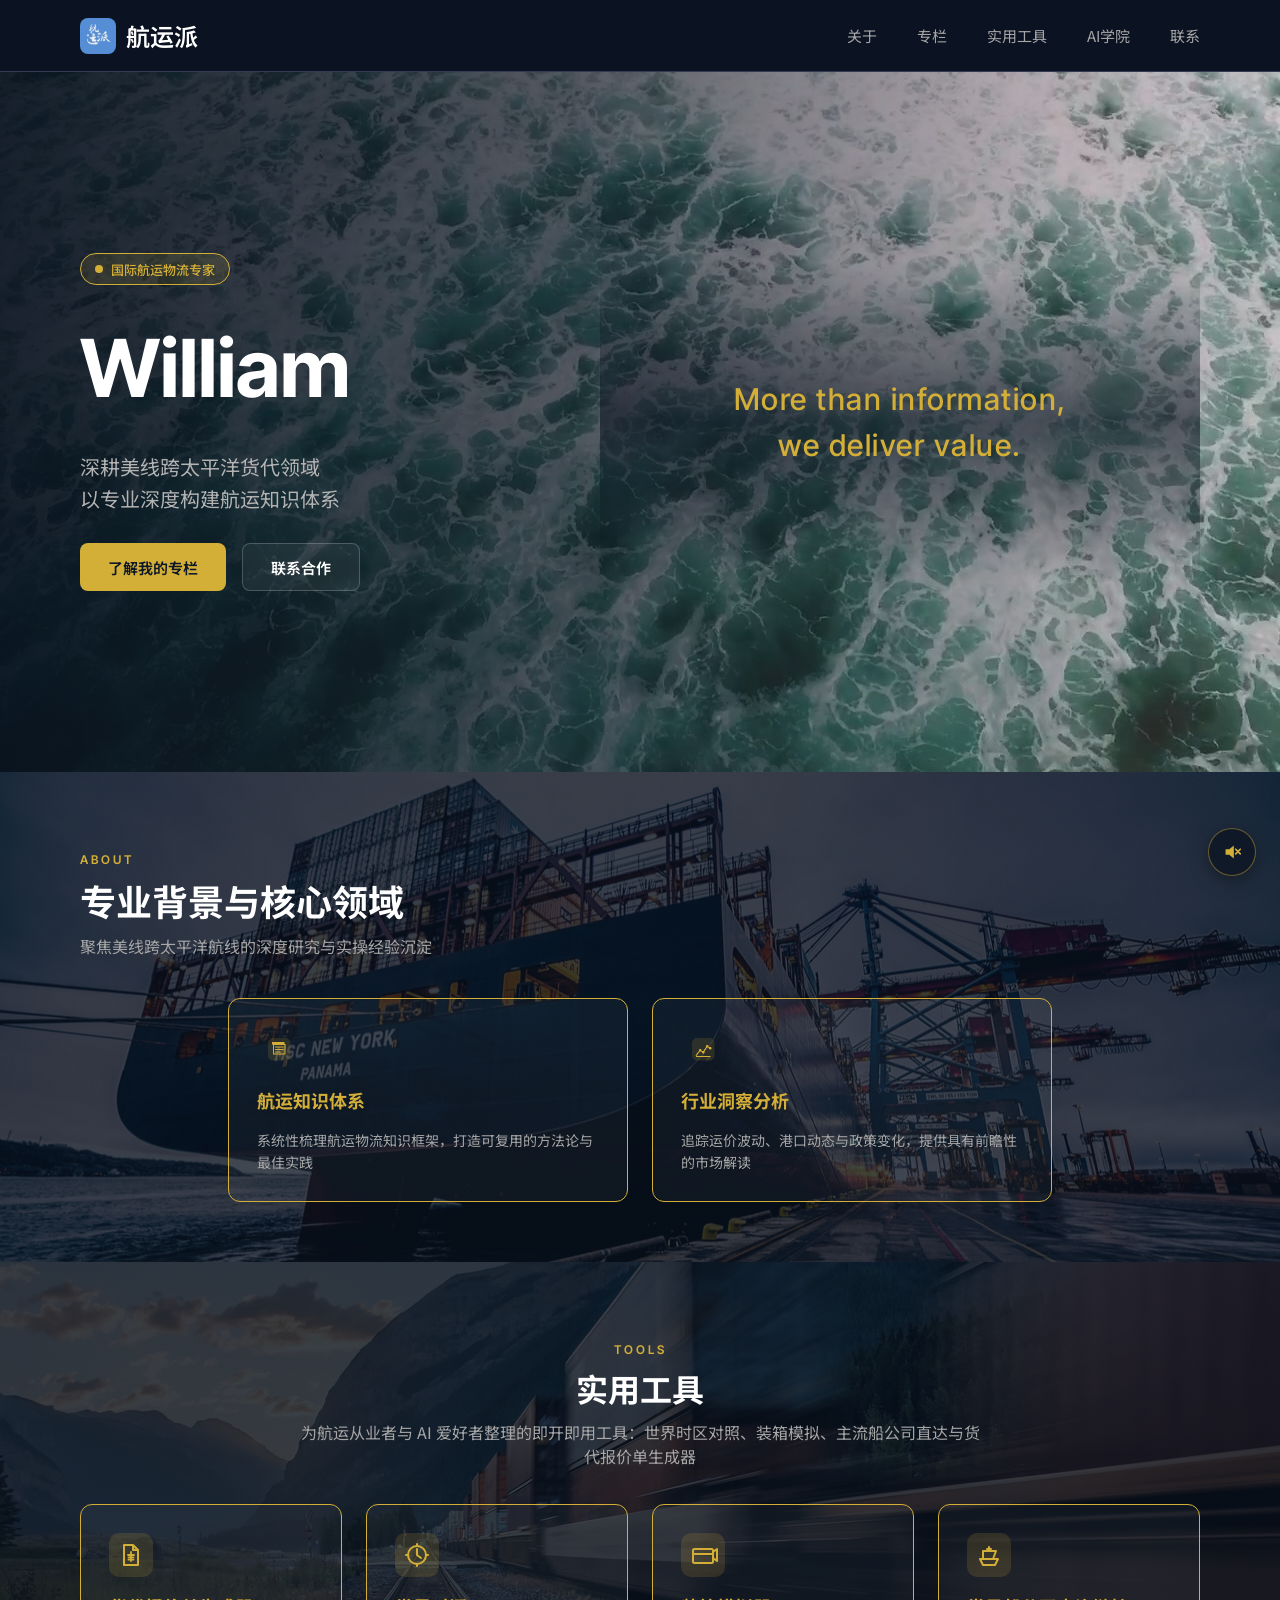
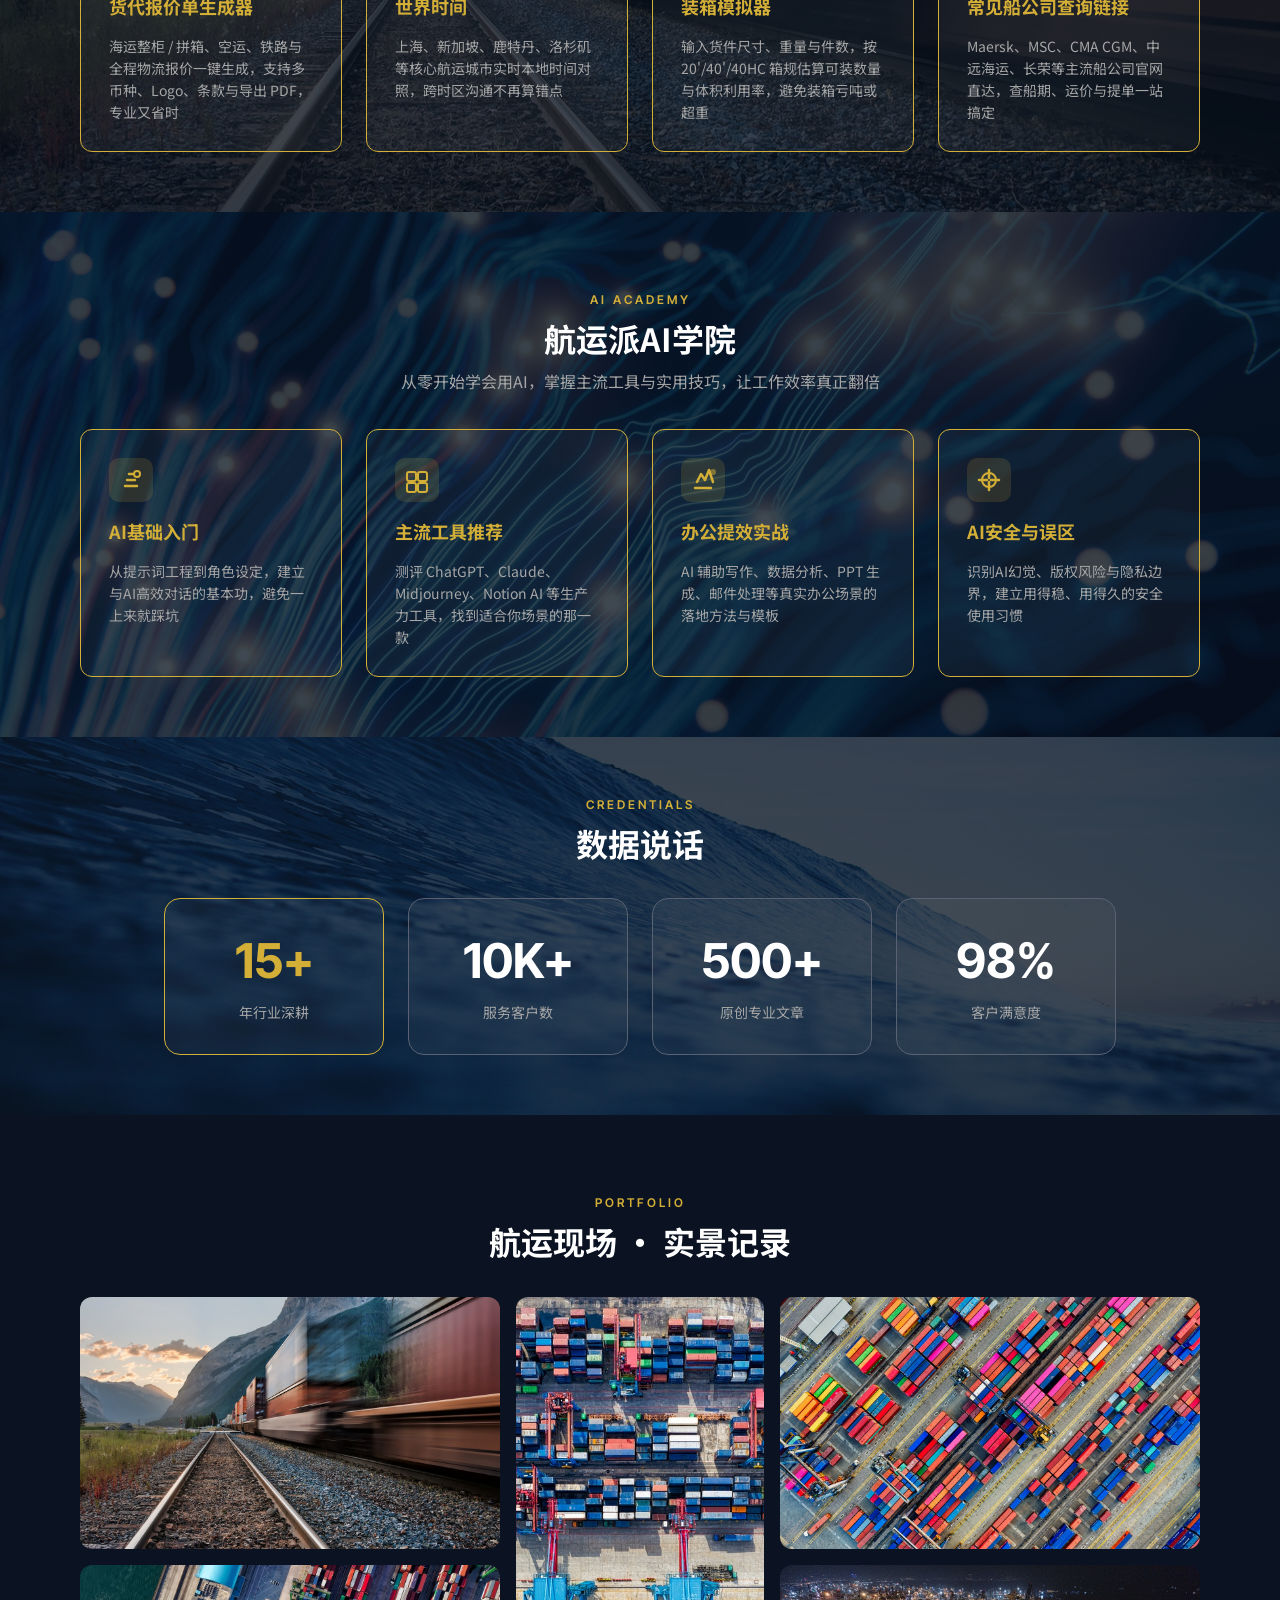
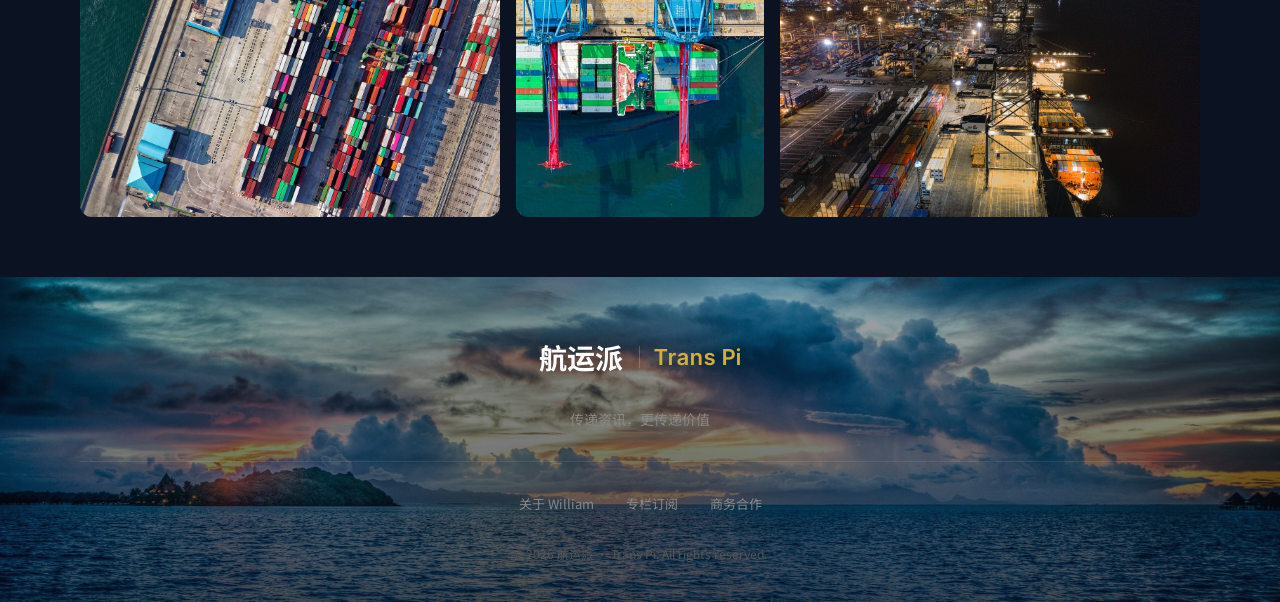
<file: index.html>
<!DOCTYPE html>
<html lang="zh-CN">
<head>
  <meta charset="UTF-8" />
  <meta name="viewport" content="width=device-width, initial-scale=1.0" />
  <meta http-equiv="Cache-Control" content="no-cache, no-store, must-revalidate" />
  <meta http-equiv="Pragma" content="no-cache" />
  <meta http-equiv="Expires" content="0" />
  <title>航运派 · William | 国际航运物流专家</title>
  <link rel="preconnect" href="https://fonts.googleapis.com" />
  <link rel="preconnect" href="https://fonts.gstatic.com" crossorigin />
  <link href="https://fonts.googleapis.com/css2?family=Inter+Tight:wght@400;600;700&family=Noto+Sans+SC:wght@400;500;700&display=swap" rel="stylesheet" />
  <link rel="stylesheet" href="styles.css?v=transpi-tools3-20261001" />
</head>
<body>

  <!-- 背景音乐（默认静音，需点击按钮开启） -->
  <audio id="bgm" loop preload="auto">
    <source src="assets/bgm.mp3" type="audio/mpeg" />
  </audio>

  <!-- 背景音乐开关按钮 -->
  <button id="bgmToggle" class="bgm-toggle" aria-label="背景音乐开关" title="背景音乐">
    <svg class="bgm-icon-on" width="22" height="22" viewBox="0 0 24 24" fill="none" xmlns="http://www.w3.org/2000/svg">
      <path d="M5 9v6h4l5 4V5L9 9H5z" fill="currentColor"/>
      <path d="M16 8.5a4 4 0 010 7" stroke="currentColor" stroke-width="1.8" stroke-linecap="round" fill="none"/>
      <path d="M18.5 6a7 7 0 010 12" stroke="currentColor" stroke-width="1.8" stroke-linecap="round" fill="none"/>
    </svg>
    <svg class="bgm-icon-off" width="22" height="22" viewBox="0 0 24 24" fill="none" xmlns="http://www.w3.org/2000/svg">
      <path d="M5 9v6h4l5 4V5L9 9H5z" fill="currentColor"/>
      <path d="M16 9l5 5m0-5l-5 5" stroke="currentColor" stroke-width="1.8" stroke-linecap="round"/>
    </svg>
  </button>

  <!-- 导航栏 -->
  <nav class="nav">
    <div class="container nav-inner">
      <div class="nav-brand"><img src="assets/logo-square.png" alt="航运派" class="nav-logo" />航运派</div>
      <div class="nav-links">
        <a href="about.html">关于</a>
        <a href="#about">专栏</a>
        <a href="#tools">实用工具</a>
        <a href="#ai-academy">AI学院</a>
        <a href="#footer">联系</a>
      </div>
    </div>
  </nav>

  <!-- Hero 区域 -->
  <header class="hero">
    <video class="hero-video" autoplay muted loop playsinline preload="auto" poster="assets/hero-ocean-poster.jpg">
      <source src="assets/hero-ocean.mp4" type="video/mp4" />
    </video>
    <div class="hero-overlay"></div>
    <div class="container hero-inner">
      <div class="hero-content">
        <div class="hero-tag">
          <span class="hero-dot"></span>
          <span>国际航运物流专家</span>
        </div>
        <h1 class="hero-title">William</h1>
        <p class="hero-sub">深耕美线跨太平洋货代领域<br />以专业深度构建航运知识体系</p>
        <div class="hero-cta">
          <a href="#about" class="btn btn-primary">了解我的专栏</a>
          <a href="#footer" class="btn btn-secondary">联系合作</a>
        </div>
      </div>
      <div class="hero-slogan">
        <span class="slogan-text">More than information,</span>
        <span class="slogan-text">we deliver value.</span>
      </div>
    </div>
  </header>

  <!-- 专业背景与核心领域 -->
  <section class="about" id="about">
    <div class="container about-inner">
      <div class="about-header">
        <div class="about-titleblock">
          <span class="eyebrow">ABOUT</span>
          <h2 class="section-title">专业背景与核心领域</h2>
          <p class="about-desc">聚焦美线跨太平洋航线的深度研究与实操经验沉淀</p>
        </div>
      </div>
      <div class="expertise-grid">
        <a class="expertise-card" href="article-knowledge-list.html">
          <div class="card-icon">
            <img src="assets/card-icon-knowledge.png" alt="航运知识体系" width="44" height="44" />
          </div>
          <h3 class="card-title">航运知识体系</h3>
          <p class="card-desc">系统性梳理航运物流知识框架，打造可复用的方法论与最佳实践</p>
        </a>
        <a class="expertise-card" href="article-insight-list.html">
          <div class="card-icon">
            <img src="assets/card-icon-insight.png" alt="行业洞察分析" width="44" height="44" />
          </div>
          <h3 class="card-title">行业洞察分析</h3>
          <p class="card-desc">追踪运价波动、港口动态与政策变化，提供具有前瞻性的市场解读</p>
        </a>
      </div>
    </div>
  </section>

  

  

<section class="tools" id="tools">
    <div class="container tools-inner">
      <div class="tools-header">
        <span class="eyebrow">TOOLS</span>
        <h2 class="section-title">实用工具</h2>
        <p class="tools-desc">为航运从业者与 AI 爱好者整理的即开即用工具：世界时区对照、装箱模拟、主流船公司直达与货代报价单生成器</p>
      </div>
      <div class="tools-grid">
        <a class="tool-card" href="tool-quote.html">
          <div class="tool-icon">
            <svg width="44" height="44" viewBox="0 0 44 44" fill="none" xmlns="http://www.w3.org/2000/svg">
              <rect width="44" height="44" rx="10" fill="#D4AF37" fill-opacity="0.15" />
              <path d="M15 12h9l5 5v15H15z" stroke="#D4AF37" stroke-width="2" stroke-linejoin="round" />
              <path d="M24 12v5h5" stroke="#D4AF37" stroke-width="2" stroke-linejoin="round" />
              <path d="M19 22h6M22 19v9M19.5 24.4h5M19.5 26.6h5" stroke="#D4AF37" stroke-width="1.8" stroke-linecap="round" />
            </svg>
          </div>
          <h3 class="tool-title">货代报价单生成器</h3>
          <p class="tool-desc">海运整柜 / 拼箱、空运、铁路与全程物流报价一键生成，支持多币种、Logo、条款与导出 PDF，专业又省时</p>
        </a>
        <a class="tool-card" href="tool-worldtime.html">
          <div class="tool-icon">
            <svg width="44" height="44" viewBox="0 0 44 44" fill="none" xmlns="http://www.w3.org/2000/svg">
              <rect width="44" height="44" rx="10" fill="#D4AF37" fill-opacity="0.15" />
              <circle cx="22" cy="22" r="9" stroke="#D4AF37" stroke-width="2" />
              <path d="M22 16v6l4 3" stroke="#D4AF37" stroke-width="2" stroke-linecap="round" stroke-linejoin="round" />
              <path d="M13 22h-2M33 22h-2M22 13v-2M22 33v-2" stroke="#D4AF37" stroke-width="2" stroke-linecap="round" />
            </svg>
          </div>
          <h3 class="tool-title">世界时间</h3>
          <p class="tool-desc">上海、新加坡、鹿特丹、洛杉矶等核心航运城市实时本地时间对照，跨时区沟通不再算错点</p>
        </a>
        <a class="tool-card" href="tool-packing.html">
          <div class="tool-icon">
            <svg width="44" height="44" viewBox="0 0 44 44" fill="none" xmlns="http://www.w3.org/2000/svg">
              <rect width="44" height="44" rx="10" fill="#D4AF37" fill-opacity="0.15" />
              <rect x="12" y="16" width="20" height="14" rx="1.5" stroke="#D4AF37" stroke-width="2" />
              <path d="M32 19l4-3v12l-4-3z" stroke="#D4AF37" stroke-width="2" stroke-linejoin="round" />
              <path d="M12 21h20" stroke="#D4AF37" stroke-width="2" />
            </svg>
          </div>
          <h3 class="tool-title">装箱模拟器</h3>
          <p class="tool-desc">输入货件尺寸、重量与件数，按 20'/40'/40HC 箱规估算可装数量与体积利用率，避免装箱亏吨或超重</p>
        </a>
        <a class="tool-card" href="tool-carriers.html">
          <div class="tool-icon">
            <svg width="44" height="44" viewBox="0 0 44 44" fill="none" xmlns="http://www.w3.org/2000/svg">
              <rect width="44" height="44" rx="10" fill="#D4AF37" fill-opacity="0.15" />
              <path d="M13 26h18l-3 6H16z" stroke="#D4AF37" stroke-width="2" stroke-linejoin="round" />
              <path d="M16 26V18h13l-3 8" stroke="#D4AF37" stroke-width="2" stroke-linejoin="round" />
              <path d="M22 14v4M20 16h4" stroke="#D4AF37" stroke-width="2" stroke-linecap="round" />
            </svg>
          </div>
          <h3 class="tool-title">常见船公司查询链接</h3>
          <p class="tool-desc">Maersk、MSC、CMA CGM、中远海运、长荣等主流船公司官网直达，查船期、运价与提单一站搞定</p>
        </a>
        
      </div>
    </div>
  </section>

<!-- 航运派AI学院 -->
  <section class="ai-academy" id="ai-academy">
    <div class="container ai-academy-inner">
      <div class="ai-academy-header">
        <span class="eyebrow">AI ACADEMY</span>
        <h2 class="section-title">航运派AI学院</h2>
        <p class="ai-academy-desc">从零开始学会用AI，掌握主流工具与实用技巧，让工作效率真正翻倍</p>
      </div>
      <div class="ai-grid">
        <a class="ai-card" href="article-ai-concept.html">
          <div class="ai-icon">
            <svg width="44" height="44" viewBox="0 0 44 44" fill="none" xmlns="http://www.w3.org/2000/svg">
              <rect width="44" height="44" rx="10" fill="#D4AF37" fill-opacity="0.15" />
              <path d="M16 28h12M18 22h8M20 16h4" stroke="#D4AF37" stroke-width="2.5" stroke-linecap="round" />
              <circle cx="28" cy="16" r="3" stroke="#D4AF37" stroke-width="2" />
            </svg>
          </div>
          <h3 class="ai-card-title">AI基础入门</h3>
          <p class="ai-card-desc">从提示词工程到角色设定，建立与AI高效对话的基本功，避免一上来就踩坑</p>
        </a>
        <div class="ai-card">
          <div class="ai-icon">
            <svg width="44" height="44" viewBox="0 0 44 44" fill="none" xmlns="http://www.w3.org/2000/svg">
              <rect width="44" height="44" rx="10" fill="#D4AF37" fill-opacity="0.15" />
              <rect x="12" y="14" width="9" height="9" rx="2" stroke="#D4AF37" stroke-width="2" />
              <rect x="23" y="14" width="9" height="9" rx="2" stroke="#D4AF37" stroke-width="2" />
              <rect x="12" y="25" width="9" height="9" rx="2" stroke="#D4AF37" stroke-width="2" />
              <rect x="23" y="25" width="9" height="9" rx="2" stroke="#D4AF37" stroke-width="2" />
            </svg>
          </div>
          <h3 class="ai-card-title">主流工具推荐</h3>
          <p class="ai-card-desc">测评 ChatGPT、Claude、Midjourney、Notion AI 等生产力工具，找到适合你场景的那一款</p>
        </div>
        <div class="ai-card">
          <div class="ai-icon">
            <svg width="44" height="44" viewBox="0 0 44 44" fill="none" xmlns="http://www.w3.org/2000/svg">
              <rect width="44" height="44" rx="10" fill="#D4AF37" fill-opacity="0.15" />
              <path d="M14 30h16M16 24l4-8 4 6 4-10 4 12" stroke="#D4AF37" stroke-width="2.5" stroke-linecap="round" stroke-linejoin="round" />
              <circle cx="32" cy="14" r="3" fill="#D4AF37" fill-opacity="0.5" />
            </svg>
          </div>
          <h3 class="ai-card-title">办公提效实战</h3>
          <p class="ai-card-desc">AI 辅助写作、数据分析、PPT 生成、邮件处理等真实办公场景的落地方法与模板</p>
        </div>
        <div class="ai-card">
          <div class="ai-icon">
            <svg width="44" height="44" viewBox="0 0 44 44" fill="none" xmlns="http://www.w3.org/2000/svg">
              <rect width="44" height="44" rx="10" fill="#D4AF37" fill-opacity="0.15" />
              <path d="M22 12v8m0 4v8M12 22h8m4 0h8" stroke="#D4AF37" stroke-width="2.5" stroke-linecap="round" />
              <circle cx="22" cy="22" r="7" stroke="#D4AF37" stroke-width="2" />
            </svg>
          </div>
          <h3 class="ai-card-title">AI安全与误区</h3>
          <p class="ai-card-desc">识别AI幻觉、版权风险与隐私边界，建立用得稳、用得久的安全使用习惯</p>
        </div>
      </div>
    </div>
  </section>

  <!-- 数据说话 -->
  <section class="metrics">
    <div class="container metrics-inner">
      <div class="metrics-header">
        <span class="eyebrow">CREDENTIALS</span>
        <h2 class="section-title">数据说话</h2>
      </div>
      <div class="metrics-grid">
        <div class="metric-card metric-card--gold">
          <div class="metric-num">15+</div>
          <div class="metric-label">年行业深耕</div>
        </div>
        <div class="metric-card">
          <div class="metric-num">10K+</div>
          <div class="metric-label">服务客户数</div>
        </div>
        <div class="metric-card">
          <div class="metric-num">500+</div>
          <div class="metric-label">原创专业文章</div>
        </div>
        <div class="metric-card">
          <div class="metric-num">98%</div>
          <div class="metric-label">客户满意度</div>
        </div>
      </div>
    </div>
  </section>

  <!-- 航运现场 · 实景记录 -->
  <section class="gallery" id="gallery">
    <div class="container gallery-inner">
      <div class="gallery-header">
        <span class="eyebrow">PORTFOLIO</span>
        <h2 class="section-title">航运现场 · 实景记录</h2>
      </div>
      <div class="gallery-grid">
        <div class="gallery-col">
          <div class="gallery-img" style="background-image:url('assets/gallery-train.jpg')"></div>
          <div class="gallery-img" style="background-image:url('assets/gallery-a.jpg')"></div>
        </div>
        <div class="gallery-img gallery-img--center" style="background-image:url('assets/gallery-port.jpg')"></div>
        <div class="gallery-col">
          <div class="gallery-img" style="background-image:url('assets/gallery-b.jpg')"></div>
          <div class="gallery-img" style="background-image:url('assets/gallery-c.jpg')"></div>
        </div>
      </div>
    </div>
  </section>
  <!-- 实用工具 -->
  
  <!-- 页脚 -->
  <footer class="footer" id="footer">
    <div class="container footer-inner">
      <div class="footer-brand">
        <span class="footer-logo">航运派</span>
        <span class="footer-logo-en">Trans Pi</span>
      </div>
      <p class="footer-tagline">传递资讯，更传递价值</p>
      <div class="footer-divider"></div>
      <div class="footer-links">
        <a href="about.html">关于 William</a>
        <a href="#about">专栏订阅</a>
        <a href="#footer">商务合作</a>
      </div>
      <p class="footer-copy">© 2026 航运派 · Trans Pi. All rights reserved.</p>
    </div>
  </footer>

  <script>
    (function () {
      var audio = document.getElementById('bgm');
      var btn = document.getElementById('bgmToggle');
      if (!audio || !btn) return;
      audio.volume = 0.25;

      var KEY_TIME = 'bgm_currentTime';
      var KEY_STATE = 'bgm_isPlaying';

      function markPlaying() { btn.classList.add('is-playing'); localStorage.setItem(KEY_STATE, '1'); }
      function markPaused()  { btn.classList.remove('is-playing'); localStorage.setItem(KEY_STATE, '0'); }

      function tryPlay() {
        audio.play().then(markPlaying).catch(function (e) {
          console.warn('BGM autoplay blocked, waiting for first user gesture:', e);
        });
      }

      // 跨页面恢复播放进度
      var savedTime = parseFloat(localStorage.getItem(KEY_TIME) || '0');
      if (savedTime > 0 && !isNaN(savedTime) && isFinite(savedTime)) {
        try { audio.currentTime = savedTime; } catch (e) {}
      }
      var wasPlaying = localStorage.getItem(KEY_STATE) === '1';
      if (wasPlaying) {
        tryPlay();
      }

      // 节流记录进度（每 1 秒）
      var lastSaved = 0;
      audio.addEventListener('timeupdate', function () {
        var now = Date.now();
        if (now - lastSaved > 1000) {
          localStorage.setItem(KEY_TIME, String(audio.currentTime));
          lastSaved = now;
        }
      });

      // 页面卸载前最后保存一次
      window.addEventListener('beforeunload', function () {
        localStorage.setItem(KEY_TIME, String(audio.currentTime));
        localStorage.setItem(KEY_STATE, audio.paused ? '0' : '1');
      });

      // 首次用户交互兜底（仅当上次是播放状态）
      function firstGesture() {
        if (wasPlaying && audio.paused) {
          tryPlay();
        }
        document.removeEventListener('click',     firstGesture, true);
        document.removeEventListener('keydown',   firstGesture, true);
        document.removeEventListener('pointerdown', firstGesture, true);
      }
      document.addEventListener('click',     firstGesture, true);
      document.addEventListener('keydown',   firstGesture, true);
      document.addEventListener('pointerdown', firstGesture, true);

      // 手动开关
      btn.addEventListener('click', function (ev) {
        ev.stopPropagation();
        if (audio.paused) {
          audio.play().then(markPlaying).catch(function (e) { console.warn('BGM play failed:', e); });
        } else {
          audio.pause();
          markPaused();
        }
      });

      // 切回标签页时恢复
      document.addEventListener('visibilitychange', function () {
        if (!document.hidden && audio.paused && localStorage.getItem(KEY_STATE) === '1') {
          tryPlay();
        }
      });
    })();
  </script>

</body>
</html>
</file>
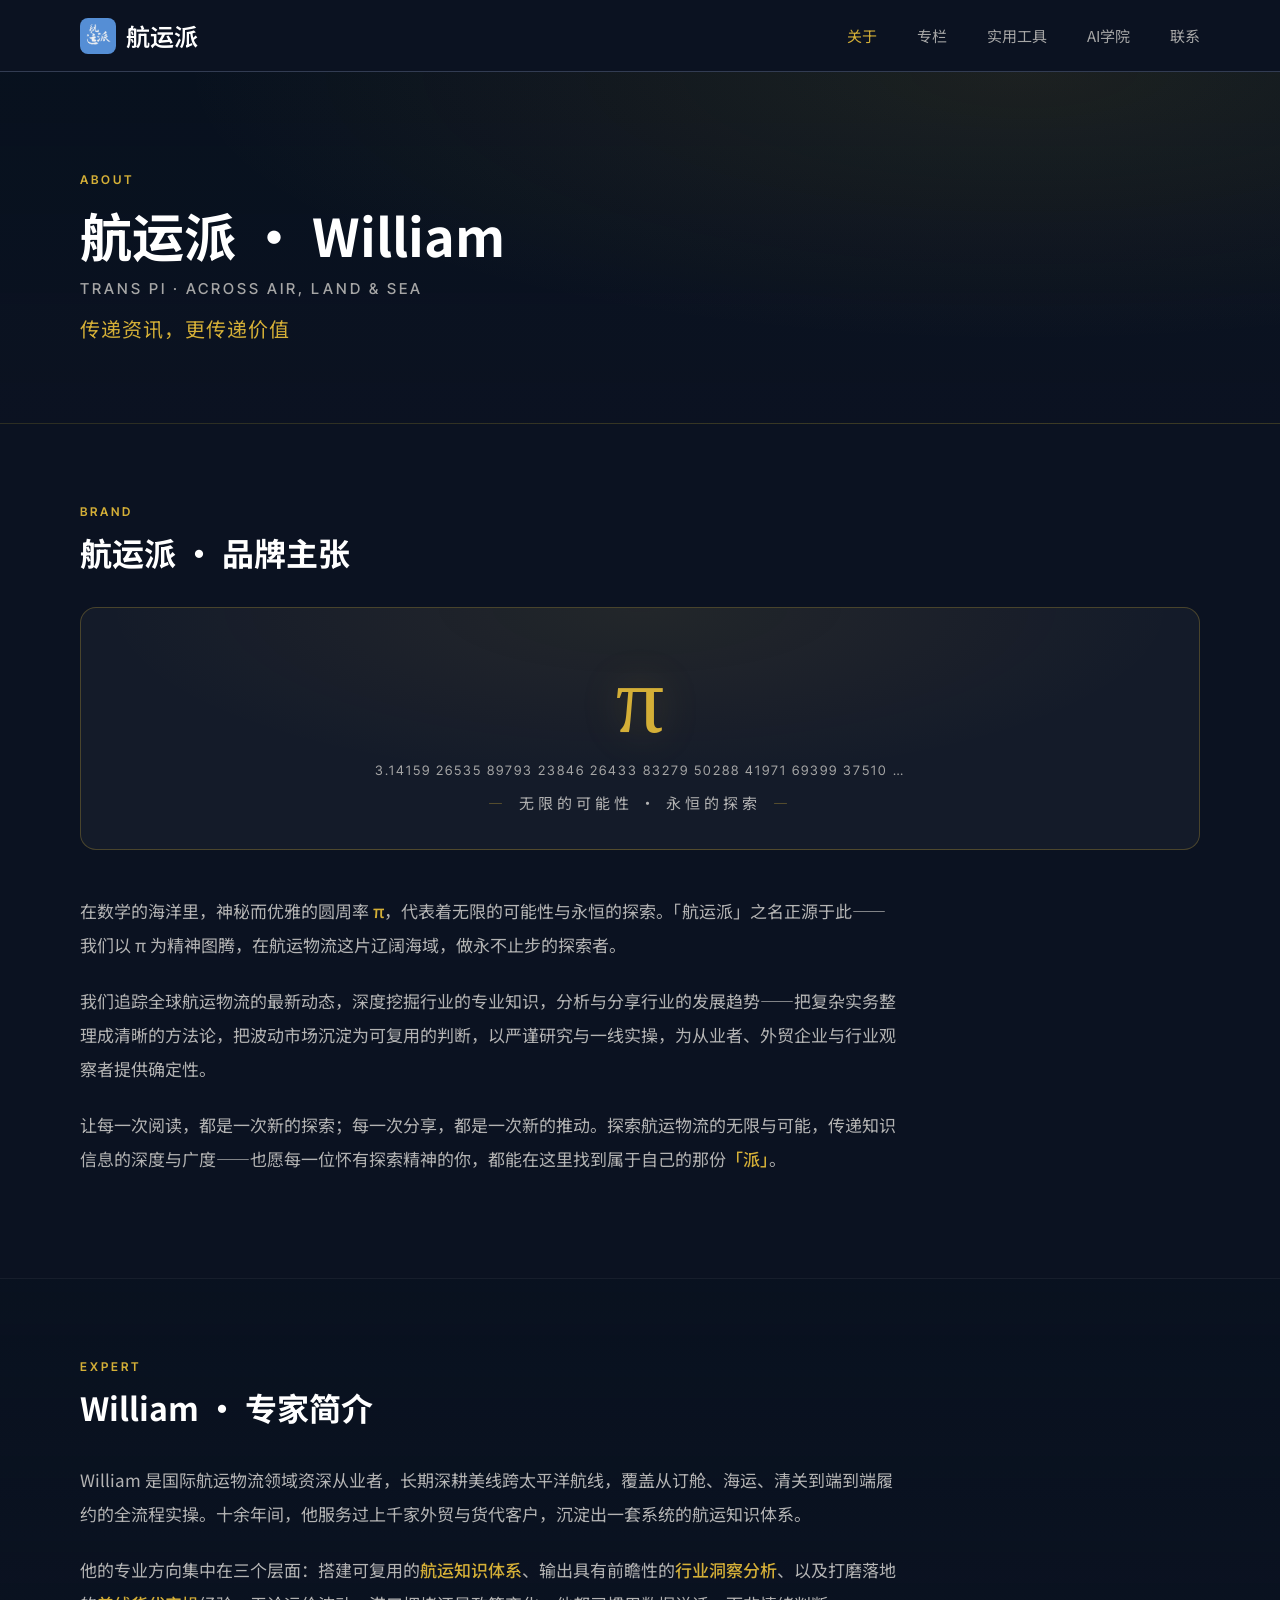
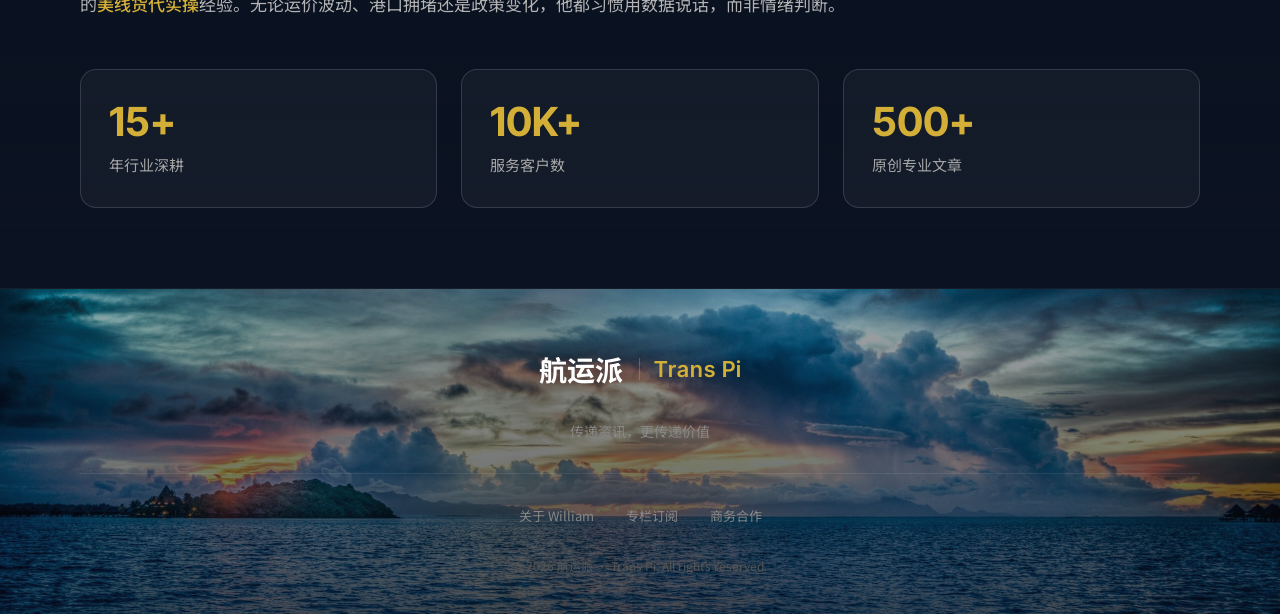
<file: about.html>
<!DOCTYPE html>
<html lang="zh-CN">
<head>
  <meta charset="UTF-8" />
  <meta name="viewport" content="width=device-width, initial-scale=1.0" />
  <meta http-equiv="Cache-Control" content="no-cache, no-store, must-revalidate" />
  <meta http-equiv="Pragma" content="no-cache" />
  <meta http-equiv="Expires" content="0" />
  <title>关于航运派 · William | 国际航运物流专家</title>
  <link rel="preconnect" href="https://fonts.googleapis.com" />
  <link rel="preconnect" href="https://fonts.gstatic.com" crossorigin />
  <link href="https://fonts.googleapis.com/css2?family=Inter+Tight:wght@400;600;700&family=Noto+Sans+SC:wght@400;500;700&display=swap" rel="stylesheet" />
  <link rel="stylesheet" href="styles.css?v=transpi-text-20261001" />
  <link rel="stylesheet" href="about-page.css?v=transpi-across-20261001" />
</head>
<body>

  <!-- 导航栏 -->
  <nav class="nav">
    <div class="container nav-inner">
      <div class="nav-brand"><img src="assets/logo-square.png" alt="航运派" class="nav-logo" />航运派</div>
      <div class="nav-links">
        <a href="about.html" class="is-active">关于</a>
        <a href="index.html#about">专栏</a>
        <a href="index.html#tools">实用工具</a>
        <a href="index.html#ai-academy">AI学院</a>
        <a href="index.html#footer">联系</a>
      </div>
    </div>
  </nav>

  <!-- 关于页 Hero -->
  <header class="about-hero">
    <div class="container">
      <span class="eyebrow">ABOUT</span>
      <h1 class="about-hero-title">航运派 · William</h1>
      <p class="about-hero-en">Trans Pi · Across Air, Land &amp; Sea</p>
      <p class="about-hero-sub">传递资讯，更传递价值</p>
    </div>
  </header>

  <!-- 航运派 · 品牌主张 -->
  <section class="about-block">
    <div class="container about-block-inner">
      <div class="about-block-head">
        <span class="eyebrow">BRAND</span>
        <h2 class="section-title">航运派 · 品牌主张</h2>
      </div>

      <!-- π 精神图腾 -->
      <div class="brand-pi">
        <div class="brand-pi-symbol">π</div>
        <div class="brand-pi-digits">3.14159 26535 89793 23846 26433 83279 50288 41971 69399 37510 …</div>
        <div class="brand-pi-caption">无限的可能性 · 永恒的探索</div>
      </div>

      <div class="about-prose">
        <p>在数学的海洋里，神秘而优雅的圆周率 <strong class="gold">π</strong>，代表着无限的可能性与永恒的探索。「航运派」之名正源于此——我们以 π 为精神图腾，在航运物流这片辽阔海域，做永不止步的探索者。</p>
        <p>我们追踪全球航运物流的最新动态，深度挖掘行业的专业知识，分析与分享行业的发展趋势——把复杂实务整理成清晰的方法论，把波动市场沉淀为可复用的判断，以严谨研究与一线实操，为从业者、外贸企业与行业观察者提供确定性。</p>
        <p>让每一次阅读，都是一次新的探索；每一次分享，都是一次新的推动。探索航运物流的无限与可能，传递知识信息的深度与广度——也愿每一位怀有探索精神的你，都能在这里找到属于自己的那份<strong class="gold">「派」</strong>。</p>
      </div>
    </div>
  </section>

  <!-- William · 专家简介 -->
  <section class="about-block about-block--alt">
    <div class="container about-block-inner">
      <div class="about-block-head">
        <span class="eyebrow">EXPERT</span>
        <h2 class="section-title">William · 专家简介</h2>
      </div>
      <div class="about-prose">
        <p>William 是国际航运物流领域资深从业者，长期深耕美线跨太平洋航线，覆盖从订舱、海运、清关到端到端履约的全流程实操。十余年间，他服务过上千家外贸与货代客户，沉淀出一套系统的航运知识体系。</p>
        <p>他的专业方向集中在三个层面：搭建可复用的<strong class="gold">航运知识体系</strong>、输出具有前瞻性的<strong class="gold">行业洞察分析</strong>、以及打磨落地的<strong class="gold">美线货代实操</strong>经验。无论运价波动、港口拥堵还是政策变化，他都习惯用数据说话，而非情绪判断。</p>
      </div>
      <div class="about-highlights">
        <div class="about-highlight">
          <div class="about-highlight-num">15+</div>
          <div class="about-highlight-label">年行业深耕</div>
        </div>
        <div class="about-highlight">
          <div class="about-highlight-num">10K+</div>
          <div class="about-highlight-label">服务客户数</div>
        </div>
        <div class="about-highlight">
          <div class="about-highlight-num">500+</div>
          <div class="about-highlight-label">原创专业文章</div>
        </div>
      </div>
    </div>
  </section>

  <!-- 页脚 -->
  <footer class="footer" id="footer">
    <div class="container footer-inner">
      <div class="footer-brand">
        <span class="footer-logo">航运派</span>
        <span class="footer-logo-en">Trans Pi</span>
      </div>
      <p class="footer-tagline">传递资讯，更传递价值</p>
      <div class="footer-divider"></div>
      <div class="footer-links">
        <a href="about.html">关于 William</a>
        <a href="index.html#about">专栏订阅</a>
        <a href="index.html#footer">商务合作</a>
      </div>
      <p class="footer-copy">© 2026 航运派 · Trans Pi. All rights reserved.</p>
    </div>
  </footer>

</body>
</html>
</file>
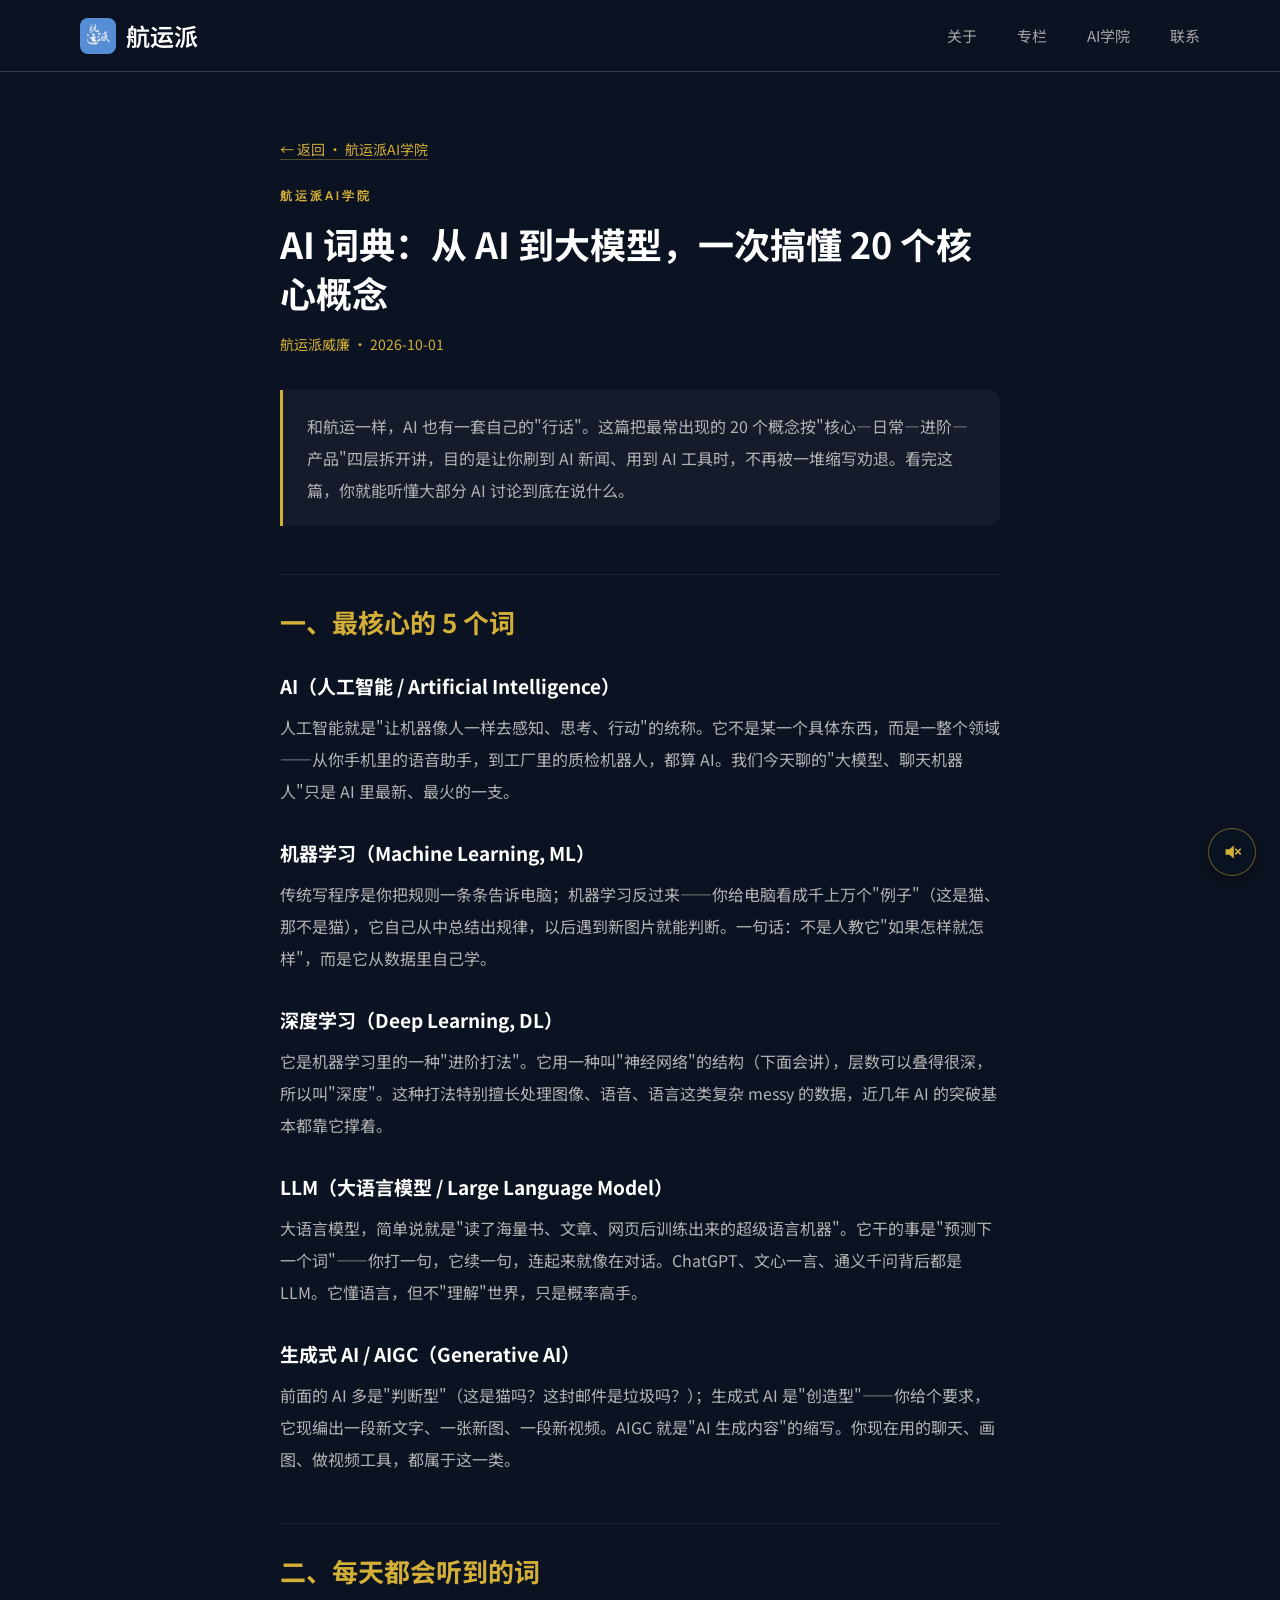
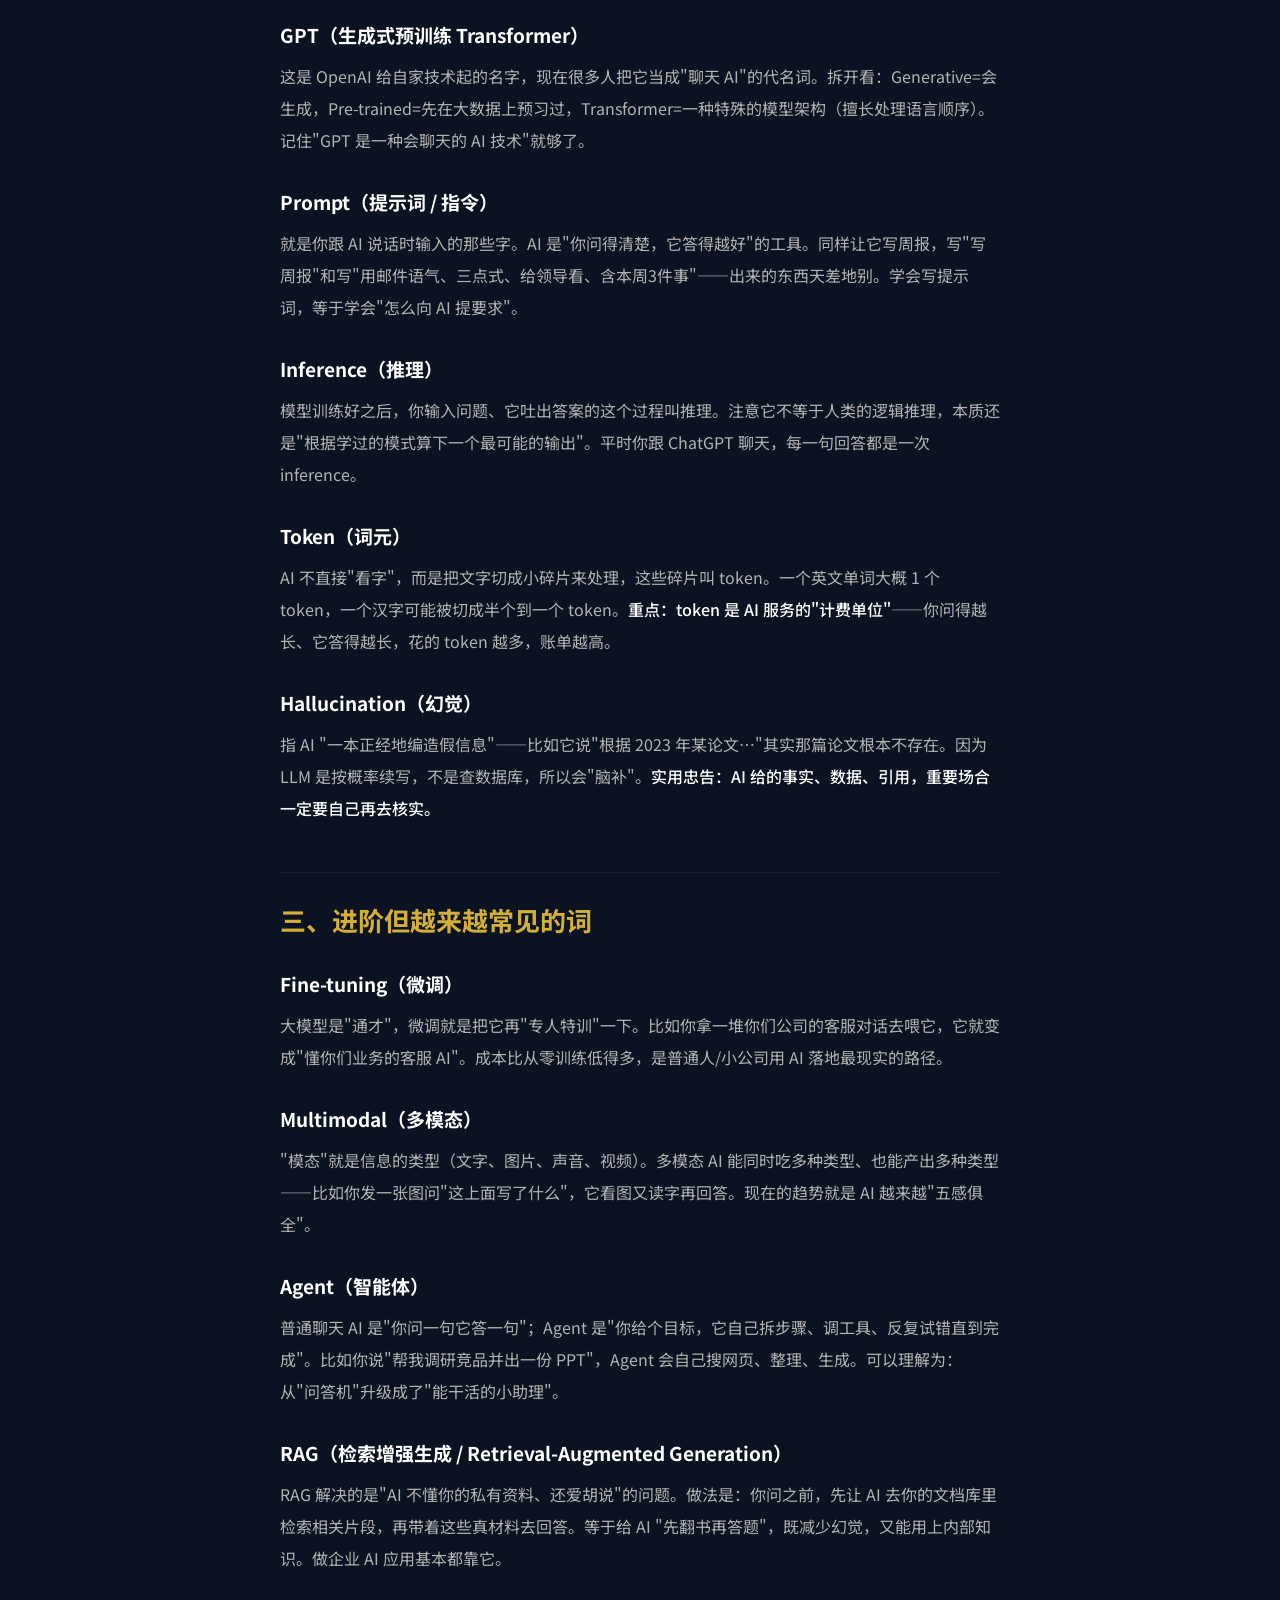
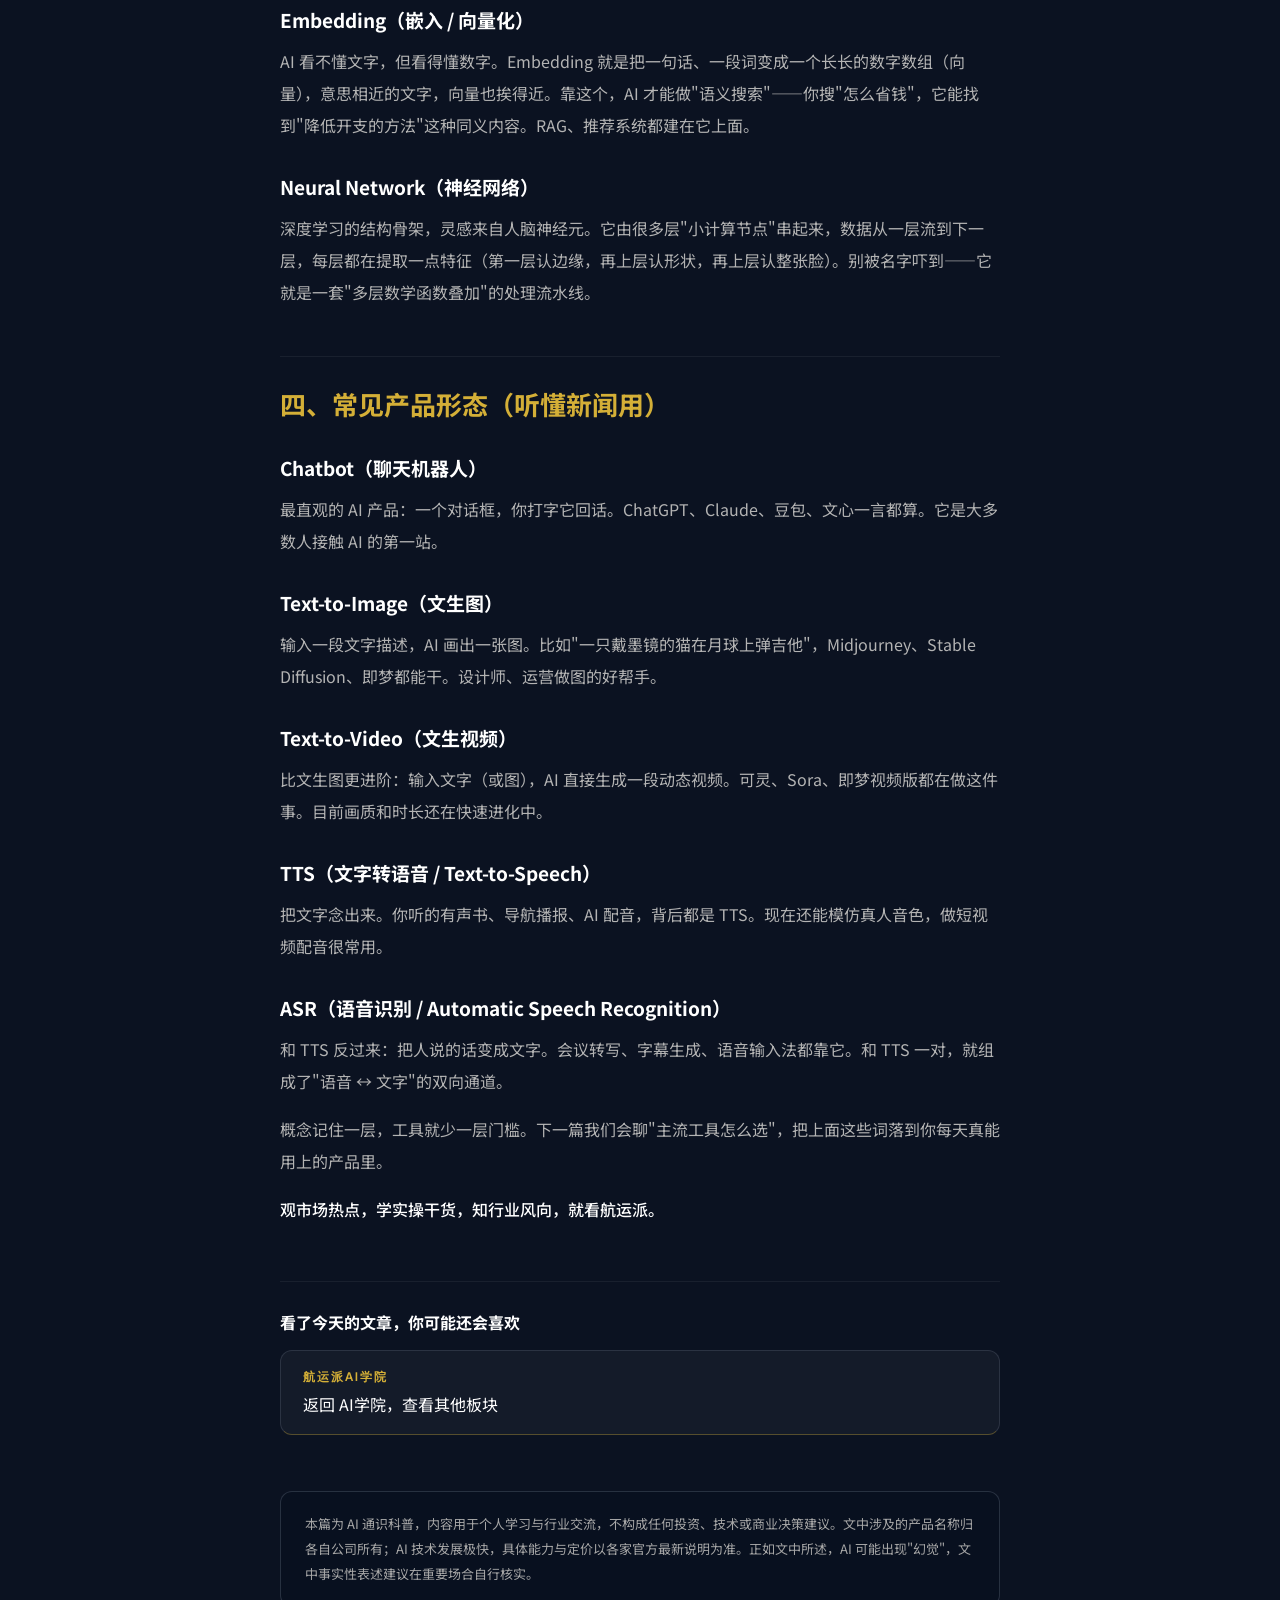
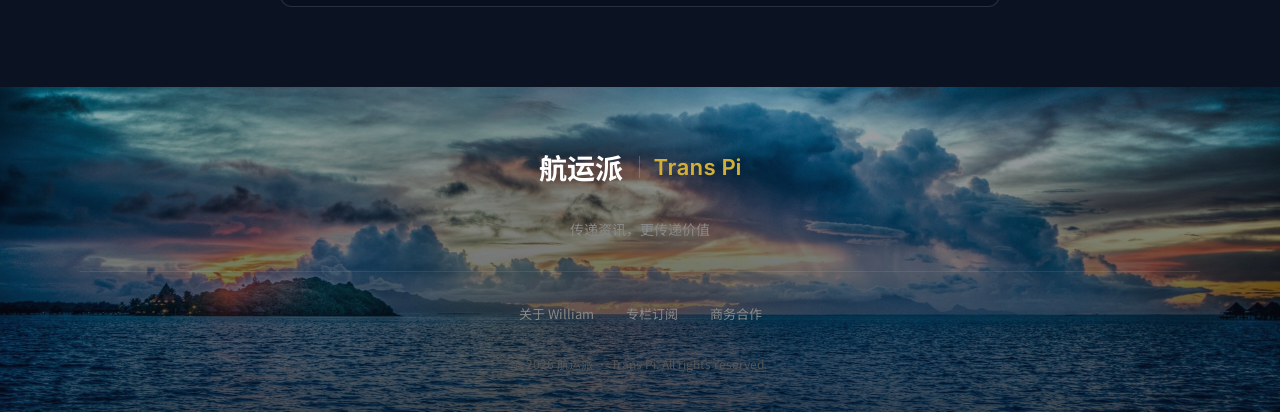
<file: article-ai-concept.html>
<!DOCTYPE html>
<html lang="zh-CN">
<head>
  <meta charset="UTF-8" />
  <meta name="viewport" content="width=device-width, initial-scale=1.0" />
  <meta http-equiv="Cache-Control" content="no-cache, no-store, must-revalidate" />
  <meta http-equiv="Pragma" content="no-cache" />
  <meta http-equiv="Expires" content="0" />
  <title>AI 词典：从 AI 到大模型，一次搞懂 20 个核心概念 | 航运派</title>
  <link rel="preconnect" href="https://fonts.googleapis.com" />
  <link rel="preconnect" href="https://fonts.gstatic.com" crossorigin />
  <link href="https://fonts.googleapis.com/css2?family=Inter+Tight:wght@400;600;700&family=Noto+Sans+SC:wght@400;500;700&display=swap" rel="stylesheet" />
  <link rel="stylesheet" href="styles.css?v=transpi-text-20261001" />
  <link rel="stylesheet" href="article.css?v=ai-concept-20261001" />
</head>
<body>

  <!-- 背景音乐 -->
  <audio id="bgm" loop preload="auto">
    <source src="assets/bgm.mp3" type="audio/mpeg" />
  </audio>
  <button id="bgmToggle" class="bgm-toggle" aria-label="背景音乐开关" title="背景音乐">
    <svg class="bgm-icon-on" width="22" height="22" viewBox="0 0 24 24" fill="none" xmlns="http://www.w3.org/2000/svg">
      <path d="M5 9v6h4l5 4V5L9 9H5z" fill="currentColor"/>
      <path d="M16 8.5a4 4 0 010 7" stroke="currentColor" stroke-width="1.8" stroke-linecap="round" fill="none"/>
      <path d="M18.5 6a7 7 0 010 12" stroke="currentColor" stroke-width="1.8" stroke-linecap="round" fill="none"/>
    </svg>
    <svg class="bgm-icon-off" width="22" height="22" viewBox="0 0 24 24" fill="none" xmlns="http://www.w3.org/2000/svg">
      <path d="M5 9v6h4l5 4V5L9 9H5z" fill="currentColor"/>
      <path d="M16 9l5 5m0-5l-5 5" stroke="currentColor" stroke-width="1.8" stroke-linecap="round"/>
    </svg>
  </button>

  <!-- 导航栏 -->
  <nav class="nav">
    <div class="container nav-inner">
      <div class="nav-brand"><img src="assets/logo-square.png" alt="航运派" class="nav-logo" />航运派</div>
      <div class="nav-links">
        <a href="about.html">关于</a>
        <a href="index.html#about">专栏</a>
        <a href="index.html#ai-academy">AI学院</a>
        <a href="index.html#footer">联系</a>
      </div>
    </div>
  </nav>

  <!-- 文章主体 -->
  <article class="article">
    <div class="container article-inner">
      <a class="article-back" href="index.html#ai-academy">← 返回 · 航运派AI学院</a>
      <span class="eyebrow">航运派AI学院</span>
      <h1 class="article-title">AI 词典：从 AI 到大模型，一次搞懂 20 个核心概念</h1>
      <div class="article-meta">航运派威廉 · 2026-10-01</div>
      <p class="article-lede">和航运一样，AI 也有一套自己的"行话"。这篇把最常出现的 20 个概念按"核心—日常—进阶—产品"四层拆开讲，目的是让你刷到 AI 新闻、用到 AI 工具时，不再被一堆缩写劝退。看完这篇，你就能听懂大部分 AI 讨论到底在说什么。</p>

      <h2>一、最核心的 5 个词</h2>

      <h3>AI（人工智能 / Artificial Intelligence）</h3>
      <p>人工智能就是"让机器像人一样去感知、思考、行动"的统称。它不是某一个具体东西，而是一整个领域——从你手机里的语音助手，到工厂里的质检机器人，都算 AI。我们今天聊的"大模型、聊天机器人"只是 AI 里最新、最火的一支。</p>

      <h3>机器学习（Machine Learning, ML）</h3>
      <p>传统写程序是你把规则一条条告诉电脑；机器学习反过来——你给电脑看成千上万个"例子"（这是猫、那不是猫），它自己从中总结出规律，以后遇到新图片就能判断。一句话：不是人教它"如果怎样就怎样"，而是它从数据里自己学。</p>

      <h3>深度学习（Deep Learning, DL）</h3>
      <p>它是机器学习里的一种"进阶打法"。它用一种叫"神经网络"的结构（下面会讲），层数可以叠得很深，所以叫"深度"。这种打法特别擅长处理图像、语音、语言这类复杂 messy 的数据，近几年 AI 的突破基本都靠它撑着。</p>

      <h3>LLM（大语言模型 / Large Language Model）</h3>
      <p>大语言模型，简单说就是"读了海量书、文章、网页后训练出来的超级语言机器"。它干的事是"预测下一个词"——你打一句，它续一句，连起来就像在对话。ChatGPT、文心一言、通义千问背后都是 LLM。它懂语言，但不"理解"世界，只是概率高手。</p>

      <h3>生成式 AI / AIGC（Generative AI）</h3>
      <p>前面的 AI 多是"判断型"（这是猫吗？这封邮件是垃圾吗？）；生成式 AI 是"创造型"——你给个要求，它现编出一段新文字、一张新图、一段新视频。AIGC 就是"AI 生成内容"的缩写。你现在用的聊天、画图、做视频工具，都属于这一类。</p>

      <h2>二、每天都会听到的词</h2>

      <h3>GPT（生成式预训练 Transformer）</h3>
      <p>这是 OpenAI 给自家技术起的名字，现在很多人把它当成"聊天 AI"的代名词。拆开看：Generative=会生成，Pre-trained=先在大数据上预习过，Transformer=一种特殊的模型架构（擅长处理语言顺序）。记住"GPT 是一种会聊天的 AI 技术"就够了。</p>

      <h3>Prompt（提示词 / 指令）</h3>
      <p>就是你跟 AI 说话时输入的那些字。AI 是"你问得清楚，它答得越好"的工具。同样让它写周报，写"写周报"和写"用邮件语气、三点式、给领导看、含本周3件事"——出来的东西天差地别。学会写提示词，等于学会"怎么向 AI 提要求"。</p>

      <h3>Inference（推理）</h3>
      <p>模型训练好之后，你输入问题、它吐出答案的这个过程叫推理。注意它不等于人类的逻辑推理，本质还是"根据学过的模式算下一个最可能的输出"。平时你跟 ChatGPT 聊天，每一句回答都是一次 inference。</p>

      <h3>Token（词元）</h3>
      <p>AI 不直接"看字"，而是把文字切成小碎片来处理，这些碎片叫 token。一个英文单词大概 1 个 token，一个汉字可能被切成半个到一个 token。<strong>重点：token 是 AI 服务的"计费单位"</strong>——你问得越长、它答得越长，花的 token 越多，账单越高。</p>

      <h3>Hallucination（幻觉）</h3>
      <p>指 AI "一本正经地编造假信息"——比如它说"根据 2023 年某论文…"其实那篇论文根本不存在。因为 LLM 是按概率续写，不是查数据库，所以会"脑补"。<strong>实用忠告：AI 给的事实、数据、引用，重要场合一定要自己再去核实。</strong></p>

      <h2>三、进阶但越来越常见的词</h2>

      <h3>Fine-tuning（微调）</h3>
      <p>大模型是"通才"，微调就是把它再"专人特训"一下。比如你拿一堆你们公司的客服对话去喂它，它就变成"懂你们业务的客服 AI"。成本比从零训练低得多，是普通人/小公司用 AI 落地最现实的路径。</p>

      <h3>Multimodal（多模态）</h3>
      <p>"模态"就是信息的类型（文字、图片、声音、视频）。多模态 AI 能同时吃多种类型、也能产出多种类型——比如你发一张图问"这上面写了什么"，它看图又读字再回答。现在的趋势就是 AI 越来越"五感俱全"。</p>

      <h3>Agent（智能体）</h3>
      <p>普通聊天 AI 是"你问一句它答一句"；Agent 是"你给个目标，它自己拆步骤、调工具、反复试错直到完成"。比如你说"帮我调研竞品并出一份 PPT"，Agent 会自己搜网页、整理、生成。可以理解为：从"问答机"升级成了"能干活的小助理"。</p>

      <h3>RAG（检索增强生成 / Retrieval-Augmented Generation）</h3>
      <p>RAG 解决的是"AI 不懂你的私有资料、还爱胡说"的问题。做法是：你问之前，先让 AI 去你的文档库里检索相关片段，再带着这些真材料去回答。等于给 AI "先翻书再答题"，既减少幻觉，又能用上内部知识。做企业 AI 应用基本都靠它。</p>

      <h3>Embedding（嵌入 / 向量化）</h3>
      <p>AI 看不懂文字，但看得懂数字。Embedding 就是把一句话、一段词变成一个长长的数字数组（向量），意思相近的文字，向量也挨得近。靠这个，AI 才能做"语义搜索"——你搜"怎么省钱"，它能找到"降低开支的方法"这种同义内容。RAG、推荐系统都建在它上面。</p>

      <h3>Neural Network（神经网络）</h3>
      <p>深度学习的结构骨架，灵感来自人脑神经元。它由很多层"小计算节点"串起来，数据从一层流到下一层，每层都在提取一点特征（第一层认边缘，再上层认形状，再上层认整张脸）。别被名字吓到——它就是一套"多层数学函数叠加"的处理流水线。</p>

      <h2>四、常见产品形态（听懂新闻用）</h2>

      <h3>Chatbot（聊天机器人）</h3>
      <p>最直观的 AI 产品：一个对话框，你打字它回话。ChatGPT、Claude、豆包、文心一言都算。它是大多数人接触 AI 的第一站。</p>

      <h3>Text-to-Image（文生图）</h3>
      <p>输入一段文字描述，AI 画出一张图。比如"一只戴墨镜的猫在月球上弹吉他"，Midjourney、Stable Diffusion、即梦都能干。设计师、运营做图的好帮手。</p>

      <h3>Text-to-Video（文生视频）</h3>
      <p>比文生图更进阶：输入文字（或图），AI 直接生成一段动态视频。可灵、Sora、即梦视频版都在做这件事。目前画质和时长还在快速进化中。</p>

      <h3>TTS（文字转语音 / Text-to-Speech）</h3>
      <p>把文字念出来。你听的有声书、导航播报、AI 配音，背后都是 TTS。现在还能模仿真人音色，做短视频配音很常用。</p>

      <h3>ASR（语音识别 / Automatic Speech Recognition）</h3>
      <p>和 TTS 反过来：把人说的话变成文字。会议转写、字幕生成、语音输入法都靠它。和 TTS 一对，就组成了"语音 ↔ 文字"的双向通道。</p>

      <p>概念记住一层，工具就少一层门槛。下一篇我们会聊"主流工具怎么选"，把上面这些词落到你每天真能用上的产品里。</p>
      <p><strong>观市场热点，学实操干货，知行业风向，就看航运派。</strong></p>

      <div class="related">
        <div class="related-title">看了今天的文章，你可能还会喜欢</div>
        <a class="related-card" href="index.html#ai-academy">
          <span class="related-cat">航运派AI学院</span>
          <span class="related-name">返回 AI学院，查看其他板块</span>
        </a>
      </div>

      <div class="disclaimer">
        本篇为 AI 通识科普，内容用于个人学习与行业交流，不构成任何投资、技术或商业决策建议。文中涉及的产品名称归各自公司所有；AI 技术发展极快，具体能力与定价以各家官方最新说明为准。正如文中所述，AI 可能出现"幻觉"，文中事实性表述建议在重要场合自行核实。
      </div>
    </div>
  </article>

  <!-- 页脚 -->
  <footer class="footer" id="footer">
    <div class="container footer-inner">
      <div class="footer-brand">
        <span class="footer-logo">航运派</span>
        <span class="footer-logo-en">Trans Pi</span>
      </div>
      <p class="footer-tagline">传递资讯，更传递价值</p>
      <div class="footer-divider"></div>
      <div class="footer-links">
        <a href="about.html">关于 William</a>
        <a href="index.html#about">专栏订阅</a>
        <a href="index.html#footer">商务合作</a>
      </div>
      <p class="footer-copy">© 2026 航运派 · Trans Pi. All rights reserved.</p>
    </div>
  </footer>

  <script>
    (function () {
      var audio = document.getElementById('bgm');
      var btn = document.getElementById('bgmToggle');
      if (!audio || !btn) return;
      audio.volume = 0.25;

      var KEY_TIME = 'bgm_currentTime';
      var KEY_STATE = 'bgm_isPlaying';

      function markPlaying() { btn.classList.add('is-playing'); localStorage.setItem(KEY_STATE, '1'); }
      function markPaused()  { btn.classList.remove('is-playing'); localStorage.setItem(KEY_STATE, '0'); }

      function tryPlay() {
        audio.play().then(markPlaying).catch(function (e) {
          console.warn('BGM autoplay blocked, waiting for first user gesture:', e);
        });
      }

      // 跨页面恢复播放进度
      var savedTime = parseFloat(localStorage.getItem(KEY_TIME) || '0');
      if (savedTime > 0 && !isNaN(savedTime) && isFinite(savedTime)) {
        try { audio.currentTime = savedTime; } catch (e) {}
      }
      var wasPlaying = localStorage.getItem(KEY_STATE) === '1';
      if (wasPlaying) {
        tryPlay();
      }

      // 节流记录进度（每 1 秒）
      var lastSaved = 0;
      audio.addEventListener('timeupdate', function () {
        var now = Date.now();
        if (now - lastSaved > 1000) {
          localStorage.setItem(KEY_TIME, String(audio.currentTime));
          lastSaved = now;
        }
      });

      // 页面卸载前最后保存一次
      window.addEventListener('beforeunload', function () {
        localStorage.setItem(KEY_TIME, String(audio.currentTime));
        localStorage.setItem(KEY_STATE, audio.paused ? '0' : '1');
      });

      // 首次用户交互兜底（仅当上次是播放状态）
      function firstGesture() {
        if (wasPlaying && audio.paused) {
          tryPlay();
        }
        document.removeEventListener('click',     firstGesture, true);
        document.removeEventListener('keydown',   firstGesture, true);
        document.removeEventListener('pointerdown', firstGesture, true);
      }
      document.addEventListener('click',     firstGesture, true);
      document.addEventListener('keydown',   firstGesture, true);
      document.addEventListener('pointerdown', firstGesture, true);

      // 手动开关
      btn.addEventListener('click', function (ev) {
        ev.stopPropagation();
        if (audio.paused) {
          audio.play().then(markPlaying).catch(function (e) { console.warn('BGM play failed:', e); });
        } else {
          audio.pause();
          markPaused();
        }
      });

      // 切回标签页时恢复
      document.addEventListener('visibilitychange', function () {
        if (!document.hidden && audio.paused && localStorage.getItem(KEY_STATE) === '1') {
          tryPlay();
        }
      });
    })();
  </script>

</body>
</html>
</file>
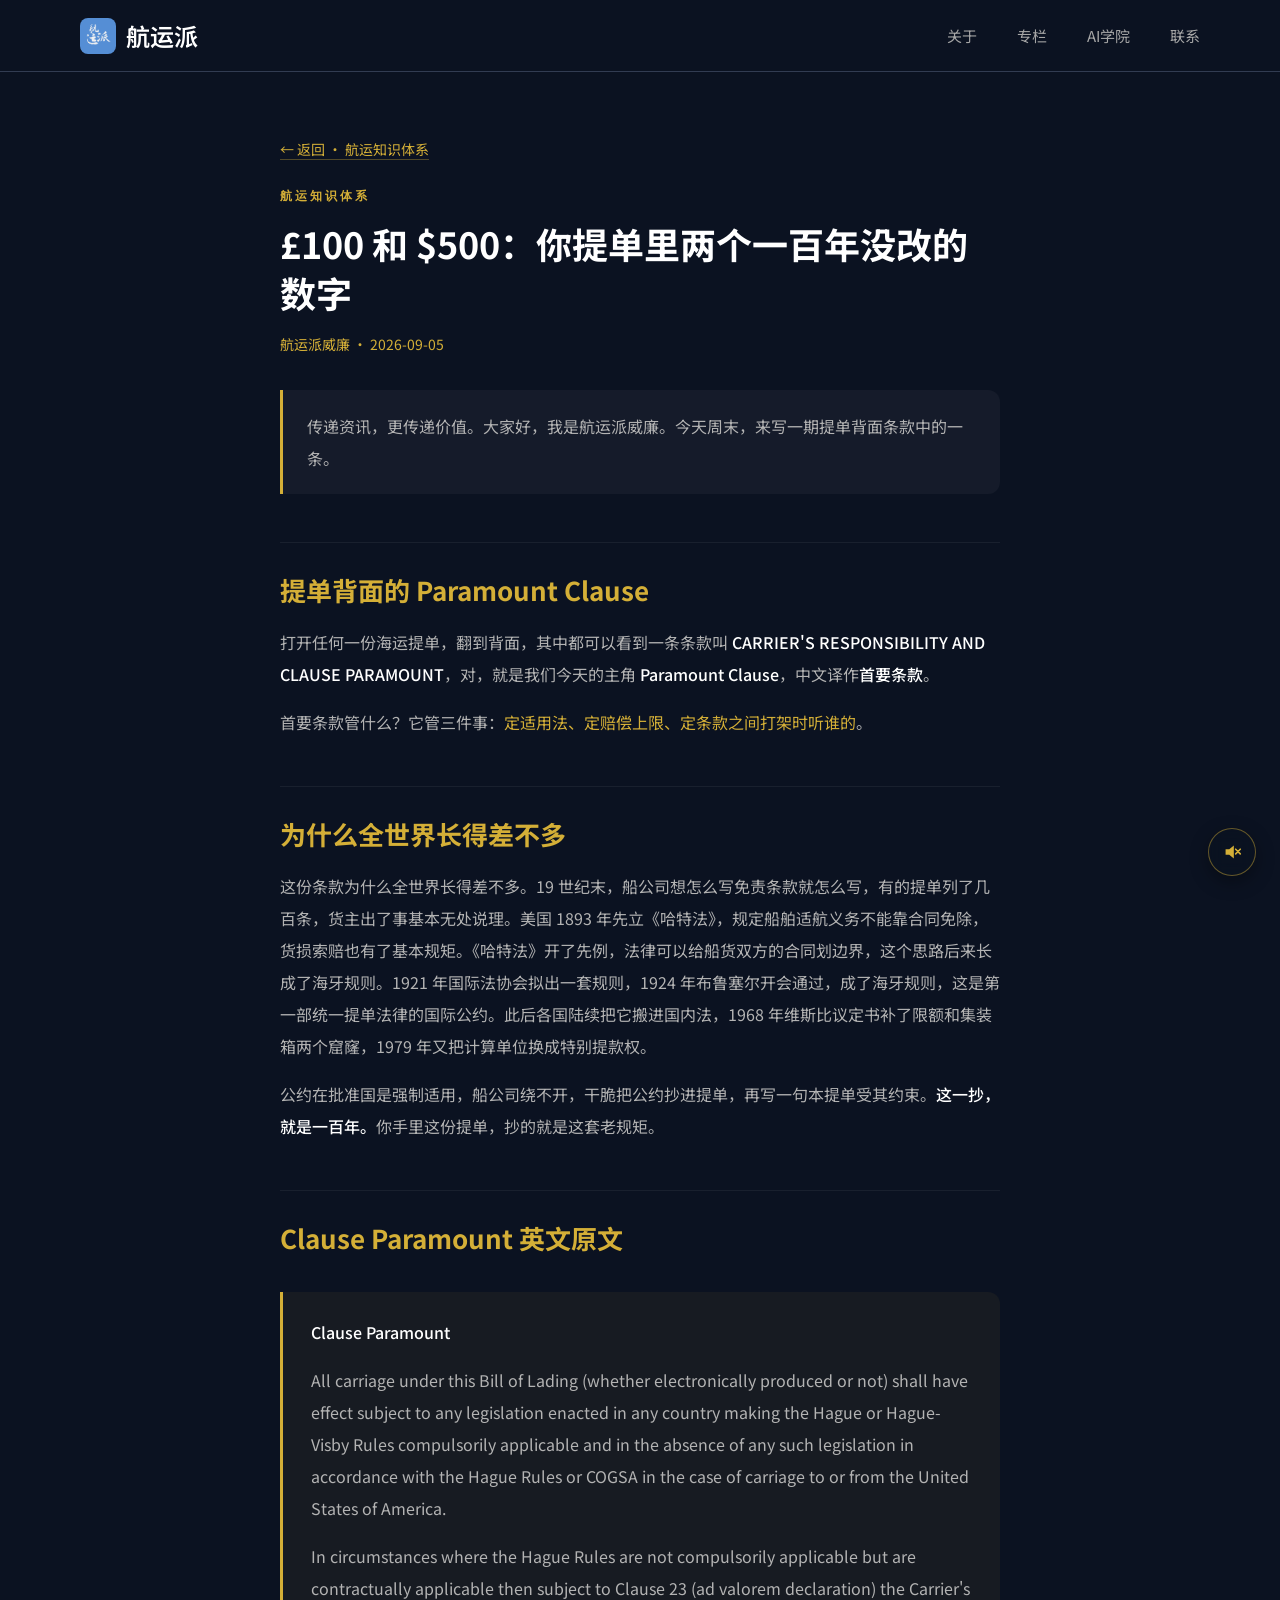
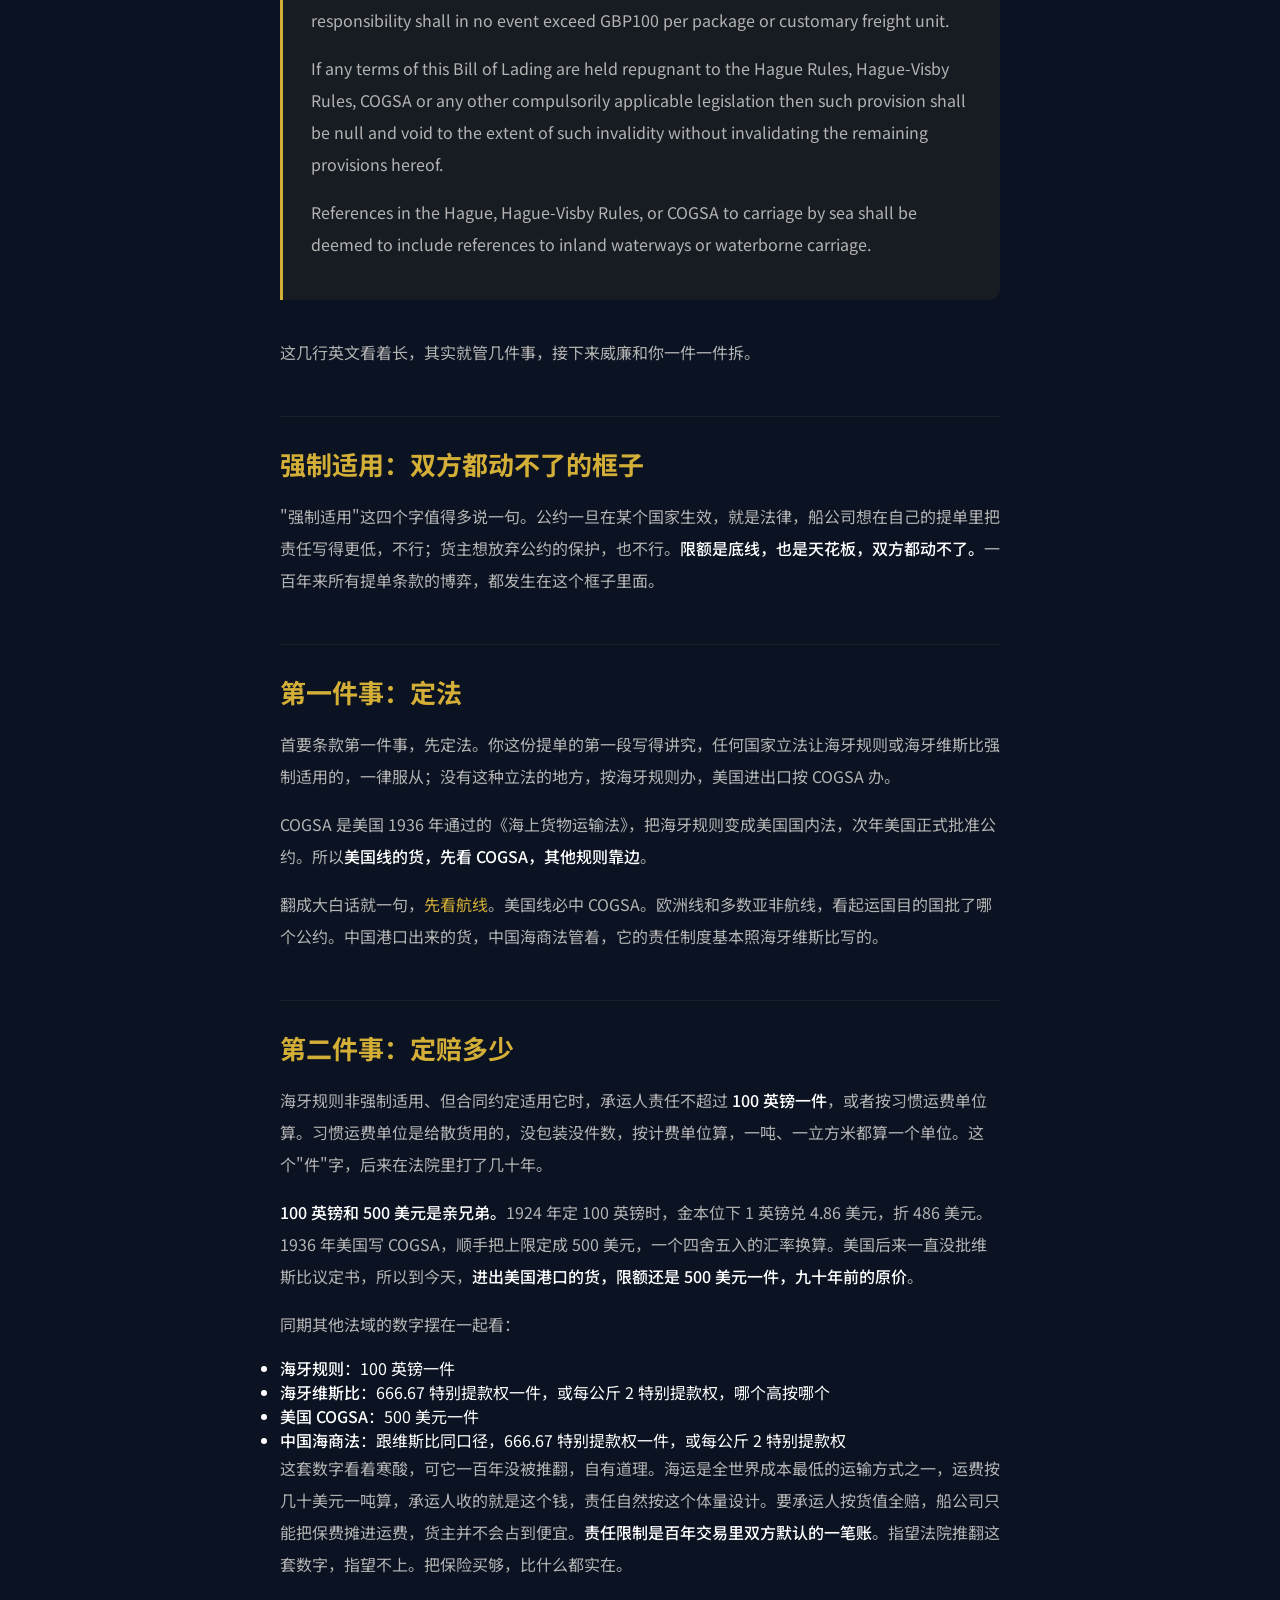
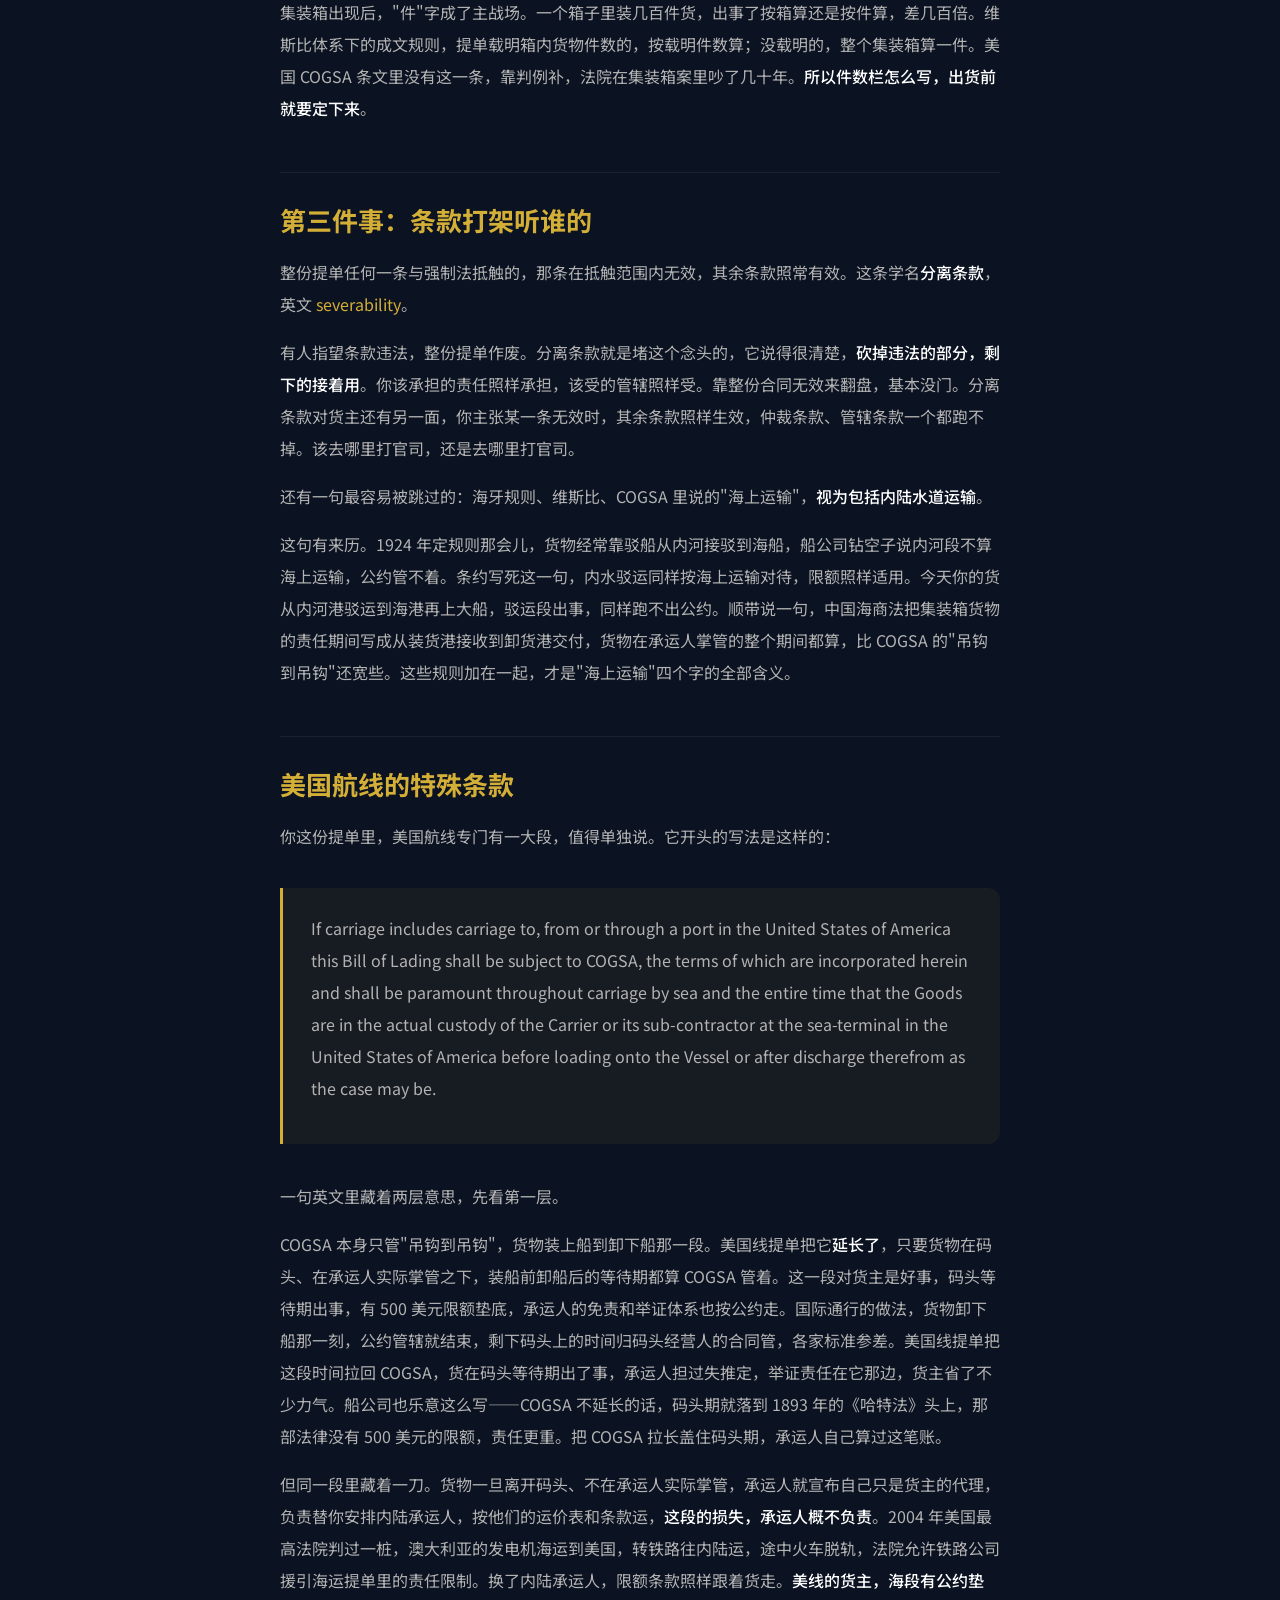
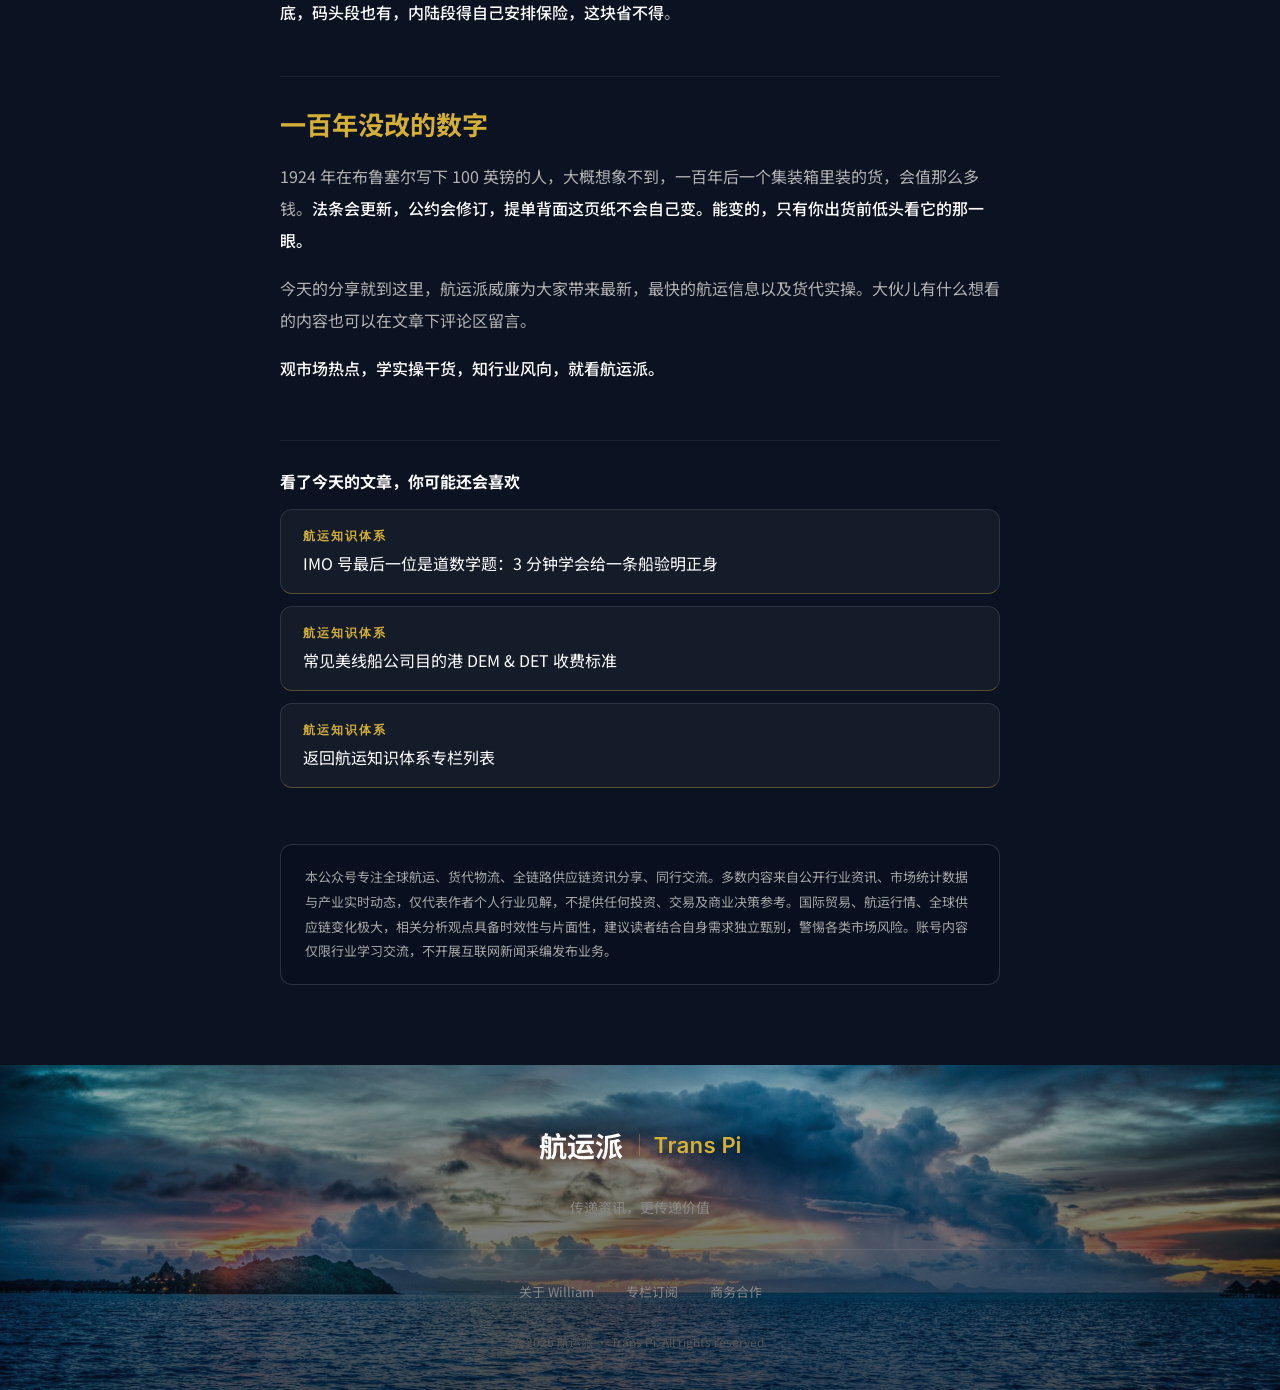
<file: article-bl-100-500.html>
<!DOCTYPE html>
<html lang="zh-CN">
<head>
  <meta charset="UTF-8" />
  <meta name="viewport" content="width=device-width, initial-scale=1.0" />
  <meta http-equiv="Cache-Control" content="no-cache, no-store, must-revalidate" />
  <meta http-equiv="Pragma" content="no-cache" />
  <meta http-equiv="Expires" content="0" />
  <title>£100 和 $500：你提单里两个一百年没改的数字 | 航运派</title>
  <link rel="preconnect" href="https://fonts.googleapis.com" />
  <link rel="preconnect" href="https://fonts.gstatic.com" crossorigin />
  <link href="https://fonts.googleapis.com/css2?family=Inter+Tight:wght@400;600;700&family=Noto+Sans+SC:wght@400;500;700&display=swap" rel="stylesheet" />
  <link rel="stylesheet" href="styles.css?v=transpi-text-20261001" />
  <link rel="stylesheet" href="article.css?v=bl-article-20261001" />
</head>
<body>

  <!-- 背景音乐 -->
  <audio id="bgm" loop preload="auto">
    <source src="assets/bgm.mp3" type="audio/mpeg" />
  </audio>
  <button id="bgmToggle" class="bgm-toggle" aria-label="背景音乐开关" title="背景音乐">
    <svg class="bgm-icon-on" width="22" height="22" viewBox="0 0 24 24" fill="none" xmlns="http://www.w3.org/2000/svg">
      <path d="M5 9v6h4l5 4V5L9 9H5z" fill="currentColor"/>
      <path d="M16 8.5a4 4 0 010 7" stroke="currentColor" stroke-width="1.8" stroke-linecap="round" fill="none"/>
      <path d="M18.5 6a7 7 0 010 12" stroke="currentColor" stroke-width="1.8" stroke-linecap="round" fill="none"/>
    </svg>
    <svg class="bgm-icon-off" width="22" height="22" viewBox="0 0 24 24" fill="none" xmlns="http://www.w3.org/2000/svg">
      <path d="M5 9v6h4l5 4V5L9 9H5z" fill="currentColor"/>
      <path d="M16 9l5 5m0-5l-5 5" stroke="currentColor" stroke-width="1.8" stroke-linecap="round"/>
    </svg>
  </button>

  <!-- 导航栏 -->
  <nav class="nav">
    <div class="container nav-inner">
      <div class="nav-brand"><img src="assets/logo-square.png" alt="航运派" class="nav-logo" />航运派</div>
      <div class="nav-links">
        <a href="about.html">关于</a>
        <a href="index.html#about">专栏</a>
        <a href="index.html#ai-academy">AI学院</a>
        <a href="index.html#footer">联系</a>
      </div>
    </div>
  </nav>

  <!-- 文章主体 -->
  <article class="article">
    <div class="container article-inner">
      <a class="article-back" href="article-knowledge-list.html">← 返回 · 航运知识体系</a>
      <span class="eyebrow">航运知识体系</span>
      <h1 class="article-title">£100 和 $500：你提单里两个一百年没改的数字</h1>
      <div class="article-meta">航运派威廉 · 2026-09-05</div>
      <p class="article-lede">传递资讯，更传递价值。大家好，我是航运派威廉。今天周末，来写一期提单背面条款中的一条。</p>

      <h2>提单背面的 Paramount Clause</h2>
      <p>打开任何一份海运提单，翻到背面，其中都可以看到一条条款叫 <strong>CARRIER'S RESPONSIBILITY AND CLAUSE PARAMOUNT</strong>，对，就是我们今天的主角 <strong>Paramount Clause</strong>，中文译作<strong>首要条款</strong>。</p>
      <p>首要条款管什么？它管三件事：<em>定适用法、定赔偿上限、定条款之间打架时听谁的</em>。</p>

      <h2>为什么全世界长得差不多</h2>
      <p>这份条款为什么全世界长得差不多。19 世纪末，船公司想怎么写免责条款就怎么写，有的提单列了几百条，货主出了事基本无处说理。美国 1893 年先立《哈特法》，规定船舶适航义务不能靠合同免除，货损索赔也有了基本规矩。《哈特法》开了先例，法律可以给船货双方的合同划边界，这个思路后来长成了海牙规则。1921 年国际法协会拟出一套规则，1924 年布鲁塞尔开会通过，成了海牙规则，这是第一部统一提单法律的国际公约。此后各国陆续把它搬进国内法，1968 年维斯比议定书补了限额和集装箱两个窟窿，1979 年又把计算单位换成特别提款权。</p>
      <p>公约在批准国是强制适用，船公司绕不开，干脆把公约抄进提单，再写一句本提单受其约束。<strong>这一抄，就是一百年。</strong>你手里这份提单，抄的就是这套老规矩。</p>

      <h2>Clause Paramount 英文原文</h2>
      <blockquote>
        <p><strong>Clause Paramount</strong></p>
        <p>All carriage under this Bill of Lading (whether electronically produced or not) shall have effect subject to any legislation enacted in any country making the Hague or Hague-Visby Rules compulsorily applicable and in the absence of any such legislation in accordance with the Hague Rules or COGSA in the case of carriage to or from the United States of America.</p>
        <p>In circumstances where the Hague Rules are not compulsorily applicable but are contractually applicable then subject to Clause 23 (ad valorem declaration) the Carrier's responsibility shall in no event exceed GBP100 per package or customary freight unit.</p>
        <p>If any terms of this Bill of Lading are held repugnant to the Hague Rules, Hague-Visby Rules, COGSA or any other compulsorily applicable legislation then such provision shall be null and void to the extent of such invalidity without invalidating the remaining provisions hereof.</p>
        <p>References in the Hague, Hague-Visby Rules, or COGSA to carriage by sea shall be deemed to include references to inland waterways or waterborne carriage.</p>
      </blockquote>
      <p>这几行英文看着长，其实就管几件事，接下来威廉和你一件一件拆。</p>

      <h2>强制适用：双方都动不了的框子</h2>
      <p>"强制适用"这四个字值得多说一句。公约一旦在某个国家生效，就是法律，船公司想在自己的提单里把责任写得更低，不行；货主想放弃公约的保护，也不行。<strong>限额是底线，也是天花板，双方都动不了。</strong>一百年来所有提单条款的博弈，都发生在这个框子里面。</p>

      <h2>第一件事：定法</h2>
      <p>首要条款第一件事，先定法。你这份提单的第一段写得讲究，任何国家立法让海牙规则或海牙维斯比强制适用的，一律服从；没有这种立法的地方，按海牙规则办，美国进出口按 COGSA 办。</p>
      <p>COGSA 是美国 1936 年通过的《海上货物运输法》，把海牙规则变成美国国内法，次年美国正式批准公约。所以<strong>美国线的货，先看 COGSA，其他规则靠边</strong>。</p>
      <p>翻成大白话就一句，<em>先看航线</em>。美国线必中 COGSA。欧洲线和多数亚非航线，看起运国目的国批了哪个公约。中国港口出来的货，中国海商法管着，它的责任制度基本照海牙维斯比写的。</p>

      <h2>第二件事：定赔多少</h2>
      <p>海牙规则非强制适用、但合同约定适用它时，承运人责任不超过 <strong>100 英镑一件</strong>，或者按习惯运费单位算。习惯运费单位是给散货用的，没包装没件数，按计费单位算，一吨、一立方米都算一个单位。这个"件"字，后来在法院里打了几十年。</p>
      <p><strong>100 英镑和 500 美元是亲兄弟。</strong>1924 年定 100 英镑时，金本位下 1 英镑兑 4.86 美元，折 486 美元。1936 年美国写 COGSA，顺手把上限定成 500 美元，一个四舍五入的汇率换算。美国后来一直没批维斯比议定书，所以到今天，<strong>进出美国港口的货，限额还是 500 美元一件，九十年前的原价</strong>。</p>
      <p>同期其他法域的数字摆在一起看：</p>
      <ul>
        <li><strong>海牙规则</strong>：100 英镑一件</li>
        <li><strong>海牙维斯比</strong>：666.67 特别提款权一件，或每公斤 2 特别提款权，哪个高按哪个</li>
        <li><strong>美国 COGSA</strong>：500 美元一件</li>
        <li><strong>中国海商法</strong>：跟维斯比同口径，666.67 特别提款权一件，或每公斤 2 特别提款权</li>
      </ul>
      <p>这套数字看着寒酸，可它一百年没被推翻，自有道理。海运是全世界成本最低的运输方式之一，运费按几十美元一吨算，承运人收的就是这个钱，责任自然按这个体量设计。要承运人按货值全赔，船公司只能把保费摊进运费，货主并不会占到便宜。<strong>责任限制是百年交易里双方默认的一笔账</strong>。指望法院推翻这套数字，指望不上。把保险买够，比什么都实在。</p>
      <p>集装箱出现后，"件"字成了主战场。一个箱子里装几百件货，出事了按箱算还是按件算，差几百倍。维斯比体系下的成文规则，提单载明箱内货物件数的，按载明件数算；没载明的，整个集装箱算一件。美国 COGSA 条文里没有这一条，靠判例补，法院在集装箱案里吵了几十年。<strong>所以件数栏怎么写，出货前就要定下来</strong>。</p>

      <h2>第三件事：条款打架听谁的</h2>
      <p>整份提单任何一条与强制法抵触的，那条在抵触范围内无效，其余条款照常有效。这条学名<strong>分离条款</strong>，英文 <em>severability</em>。</p>
      <p>有人指望条款违法，整份提单作废。分离条款就是堵这个念头的，它说得很清楚，<strong>砍掉违法的部分，剩下的接着用</strong>。你该承担的责任照样承担，该受的管辖照样受。靠整份合同无效来翻盘，基本没门。分离条款对货主还有另一面，你主张某一条无效时，其余条款照样生效，仲裁条款、管辖条款一个都跑不掉。该去哪里打官司，还是去哪里打官司。</p>
      <p>还有一句最容易被跳过的：海牙规则、维斯比、COGSA 里说的"海上运输"，<strong>视为包括内陆水道运输</strong>。</p>
      <p>这句有来历。1924 年定规则那会儿，货物经常靠驳船从内河接驳到海船，船公司钻空子说内河段不算海上运输，公约管不着。条约写死这一句，内水驳运同样按海上运输对待，限额照样适用。今天你的货从内河港驳运到海港再上大船，驳运段出事，同样跑不出公约。顺带说一句，中国海商法把集装箱货物的责任期间写成从装货港接收到卸货港交付，货物在承运人掌管的整个期间都算，比 COGSA 的"吊钩到吊钩"还宽些。这些规则加在一起，才是"海上运输"四个字的全部含义。</p>

      <h2>美国航线的特殊条款</h2>
      <p>你这份提单里，美国航线专门有一大段，值得单独说。它开头的写法是这样的：</p>
      <blockquote>
        <p>If carriage includes carriage to, from or through a port in the United States of America this Bill of Lading shall be subject to COGSA, the terms of which are incorporated herein and shall be paramount throughout carriage by sea and the entire time that the Goods are in the actual custody of the Carrier or its sub-contractor at the sea-terminal in the United States of America before loading onto the Vessel or after discharge therefrom as the case may be.</p>
      </blockquote>
      <p>一句英文里藏着两层意思，先看第一层。</p>
      <p>COGSA 本身只管"吊钩到吊钩"，货物装上船到卸下船那一段。美国线提单把它<strong>延长了</strong>，只要货物在码头、在承运人实际掌管之下，装船前卸船后的等待期都算 COGSA 管着。这一段对货主是好事，码头等待期出事，有 500 美元限额垫底，承运人的免责和举证体系也按公约走。国际通行的做法，货物卸下船那一刻，公约管辖就结束，剩下码头上的时间归码头经营人的合同管，各家标准参差。美国线提单把这段时间拉回 COGSA，货在码头等待期出了事，承运人担过失推定，举证责任在它那边，货主省了不少力气。船公司也乐意这么写——COGSA 不延长的话，码头期就落到 1893 年的《哈特法》头上，那部法律没有 500 美元的限额，责任更重。把 COGSA 拉长盖住码头期，承运人自己算过这笔账。</p>
      <p>但同一段里藏着一刀。货物一旦离开码头、不在承运人实际掌管，承运人就宣布自己只是货主的代理，负责替你安排内陆承运人，按他们的运价表和条款运，<strong>这段的损失，承运人概不负责</strong>。2004 年美国最高法院判过一桩，澳大利亚的发电机海运到美国，转铁路往内陆运，途中火车脱轨，法院允许铁路公司援引海运提单里的责任限制。换了内陆承运人，限额条款照样跟着货走。<strong>美线的货主，海段有公约垫底，码头段也有，内陆段得自己安排保险，这块省不得</strong>。</p>

      <h2>一百年没改的数字</h2>
      <p>1924 年在布鲁塞尔写下 100 英镑的人，大概想象不到，一百年后一个集装箱里装的货，会值那么多钱。<strong>法条会更新，公约会修订，提单背面这页纸不会自己变。能变的，只有你出货前低头看它的那一眼。</strong></p>

      <p>今天的分享就到这里，航运派威廉为大家带来最新，最快的航运信息以及货代实操。大伙儿有什么想看的内容也可以在文章下评论区留言。</p>
      <p><strong>观市场热点，学实操干货，知行业风向，就看航运派。</strong></p>

      <div class="related">
        <div class="related-title">看了今天的文章，你可能还会喜欢</div>
        <a class="related-card" href="article-imo.html">
          <span class="related-cat">航运知识体系</span>
          <span class="related-name">IMO 号最后一位是道数学题：3 分钟学会给一条船验明正身</span>
        </a>
        <a class="related-card" href="article-dem-det.html">
          <span class="related-cat">航运知识体系</span>
          <span class="related-name">常见美线船公司目的港 DEM &amp; DET 收费标准</span>
        </a>
        <a class="related-card" href="article-knowledge-list.html">
          <span class="related-cat">航运知识体系</span>
          <span class="related-name">返回航运知识体系专栏列表</span>
        </a>
      </div>

      <div class="disclaimer">
        本公众号专注全球航运、货代物流、全链路供应链资讯分享、同行交流。多数内容来自公开行业资讯、市场统计数据与产业实时动态，仅代表作者个人行业见解，不提供任何投资、交易及商业决策参考。国际贸易、航运行情、全球供应链变化极大，相关分析观点具备时效性与片面性，建议读者结合自身需求独立甄别，警惕各类市场风险。账号内容仅限行业学习交流，不开展互联网新闻采编发布业务。
      </div>
    </div>
  </article>

  <!-- 页脚 -->
  <footer class="footer" id="footer">
    <div class="container footer-inner">
      <div class="footer-brand">
        <span class="footer-logo">航运派</span>
        <span class="footer-logo-en">Trans Pi</span>
      </div>
      <p class="footer-tagline">传递资讯，更传递价值</p>
      <div class="footer-divider"></div>
      <div class="footer-links">
        <a href="about.html">关于 William</a>
        <a href="index.html#about">专栏订阅</a>
        <a href="index.html#footer">商务合作</a>
      </div>
      <p class="footer-copy">© 2026 航运派 · Trans Pi. All rights reserved.</p>
    </div>
  </footer>

  <script>
    (function () {
      var audio = document.getElementById('bgm');
      var btn = document.getElementById('bgmToggle');
      if (!audio || !btn) return;
      audio.volume = 0.25;
      function markPlaying() { btn.classList.add('is-playing'); }
      function markPaused()  { btn.classList.remove('is-playing'); }
      function tryPlay() {
        audio.play().then(markPlaying).catch(function (e) {
          console.warn('BGM autoplay blocked, waiting for first user gesture:', e);
        });
      }
      tryPlay();
      function firstGesture() {
        tryPlay();
        document.removeEventListener('click',     firstGesture, true);
        document.removeEventListener('keydown',   firstGesture, true);
        document.removeEventListener('pointerdown', firstGesture, true);
      }
      document.addEventListener('click',     firstGesture, true);
      document.addEventListener('keydown',   firstGesture, true);
      document.addEventListener('pointerdown', firstGesture, true);
      btn.addEventListener('click', function (ev) {
        ev.stopPropagation();
        if (audio.paused) {
          audio.play().then(markPlaying).catch(function (e) { console.warn('BGM play failed:', e); });
        } else {
          audio.pause();
          markPaused();
        }
      });
      document.addEventListener('visibilitychange', function () {
        if (!document.hidden && audio.paused && btn.classList.contains('is-playing')) {
          tryPlay();
        }
      });
    })();
  </script>

</body>
</html>
</file>
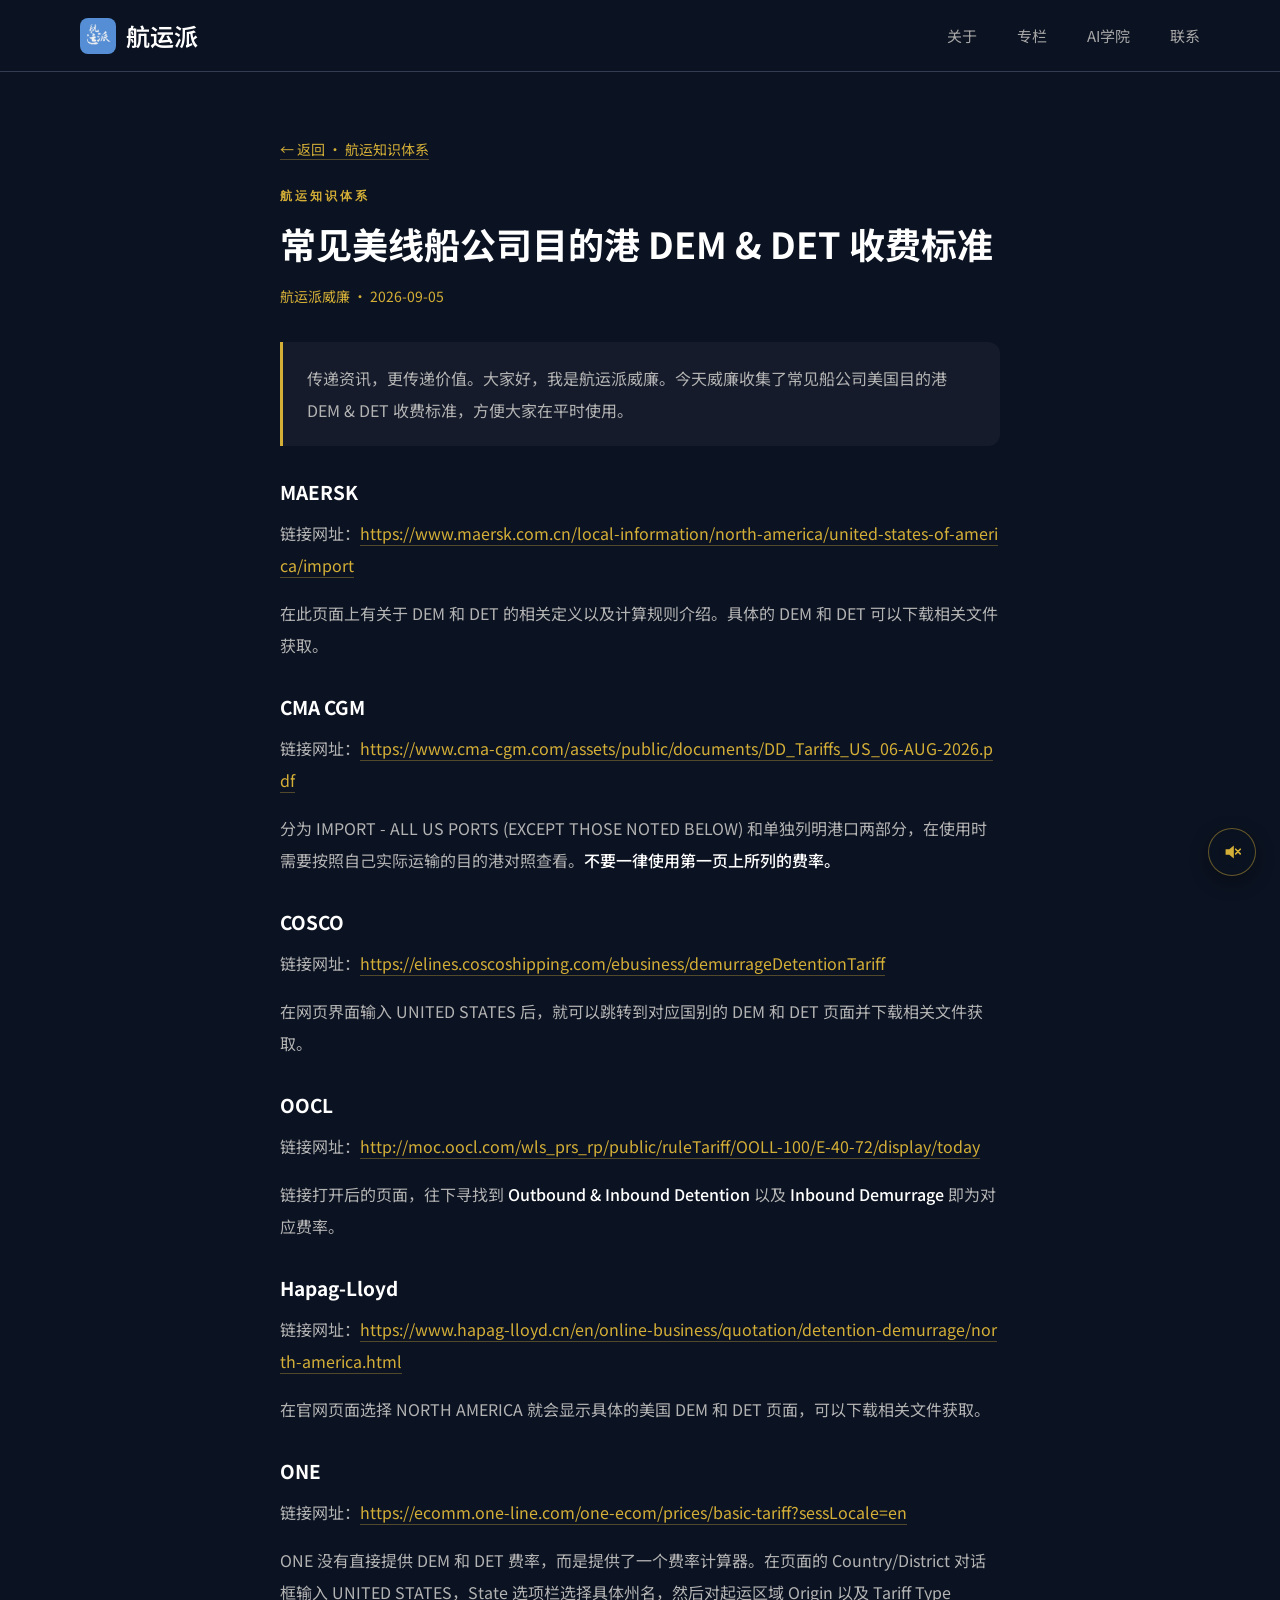
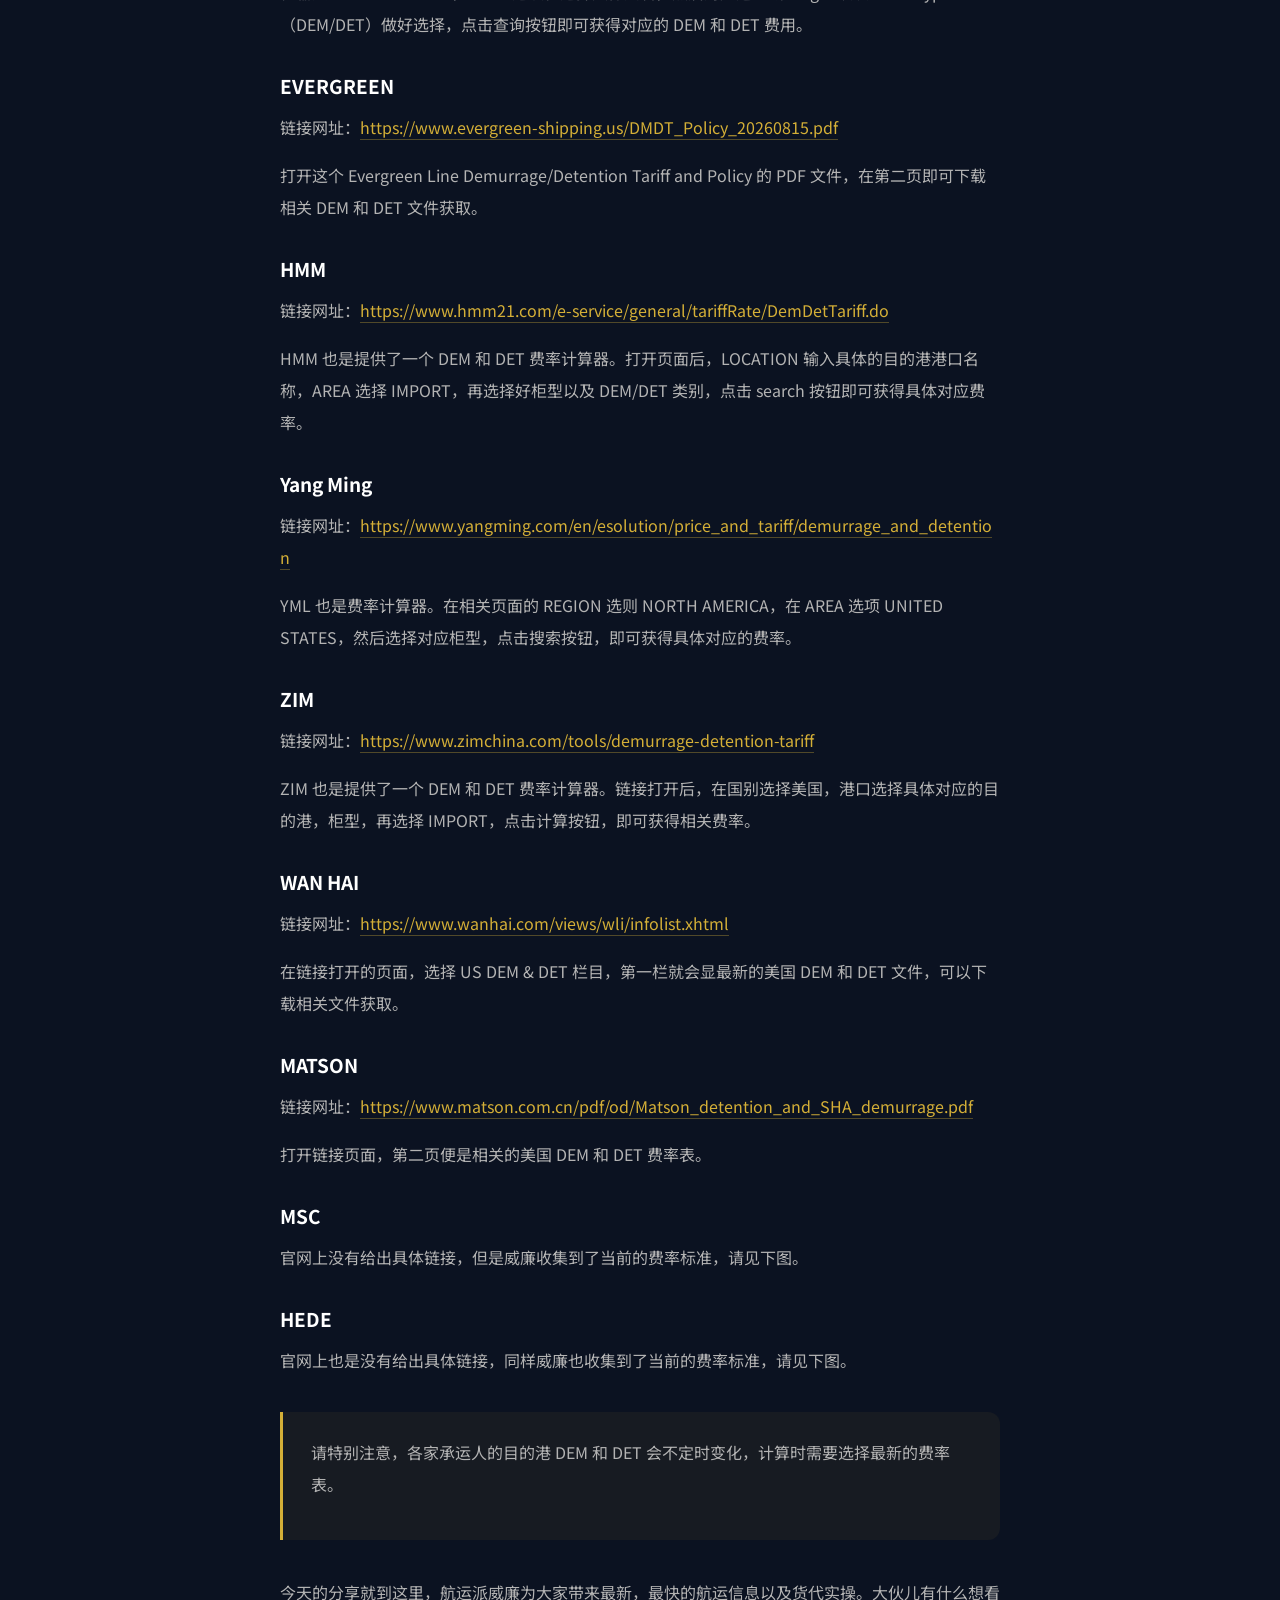
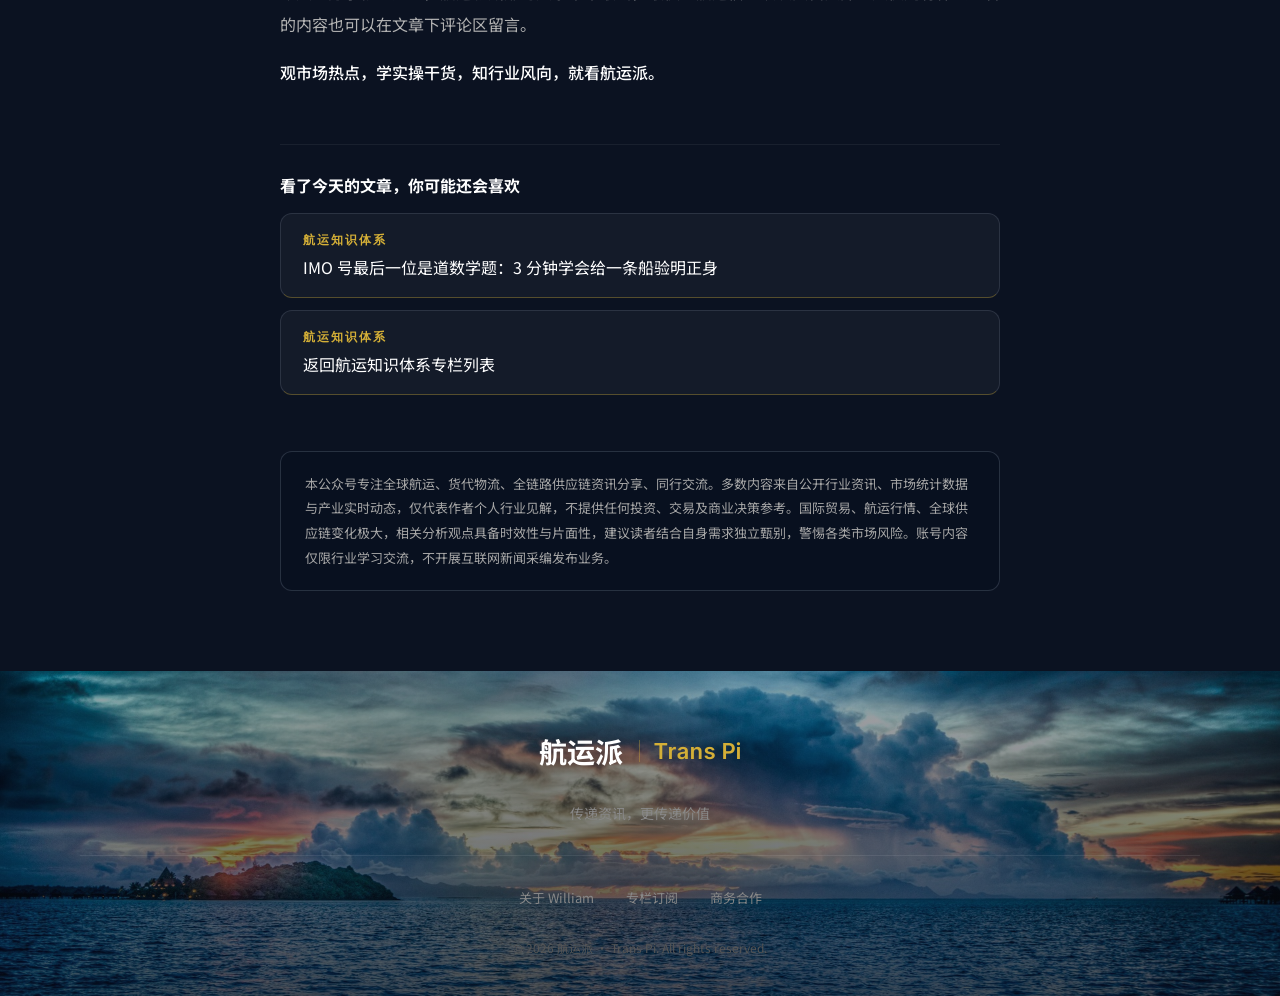
<file: article-dem-det.html>
<!DOCTYPE html>
<html lang="zh-CN">
<head>
  <meta charset="UTF-8" />
  <meta name="viewport" content="width=device-width, initial-scale=1.0" />
  <meta http-equiv="Cache-Control" content="no-cache, no-store, must-revalidate" />
  <meta http-equiv="Pragma" content="no-cache" />
  <meta http-equiv="Expires" content="0" />
  <title>常见美线船公司目的港 DEM &amp; DET 收费标准 | 航运派</title>
  <link rel="preconnect" href="https://fonts.googleapis.com" />
  <link rel="preconnect" href="https://fonts.gstatic.com" crossorigin />
  <link href="https://fonts.googleapis.com/css2?family=Inter+Tight:wght@400;600;700&family=Noto+Sans+SC:wght@400;500;700&display=swap" rel="stylesheet" />
  <link rel="stylesheet" href="styles.css?v=transpi-text-20261001" />
  <link rel="stylesheet" href="article.css?v=demdet-article-20261001" />
</head>
<body>

  <!-- 背景音乐 -->
  <audio id="bgm" loop preload="auto">
    <source src="assets/bgm.mp3" type="audio/mpeg" />
  </audio>
  <button id="bgmToggle" class="bgm-toggle" aria-label="背景音乐开关" title="背景音乐">
    <svg class="bgm-icon-on" width="22" height="22" viewBox="0 0 24 24" fill="none" xmlns="http://www.w3.org/2000/svg">
      <path d="M5 9v6h4l5 4V5L9 9H5z" fill="currentColor"/>
      <path d="M16 8.5a4 4 0 010 7" stroke="currentColor" stroke-width="1.8" stroke-linecap="round" fill="none"/>
      <path d="M18.5 6a7 7 0 010 12" stroke="currentColor" stroke-width="1.8" stroke-linecap="round" fill="none"/>
    </svg>
    <svg class="bgm-icon-off" width="22" height="22" viewBox="0 0 24 24" fill="none" xmlns="http://www.w3.org/2000/svg">
      <path d="M5 9v6h4l5 4V5L9 9H5z" fill="currentColor"/>
      <path d="M16 9l5 5m0-5l-5 5" stroke="currentColor" stroke-width="1.8" stroke-linecap="round"/>
    </svg>
  </button>

  <!-- 导航栏 -->
  <nav class="nav">
    <div class="container nav-inner">
      <div class="nav-brand"><img src="assets/logo-square.png" alt="航运派" class="nav-logo" />航运派</div>
      <div class="nav-links">
        <a href="about.html">关于</a>
        <a href="index.html#about">专栏</a>
        <a href="index.html#ai-academy">AI学院</a>
        <a href="index.html#footer">联系</a>
      </div>
    </div>
  </nav>

  <!-- 文章主体 -->
  <article class="article">
    <div class="container article-inner">
      <a class="article-back" href="article-knowledge-list.html">← 返回 · 航运知识体系</a>
      <span class="eyebrow">航运知识体系</span>
      <h1 class="article-title">常见美线船公司目的港 DEM &amp; DET 收费标准</h1>
      <div class="article-meta">航运派威廉 · 2026-09-05</div>
      <p class="article-lede">传递资讯，更传递价值。大家好，我是航运派威廉。今天威廉收集了常见船公司美国目的港 DEM &amp; DET 收费标准，方便大家在平时使用。</p>

      <h3>MAERSK</h3>
      <p>链接网址：<a href="https://www.maersk.com.cn/local-information/north-america/united-states-of-america/import" target="_blank" rel="noopener">https://www.maersk.com.cn/local-information/north-america/united-states-of-america/import</a></p>
      <p>在此页面上有关于 DEM 和 DET 的相关定义以及计算规则介绍。具体的 DEM 和 DET 可以下载相关文件获取。</p>

      <h3>CMA CGM</h3>
      <p>链接网址：<a href="https://www.cma-cgm.com/assets/public/documents/DD_Tariffs_US_06-AUG-2026.pdf" target="_blank" rel="noopener">https://www.cma-cgm.com/assets/public/documents/DD_Tariffs_US_06-AUG-2026.pdf</a></p>
      <p>分为 IMPORT - ALL US PORTS (EXCEPT THOSE NOTED BELOW) 和单独列明港口两部分，在使用时需要按照自己实际运输的目的港对照查看。<strong>不要一律使用第一页上所列的费率。</strong></p>

      <h3>COSCO</h3>
      <p>链接网址：<a href="https://elines.coscoshipping.com/ebusiness/demurrageDetentionTariff" target="_blank" rel="noopener">https://elines.coscoshipping.com/ebusiness/demurrageDetentionTariff</a></p>
      <p>在网页界面输入 UNITED STATES 后，就可以跳转到对应国别的 DEM 和 DET 页面并下载相关文件获取。</p>

      <h3>OOCL</h3>
      <p>链接网址：<a href="http://moc.oocl.com/wls_prs_rp/public/ruleTariff/OOLL-100/E-40-72/display/today" target="_blank" rel="noopener">http://moc.oocl.com/wls_prs_rp/public/ruleTariff/OOLL-100/E-40-72/display/today</a></p>
      <p>链接打开后的页面，往下寻找到 <strong>Outbound &amp; Inbound Detention</strong> 以及 <strong>Inbound Demurrage</strong> 即为对应费率。</p>

      <h3>Hapag-Lloyd</h3>
      <p>链接网址：<a href="https://www.hapag-lloyd.cn/en/online-business/quotation/detention-demurrage/north-america.html" target="_blank" rel="noopener">https://www.hapag-lloyd.cn/en/online-business/quotation/detention-demurrage/north-america.html</a></p>
      <p>在官网页面选择 NORTH AMERICA 就会显示具体的美国 DEM 和 DET 页面，可以下载相关文件获取。</p>

      <h3>ONE</h3>
      <p>链接网址：<a href="https://ecomm.one-line.com/one-ecom/prices/basic-tariff?sessLocale=en" target="_blank" rel="noopener">https://ecomm.one-line.com/one-ecom/prices/basic-tariff?sessLocale=en</a></p>
      <p>ONE 没有直接提供 DEM 和 DET 费率，而是提供了一个费率计算器。在页面的 Country/District 对话框输入 UNITED STATES，State 选项栏选择具体州名，然后对起运区域 Origin 以及 Tariff Type（DEM/DET）做好选择，点击查询按钮即可获得对应的 DEM 和 DET 费用。</p>

      <h3>EVERGREEN</h3>
      <p>链接网址：<a href="https://www.evergreen-shipping.us/DMDT_Policy_20260815.pdf" target="_blank" rel="noopener">https://www.evergreen-shipping.us/DMDT_Policy_20260815.pdf</a></p>
      <p>打开这个 Evergreen Line Demurrage/Detention Tariff and Policy 的 PDF 文件，在第二页即可下载相关 DEM 和 DET 文件获取。</p>

      <h3>HMM</h3>
      <p>链接网址：<a href="https://www.hmm21.com/e-service/general/tariffRate/DemDetTariff.do" target="_blank" rel="noopener">https://www.hmm21.com/e-service/general/tariffRate/DemDetTariff.do</a></p>
      <p>HMM 也是提供了一个 DEM 和 DET 费率计算器。打开页面后，LOCATION 输入具体的目的港港口名称，AREA 选择 IMPORT，再选择好柜型以及 DEM/DET 类别，点击 search 按钮即可获得具体对应费率。</p>

      <h3>Yang Ming</h3>
      <p>链接网址：<a href="https://www.yangming.com/en/esolution/price_and_tariff/demurrage_and_detention" target="_blank" rel="noopener">https://www.yangming.com/en/esolution/price_and_tariff/demurrage_and_detention</a></p>
      <p>YML 也是费率计算器。在相关页面的 REGION 选则 NORTH AMERICA，在 AREA 选项 UNITED STATES，然后选择对应柜型，点击搜索按钮，即可获得具体对应的费率。</p>

      <h3>ZIM</h3>
      <p>链接网址：<a href="https://www.zimchina.com/tools/demurrage-detention-tariff" target="_blank" rel="noopener">https://www.zimchina.com/tools/demurrage-detention-tariff</a></p>
      <p>ZIM 也是提供了一个 DEM 和 DET 费率计算器。链接打开后，在国别选择美国，港口选择具体对应的目的港，柜型，再选择 IMPORT，点击计算按钮，即可获得相关费率。</p>

      <h3>WAN HAI</h3>
      <p>链接网址：<a href="https://www.wanhai.com/views/wli/infolist.xhtml" target="_blank" rel="noopener">https://www.wanhai.com/views/wli/infolist.xhtml</a></p>
      <p>在链接打开的页面，选择 US DEM &amp; DET 栏目，第一栏就会显最新的美国 DEM 和 DET 文件，可以下载相关文件获取。</p>

      <h3>MATSON</h3>
      <p>链接网址：<a href="https://www.matson.com.cn/pdf/od/Matson_detention_and_SHA_demurrage.pdf" target="_blank" rel="noopener">https://www.matson.com.cn/pdf/od/Matson_detention_and_SHA_demurrage.pdf</a></p>
      <p>打开链接页面，第二页便是相关的美国 DEM 和 DET 费率表。</p>

      <h3>MSC</h3>
      <p>官网上没有给出具体链接，但是威廉收集到了当前的费率标准，请见下图。</p>

      <h3>HEDE</h3>
      <p>官网上也是没有给出具体链接，同样威廉也收集到了当前的费率标准，请见下图。</p>

      <blockquote>
        <p>请特别注意，各家承运人的目的港 DEM 和 DET 会不定时变化，计算时需要选择最新的费率表。</p>
      </blockquote>

      <p>今天的分享就到这里，航运派威廉为大家带来最新，最快的航运信息以及货代实操。大伙儿有什么想看的内容也可以在文章下评论区留言。</p>
      <p><strong>观市场热点，学实操干货，知行业风向，就看航运派。</strong></p>

      <div class="related">
        <div class="related-title">看了今天的文章，你可能还会喜欢</div>
        <a class="related-card" href="article-imo.html">
          <span class="related-cat">航运知识体系</span>
          <span class="related-name">IMO 号最后一位是道数学题：3 分钟学会给一条船验明正身</span>
        </a>
        <a class="related-card" href="article-knowledge-list.html">
          <span class="related-cat">航运知识体系</span>
          <span class="related-name">返回航运知识体系专栏列表</span>
        </a>
      </div>

      <div class="disclaimer">
        本公众号专注全球航运、货代物流、全链路供应链资讯分享、同行交流。多数内容来自公开行业资讯、市场统计数据与产业实时动态，仅代表作者个人行业见解，不提供任何投资、交易及商业决策参考。国际贸易、航运行情、全球供应链变化极大，相关分析观点具备时效性与片面性，建议读者结合自身需求独立甄别，警惕各类市场风险。账号内容仅限行业学习交流，不开展互联网新闻采编发布业务。
      </div>
    </div>
  </article>

  <!-- 页脚 -->
  <footer class="footer" id="footer">
    <div class="container footer-inner">
      <div class="footer-brand">
        <span class="footer-logo">航运派</span>
        <span class="footer-logo-en">Trans Pi</span>
      </div>
      <p class="footer-tagline">传递资讯，更传递价值</p>
      <div class="footer-divider"></div>
      <div class="footer-links">
        <a href="about.html">关于 William</a>
        <a href="index.html#about">专栏订阅</a>
        <a href="index.html#footer">商务合作</a>
      </div>
      <p class="footer-copy">© 2026 航运派 · Trans Pi. All rights reserved.</p>
    </div>
  </footer>

  <script>
    (function () {
      var audio = document.getElementById('bgm');
      var btn = document.getElementById('bgmToggle');
      if (!audio || !btn) return;
      audio.volume = 0.25;

      var KEY_TIME = 'bgm_currentTime';
      var KEY_STATE = 'bgm_isPlaying';

      function markPlaying() { btn.classList.add('is-playing'); localStorage.setItem(KEY_STATE, '1'); }
      function markPaused()  { btn.classList.remove('is-playing'); localStorage.setItem(KEY_STATE, '0'); }

      function tryPlay() {
        audio.play().then(markPlaying).catch(function (e) {
          console.warn('BGM autoplay blocked, waiting for first user gesture:', e);
        });
      }

      // 跨页面恢复播放进度
      var savedTime = parseFloat(localStorage.getItem(KEY_TIME) || '0');
      if (savedTime > 0 && !isNaN(savedTime) && isFinite(savedTime)) {
        try { audio.currentTime = savedTime; } catch (e) {}
      }
      var wasPlaying = localStorage.getItem(KEY_STATE) === '1';
      if (wasPlaying) {
        tryPlay();
      }

      // 节流记录进度（每 1 秒）
      var lastSaved = 0;
      audio.addEventListener('timeupdate', function () {
        var now = Date.now();
        if (now - lastSaved > 1000) {
          localStorage.setItem(KEY_TIME, String(audio.currentTime));
          lastSaved = now;
        }
      });

      // 页面卸载前最后保存一次
      window.addEventListener('beforeunload', function () {
        localStorage.setItem(KEY_TIME, String(audio.currentTime));
        localStorage.setItem(KEY_STATE, audio.paused ? '0' : '1');
      });

      // 首次用户交互兜底（仅当上次是播放状态）
      function firstGesture() {
        if (wasPlaying && audio.paused) {
          tryPlay();
        }
        document.removeEventListener('click',     firstGesture, true);
        document.removeEventListener('keydown',   firstGesture, true);
        document.removeEventListener('pointerdown', firstGesture, true);
      }
      document.addEventListener('click',     firstGesture, true);
      document.addEventListener('keydown',   firstGesture, true);
      document.addEventListener('pointerdown', firstGesture, true);

      // 手动开关
      btn.addEventListener('click', function (ev) {
        ev.stopPropagation();
        if (audio.paused) {
          audio.play().then(markPlaying).catch(function (e) { console.warn('BGM play failed:', e); });
        } else {
          audio.pause();
          markPaused();
        }
      });

      // 切回标签页时恢复
      document.addEventListener('visibilitychange', function () {
        if (!document.hidden && audio.paused && localStorage.getItem(KEY_STATE) === '1') {
          tryPlay();
        }
      });
    })();
  </script>

</body>
</html>
</file>
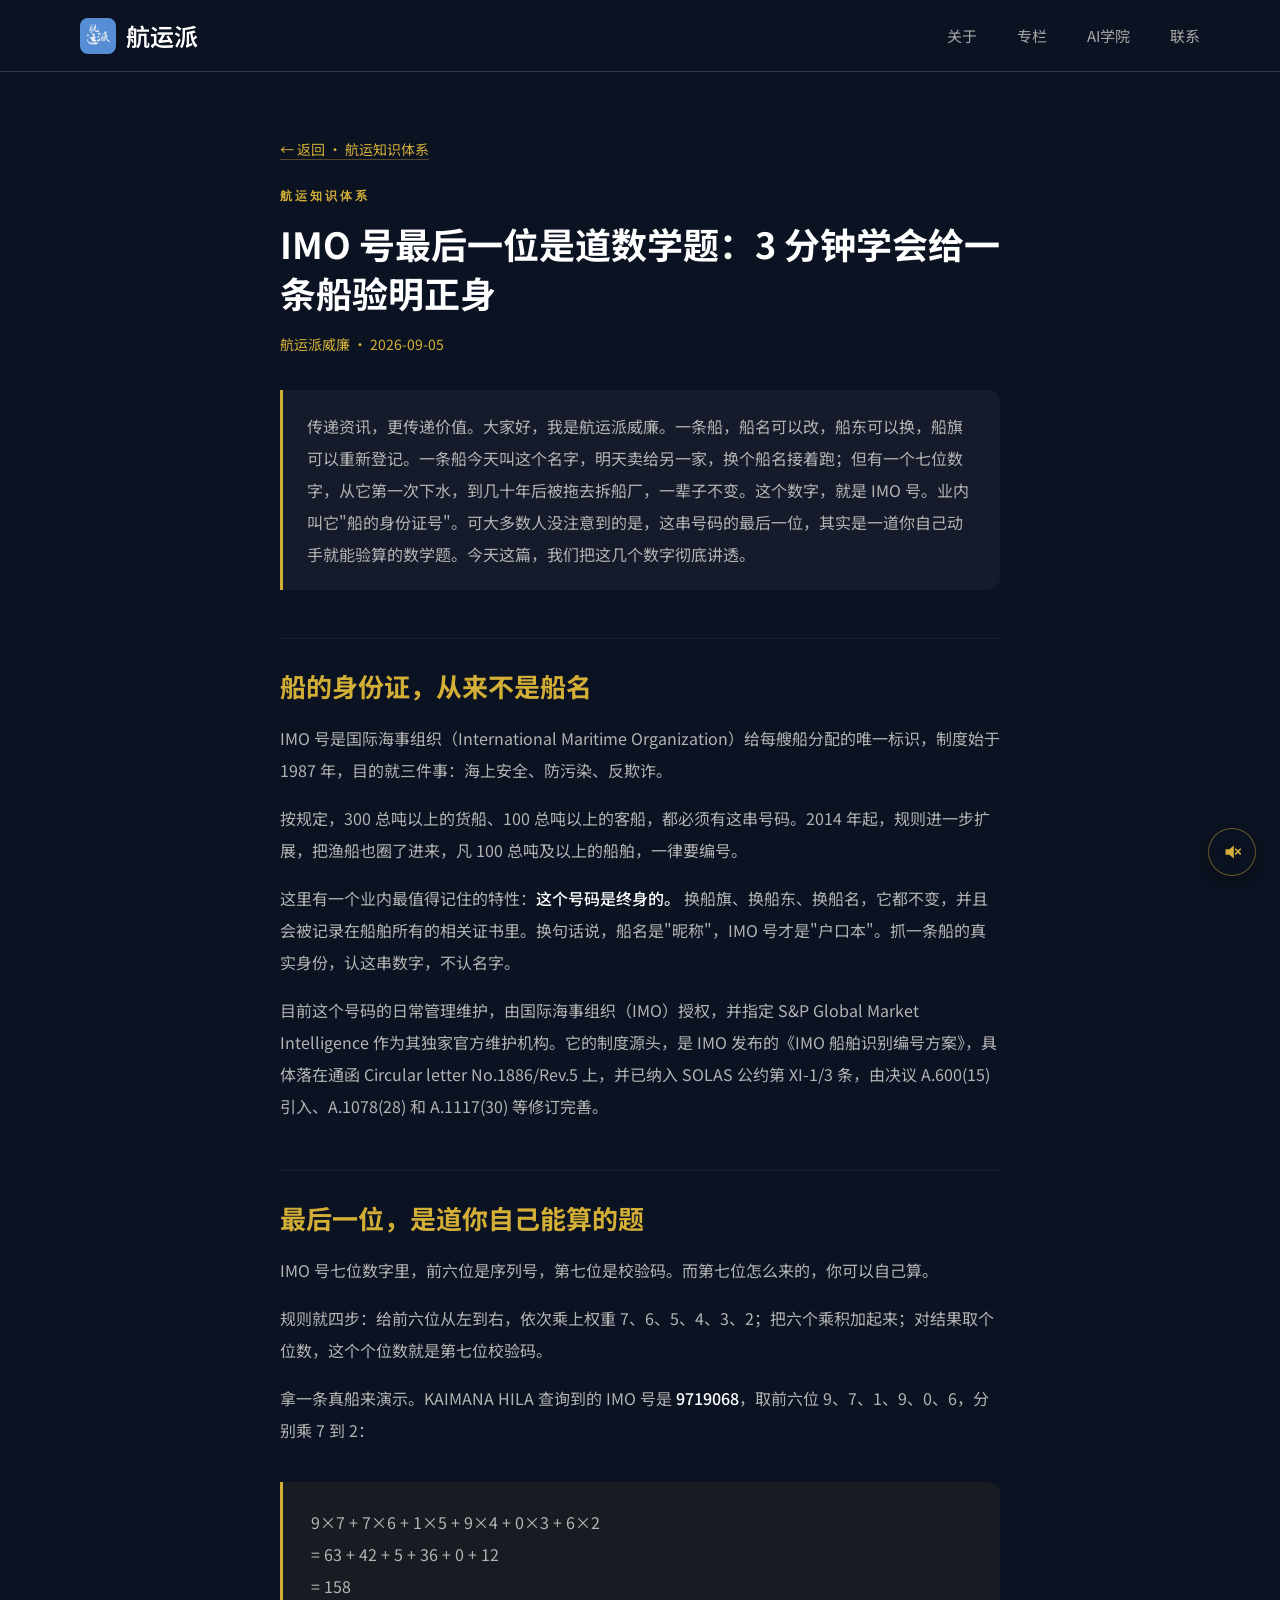
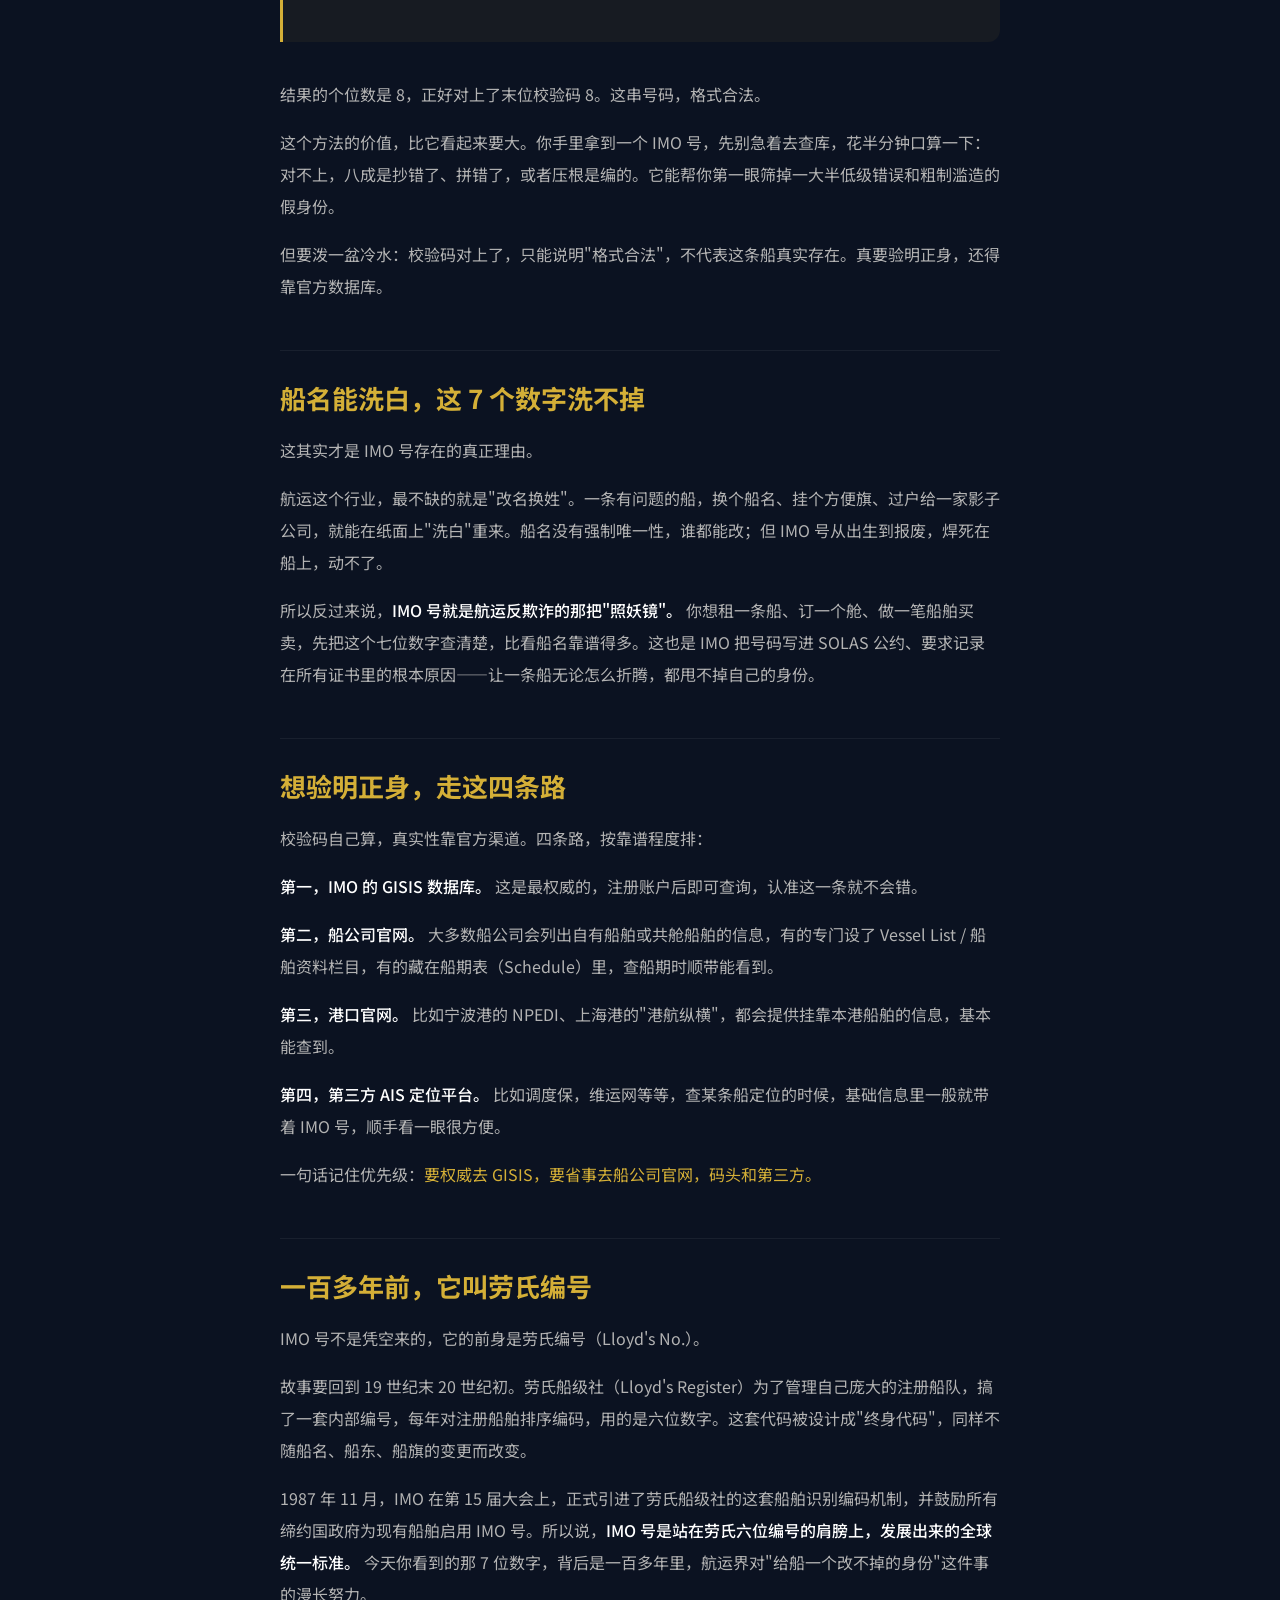
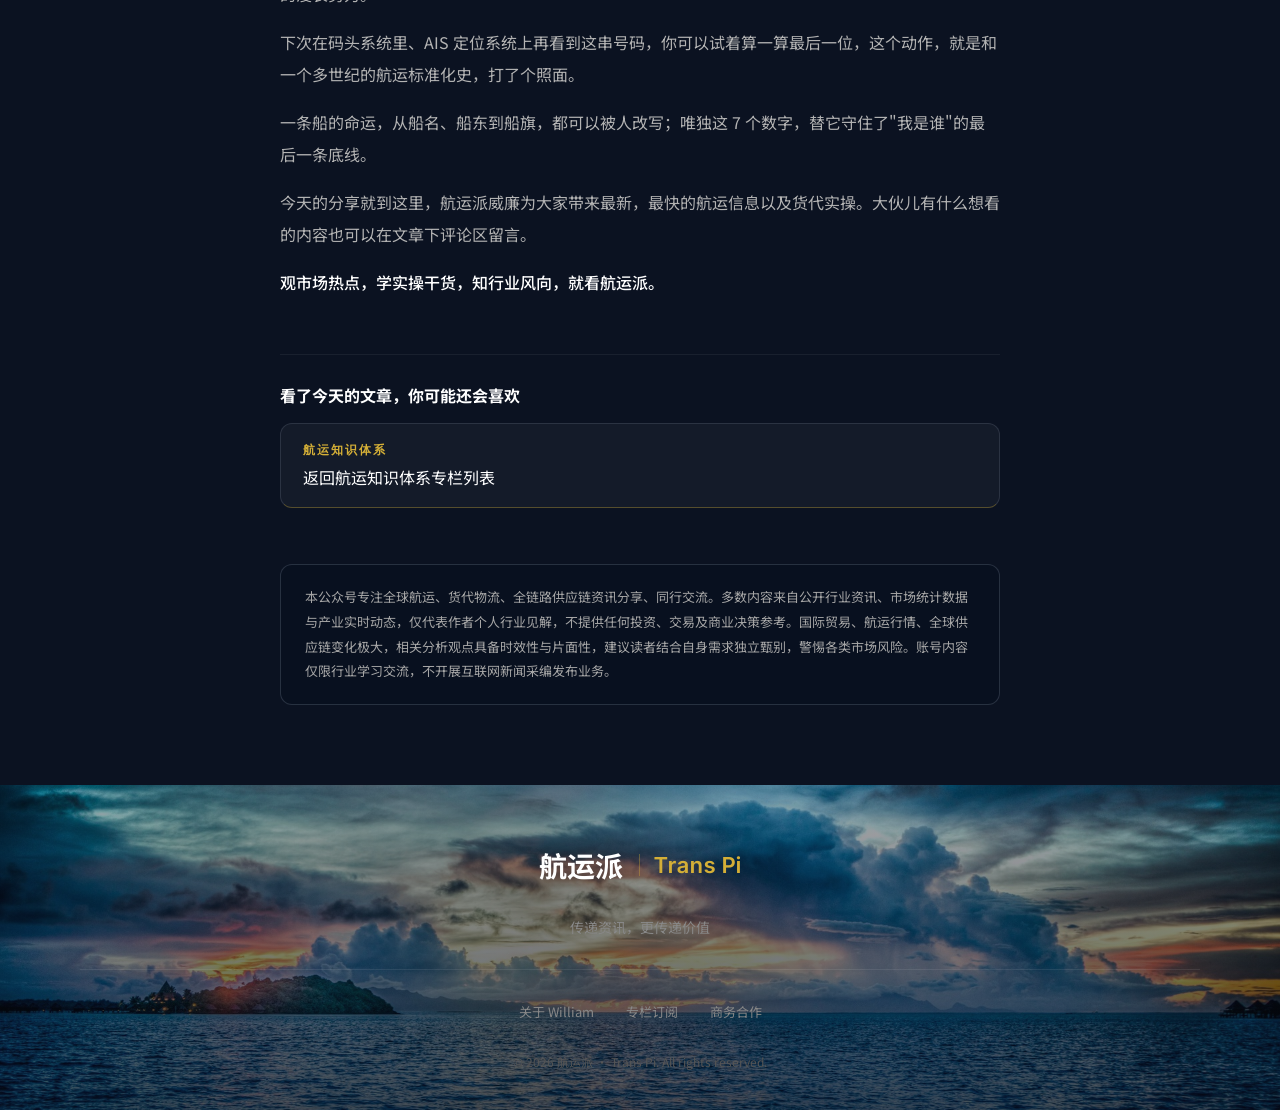
<file: article-imo.html>
<!DOCTYPE html>
<html lang="zh-CN">
<head>
  <meta charset="UTF-8" />
  <meta name="viewport" content="width=device-width, initial-scale=1.0" />
  <meta http-equiv="Cache-Control" content="no-cache, no-store, must-revalidate" />
  <meta http-equiv="Pragma" content="no-cache" />
  <meta http-equiv="Expires" content="0" />
  <title>IMO 号最后一位是道数学题：3 分钟学会给一条船验明正身 | 航运派</title>
  <link rel="preconnect" href="https://fonts.googleapis.com" />
  <link rel="preconnect" href="https://fonts.gstatic.com" crossorigin />
  <link href="https://fonts.googleapis.com/css2?family=Inter+Tight:wght@400;600;700&family=Noto+Sans+SC:wght@400;500;700&display=swap" rel="stylesheet" />
  <link rel="stylesheet" href="styles.css?v=transpi-text-20261001" />
  <link rel="stylesheet" href="article.css?v=imo-article-20261001" />
</head>
<body>

  <!-- 背景音乐 -->
  <audio id="bgm" loop preload="auto">
    <source src="assets/bgm.mp3" type="audio/mpeg" />
  </audio>
  <button id="bgmToggle" class="bgm-toggle" aria-label="背景音乐开关" title="背景音乐">
    <svg class="bgm-icon-on" width="22" height="22" viewBox="0 0 24 24" fill="none" xmlns="http://www.w3.org/2000/svg">
      <path d="M5 9v6h4l5 4V5L9 9H5z" fill="currentColor"/>
      <path d="M16 8.5a4 4 0 010 7" stroke="currentColor" stroke-width="1.8" stroke-linecap="round" fill="none"/>
      <path d="M18.5 6a7 7 0 010 12" stroke="currentColor" stroke-width="1.8" stroke-linecap="round" fill="none"/>
    </svg>
    <svg class="bgm-icon-off" width="22" height="22" viewBox="0 0 24 24" fill="none" xmlns="http://www.w3.org/2000/svg">
      <path d="M5 9v6h4l5 4V5L9 9H5z" fill="currentColor"/>
      <path d="M16 9l5 5m0-5l-5 5" stroke="currentColor" stroke-width="1.8" stroke-linecap="round"/>
    </svg>
  </button>

  <!-- 导航栏 -->
  <nav class="nav">
    <div class="container nav-inner">
      <div class="nav-brand"><img src="assets/logo-square.png" alt="航运派" class="nav-logo" />航运派</div>
      <div class="nav-links">
        <a href="about.html">关于</a>
        <a href="index.html#about">专栏</a>
        <a href="index.html#ai-academy">AI学院</a>
        <a href="index.html#footer">联系</a>
      </div>
    </div>
  </nav>

  <!-- 文章主体 -->
  <article class="article">
    <div class="container article-inner">
      <a class="article-back" href="article-knowledge-list.html">← 返回 · 航运知识体系</a>
      <span class="eyebrow">航运知识体系</span>
      <h1 class="article-title">IMO 号最后一位是道数学题：3 分钟学会给一条船验明正身</h1>
      <div class="article-meta">航运派威廉 · 2026-09-05</div>
      <p class="article-lede">传递资讯，更传递价值。大家好，我是航运派威廉。一条船，船名可以改，船东可以换，船旗可以重新登记。一条船今天叫这个名字，明天卖给另一家，换个船名接着跑；但有一个七位数字，从它第一次下水，到几十年后被拖去拆船厂，一辈子不变。这个数字，就是 IMO 号。业内叫它"船的身份证号"。可大多数人没注意到的是，这串号码的最后一位，其实是一道你自己动手就能验算的数学题。今天这篇，我们把这几个数字彻底讲透。</p>

      <h2>船的身份证，从来不是船名</h2>
      <p>IMO 号是国际海事组织（International Maritime Organization）给每艘船分配的唯一标识，制度始于 1987 年，目的就三件事：海上安全、防污染、反欺诈。</p>
      <p>按规定，300 总吨以上的货船、100 总吨以上的客船，都必须有这串号码。2014 年起，规则进一步扩展，把渔船也圈了进来，凡 100 总吨及以上的船舶，一律要编号。</p>
      <p>这里有一个业内最值得记住的特性：<strong>这个号码是终身的。</strong> 换船旗、换船东、换船名，它都不变，并且会被记录在船舶所有的相关证书里。换句话说，船名是"昵称"，IMO 号才是"户口本"。抓一条船的真实身份，认这串数字，不认名字。</p>
      <p>目前这个号码的日常管理维护，由国际海事组织（IMO）授权，并指定 S&amp;P Global Market Intelligence 作为其独家官方维护机构。它的制度源头，是 IMO 发布的《IMO 船舶识别编号方案》，具体落在通函 Circular letter No.1886/Rev.5 上，并已纳入 SOLAS 公约第 XI-1/3 条，由决议 A.600(15) 引入、A.1078(28) 和 A.1117(30) 等修订完善。</p>

      <h2>最后一位，是道你自己能算的题</h2>
      <p>IMO 号七位数字里，前六位是序列号，第七位是校验码。而第七位怎么来的，你可以自己算。</p>
      <p>规则就四步：给前六位从左到右，依次乘上权重 7、6、5、4、3、2；把六个乘积加起来；对结果取个位数，这个个位数就是第七位校验码。</p>
      <p>拿一条真船来演示。KAIMANA HILA 查询到的 IMO 号是 <strong>9719068</strong>，取前六位 9、7、1、9、0、6，分别乘 7 到 2：</p>
      <blockquote>
        <p>9×7 + 7×6 + 1×5 + 9×4 + 0×3 + 6×2<br />
        = 63 + 42 + 5 + 36 + 0 + 12<br />
        = 158</p>
      </blockquote>
      <p>结果的个位数是 8，正好对上了末位校验码 8。这串号码，格式合法。</p>
      <p>这个方法的价值，比它看起来要大。你手里拿到一个 IMO 号，先别急着去查库，花半分钟口算一下：对不上，八成是抄错了、拼错了，或者压根是编的。它能帮你第一眼筛掉一大半低级错误和粗制滥造的假身份。</p>
      <p>但要泼一盆冷水：校验码对上了，只能说明"格式合法"，不代表这条船真实存在。真要验明正身，还得靠官方数据库。</p>

      <h2>船名能洗白，这 7 个数字洗不掉</h2>
      <p>这其实才是 IMO 号存在的真正理由。</p>
      <p>航运这个行业，最不缺的就是"改名换姓"。一条有问题的船，换个船名、挂个方便旗、过户给一家影子公司，就能在纸面上"洗白"重来。船名没有强制唯一性，谁都能改；但 IMO 号从出生到报废，焊死在船上，动不了。</p>
      <p>所以反过来说，<strong>IMO 号就是航运反欺诈的那把"照妖镜"。</strong> 你想租一条船、订一个舱、做一笔船舶买卖，先把这个七位数字查清楚，比看船名靠谱得多。这也是 IMO 把号码写进 SOLAS 公约、要求记录在所有证书里的根本原因——让一条船无论怎么折腾，都甩不掉自己的身份。</p>

      <h2>想验明正身，走这四条路</h2>
      <p>校验码自己算，真实性靠官方渠道。四条路，按靠谱程度排：</p>
      <p><strong>第一，IMO 的 GISIS 数据库。</strong> 这是最权威的，注册账户后即可查询，认准这一条就不会错。</p>
      <p><strong>第二，船公司官网。</strong> 大多数船公司会列出自有船舶或共舱船舶的信息，有的专门设了 Vessel List / 船舶资料栏目，有的藏在船期表（Schedule）里，查船期时顺带能看到。</p>
      <p><strong>第三，港口官网。</strong> 比如宁波港的 NPEDI、上海港的"港航纵横"，都会提供挂靠本港船舶的信息，基本能查到。</p>
      <p><strong>第四，第三方 AIS 定位平台。</strong> 比如调度保，维运网等等，查某条船定位的时候，基础信息里一般就带着 IMO 号，顺手看一眼很方便。</p>
      <p>一句话记住优先级：<em>要权威去 GISIS，要省事去船公司官网，码头和第三方。</em></p>

      <h2>一百多年前，它叫劳氏编号</h2>
      <p>IMO 号不是凭空来的，它的前身是劳氏编号（Lloyd's No.）。</p>
      <p>故事要回到 19 世纪末 20 世纪初。劳氏船级社（Lloyd's Register）为了管理自己庞大的注册船队，搞了一套内部编号，每年对注册船舶排序编码，用的是六位数字。这套代码被设计成"终身代码"，同样不随船名、船东、船旗的变更而改变。</p>
      <p>1987 年 11 月，IMO 在第 15 届大会上，正式引进了劳氏船级社的这套船舶识别编码机制，并鼓励所有缔约国政府为现有船舶启用 IMO 号。所以说，<strong>IMO 号是站在劳氏六位编号的肩膀上，发展出来的全球统一标准。</strong> 今天你看到的那 7 位数字，背后是一百多年里，航运界对"给船一个改不掉的身份"这件事的漫长努力。</p>
      <p>下次在码头系统里、AIS 定位系统上再看到这串号码，你可以试着算一算最后一位，这个动作，就是和一个多世纪的航运标准化史，打了个照面。</p>
      <p>一条船的命运，从船名、船东到船旗，都可以被人改写；唯独这 7 个数字，替它守住了"我是谁"的最后一条底线。</p>

      <p>今天的分享就到这里，航运派威廉为大家带来最新，最快的航运信息以及货代实操。大伙儿有什么想看的内容也可以在文章下评论区留言。</p>
      <p><strong>观市场热点，学实操干货，知行业风向，就看航运派。</strong></p>

      <div class="related">
        <div class="related-title">看了今天的文章，你可能还会喜欢</div>
        <a class="related-card" href="article-knowledge-list.html">
          <span class="related-cat">航运知识体系</span>
          <span class="related-name">返回航运知识体系专栏列表</span>
        </a>
      </div>

      <div class="disclaimer">
        本公众号专注全球航运、货代物流、全链路供应链资讯分享、同行交流。多数内容来自公开行业资讯、市场统计数据与产业实时动态，仅代表作者个人行业见解，不提供任何投资、交易及商业决策参考。国际贸易、航运行情、全球供应链变化极大，相关分析观点具备时效性与片面性，建议读者结合自身需求独立甄别，警惕各类市场风险。账号内容仅限行业学习交流，不开展互联网新闻采编发布业务。
      </div>
    </div>
  </article>

  <!-- 页脚 -->
  <footer class="footer" id="footer">
    <div class="container footer-inner">
      <div class="footer-brand">
        <span class="footer-logo">航运派</span>
        <span class="footer-logo-en">Trans Pi</span>
      </div>
      <p class="footer-tagline">传递资讯，更传递价值</p>
      <div class="footer-divider"></div>
      <div class="footer-links">
        <a href="about.html">关于 William</a>
        <a href="index.html#about">专栏订阅</a>
        <a href="index.html#footer">商务合作</a>
      </div>
      <p class="footer-copy">© 2026 航运派 · Trans Pi. All rights reserved.</p>
    </div>
  </footer>

  <script>
    (function () {
      var audio = document.getElementById('bgm');
      var btn = document.getElementById('bgmToggle');
      if (!audio || !btn) return;
      audio.volume = 0.25;

      var KEY_TIME = 'bgm_currentTime';
      var KEY_STATE = 'bgm_isPlaying';

      function markPlaying() { btn.classList.add('is-playing'); localStorage.setItem(KEY_STATE, '1'); }
      function markPaused()  { btn.classList.remove('is-playing'); localStorage.setItem(KEY_STATE, '0'); }

      function tryPlay() {
        audio.play().then(markPlaying).catch(function (e) {
          console.warn('BGM autoplay blocked, waiting for first user gesture:', e);
        });
      }

      // 跨页面恢复播放进度
      var savedTime = parseFloat(localStorage.getItem(KEY_TIME) || '0');
      if (savedTime > 0 && !isNaN(savedTime) && isFinite(savedTime)) {
        try { audio.currentTime = savedTime; } catch (e) {}
      }
      var wasPlaying = localStorage.getItem(KEY_STATE) === '1';
      if (wasPlaying) {
        tryPlay();
      }

      // 节流记录进度（每 1 秒）
      var lastSaved = 0;
      audio.addEventListener('timeupdate', function () {
        var now = Date.now();
        if (now - lastSaved > 1000) {
          localStorage.setItem(KEY_TIME, String(audio.currentTime));
          lastSaved = now;
        }
      });

      // 页面卸载前最后保存一次
      window.addEventListener('beforeunload', function () {
        localStorage.setItem(KEY_TIME, String(audio.currentTime));
        localStorage.setItem(KEY_STATE, audio.paused ? '0' : '1');
      });

      // 首次用户交互兜底（仅当上次是播放状态）
      function firstGesture() {
        if (wasPlaying && audio.paused) {
          tryPlay();
        }
        document.removeEventListener('click',     firstGesture, true);
        document.removeEventListener('keydown',   firstGesture, true);
        document.removeEventListener('pointerdown', firstGesture, true);
      }
      document.addEventListener('click',     firstGesture, true);
      document.addEventListener('keydown',   firstGesture, true);
      document.addEventListener('pointerdown', firstGesture, true);

      // 手动开关
      btn.addEventListener('click', function (ev) {
        ev.stopPropagation();
        if (audio.paused) {
          audio.play().then(markPlaying).catch(function (e) { console.warn('BGM play failed:', e); });
        } else {
          audio.pause();
          markPaused();
        }
      });

      // 切回标签页时恢复
      document.addEventListener('visibilitychange', function () {
        if (!document.hidden && audio.paused && localStorage.getItem(KEY_STATE) === '1') {
          tryPlay();
        }
      });
    })();
  </script>

</body>
</html>
</file>
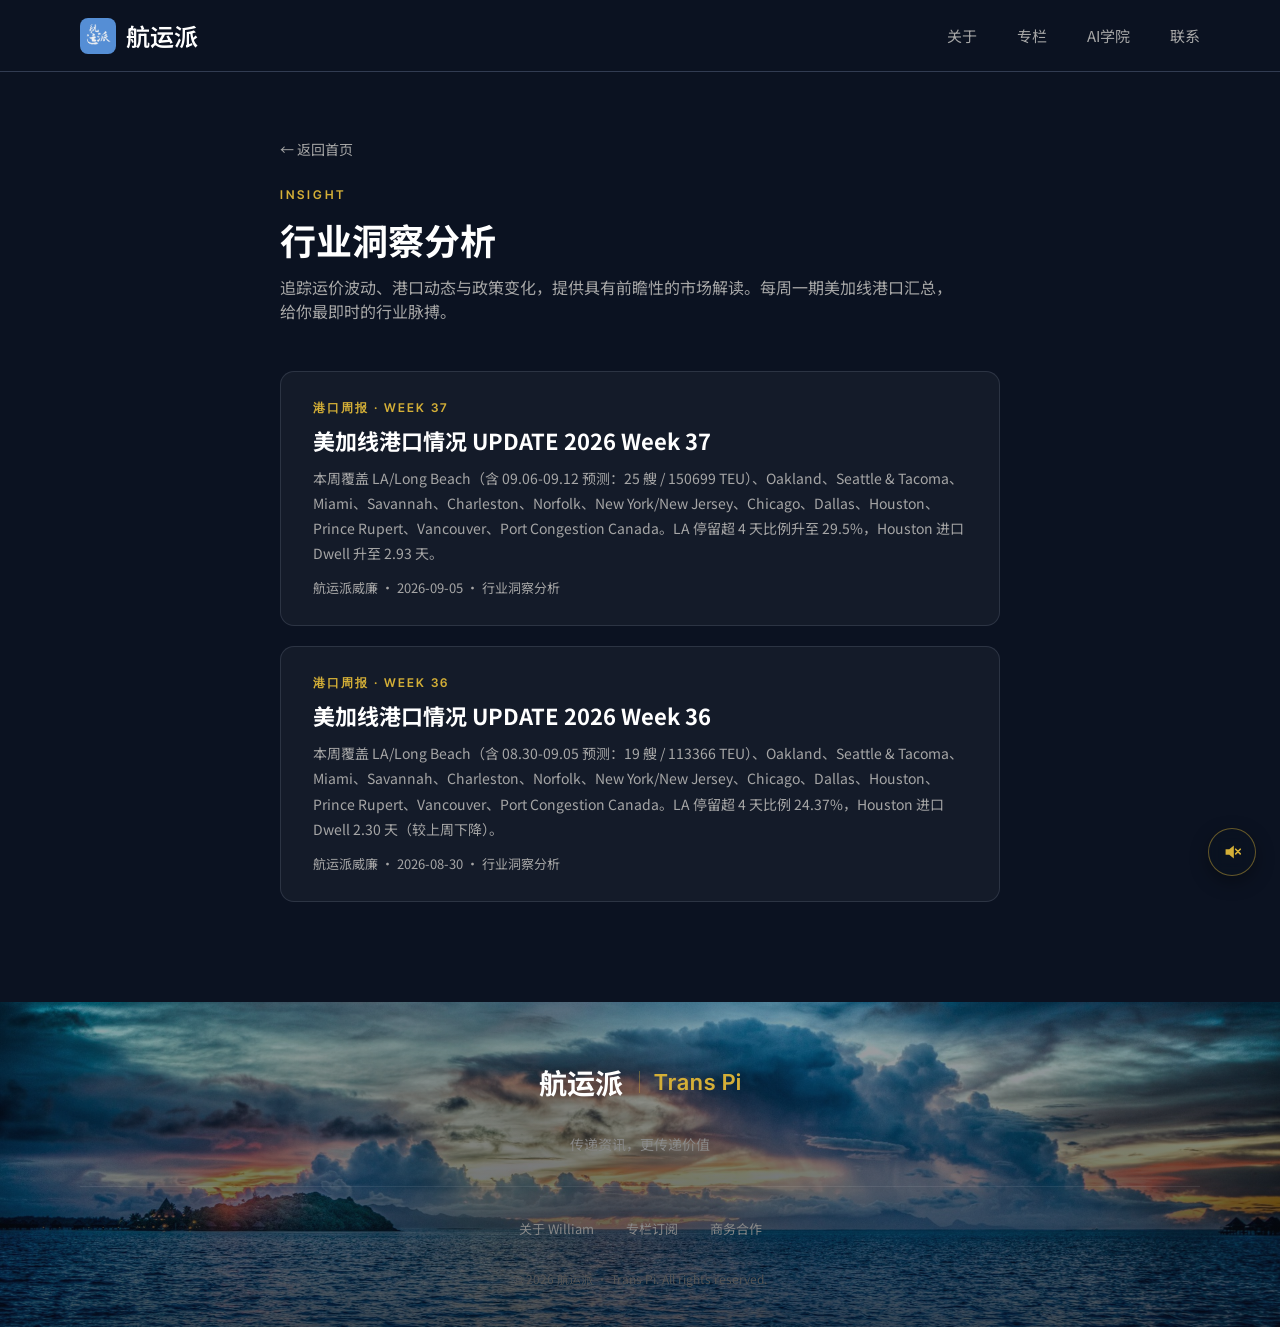
<file: article-insight-list.html>
<!DOCTYPE html>
<html lang="zh-CN">
<head>
  <meta charset="UTF-8" />
  <meta name="viewport" content="width=device-width, initial-scale=1.0" />
  <meta http-equiv="Cache-Control" content="no-cache, no-store, must-revalidate" />
  <meta http-equiv="Pragma" content="no-cache" />
  <meta http-equiv="Expires" content="0" />
  <title>行业洞察分析 | 航运派 · Trans Pi</title>
  <link rel="preconnect" href="https://fonts.googleapis.com" />
  <link rel="preconnect" href="https://fonts.gstatic.com" crossorigin />
  <link href="https://fonts.googleapis.com/css2?family=Inter+Tight:wght@400;600;700&family=Noto+Sans+SC:wght@400;500;700&display=swap" rel="stylesheet" />
  <link rel="stylesheet" href="styles.css?v=transpi-text-20261001" />
  <link rel="stylesheet" href="article.css?v=port-w37-article-20261001" />
</head>
<body>

  <!-- 背景音乐 -->
  <audio id="bgm" loop preload="auto">
    <source src="assets/bgm.mp3" type="audio/mpeg" />
  </audio>
  <button id="bgmToggle" class="bgm-toggle" aria-label="背景音乐开关" title="背景音乐">
    <svg class="bgm-icon-on" width="22" height="22" viewBox="0 0 24 24" fill="none" xmlns="http://www.w3.org/2000/svg">
      <path d="M5 9v6h4l5 4V5L9 9H5z" fill="currentColor"/>
      <path d="M16 8.5a4 4 0 010 7" stroke="currentColor" stroke-width="1.8" stroke-linecap="round" fill="none"/>
      <path d="M18.5 6a7 7 0 010 12" stroke="currentColor" stroke-width="1.8" stroke-linecap="round" fill="none"/>
    </svg>
    <svg class="bgm-icon-off" width="22" height="22" viewBox="0 0 24 24" fill="none" xmlns="http://www.w3.org/2000/svg">
      <path d="M5 9v6h4l5 4V5L9 9H5z" fill="currentColor"/>
      <path d="M16 9l5 5m0-5l-5 5" stroke="currentColor" stroke-width="1.8" stroke-linecap="round"/>
    </svg>
  </button>

  <!-- 导航栏 -->
  <nav class="nav">
    <div class="container nav-inner">
      <div class="nav-brand"><img src="assets/logo-square.png" alt="航运派" class="nav-logo" />航运派</div>
      <div class="nav-links">
        <a href="about.html">关于</a>
        <a href="index.html#about">专栏</a>
        <a href="index.html#ai-academy">AI学院</a>
        <a href="index.html#footer">联系</a>
      </div>
    </div>
  </nav>

  <!-- 文章列表 -->
  <section class="article-list">
    <div class="container article-list-inner">
      <a class="article-list-back" href="index.html#about">← 返回首页</a>
      <span class="eyebrow">INSIGHT</span>
      <h1 class="article-list-title">行业洞察分析</h1>
      <p class="article-list-desc">追踪运价波动、港口动态与政策变化，提供具有前瞻性的市场解读。每周一期美加线港口汇总，给你最即时的行业脉搏。</p>

      <a class="article-item" href="article-port-w37.html">
        <div class="article-item-cat">港口周报 · Week 37</div>
        <div class="article-item-title">美加线港口情况 UPDATE 2026 Week 37</div>
        <div class="article-item-excerpt">本周覆盖 LA/Long Beach（含 09.06-09.12 预测：25 艘 / 150699 TEU）、Oakland、Seattle &amp; Tacoma、Miami、Savannah、Charleston、Norfolk、New York/New Jersey、Chicago、Dallas、Houston、Prince Rupert、Vancouver、Port Congestion Canada。LA 停留超 4 天比例升至 29.5%，Houston 进口 Dwell 升至 2.93 天。</div>
        <div class="article-item-meta">航运派威廉 · 2026-09-05 · 行业洞察分析</div>
      </a>

      <a class="article-item" href="article-port-w36.html">
        <div class="article-item-cat">港口周报 · Week 36</div>
        <div class="article-item-title">美加线港口情况 UPDATE 2026 Week 36</div>
        <div class="article-item-excerpt">本周覆盖 LA/Long Beach（含 08.30-09.05 预测：19 艘 / 113366 TEU）、Oakland、Seattle &amp; Tacoma、Miami、Savannah、Charleston、Norfolk、New York/New Jersey、Chicago、Dallas、Houston、Prince Rupert、Vancouver、Port Congestion Canada。LA 停留超 4 天比例 24.37%，Houston 进口 Dwell 2.30 天（较上周下降）。</div>
        <div class="article-item-meta">航运派威廉 · 2026-08-30 · 行业洞察分析</div>
      </a>

    </div>
  </section>

  <!-- 页脚 -->
  <footer class="footer" id="footer">
    <div class="container footer-inner">
      <div class="footer-brand">
        <span class="footer-logo">航运派</span>
        <span class="footer-logo-en">Trans Pi</span>
      </div>
      <p class="footer-tagline">传递资讯，更传递价值</p>
      <div class="footer-divider"></div>
      <div class="footer-links">
        <a href="about.html">关于 William</a>
        <a href="index.html#about">专栏订阅</a>
        <a href="index.html#footer">商务合作</a>
      </div>
      <p class="footer-copy">© 2026 航运派 · Trans Pi. All rights reserved.</p>
    </div>
  </footer>

  <script>
    (function () {
      var audio = document.getElementById('bgm');
      var btn = document.getElementById('bgmToggle');
      if (!audio || !btn) return;
      audio.volume = 0.25;

      var KEY_TIME = 'bgm_currentTime';
      var KEY_STATE = 'bgm_isPlaying';

      function markPlaying() { btn.classList.add('is-playing'); localStorage.setItem(KEY_STATE, '1'); }
      function markPaused()  { btn.classList.remove('is-playing'); localStorage.setItem(KEY_STATE, '0'); }

      function tryPlay() {
        audio.play().then(markPlaying).catch(function (e) {
          console.warn('BGM autoplay blocked, waiting for first user gesture:', e);
        });
      }

      // 跨页面恢复播放进度
      var savedTime = parseFloat(localStorage.getItem(KEY_TIME) || '0');
      if (savedTime > 0 && !isNaN(savedTime) && isFinite(savedTime)) {
        try { audio.currentTime = savedTime; } catch (e) {}
      }
      var wasPlaying = localStorage.getItem(KEY_STATE) === '1';
      if (wasPlaying) {
        tryPlay();
      }

      // 节流记录进度（每 1 秒）
      var lastSaved = 0;
      audio.addEventListener('timeupdate', function () {
        var now = Date.now();
        if (now - lastSaved > 1000) {
          localStorage.setItem(KEY_TIME, String(audio.currentTime));
          lastSaved = now;
        }
      });

      // 页面卸载前最后保存一次
      window.addEventListener('beforeunload', function () {
        localStorage.setItem(KEY_TIME, String(audio.currentTime));
        localStorage.setItem(KEY_STATE, audio.paused ? '0' : '1');
      });

      // 首次用户交互兜底（仅当上次是播放状态）
      function firstGesture() {
        if (wasPlaying && audio.paused) {
          tryPlay();
        }
        document.removeEventListener('click',     firstGesture, true);
        document.removeEventListener('keydown',   firstGesture, true);
        document.removeEventListener('pointerdown', firstGesture, true);
      }
      document.addEventListener('click',     firstGesture, true);
      document.addEventListener('keydown',   firstGesture, true);
      document.addEventListener('pointerdown', firstGesture, true);

      // 手动开关
      btn.addEventListener('click', function (ev) {
        ev.stopPropagation();
        if (audio.paused) {
          audio.play().then(markPlaying).catch(function (e) { console.warn('BGM play failed:', e); });
        } else {
          audio.pause();
          markPaused();
        }
      });

      // 切回标签页时恢复
      document.addEventListener('visibilitychange', function () {
        if (!document.hidden && audio.paused && localStorage.getItem(KEY_STATE) === '1') {
          tryPlay();
        }
      });
    })();
  </script>

</body>
</html>
</file>
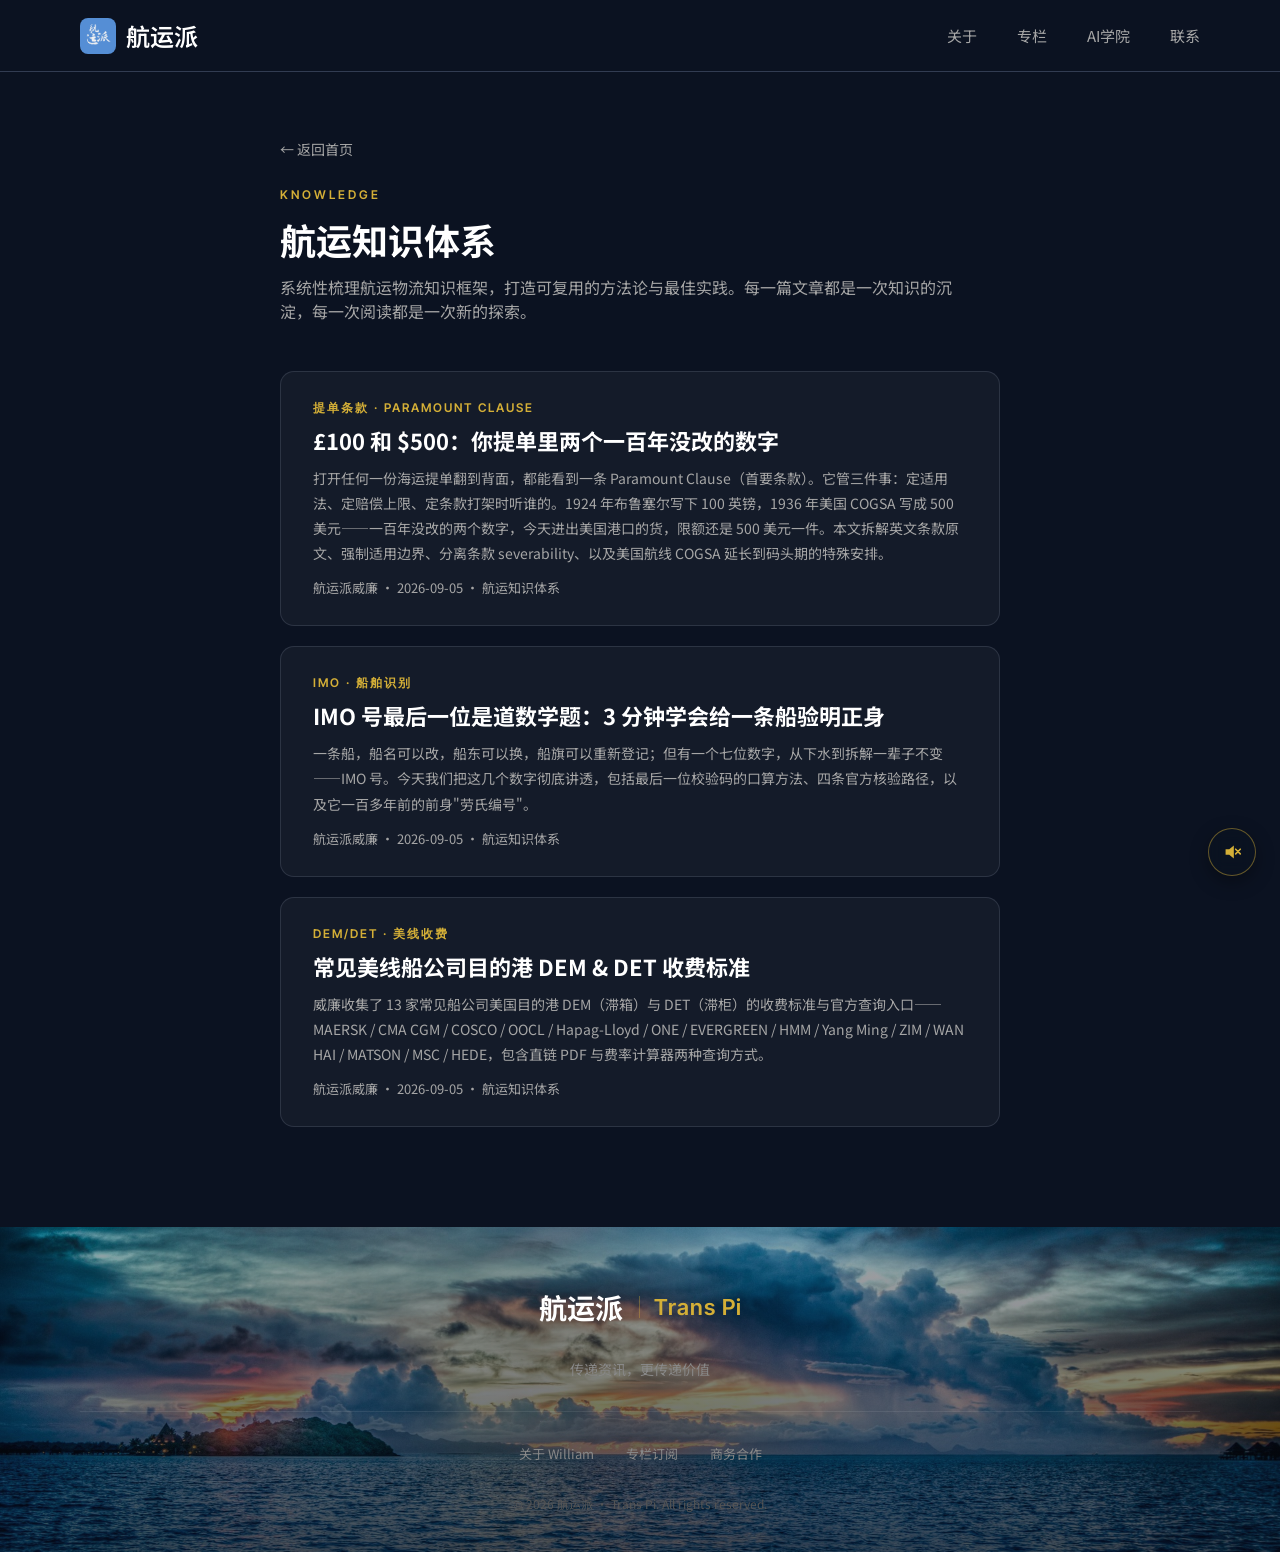
<file: article-knowledge-list.html>
<!DOCTYPE html>
<html lang="zh-CN">
<head>
  <meta charset="UTF-8" />
  <meta name="viewport" content="width=device-width, initial-scale=1.0" />
  <meta http-equiv="Cache-Control" content="no-cache, no-store, must-revalidate" />
  <meta http-equiv="Pragma" content="no-cache" />
  <meta http-equiv="Expires" content="0" />
  <title>航运知识体系 | 航运派 · Trans Pi</title>
  <link rel="preconnect" href="https://fonts.googleapis.com" />
  <link rel="preconnect" href="https://fonts.gstatic.com" crossorigin />
  <link href="https://fonts.googleapis.com/css2?family=Inter+Tight:wght@400;600;700&family=Noto+Sans+SC:wght@400;500;700&display=swap" rel="stylesheet" />
  <link rel="stylesheet" href="styles.css?v=transpi-text-20261001" />
  <link rel="stylesheet" href="article.css?v=imo-article-20261001" />
</head>
<body>

  <!-- 背景音乐 -->
  <audio id="bgm" loop preload="auto">
    <source src="assets/bgm.mp3" type="audio/mpeg" />
  </audio>
  <button id="bgmToggle" class="bgm-toggle" aria-label="背景音乐开关" title="背景音乐">
    <svg class="bgm-icon-on" width="22" height="22" viewBox="0 0 24 24" fill="none" xmlns="http://www.w3.org/2000/svg">
      <path d="M5 9v6h4l5 4V5L9 9H5z" fill="currentColor"/>
      <path d="M16 8.5a4 4 0 010 7" stroke="currentColor" stroke-width="1.8" stroke-linecap="round" fill="none"/>
      <path d="M18.5 6a7 7 0 010 12" stroke="currentColor" stroke-width="1.8" stroke-linecap="round" fill="none"/>
    </svg>
    <svg class="bgm-icon-off" width="22" height="22" viewBox="0 0 24 24" fill="none" xmlns="http://www.w3.org/2000/svg">
      <path d="M5 9v6h4l5 4V5L9 9H5z" fill="currentColor"/>
      <path d="M16 9l5 5m0-5l-5 5" stroke="currentColor" stroke-width="1.8" stroke-linecap="round"/>
    </svg>
  </button>

  <!-- 导航栏 -->
  <nav class="nav">
    <div class="container nav-inner">
      <div class="nav-brand"><img src="assets/logo-square.png" alt="航运派" class="nav-logo" />航运派</div>
      <div class="nav-links">
        <a href="about.html">关于</a>
        <a href="index.html#about">专栏</a>
        <a href="index.html#ai-academy">AI学院</a>
        <a href="index.html#footer">联系</a>
      </div>
    </div>
  </nav>

  <!-- 文章列表 -->
  <section class="article-list">
    <div class="container article-list-inner">
      <a class="article-list-back" href="index.html#about">← 返回首页</a>
      <span class="eyebrow">KNOWLEDGE</span>
      <h1 class="article-list-title">航运知识体系</h1>
      <p class="article-list-desc">系统性梳理航运物流知识框架，打造可复用的方法论与最佳实践。每一篇文章都是一次知识的沉淀，每一次阅读都是一次新的探索。</p>

      <a class="article-item" href="article-bl-100-500.html">
        <div class="article-item-cat">提单条款 · Paramount Clause</div>
        <div class="article-item-title">£100 和 $500：你提单里两个一百年没改的数字</div>
        <div class="article-item-excerpt">打开任何一份海运提单翻到背面，都能看到一条 Paramount Clause（首要条款）。它管三件事：定适用法、定赔偿上限、定条款打架时听谁的。1924 年布鲁塞尔写下 100 英镑，1936 年美国 COGSA 写成 500 美元——一百年没改的两个数字，今天进出美国港口的货，限额还是 500 美元一件。本文拆解英文条款原文、强制适用边界、分离条款 severability、以及美国航线 COGSA 延长到码头期的特殊安排。</div>
        <div class="article-item-meta">航运派威廉 · 2026-09-05 · 航运知识体系</div>
      </a>

      <a class="article-item" href="article-imo.html">
        <div class="article-item-cat">IMO · 船舶识别</div>
        <div class="article-item-title">IMO 号最后一位是道数学题：3 分钟学会给一条船验明正身</div>
        <div class="article-item-excerpt">一条船，船名可以改，船东可以换，船旗可以重新登记；但有一个七位数字，从下水到拆解一辈子不变——IMO 号。今天我们把这几个数字彻底讲透，包括最后一位校验码的口算方法、四条官方核验路径，以及它一百多年前的前身"劳氏编号"。</div>
        <div class="article-item-meta">航运派威廉 · 2026-09-05 · 航运知识体系</div>
      </a>

      <a class="article-item" href="article-dem-det.html">
        <div class="article-item-cat">DEM/DET · 美线收费</div>
        <div class="article-item-title">常见美线船公司目的港 DEM &amp; DET 收费标准</div>
        <div class="article-item-excerpt">威廉收集了 13 家常见船公司美国目的港 DEM（滞箱）与 DET（滞柜）的收费标准与官方查询入口——MAERSK / CMA CGM / COSCO / OOCL / Hapag-Lloyd / ONE / EVERGREEN / HMM / Yang Ming / ZIM / WAN HAI / MATSON / MSC / HEDE，包含直链 PDF 与费率计算器两种查询方式。</div>
        <div class="article-item-meta">航运派威廉 · 2026-09-05 · 航运知识体系</div>
      </a>

    </div>
  </section>

  <!-- 页脚 -->
  <footer class="footer" id="footer">
    <div class="container footer-inner">
      <div class="footer-brand">
        <span class="footer-logo">航运派</span>
        <span class="footer-logo-en">Trans Pi</span>
      </div>
      <p class="footer-tagline">传递资讯，更传递价值</p>
      <div class="footer-divider"></div>
      <div class="footer-links">
        <a href="about.html">关于 William</a>
        <a href="index.html#about">专栏订阅</a>
        <a href="index.html#footer">商务合作</a>
      </div>
      <p class="footer-copy">© 2026 航运派 · Trans Pi. All rights reserved.</p>
    </div>
  </footer>

  <script>
    (function () {
      var audio = document.getElementById('bgm');
      var btn = document.getElementById('bgmToggle');
      if (!audio || !btn) return;
      audio.volume = 0.25;

      var KEY_TIME = 'bgm_currentTime';
      var KEY_STATE = 'bgm_isPlaying';

      function markPlaying() { btn.classList.add('is-playing'); localStorage.setItem(KEY_STATE, '1'); }
      function markPaused()  { btn.classList.remove('is-playing'); localStorage.setItem(KEY_STATE, '0'); }

      function tryPlay() {
        audio.play().then(markPlaying).catch(function (e) {
          console.warn('BGM autoplay blocked, waiting for first user gesture:', e);
        });
      }

      // 跨页面恢复播放进度
      var savedTime = parseFloat(localStorage.getItem(KEY_TIME) || '0');
      if (savedTime > 0 && !isNaN(savedTime) && isFinite(savedTime)) {
        try { audio.currentTime = savedTime; } catch (e) {}
      }
      var wasPlaying = localStorage.getItem(KEY_STATE) === '1';
      if (wasPlaying) {
        tryPlay();
      }

      // 节流记录进度（每 1 秒）
      var lastSaved = 0;
      audio.addEventListener('timeupdate', function () {
        var now = Date.now();
        if (now - lastSaved > 1000) {
          localStorage.setItem(KEY_TIME, String(audio.currentTime));
          lastSaved = now;
        }
      });

      // 页面卸载前最后保存一次
      window.addEventListener('beforeunload', function () {
        localStorage.setItem(KEY_TIME, String(audio.currentTime));
        localStorage.setItem(KEY_STATE, audio.paused ? '0' : '1');
      });

      // 首次用户交互兜底（仅当上次是播放状态）
      function firstGesture() {
        if (wasPlaying && audio.paused) {
          tryPlay();
        }
        document.removeEventListener('click',     firstGesture, true);
        document.removeEventListener('keydown',   firstGesture, true);
        document.removeEventListener('pointerdown', firstGesture, true);
      }
      document.addEventListener('click',     firstGesture, true);
      document.addEventListener('keydown',   firstGesture, true);
      document.addEventListener('pointerdown', firstGesture, true);

      // 手动开关
      btn.addEventListener('click', function (ev) {
        ev.stopPropagation();
        if (audio.paused) {
          audio.play().then(markPlaying).catch(function (e) { console.warn('BGM play failed:', e); });
        } else {
          audio.pause();
          markPaused();
        }
      });

      // 切回标签页时恢复
      document.addEventListener('visibilitychange', function () {
        if (!document.hidden && audio.paused && localStorage.getItem(KEY_STATE) === '1') {
          tryPlay();
        }
      });
    })();
  </script>

</body>
</html>
</file>
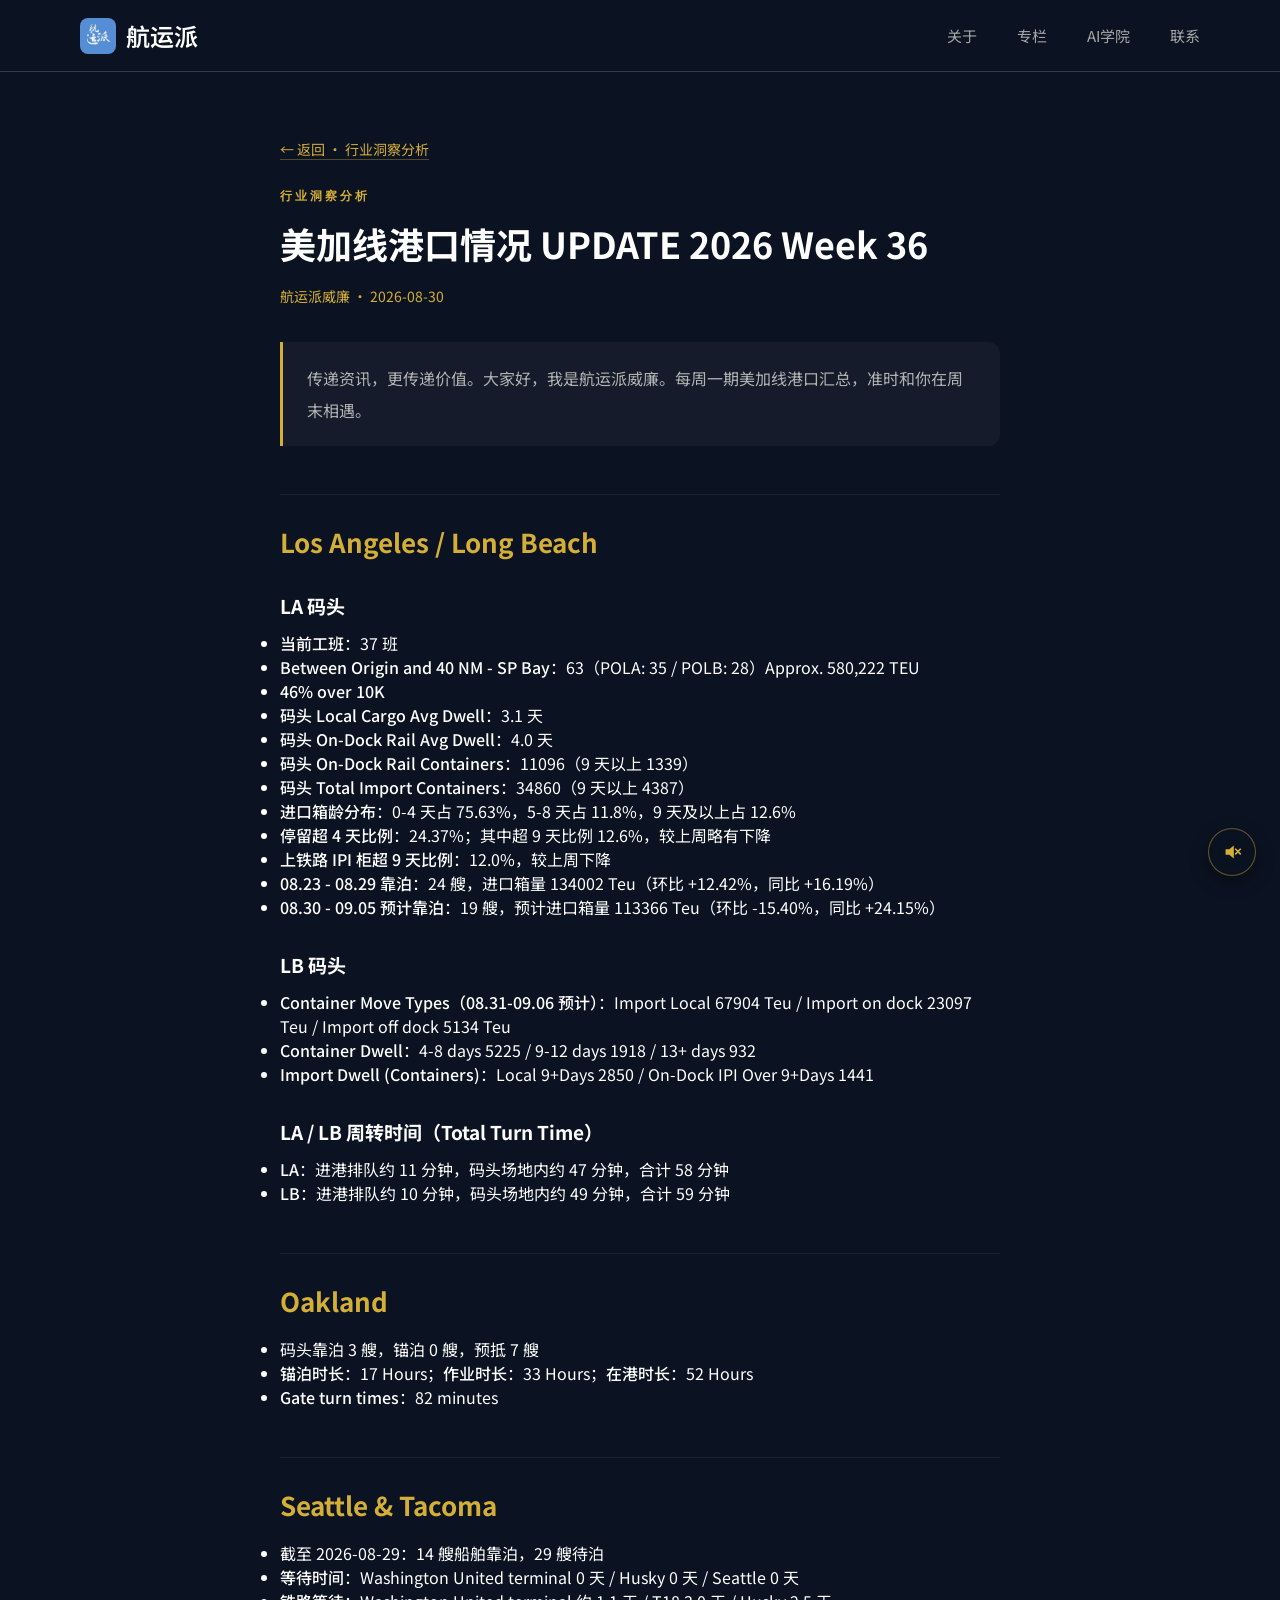
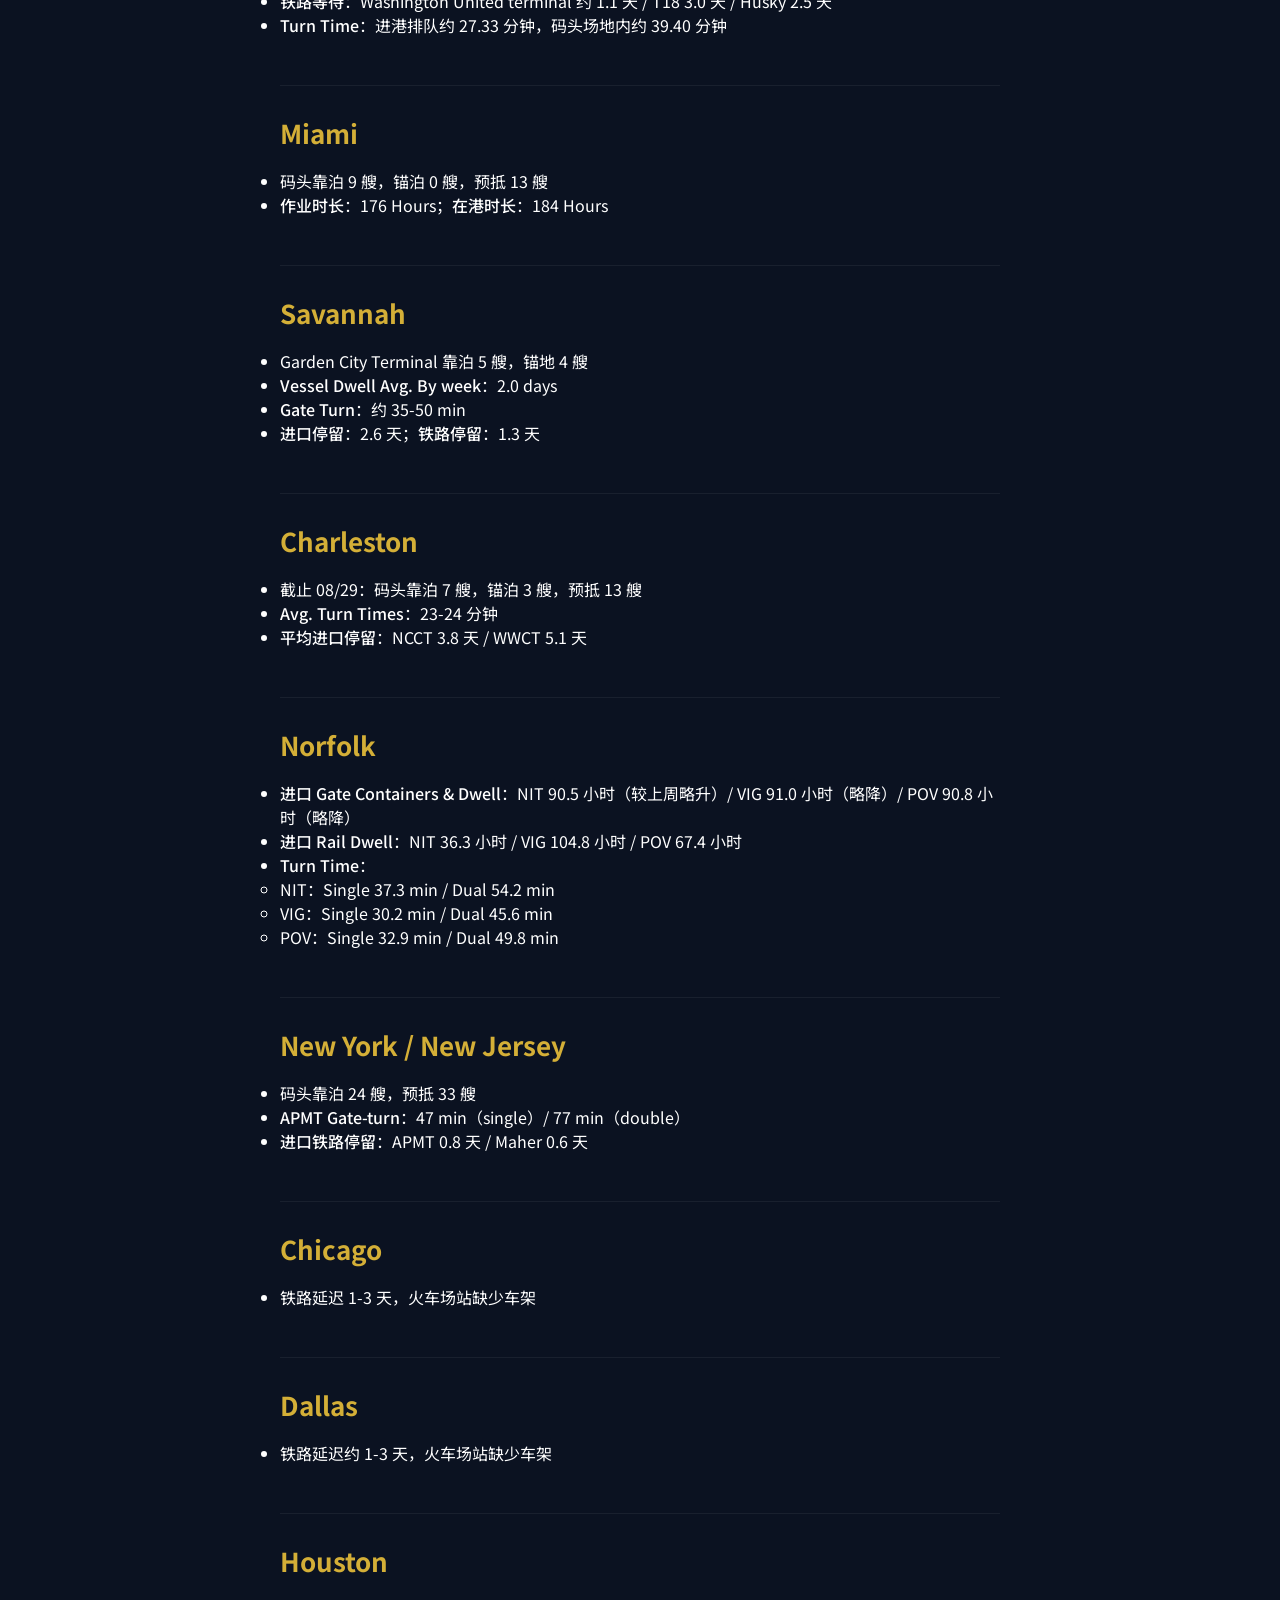
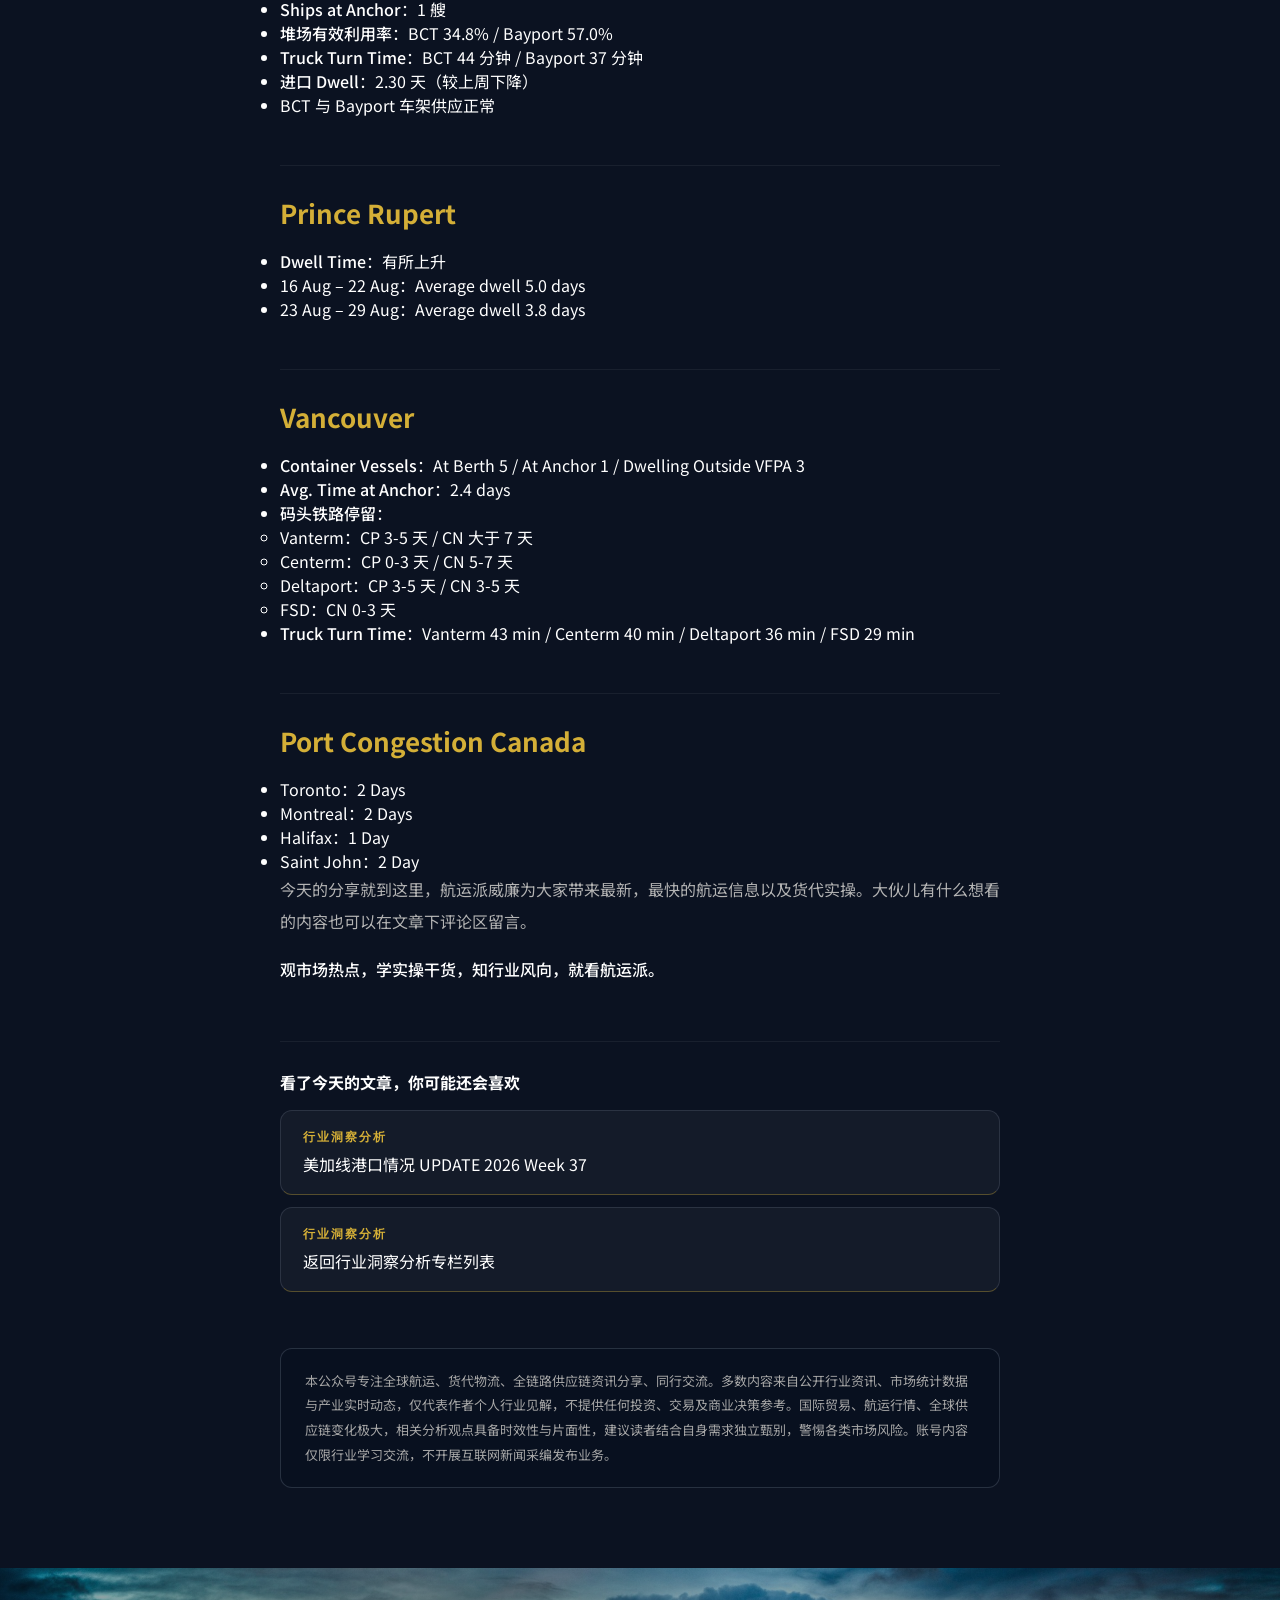
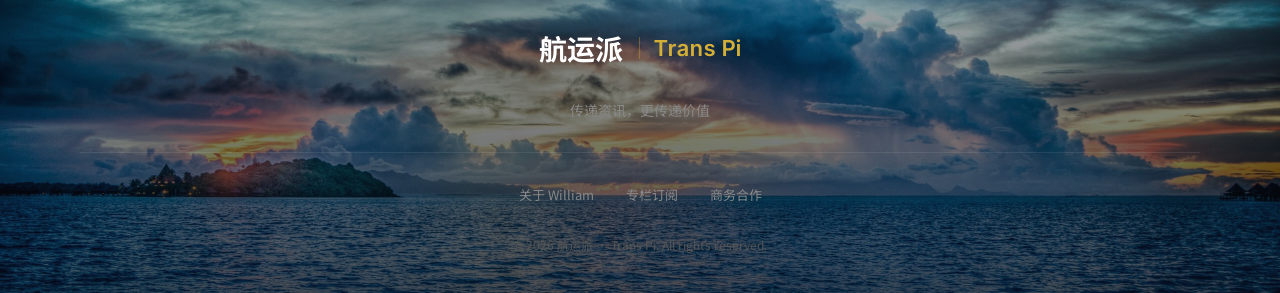
<file: article-port-w36.html>
<!DOCTYPE html>
<html lang="zh-CN">
<head>
  <meta charset="UTF-8" />
  <meta name="viewport" content="width=device-width, initial-scale=1.0" />
  <meta http-equiv="Cache-Control" content="no-cache, no-store, must-revalidate" />
  <meta http-equiv="Pragma" content="no-cache" />
  <meta http-equiv="Expires" content="0" />
  <title>美加线港口情况 UPDATE 2026 Week 36 | 航运派</title>
  <link rel="preconnect" href="https://fonts.googleapis.com" />
  <link rel="preconnect" href="https://fonts.gstatic.com" crossorigin />
  <link href="https://fonts.googleapis.com/css2?family=Inter+Tight:wght@400;600;700&family=Noto+Sans+SC:wght@400;500;700&display=swap" rel="stylesheet" />
  <link rel="stylesheet" href="styles.css?v=transpi-text-20261001" />
  <link rel="stylesheet" href="article.css?v=port-w36-article-20261001" />
</head>
<body>

  <!-- 背景音乐 -->
  <audio id="bgm" loop preload="auto">
    <source src="assets/bgm.mp3" type="audio/mpeg" />
  </audio>
  <button id="bgmToggle" class="bgm-toggle" aria-label="背景音乐开关" title="背景音乐">
    <svg class="bgm-icon-on" width="22" height="22" viewBox="0 0 24 24" fill="none" xmlns="http://www.w3.org/2000/svg">
      <path d="M5 9v6h4l5 4V5L9 9H5z" fill="currentColor"/>
      <path d="M16 8.5a4 4 0 010 7" stroke="currentColor" stroke-width="1.8" stroke-linecap="round" fill="none"/>
      <path d="M18.5 6a7 7 0 010 12" stroke="currentColor" stroke-width="1.8" stroke-linecap="round" fill="none"/>
    </svg>
    <svg class="bgm-icon-off" width="22" height="22" viewBox="0 0 24 24" fill="none" xmlns="http://www.w3.org/2000/svg">
      <path d="M5 9v6h4l5 4V5L9 9H5z" fill="currentColor"/>
      <path d="M16 9l5 5m0-5l-5 5" stroke="currentColor" stroke-width="1.8" stroke-linecap="round"/>
    </svg>
  </button>

  <!-- 导航栏 -->
  <nav class="nav">
    <div class="container nav-inner">
      <div class="nav-brand"><img src="assets/logo-square.png" alt="航运派" class="nav-logo" />航运派</div>
      <div class="nav-links">
        <a href="about.html">关于</a>
        <a href="index.html#about">专栏</a>
        <a href="index.html#ai-academy">AI学院</a>
        <a href="index.html#footer">联系</a>
      </div>
    </div>
  </nav>

  <!-- 文章主体 -->
  <article class="article">
    <div class="container article-inner">
      <a class="article-back" href="article-insight-list.html">← 返回 · 行业洞察分析</a>
      <span class="eyebrow">行业洞察分析</span>
      <h1 class="article-title">美加线港口情况 UPDATE 2026 Week 36</h1>
      <div class="article-meta">航运派威廉 · 2026-08-30</div>
      <p class="article-lede">传递资讯，更传递价值。大家好，我是航运派威廉。每周一期美加线港口汇总，准时和你在周末相遇。</p>

      <h2>Los Angeles / Long Beach</h2>

      <h3>LA 码头</h3>
      <ul>
        <li><strong>当前工班</strong>：37 班</li>
        <li><strong>Between Origin and 40 NM - SP Bay</strong>：63（POLA: 35 / POLB: 28）Approx. 580,222 TEU</li>
        <li><strong>46% over 10K</strong></li>
        <li><strong>码头 Local Cargo Avg Dwell</strong>：3.1 天</li>
        <li><strong>码头 On-Dock Rail Avg Dwell</strong>：4.0 天</li>
        <li><strong>码头 On-Dock Rail Containers</strong>：11096（9 天以上 1339）</li>
        <li><strong>码头 Total Import Containers</strong>：34860（9 天以上 4387）</li>
        <li><strong>进口箱龄分布</strong>：0-4 天占 75.63%，5-8 天占 11.8%，9 天及以上占 12.6%</li>
        <li><strong>停留超 4 天比例</strong>：24.37%；其中超 9 天比例 12.6%，较上周略有下降</li>
        <li><strong>上铁路 IPI 柜超 9 天比例</strong>：12.0%，较上周下降</li>
        <li><strong>08.23 - 08.29 靠泊</strong>：24 艘，进口箱量 134002 Teu（环比 +12.42%，同比 +16.19%）</li>
        <li><strong>08.30 - 09.05 预计靠泊</strong>：19 艘，预计进口箱量 113366 Teu（环比 -15.40%，同比 +24.15%）</li>
      </ul>

      <h3>LB 码头</h3>
      <ul>
        <li><strong>Container Move Types（08.31-09.06 预计）</strong>：Import Local 67904 Teu / Import on dock 23097 Teu / Import off dock 5134 Teu</li>
        <li><strong>Container Dwell</strong>：4-8 days 5225 / 9-12 days 1918 / 13+ days 932</li>
        <li><strong>Import Dwell (Containers)</strong>：Local 9+Days 2850 / On-Dock IPI Over 9+Days 1441</li>
      </ul>

      <h3>LA / LB 周转时间（Total Turn Time）</h3>
      <ul>
        <li><strong>LA</strong>：进港排队约 11 分钟，码头场地内约 47 分钟，合计 58 分钟</li>
        <li><strong>LB</strong>：进港排队约 10 分钟，码头场地内约 49 分钟，合计 59 分钟</li>
      </ul>

      <h2>Oakland</h2>
      <ul>
        <li>码头靠泊 3 艘，锚泊 0 艘，预抵 7 艘</li>
        <li><strong>锚泊时长</strong>：17 Hours；<strong>作业时长</strong>：33 Hours；<strong>在港时长</strong>：52 Hours</li>
        <li><strong>Gate turn times</strong>：82 minutes</li>
      </ul>

      <h2>Seattle &amp; Tacoma</h2>
      <ul>
        <li>截至 2026-08-29：14 艘船舶靠泊，29 艘待泊</li>
        <li><strong>等待时间</strong>：Washington United terminal 0 天 / Husky 0 天 / Seattle 0 天</li>
        <li><strong>铁路等待</strong>：Washington United terminal 约 1.1 天 / T18 3.0 天 / Husky 2.5 天</li>
        <li><strong>Turn Time</strong>：进港排队约 27.33 分钟，码头场地内约 39.40 分钟</li>
      </ul>

      <h2>Miami</h2>
      <ul>
        <li>码头靠泊 9 艘，锚泊 0 艘，预抵 13 艘</li>
        <li><strong>作业时长</strong>：176 Hours；<strong>在港时长</strong>：184 Hours</li>
      </ul>

      <h2>Savannah</h2>
      <ul>
        <li>Garden City Terminal 靠泊 5 艘，锚地 4 艘</li>
        <li><strong>Vessel Dwell Avg. By week</strong>：2.0 days</li>
        <li><strong>Gate Turn</strong>：约 35-50 min</li>
        <li><strong>进口停留</strong>：2.6 天；<strong>铁路停留</strong>：1.3 天</li>
      </ul>

      <h2>Charleston</h2>
      <ul>
        <li>截止 08/29：码头靠泊 7 艘，锚泊 3 艘，预抵 13 艘</li>
        <li><strong>Avg. Turn Times</strong>：23-24 分钟</li>
        <li><strong>平均进口停留</strong>：NCCT 3.8 天 / WWCT 5.1 天</li>
      </ul>

      <h2>Norfolk</h2>
      <ul>
        <li><strong>进口 Gate Containers &amp; Dwell</strong>：NIT 90.5 小时（较上周略升）/ VIG 91.0 小时（略降）/ POV 90.8 小时（略降）</li>
        <li><strong>进口 Rail Dwell</strong>：NIT 36.3 小时 / VIG 104.8 小时 / POV 67.4 小时</li>
        <li><strong>Turn Time</strong>：
          <ul>
            <li>NIT：Single 37.3 min / Dual 54.2 min</li>
            <li>VIG：Single 30.2 min / Dual 45.6 min</li>
            <li>POV：Single 32.9 min / Dual 49.8 min</li>
          </ul>
        </li>
      </ul>

      <h2>New York / New Jersey</h2>
      <ul>
        <li>码头靠泊 24 艘，预抵 33 艘</li>
        <li><strong>APMT Gate-turn</strong>：47 min（single）/ 77 min（double）</li>
        <li><strong>进口铁路停留</strong>：APMT 0.8 天 / Maher 0.6 天</li>
      </ul>

      <h2>Chicago</h2>
      <ul>
        <li>铁路延迟 1-3 天，火车场站缺少车架</li>
      </ul>

      <h2>Dallas</h2>
      <ul>
        <li>铁路延迟约 1-3 天，火车场站缺少车架</li>
      </ul>

      <h2>Houston</h2>
      <ul>
        <li><strong>Ships at Anchor</strong>：1 艘</li>
        <li><strong>堆场有效利用率</strong>：BCT 34.8% / Bayport 57.0%</li>
        <li><strong>Truck Turn Time</strong>：BCT 44 分钟 / Bayport 37 分钟</li>
        <li><strong>进口 Dwell</strong>：2.30 天（较上周下降）</li>
        <li>BCT 与 Bayport 车架供应正常</li>
      </ul>

      <h2>Prince Rupert</h2>
      <ul>
        <li><strong>Dwell Time</strong>：有所上升</li>
        <li>16 Aug – 22 Aug：Average dwell 5.0 days</li>
        <li>23 Aug – 29 Aug：Average dwell 3.8 days</li>
      </ul>

      <h2>Vancouver</h2>
      <ul>
        <li><strong>Container Vessels</strong>：At Berth 5 / At Anchor 1 / Dwelling Outside VFPA 3</li>
        <li><strong>Avg. Time at Anchor</strong>：2.4 days</li>
        <li><strong>码头铁路停留</strong>：
          <ul>
            <li>Vanterm：CP 3-5 天 / CN 大于 7 天</li>
            <li>Centerm：CP 0-3 天 / CN 5-7 天</li>
            <li>Deltaport：CP 3-5 天 / CN 3-5 天</li>
            <li>FSD：CN 0-3 天</li>
          </ul>
        </li>
        <li><strong>Truck Turn Time</strong>：Vanterm 43 min / Centerm 40 min / Deltaport 36 min / FSD 29 min</li>
      </ul>

      <h2>Port Congestion Canada</h2>
      <ul>
        <li>Toronto：2 Days</li>
        <li>Montreal：2 Days</li>
        <li>Halifax：1 Day</li>
        <li>Saint John：2 Day</li>
      </ul>

      <p>今天的分享就到这里，航运派威廉为大家带来最新，最快的航运信息以及货代实操。大伙儿有什么想看的内容也可以在文章下评论区留言。</p>
      <p><strong>观市场热点，学实操干货，知行业风向，就看航运派。</strong></p>

      <div class="related">
        <div class="related-title">看了今天的文章，你可能还会喜欢</div>
        <a class="related-card" href="article-port-w37.html">
          <span class="related-cat">行业洞察分析</span>
          <span class="related-name">美加线港口情况 UPDATE 2026 Week 37</span>
        </a>
        <a class="related-card" href="article-insight-list.html">
          <span class="related-cat">行业洞察分析</span>
          <span class="related-name">返回行业洞察分析专栏列表</span>
        </a>
      </div>

      <div class="disclaimer">
        本公众号专注全球航运、货代物流、全链路供应链资讯分享、同行交流。多数内容来自公开行业资讯、市场统计数据与产业实时动态，仅代表作者个人行业见解，不提供任何投资、交易及商业决策参考。国际贸易、航运行情、全球供应链变化极大，相关分析观点具备时效性与片面性，建议读者结合自身需求独立甄别，警惕各类市场风险。账号内容仅限行业学习交流，不开展互联网新闻采编发布业务。
      </div>
    </div>
  </article>

  <!-- 页脚 -->
  <footer class="footer" id="footer">
    <div class="container footer-inner">
      <div class="footer-brand">
        <span class="footer-logo">航运派</span>
        <span class="footer-logo-en">Trans Pi</span>
      </div>
      <p class="footer-tagline">传递资讯，更传递价值</p>
      <div class="footer-divider"></div>
      <div class="footer-links">
        <a href="about.html">关于 William</a>
        <a href="index.html#about">专栏订阅</a>
        <a href="index.html#footer">商务合作</a>
      </div>
      <p class="footer-copy">© 2026 航运派 · Trans Pi. All rights reserved.</p>
    </div>
  </footer>

  <script>
    (function () {
      var audio = document.getElementById('bgm');
      var btn = document.getElementById('bgmToggle');
      if (!audio || !btn) return;
      audio.volume = 0.25;

      var KEY_TIME = 'bgm_currentTime';
      var KEY_STATE = 'bgm_isPlaying';

      function markPlaying() { btn.classList.add('is-playing'); localStorage.setItem(KEY_STATE, '1'); }
      function markPaused()  { btn.classList.remove('is-playing'); localStorage.setItem(KEY_STATE, '0'); }

      function tryPlay() {
        audio.play().then(markPlaying).catch(function (e) {
          console.warn('BGM autoplay blocked, waiting for first user gesture:', e);
        });
      }

      // 跨页面恢复播放进度
      var savedTime = parseFloat(localStorage.getItem(KEY_TIME) || '0');
      if (savedTime > 0 && !isNaN(savedTime) && isFinite(savedTime)) {
        try { audio.currentTime = savedTime; } catch (e) {}
      }
      var wasPlaying = localStorage.getItem(KEY_STATE) === '1';
      if (wasPlaying) {
        tryPlay();
      }

      // 节流记录进度（每 1 秒）
      var lastSaved = 0;
      audio.addEventListener('timeupdate', function () {
        var now = Date.now();
        if (now - lastSaved > 1000) {
          localStorage.setItem(KEY_TIME, String(audio.currentTime));
          lastSaved = now;
        }
      });

      // 页面卸载前最后保存一次
      window.addEventListener('beforeunload', function () {
        localStorage.setItem(KEY_TIME, String(audio.currentTime));
        localStorage.setItem(KEY_STATE, audio.paused ? '0' : '1');
      });

      // 首次用户交互兜底（仅当上次是播放状态）
      function firstGesture() {
        if (wasPlaying && audio.paused) {
          tryPlay();
        }
        document.removeEventListener('click',     firstGesture, true);
        document.removeEventListener('keydown',   firstGesture, true);
        document.removeEventListener('pointerdown', firstGesture, true);
      }
      document.addEventListener('click',     firstGesture, true);
      document.addEventListener('keydown',   firstGesture, true);
      document.addEventListener('pointerdown', firstGesture, true);

      // 手动开关
      btn.addEventListener('click', function (ev) {
        ev.stopPropagation();
        if (audio.paused) {
          audio.play().then(markPlaying).catch(function (e) { console.warn('BGM play failed:', e); });
        } else {
          audio.pause();
          markPaused();
        }
      });

      // 切回标签页时恢复
      document.addEventListener('visibilitychange', function () {
        if (!document.hidden && audio.paused && localStorage.getItem(KEY_STATE) === '1') {
          tryPlay();
        }
      });
    })();
  </script>

</body>
</html>
</file>
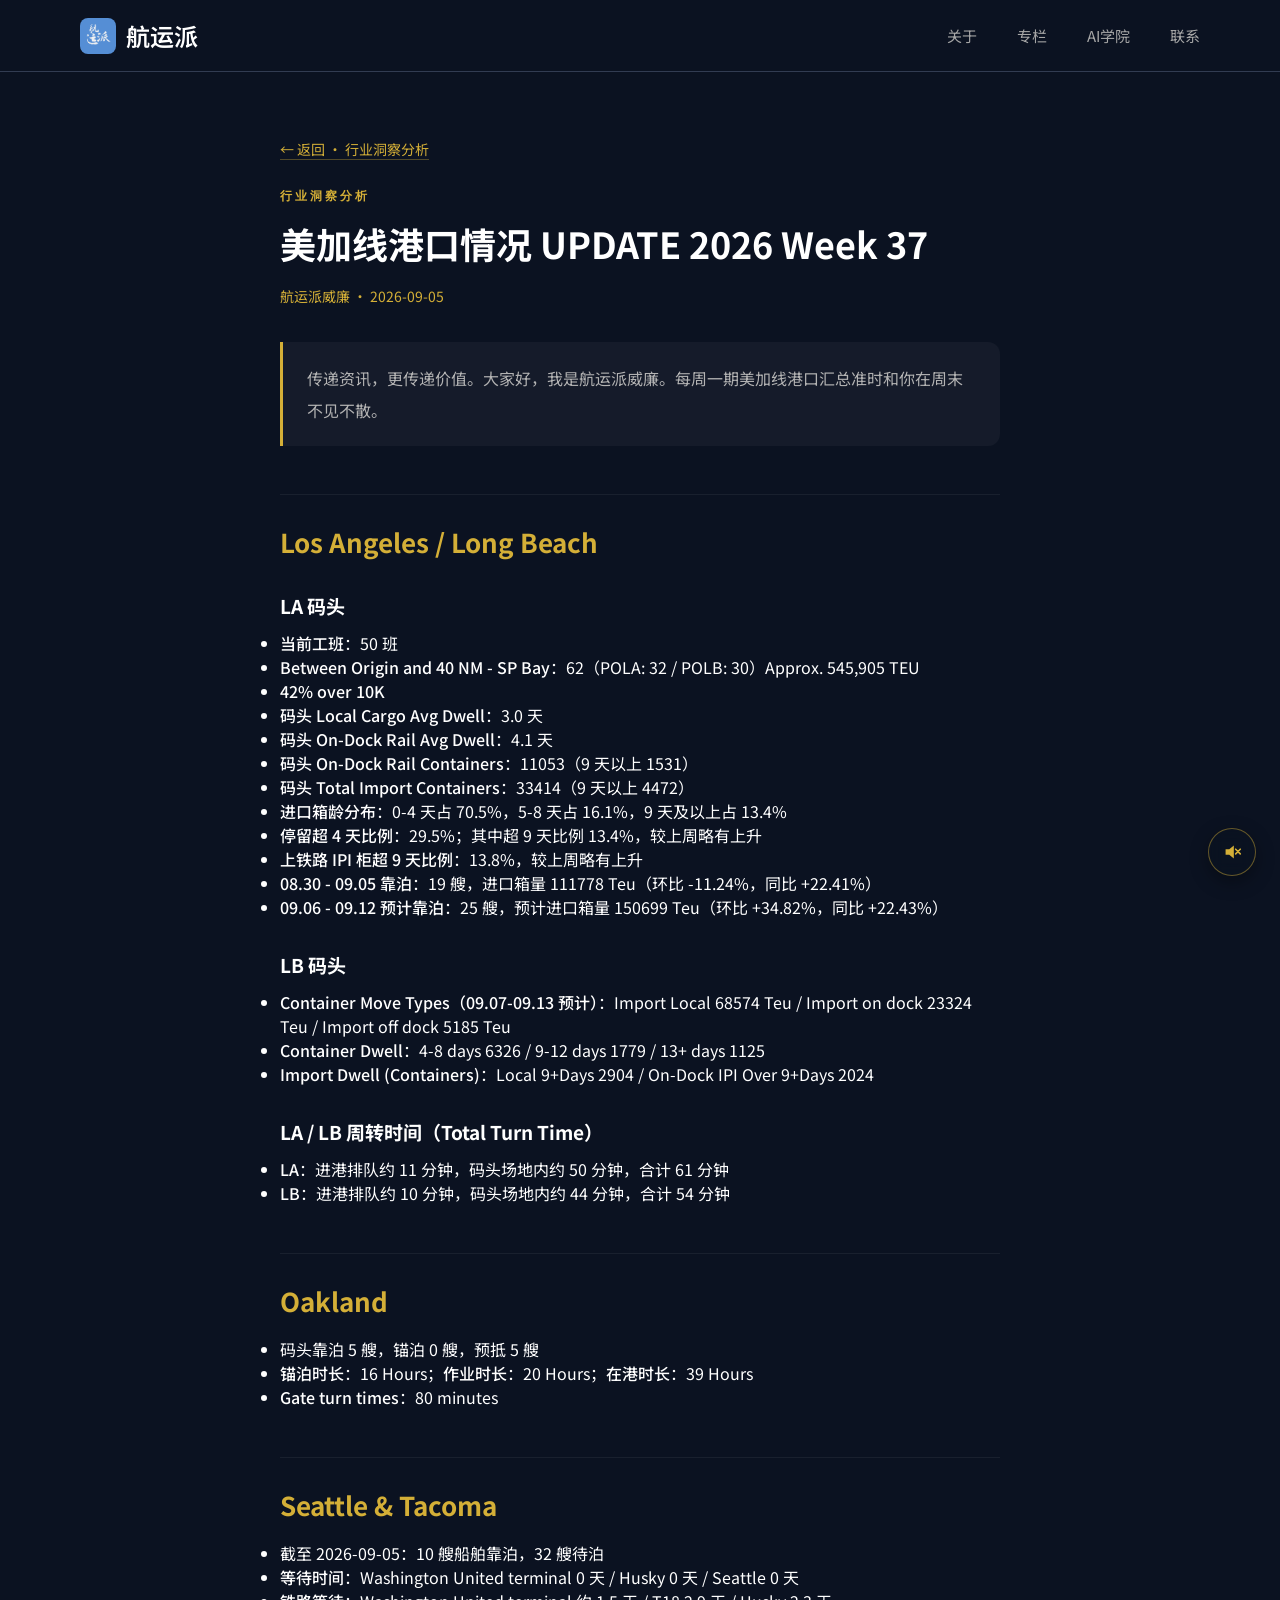
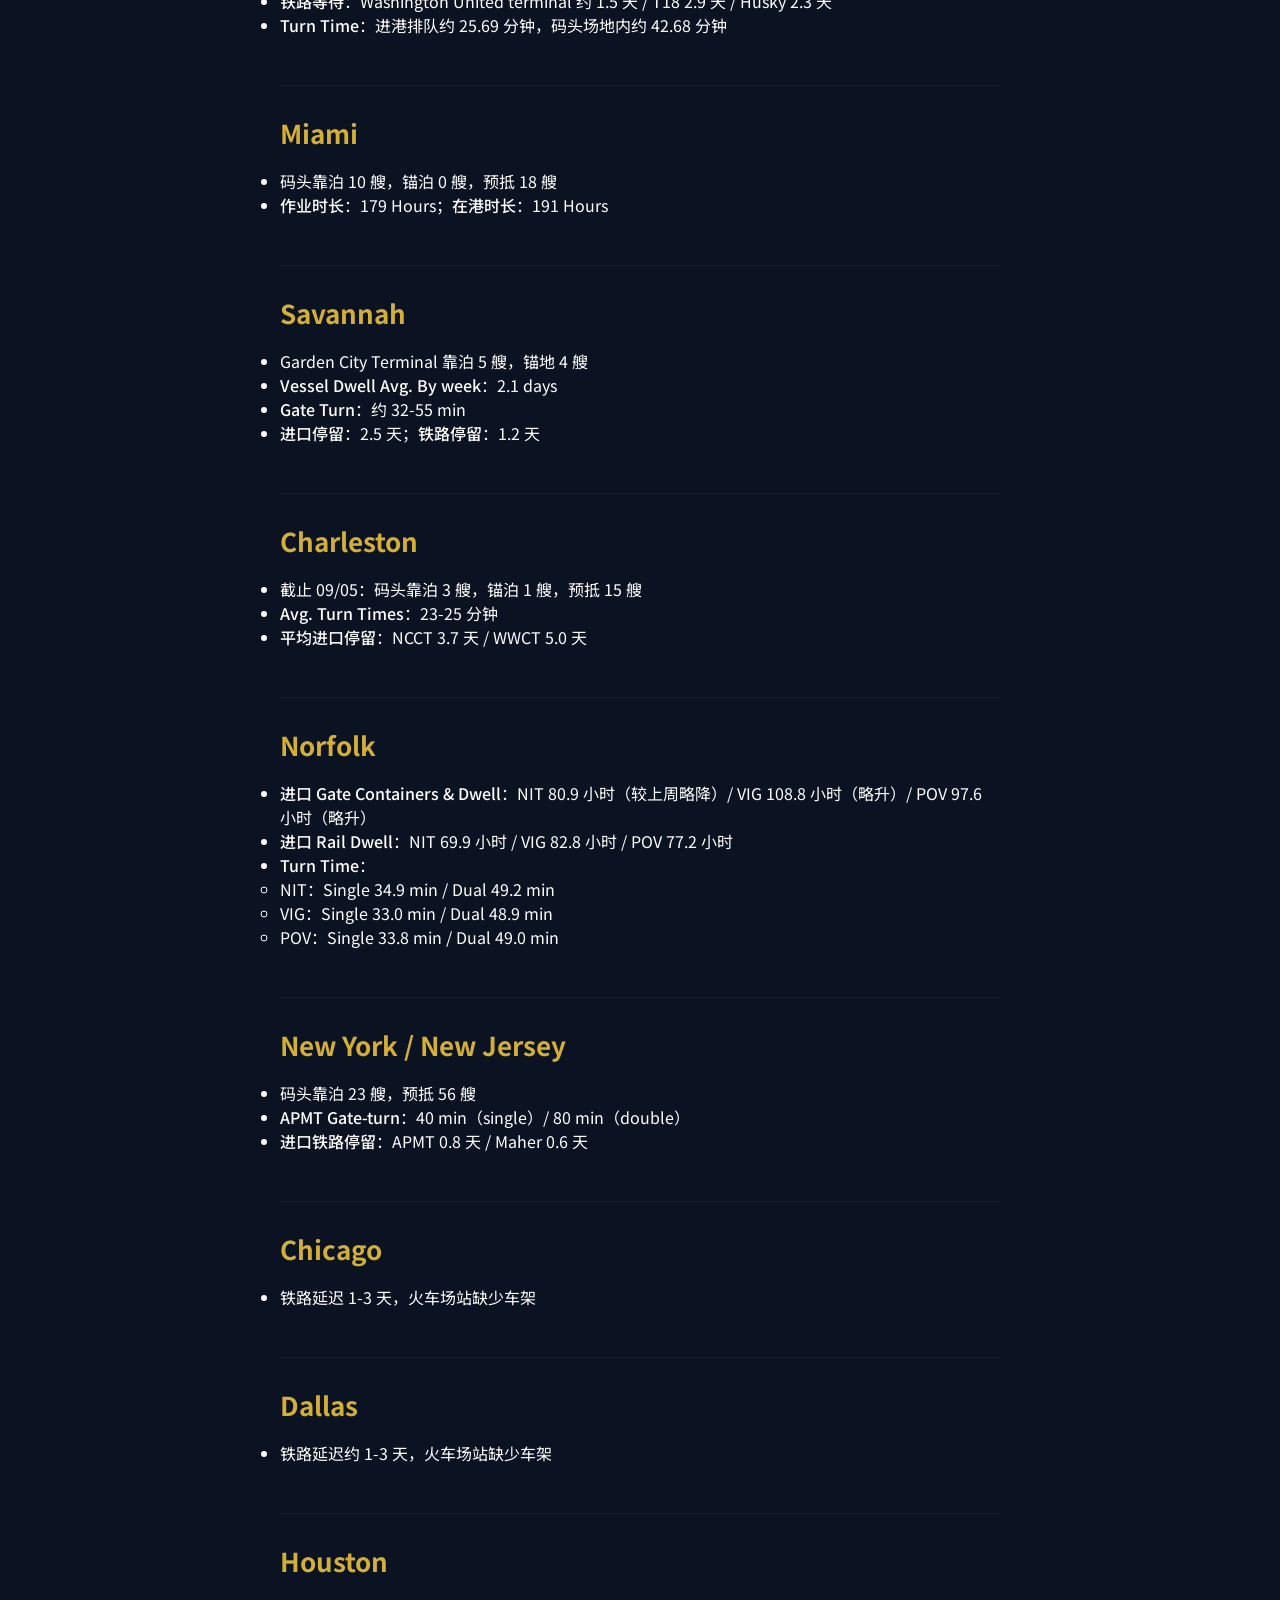
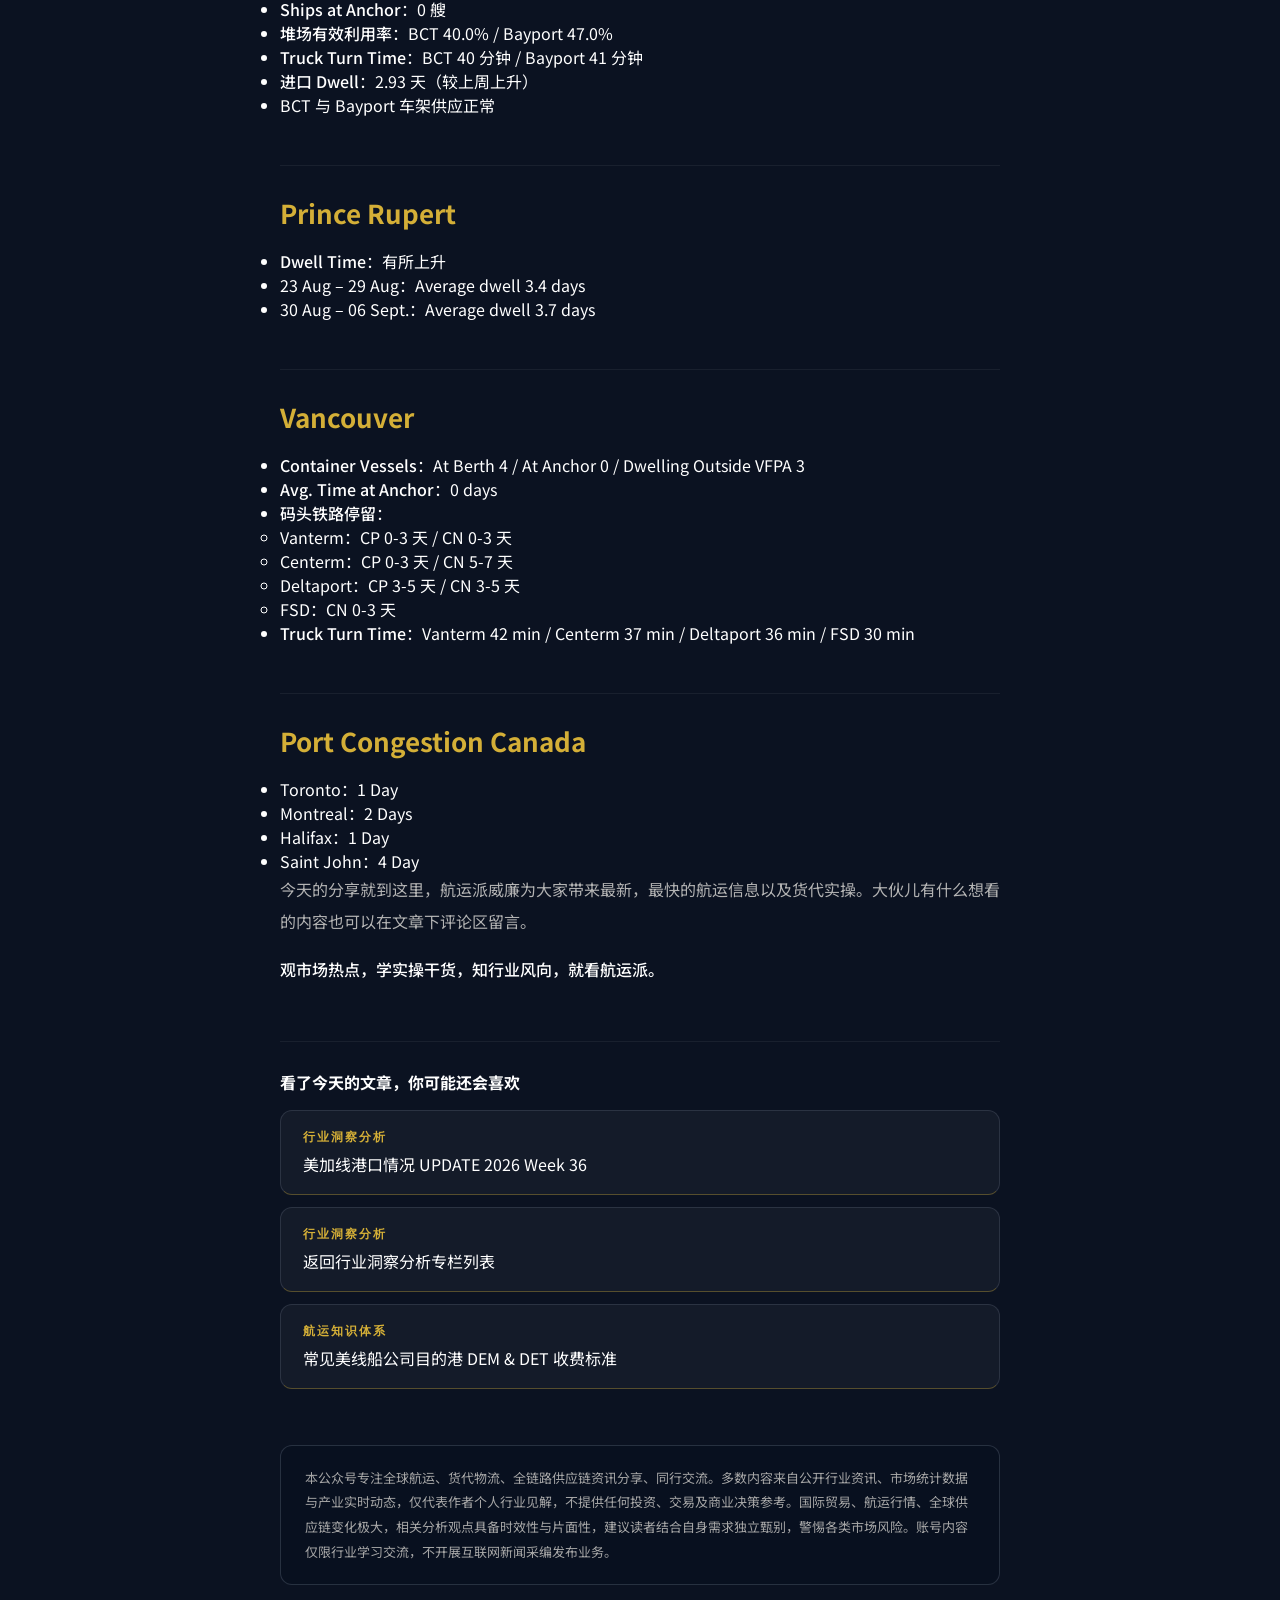
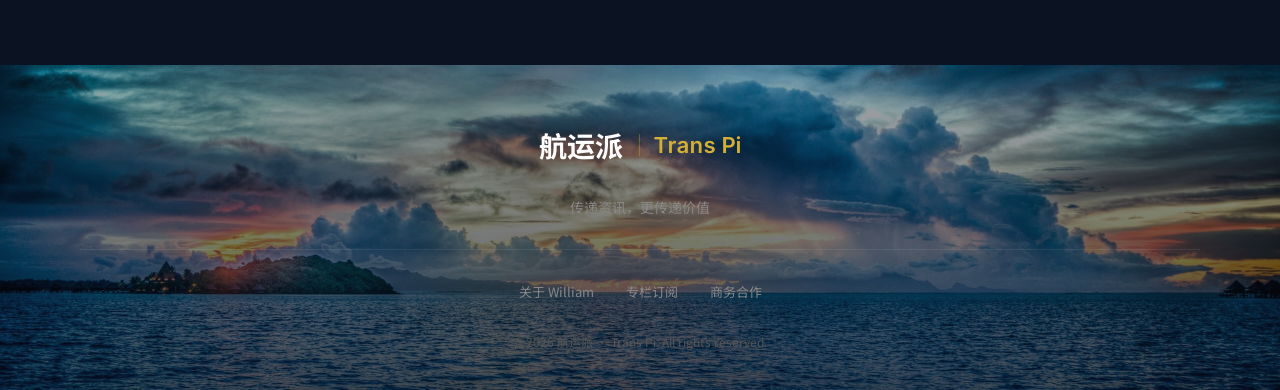
<file: article-port-w37.html>
<!DOCTYPE html>
<html lang="zh-CN">
<head>
  <meta charset="UTF-8" />
  <meta name="viewport" content="width=device-width, initial-scale=1.0" />
  <meta http-equiv="Cache-Control" content="no-cache, no-store, must-revalidate" />
  <meta http-equiv="Pragma" content="no-cache" />
  <meta http-equiv="Expires" content="0" />
  <title>美加线港口情况 UPDATE 2026 Week 37 | 航运派</title>
  <link rel="preconnect" href="https://fonts.googleapis.com" />
  <link rel="preconnect" href="https://fonts.gstatic.com" crossorigin />
  <link href="https://fonts.googleapis.com/css2?family=Inter+Tight:wght@400;600;700&family=Noto+Sans+SC:wght@400;500;700&display=swap" rel="stylesheet" />
  <link rel="stylesheet" href="styles.css?v=transpi-text-20261001" />
  <link rel="stylesheet" href="article.css?v=port-w37-article-20261001" />
</head>
<body>

  <!-- 背景音乐 -->
  <audio id="bgm" loop preload="auto">
    <source src="assets/bgm.mp3" type="audio/mpeg" />
  </audio>
  <button id="bgmToggle" class="bgm-toggle" aria-label="背景音乐开关" title="背景音乐">
    <svg class="bgm-icon-on" width="22" height="22" viewBox="0 0 24 24" fill="none" xmlns="http://www.w3.org/2000/svg">
      <path d="M5 9v6h4l5 4V5L9 9H5z" fill="currentColor"/>
      <path d="M16 8.5a4 4 0 010 7" stroke="currentColor" stroke-width="1.8" stroke-linecap="round" fill="none"/>
      <path d="M18.5 6a7 7 0 010 12" stroke="currentColor" stroke-width="1.8" stroke-linecap="round" fill="none"/>
    </svg>
    <svg class="bgm-icon-off" width="22" height="22" viewBox="0 0 24 24" fill="none" xmlns="http://www.w3.org/2000/svg">
      <path d="M5 9v6h4l5 4V5L9 9H5z" fill="currentColor"/>
      <path d="M16 9l5 5m0-5l-5 5" stroke="currentColor" stroke-width="1.8" stroke-linecap="round"/>
    </svg>
  </button>

  <!-- 导航栏 -->
  <nav class="nav">
    <div class="container nav-inner">
      <div class="nav-brand"><img src="assets/logo-square.png" alt="航运派" class="nav-logo" />航运派</div>
      <div class="nav-links">
        <a href="about.html">关于</a>
        <a href="index.html#about">专栏</a>
        <a href="index.html#ai-academy">AI学院</a>
        <a href="index.html#footer">联系</a>
      </div>
    </div>
  </nav>

  <!-- 文章主体 -->
  <article class="article">
    <div class="container article-inner">
      <a class="article-back" href="article-insight-list.html">← 返回 · 行业洞察分析</a>
      <span class="eyebrow">行业洞察分析</span>
      <h1 class="article-title">美加线港口情况 UPDATE 2026 Week 37</h1>
      <div class="article-meta">航运派威廉 · 2026-09-05</div>
      <p class="article-lede">传递资讯，更传递价值。大家好，我是航运派威廉。每周一期美加线港口汇总准时和你在周末不见不散。</p>

      <h2>Los Angeles / Long Beach</h2>

      <h3>LA 码头</h3>
      <ul>
        <li><strong>当前工班</strong>：50 班</li>
        <li><strong>Between Origin and 40 NM - SP Bay</strong>：62（POLA: 32 / POLB: 30）Approx. 545,905 TEU</li>
        <li><strong>42% over 10K</strong></li>
        <li><strong>码头 Local Cargo Avg Dwell</strong>：3.0 天</li>
        <li><strong>码头 On-Dock Rail Avg Dwell</strong>：4.1 天</li>
        <li><strong>码头 On-Dock Rail Containers</strong>：11053（9 天以上 1531）</li>
        <li><strong>码头 Total Import Containers</strong>：33414（9 天以上 4472）</li>
        <li><strong>进口箱龄分布</strong>：0-4 天占 70.5%，5-8 天占 16.1%，9 天及以上占 13.4%</li>
        <li><strong>停留超 4 天比例</strong>：29.5%；其中超 9 天比例 13.4%，较上周略有上升</li>
        <li><strong>上铁路 IPI 柜超 9 天比例</strong>：13.8%，较上周略有上升</li>
        <li><strong>08.30 - 09.05 靠泊</strong>：19 艘，进口箱量 111778 Teu（环比 -11.24%，同比 +22.41%）</li>
        <li><strong>09.06 - 09.12 预计靠泊</strong>：25 艘，预计进口箱量 150699 Teu（环比 +34.82%，同比 +22.43%）</li>
      </ul>

      <h3>LB 码头</h3>
      <ul>
        <li><strong>Container Move Types（09.07-09.13 预计）</strong>：Import Local 68574 Teu / Import on dock 23324 Teu / Import off dock 5185 Teu</li>
        <li><strong>Container Dwell</strong>：4-8 days 6326 / 9-12 days 1779 / 13+ days 1125</li>
        <li><strong>Import Dwell (Containers)</strong>：Local 9+Days 2904 / On-Dock IPI Over 9+Days 2024</li>
      </ul>

      <h3>LA / LB 周转时间（Total Turn Time）</h3>
      <ul>
        <li><strong>LA</strong>：进港排队约 11 分钟，码头场地内约 50 分钟，合计 61 分钟</li>
        <li><strong>LB</strong>：进港排队约 10 分钟，码头场地内约 44 分钟，合计 54 分钟</li>
      </ul>

      <h2>Oakland</h2>
      <ul>
        <li>码头靠泊 5 艘，锚泊 0 艘，预抵 5 艘</li>
        <li><strong>锚泊时长</strong>：16 Hours；<strong>作业时长</strong>：20 Hours；<strong>在港时长</strong>：39 Hours</li>
        <li><strong>Gate turn times</strong>：80 minutes</li>
      </ul>

      <h2>Seattle &amp; Tacoma</h2>
      <ul>
        <li>截至 2026-09-05：10 艘船舶靠泊，32 艘待泊</li>
        <li><strong>等待时间</strong>：Washington United terminal 0 天 / Husky 0 天 / Seattle 0 天</li>
        <li><strong>铁路等待</strong>：Washington United terminal 约 1.5 天 / T18 2.9 天 / Husky 2.3 天</li>
        <li><strong>Turn Time</strong>：进港排队约 25.69 分钟，码头场地内约 42.68 分钟</li>
      </ul>

      <h2>Miami</h2>
      <ul>
        <li>码头靠泊 10 艘，锚泊 0 艘，预抵 18 艘</li>
        <li><strong>作业时长</strong>：179 Hours；<strong>在港时长</strong>：191 Hours</li>
      </ul>

      <h2>Savannah</h2>
      <ul>
        <li>Garden City Terminal 靠泊 5 艘，锚地 4 艘</li>
        <li><strong>Vessel Dwell Avg. By week</strong>：2.1 days</li>
        <li><strong>Gate Turn</strong>：约 32-55 min</li>
        <li><strong>进口停留</strong>：2.5 天；<strong>铁路停留</strong>：1.2 天</li>
      </ul>

      <h2>Charleston</h2>
      <ul>
        <li>截止 09/05：码头靠泊 3 艘，锚泊 1 艘，预抵 15 艘</li>
        <li><strong>Avg. Turn Times</strong>：23-25 分钟</li>
        <li><strong>平均进口停留</strong>：NCCT 3.7 天 / WWCT 5.0 天</li>
      </ul>

      <h2>Norfolk</h2>
      <ul>
        <li><strong>进口 Gate Containers &amp; Dwell</strong>：NIT 80.9 小时（较上周略降）/ VIG 108.8 小时（略升）/ POV 97.6 小时（略升）</li>
        <li><strong>进口 Rail Dwell</strong>：NIT 69.9 小时 / VIG 82.8 小时 / POV 77.2 小时</li>
        <li><strong>Turn Time</strong>：
          <ul>
            <li>NIT：Single 34.9 min / Dual 49.2 min</li>
            <li>VIG：Single 33.0 min / Dual 48.9 min</li>
            <li>POV：Single 33.8 min / Dual 49.0 min</li>
          </ul>
        </li>
      </ul>

      <h2>New York / New Jersey</h2>
      <ul>
        <li>码头靠泊 23 艘，预抵 56 艘</li>
        <li><strong>APMT Gate-turn</strong>：40 min（single）/ 80 min（double）</li>
        <li><strong>进口铁路停留</strong>：APMT 0.8 天 / Maher 0.6 天</li>
      </ul>

      <h2>Chicago</h2>
      <ul>
        <li>铁路延迟 1-3 天，火车场站缺少车架</li>
      </ul>

      <h2>Dallas</h2>
      <ul>
        <li>铁路延迟约 1-3 天，火车场站缺少车架</li>
      </ul>

      <h2>Houston</h2>
      <ul>
        <li><strong>Ships at Anchor</strong>：0 艘</li>
        <li><strong>堆场有效利用率</strong>：BCT 40.0% / Bayport 47.0%</li>
        <li><strong>Truck Turn Time</strong>：BCT 40 分钟 / Bayport 41 分钟</li>
        <li><strong>进口 Dwell</strong>：2.93 天（较上周上升）</li>
        <li>BCT 与 Bayport 车架供应正常</li>
      </ul>

      <h2>Prince Rupert</h2>
      <ul>
        <li><strong>Dwell Time</strong>：有所上升</li>
        <li>23 Aug – 29 Aug：Average dwell 3.4 days</li>
        <li>30 Aug – 06 Sept.：Average dwell 3.7 days</li>
      </ul>

      <h2>Vancouver</h2>
      <ul>
        <li><strong>Container Vessels</strong>：At Berth 4 / At Anchor 0 / Dwelling Outside VFPA 3</li>
        <li><strong>Avg. Time at Anchor</strong>：0 days</li>
        <li><strong>码头铁路停留</strong>：
          <ul>
            <li>Vanterm：CP 0-3 天 / CN 0-3 天</li>
            <li>Centerm：CP 0-3 天 / CN 5-7 天</li>
            <li>Deltaport：CP 3-5 天 / CN 3-5 天</li>
            <li>FSD：CN 0-3 天</li>
          </ul>
        </li>
        <li><strong>Truck Turn Time</strong>：Vanterm 42 min / Centerm 37 min / Deltaport 36 min / FSD 30 min</li>
      </ul>

      <h2>Port Congestion Canada</h2>
      <ul>
        <li>Toronto：1 Day</li>
        <li>Montreal：2 Days</li>
        <li>Halifax：1 Day</li>
        <li>Saint John：4 Day</li>
      </ul>

      <p>今天的分享就到这里，航运派威廉为大家带来最新，最快的航运信息以及货代实操。大伙儿有什么想看的内容也可以在文章下评论区留言。</p>
      <p><strong>观市场热点，学实操干货，知行业风向，就看航运派。</strong></p>

      <div class="related">
        <div class="related-title">看了今天的文章，你可能还会喜欢</div>
        <a class="related-card" href="article-port-w36.html">
          <span class="related-cat">行业洞察分析</span>
          <span class="related-name">美加线港口情况 UPDATE 2026 Week 36</span>
        </a>
        <a class="related-card" href="article-insight-list.html">
          <span class="related-cat">行业洞察分析</span>
          <span class="related-name">返回行业洞察分析专栏列表</span>
        </a>
        <a class="related-card" href="article-knowledge-list.html">
          <span class="related-cat">航运知识体系</span>
          <span class="related-name">常见美线船公司目的港 DEM &amp; DET 收费标准</span>
        </a>
      </div>

      <div class="disclaimer">
        本公众号专注全球航运、货代物流、全链路供应链资讯分享、同行交流。多数内容来自公开行业资讯、市场统计数据与产业实时动态，仅代表作者个人行业见解，不提供任何投资、交易及商业决策参考。国际贸易、航运行情、全球供应链变化极大，相关分析观点具备时效性与片面性，建议读者结合自身需求独立甄别，警惕各类市场风险。账号内容仅限行业学习交流，不开展互联网新闻采编发布业务。
      </div>
    </div>
  </article>

  <!-- 页脚 -->
  <footer class="footer" id="footer">
    <div class="container footer-inner">
      <div class="footer-brand">
        <span class="footer-logo">航运派</span>
        <span class="footer-logo-en">Trans Pi</span>
      </div>
      <p class="footer-tagline">传递资讯，更传递价值</p>
      <div class="footer-divider"></div>
      <div class="footer-links">
        <a href="about.html">关于 William</a>
        <a href="index.html#about">专栏订阅</a>
        <a href="index.html#footer">商务合作</a>
      </div>
      <p class="footer-copy">© 2026 航运派 · Trans Pi. All rights reserved.</p>
    </div>
  </footer>

  <script>
    (function () {
      var audio = document.getElementById('bgm');
      var btn = document.getElementById('bgmToggle');
      if (!audio || !btn) return;
      audio.volume = 0.25;

      var KEY_TIME = 'bgm_currentTime';
      var KEY_STATE = 'bgm_isPlaying';

      function markPlaying() { btn.classList.add('is-playing'); localStorage.setItem(KEY_STATE, '1'); }
      function markPaused()  { btn.classList.remove('is-playing'); localStorage.setItem(KEY_STATE, '0'); }

      function tryPlay() {
        audio.play().then(markPlaying).catch(function (e) {
          console.warn('BGM autoplay blocked, waiting for first user gesture:', e);
        });
      }

      // 跨页面恢复播放进度
      var savedTime = parseFloat(localStorage.getItem(KEY_TIME) || '0');
      if (savedTime > 0 && !isNaN(savedTime) && isFinite(savedTime)) {
        try { audio.currentTime = savedTime; } catch (e) {}
      }
      var wasPlaying = localStorage.getItem(KEY_STATE) === '1';
      if (wasPlaying) {
        tryPlay();
      }

      // 节流记录进度（每 1 秒）
      var lastSaved = 0;
      audio.addEventListener('timeupdate', function () {
        var now = Date.now();
        if (now - lastSaved > 1000) {
          localStorage.setItem(KEY_TIME, String(audio.currentTime));
          lastSaved = now;
        }
      });

      // 页面卸载前最后保存一次
      window.addEventListener('beforeunload', function () {
        localStorage.setItem(KEY_TIME, String(audio.currentTime));
        localStorage.setItem(KEY_STATE, audio.paused ? '0' : '1');
      });

      // 首次用户交互兜底（仅当上次是播放状态）
      function firstGesture() {
        if (wasPlaying && audio.paused) {
          tryPlay();
        }
        document.removeEventListener('click',     firstGesture, true);
        document.removeEventListener('keydown',   firstGesture, true);
        document.removeEventListener('pointerdown', firstGesture, true);
      }
      document.addEventListener('click',     firstGesture, true);
      document.addEventListener('keydown',   firstGesture, true);
      document.addEventListener('pointerdown', firstGesture, true);

      // 手动开关
      btn.addEventListener('click', function (ev) {
        ev.stopPropagation();
        if (audio.paused) {
          audio.play().then(markPlaying).catch(function (e) { console.warn('BGM play failed:', e); });
        } else {
          audio.pause();
          markPaused();
        }
      });

      // 切回标签页时恢复
      document.addEventListener('visibilitychange', function () {
        if (!document.hidden && audio.paused && localStorage.getItem(KEY_STATE) === '1') {
          tryPlay();
        }
      });
    })();
  </script>

</body>
</html>
</file>
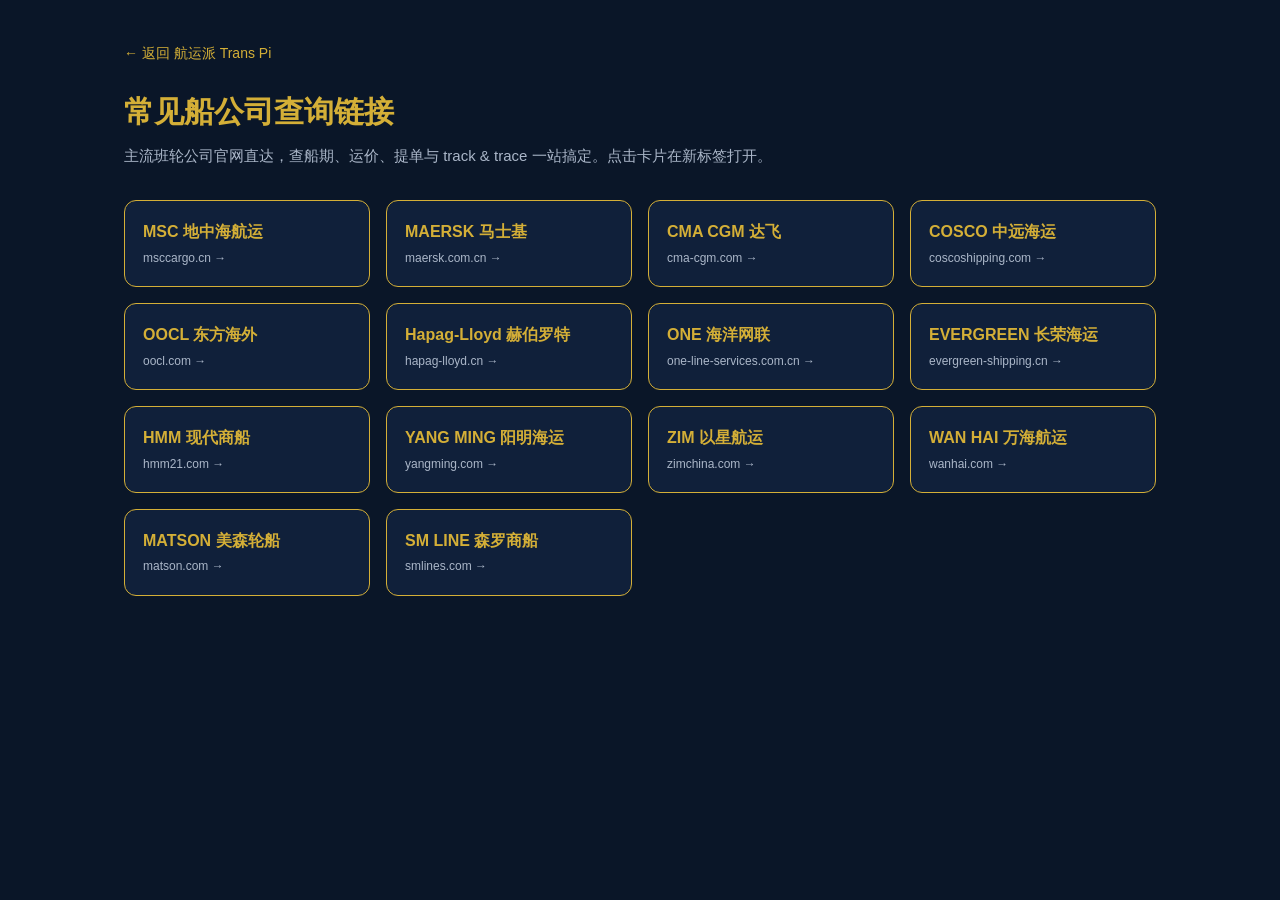
<file: tool-carriers.html>
<!DOCTYPE html>
<html lang="zh-CN">
<head>
  <meta charset="UTF-8" />
  <meta name="viewport" content="width=device-width, initial-scale=1.0" />
  <title>常见船公司查询链接 · 航运派 Trans Pi</title>
  <link rel="stylesheet" href="tool.css?v=transpi-tools-20261001" />
</head>
<body>
  <div class="tool-page">
    <a class="tool-back" href="index.html">← 返回 航运派 Trans Pi</a>
    <h1 class="tool-h1">常见船公司查询链接</h1>
    <p class="tool-sub">主流班轮公司官网直达，查船期、运价、提单与 track & trace 一站搞定。点击卡片在新标签打开。</p>
    <div class="carrier-grid" id="carriers"></div>
  </div>

  <script>
    var carriers = [
      { name: 'MSC 地中海航运', url: 'https://www.msccargo.cn/zh', domain: 'msccargo.cn' },
      { name: 'MAERSK 马士基', url: 'https://www.maersk.com.cn/', domain: 'maersk.com.cn' },
      { name: 'CMA CGM 达飞', url: 'https://www.cma-cgm.com/', domain: 'cma-cgm.com' },
      { name: 'COSCO 中远海运', url: 'https://lines.coscoshipping.com/home/', domain: 'coscoshipping.com' },
      { name: 'OOCL 东方海外', url: 'https://www.oocl.com/schi/Pages/default.aspx', domain: 'oocl.com' },
      { name: 'Hapag-Lloyd 赫伯罗特', url: 'https://www.hapag-lloyd.cn/zh/home.html', domain: 'hapag-lloyd.cn' },
      { name: 'ONE 海洋网联', url: 'https://www.one-line-services.com.cn/en', domain: 'one-line-services.com.cn' },
      { name: 'EVERGREEN 长荣海运', url: 'https://www.evergreen-shipping.cn/', domain: 'evergreen-shipping.cn' },
      { name: 'HMM 现代商船', url: 'https://www.hmm21.com/', domain: 'hmm21.com' },
      { name: 'YANG MING 阳明海运', url: 'https://www.yangming.com/en', domain: 'yangming.com' },
      { name: 'ZIM 以星航运', url: 'https://www.zimchina.com/', domain: 'zimchina.com' },
      { name: 'WAN HAI 万海航运', url: 'https://cn.wanhai.com/', domain: 'wanhai.com' },
      { name: 'MATSON 美森轮船', url: 'https://www.matson.com/', domain: 'matson.com' },
      { name: 'SM LINE 森罗商船', url: 'https://smlines.com/cn/', domain: 'smlines.com' }
    ];
    var wrap = document.getElementById('carriers');
    carriers.forEach(function (c) {
      var a = document.createElement('a');
      a.className = 'carrier-item';
      a.href = c.url;
      a.target = '_blank';
      a.rel = 'noopener noreferrer';
      a.innerHTML = '<span class="name">' + c.name + '</span><span class="domain">' + c.domain + ' →</span>';
      wrap.appendChild(a);
    });
  </script>
</body>
</html>
</file>
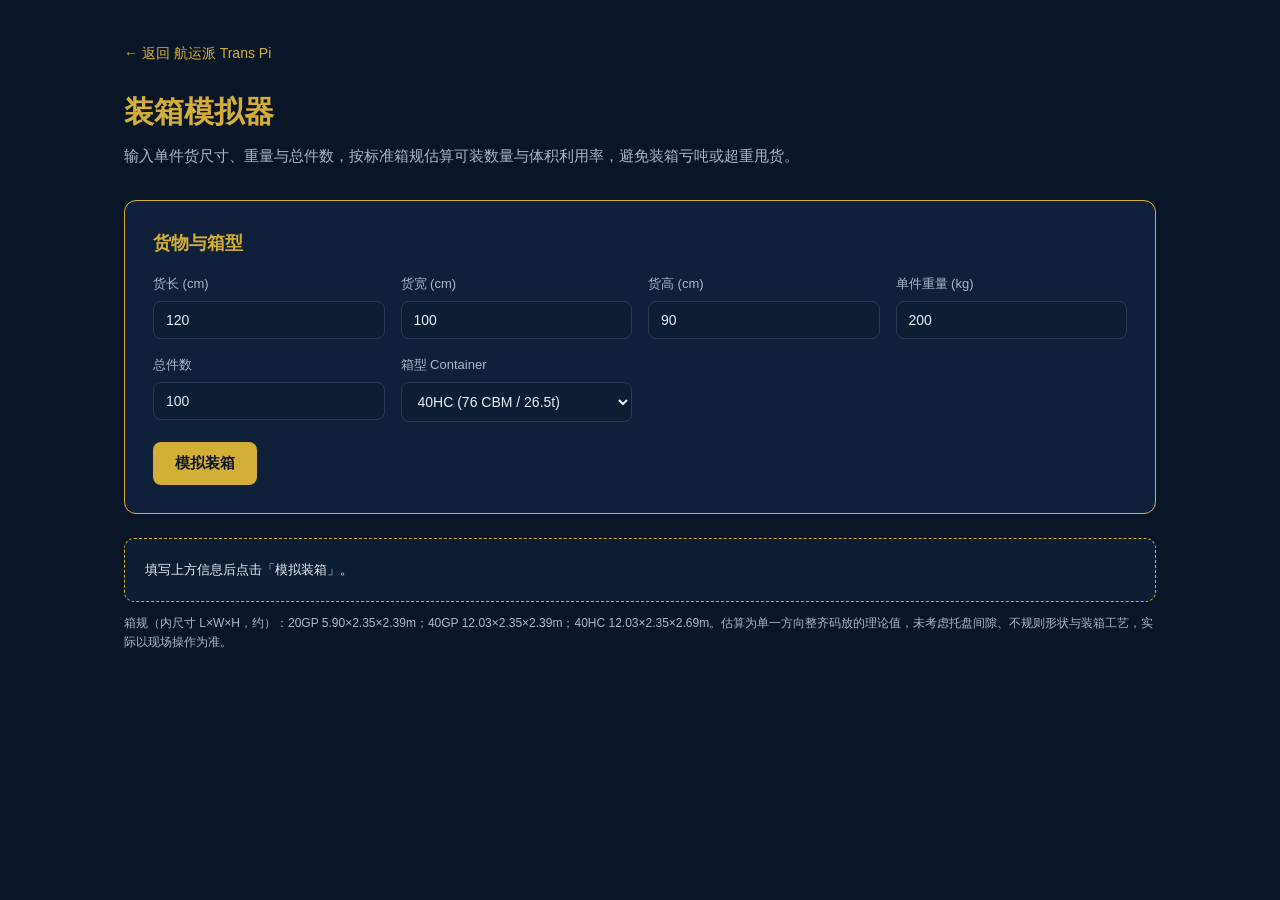
<file: tool-packing.html>
<!DOCTYPE html>
<html lang="zh-CN">
<head>
  <meta charset="UTF-8" />
  <meta name="viewport" content="width=device-width, initial-scale=1.0" />
  <title>装箱模拟器 · 航运派 Trans Pi</title>
  <link rel="stylesheet" href="tool.css?v=transpi-tools-20261001" />
</head>
<body>
  <div class="tool-page">
    <a class="tool-back" href="index.html">← 返回 航运派 Trans Pi</a>
    <h1 class="tool-h1">装箱模拟器</h1>
    <p class="tool-sub">输入单件货尺寸、重量与总件数，按标准箱规估算可装数量与体积利用率，避免装箱亏吨或超重甩货。</p>

    <div class="tool-panel">
      <h2>货物与箱型</h2>
      <div class="tool-grid">
        <div class="field"><label>货长 (cm)</label><input id="cl" type="number" value="120" min="1" /></div>
        <div class="field"><label>货宽 (cm)</label><input id="cw" type="number" value="100" min="1" /></div>
        <div class="field"><label>货高 (cm)</label><input id="ch" type="number" value="90" min="1" /></div>
        <div class="field"><label>单件重量 (kg)</label><input id="cwgt" type="number" value="200" min="0" /></div>
        <div class="field"><label>总件数</label><input id="cnt" type="number" value="100" min="1" /></div>
        <div class="field"><label>箱型 Container</label>
          <select id="box">
            <option value="20GP">20GP (33 CBM / 28t)</option>
            <option value="40GP">40GP (67.7 CBM / 26.5t)</option>
            <option value="40HC" selected>40HC (76 CBM / 26.5t)</option>
          </select>
        </div>
      </div>
      <button class="tool-btn" onclick="calcPack()">模拟装箱</button>
    </div>

    <div class="tool-result" id="result">填写上方信息后点击「模拟装箱」。</div>
    <p class="tool-note">箱规（内尺寸 L×W×H，约）：20GP 5.90×2.35×2.39m；40GP 12.03×2.35×2.39m；40HC 12.03×2.35×2.69m。估算为单一方向整齐码放的理论值，未考虑托盘间隙、不规则形状与装箱工艺，实际以现场操作为准。</p>
  </div>

  <script>
    var BOX = {
      '20GP': { l: 5.90, w: 2.35, h: 2.39, vol: 33, maxw: 28000 },
      '40GP': { l: 12.03, w: 2.35, h: 2.39, vol: 67.7, maxw: 26500 },
      '40HC': { l: 12.03, w: 2.35, h: 2.69, vol: 76, maxw: 26500 }
    };
    function calcPack() {
      function v(id) { return parseFloat(document.getElementById(id).value) || 0; }
      var box = BOX[document.getElementById('box').value];
      var L = v('cl') / 100, W = v('cw') / 100, H = v('ch') / 100;
      var wgt = v('cwgt'), total = Math.max(1, parseInt(v('cnt')) || 1);
      var perVol = L * W * H;
      var nx = Math.floor(box.l / L), ny = Math.floor(box.w / W), nz = Math.floor(box.h / H);
      var byVol = nx * ny * nz;
      var byWgt = wgt > 0 ? Math.floor(box.maxw / wgt) : byVol;
      var fit = Math.min(byVol, byWgt, total);
      var usedVol = fit * perVol;
      var util = (usedVol / box.vol * 100).toFixed(1);
      var overW = (fit * wgt) > box.maxw;
      var L2 =
        '============================================\n' +
        '           装 箱 模 拟 结 果\n' +
        '============================================\n' +
        '选用箱型            : ' + document.getElementById('box').value + '\n' +
        '箱内可放(长×宽×高)  : ' + nx + ' × ' + ny + ' × ' + nz + ' = ' + byVol + ' 件\n' +
        '重量上限可放        : ' + (wgt > 0 ? byWgt + ' 件' : '不限(单重为0)') + '\n' +
        '待装总件数          : ' + total + ' 件\n' +
        '--------------------------------------------\n' +
        '建议装载件数        : ' + fit + ' 件\n' +
        '占用体积            : ' + usedVol.toFixed(2) + ' / ' + box.vol + ' CBM\n' +
        '体积利用率          : ' + util + '%\n' +
        '装载总重            : ' + Math.round(fit * wgt) + ' / ' + box.maxw + ' kg\n' +
        '--------------------------------------------\n' +
        (overW ? '⚠ 注意：已达重量上限，剩余件数请分箱。\n' : '✓ 重量在限重内。\n') +
        (fit < total ? '⚠ 本箱装不下全部 ' + total + ' 件，需 ' + Math.ceil(total / Math.max(1, fit)) + ' 个箱子。\n' : '✓ 一箱可装完全部货物。\n') +
        '============================================';
      document.getElementById('result').textContent = L2;
    }
  </script>
</body>
</html>
</file>
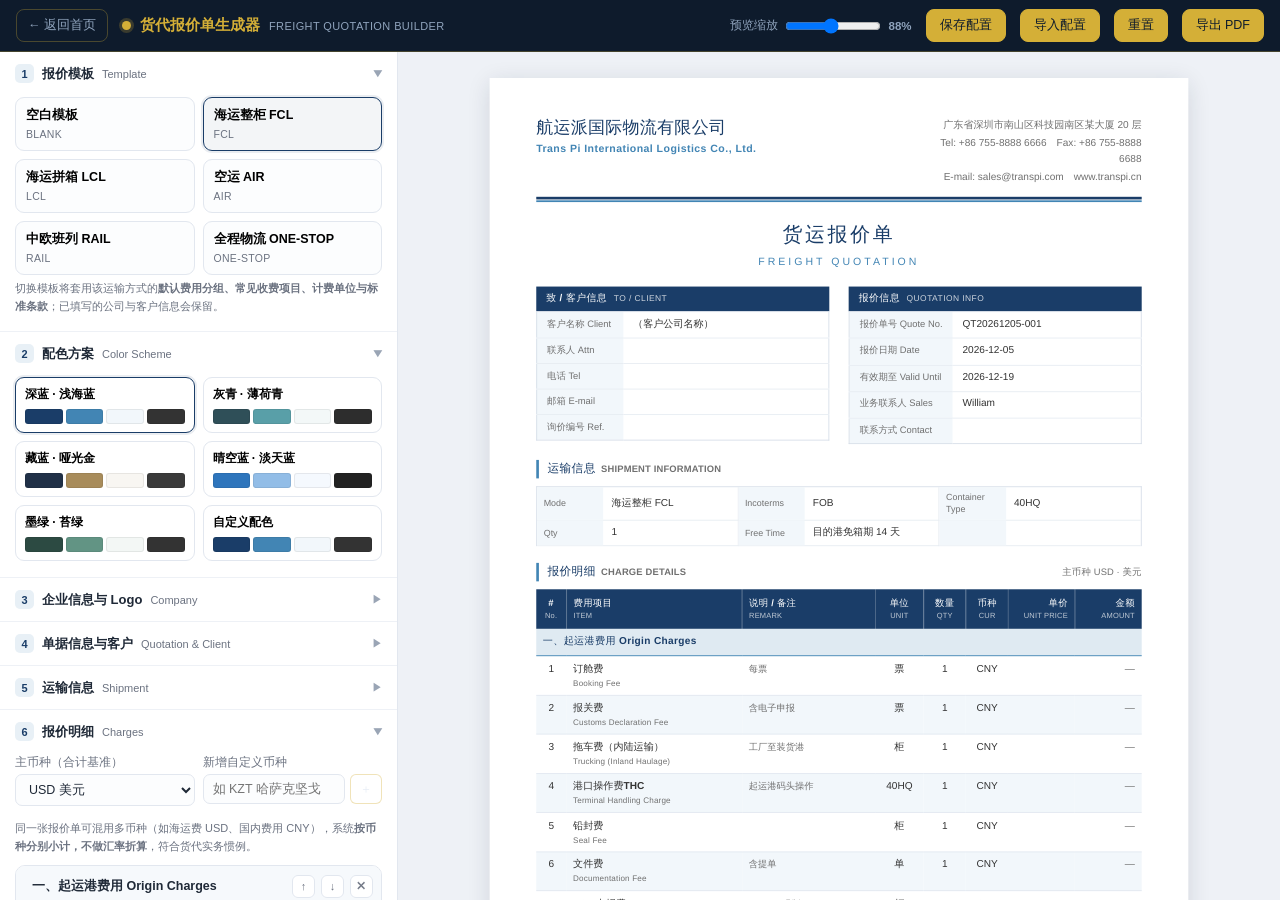
<file: tool-quote.html>
<!DOCTYPE html>
<html lang="zh-CN">
<head>
<meta charset="UTF-8">
<meta name="viewport" content="width=device-width, initial-scale=1.0">
<title>货代报价单生成器 · 航运派 Trans Pi</title>
<style>
/* ============ 基础 ============ */
*{box-sizing:border-box;margin:0;padding:0}
:root{
  --ui-bg:#eef1f6; --ui-card:#ffffff; --ui-line:#e2e7ef; --ui-line2:#eef1f6;
  --ui-text:#1f2937; --ui-muted:#6b7280; --ui-accent:#1A3D68; --ui-accent2:#4285B4;
  --radius:10px;
}
html,body{height:100%}
body{
  font-family:-apple-system,BlinkMacSystemFont,"Segoe UI","Microsoft YaHei","PingFang SC","Hiragino Sans GB",sans-serif;
  background:var(--ui-bg); color:var(--ui-text); font-size:13px; -webkit-font-smoothing:antialiased;
}
button{font-family:inherit;cursor:pointer}
input,select,textarea{font-family:inherit;font-size:12.5px;color:var(--ui-text)}

/* ============ 顶栏 ============ */
.topbar{
  height:52px;display:flex;align-items:center;gap:14px;padding:0 16px;
  background:#fff;border-bottom:1px solid var(--ui-line);position:sticky;top:0;z-index:50;
}
.brand{display:flex;align-items:center;gap:9px;font-weight:700;font-size:15px;color:var(--ui-accent);white-space:nowrap}
.brand .dot{width:9px;height:9px;border-radius:50%;background:var(--ui-accent2);box-shadow:0 0 0 3px rgba(66,133,180,.18)}
.brand small{font-weight:500;color:var(--ui-muted);font-size:11px;letter-spacing:.4px}
.tb-spacer{flex:1}
.btn{
  border:1px solid var(--ui-line);background:#fff;color:var(--ui-text);
  padding:7px 13px;border-radius:8px;font-size:12.5px;font-weight:500;transition:.15s;white-space:nowrap;
}
.btn:hover{border-color:var(--ui-accent2);color:var(--ui-accent)}
.btn-primary{background:var(--ui-accent);border-color:var(--ui-accent);color:#fff}
.btn-primary:hover{background:#14314f;color:#fff}
.btn-sm{padding:4px 9px;font-size:11.5px;border-radius:6px}
.zoombox{display:flex;align-items:center;gap:7px;color:var(--ui-muted);font-size:11.5px}
.zoombox input[type=range]{width:96px}

/* ============ 布局 ============ */
.app{display:flex;height:calc(100vh - 52px);overflow:hidden}
.panel{
  width:398px;min-width:398px;background:#fff;border-right:1px solid var(--ui-line);
  overflow-y:auto;overflow-x:hidden;padding-bottom:60px;
}
.panel::-webkit-scrollbar,.stage::-webkit-scrollbar{width:9px}
.panel::-webkit-scrollbar-thumb,.stage::-webkit-scrollbar-thumb{background:#c9d2e0;border-radius:9px}
.stage{flex:1;overflow:auto;padding:26px 20px 90px;display:flex;justify-content:center;align-items:flex-start}
.zoomwrap{transform-origin:top center}

/* ============ 面板控件 ============ */
details.sec{border-bottom:1px solid var(--ui-line2)}
details.sec>summary{
  list-style:none;cursor:pointer;padding:12px 15px;font-weight:600;font-size:13px;
  display:flex;align-items:center;gap:8px;user-select:none;background:#fff;position:relative;
}
details.sec>summary::-webkit-details-marker{display:none}
details.sec>summary:hover{background:#f7f9fc}
details.sec>summary .ico{
  width:19px;height:19px;border-radius:5px;background:rgba(66,133,180,.12);color:var(--ui-accent);
  display:grid;place-items:center;font-size:11px;font-weight:700;
}
details.sec>summary .arw{margin-left:auto;color:#9aa5b5;transition:.2s;font-size:10px}
details.sec[open]>summary .arw{transform:rotate(90deg)}
details.sec>summary em{font-style:normal;color:var(--ui-muted);font-weight:400;font-size:11px}
.sec-body{padding:2px 15px 16px}

.fg{margin-bottom:9px}
.fg label,.lb{display:block;font-size:11.5px;color:var(--ui-muted);margin-bottom:4px;font-weight:500}
.inp,textarea.inp,select.inp{
  width:100%;padding:7px 9px;border:1px solid var(--ui-line);border-radius:7px;background:#fcfdfe;transition:.15s;
}
.inp:focus{outline:none;border-color:var(--ui-accent2);background:#fff;box-shadow:0 0 0 3px rgba(66,133,180,.12)}
textarea.inp{resize:vertical;min-height:78px;line-height:1.65}
.row2{display:grid;grid-template-columns:1fr 1fr;gap:8px}
.row3{display:grid;grid-template-columns:1fr 1fr 1fr;gap:8px}
.hint{font-size:11px;color:var(--ui-muted);line-height:1.6;margin-top:5px}
.chkline{display:flex;align-items:center;gap:6px;font-size:12px;color:var(--ui-text);padding:4px 0;cursor:pointer}
.chkline input{width:14px;height:14px;accent-color:var(--ui-accent)}
.chkgrid{display:grid;grid-template-columns:1fr 1fr;gap:2px 10px}
.blksep{font-size:11px;font-weight:700;color:var(--ui-accent);margin:13px 0 5px;padding-bottom:4px;border-bottom:1px dashed var(--ui-line);letter-spacing:.3px}

/* 模板选择 */
.tpl-grid{display:grid;grid-template-columns:1fr 1fr;gap:8px}
.tpl{
  border:1px solid var(--ui-line);border-radius:9px;padding:9px 10px;background:#fcfdfe;text-align:left;transition:.15s;
}
.tpl:hover{border-color:var(--ui-accent2);background:#fff}
.tpl.on{border-color:var(--ui-accent);background:rgba(26,61,104,.05);box-shadow:0 0 0 2px rgba(26,61,104,.09)}
.tpl b{display:block;font-size:12.5px;margin-bottom:2px}
.tpl span{font-size:10.5px;color:var(--ui-muted);letter-spacing:.3px}

/* 配色 */
.sch-grid{display:grid;grid-template-columns:1fr 1fr;gap:8px}
.sch{border:1px solid var(--ui-line);border-radius:9px;padding:8px 9px;background:#fff;text-align:left;transition:.15s}
.sch:hover{border-color:var(--ui-accent2)}
.sch.on{border-color:var(--ui-accent);box-shadow:0 0 0 2px rgba(26,61,104,.09)}
.sch b{display:block;font-size:12px;margin-bottom:6px;font-weight:600}
.sw{display:flex;gap:3px}
.sw i{width:100%;height:15px;border-radius:3px;border:1px solid rgba(0,0,0,.07)}
.custom-colors{margin-top:10px;padding:11px;border:1px dashed var(--ui-line);border-radius:9px;background:#fbfcfe}
.cc-row{display:flex;align-items:center;gap:9px;margin-bottom:7px}
.cc-row:last-child{margin-bottom:0}
.cc-row span{font-size:11.5px;color:var(--ui-muted);flex:1}
.cc-row input[type=color]{width:38px;height:24px;padding:0;border:1px solid var(--ui-line);border-radius:5px;background:none;cursor:pointer}
.cc-row input[type=text]{width:82px;padding:4px 6px;border:1px solid var(--ui-line);border-radius:5px;font-size:11px;font-family:ui-monospace,Consolas,monospace}

/* 上传 */
.drop{
  border:1.5px dashed #ccd6e3;border-radius:9px;padding:14px;text-align:center;background:#fbfcfe;
  cursor:pointer;transition:.15s;font-size:12px;color:var(--ui-muted);
}
.drop:hover{border-color:var(--ui-accent2);color:var(--ui-accent);background:#fff}
.drop.has{padding:9px}
.drop img{max-height:52px;max-width:100%;object-fit:contain;display:block;margin:0 auto}
.mini-actions{display:flex;gap:6px;margin-top:7px}

/* 费用编辑器 */
.grp{border:1px solid var(--ui-line);border-radius:10px;margin-bottom:11px;overflow:hidden;background:#fff}
.grp-hd{display:flex;align-items:center;gap:6px;padding:7px 8px;background:#f6f9fc;border-bottom:1px solid var(--ui-line)}
.grp-hd input{flex:1;padding:5px 7px;border:1px solid transparent;border-radius:6px;background:transparent;font-weight:600;font-size:12.5px}
.grp-hd input:focus{outline:none;background:#fff;border-color:var(--ui-accent2)}
.icobtn{
  width:23px;height:23px;border:1px solid var(--ui-line);background:#fff;border-radius:6px;
  display:grid;place-items:center;font-size:11px;color:var(--ui-muted);flex:none;
}
.icobtn:hover{border-color:var(--ui-accent2);color:var(--ui-accent)}
.icobtn.dg:hover{border-color:#e07a7a;color:#c94a4a}
.grp-bd{padding:8px}
.frow{border:1px solid var(--ui-line2);border-radius:8px;padding:7px;margin-bottom:7px;background:#fcfdfe}
.frow:last-child{margin-bottom:0}
.fr1{display:flex;gap:5px;margin-bottom:5px}
.fr1 input{flex:1;padding:5px 7px;border:1px solid var(--ui-line);border-radius:6px;font-weight:500}
.fr2{margin-bottom:5px}
.fr2 input{width:100%;padding:5px 7px;border:1px solid var(--ui-line);border-radius:6px;font-size:11.5px;color:var(--ui-muted)}
.fr3{display:grid;grid-template-columns:64px 44px 58px 1fr auto;gap:4px;align-items:center}
.fr3 input,.fr3 select{padding:5px 4px;border:1px solid var(--ui-line);border-radius:6px;font-size:11.5px;width:100%;text-align:center}
.fr3 .tg{display:flex;align-items:center;gap:3px;font-size:10.5px;color:var(--ui-muted);white-space:nowrap;cursor:pointer;padding-left:2px}
.fr3 .tg input{width:13px;height:13px;accent-color:var(--ui-accent)}
.grp-ft{display:flex;gap:6px;padding:0 8px 9px}
.addbtn{flex:1;border:1px dashed #ccd6e3;background:#fff;border-radius:7px;padding:6px;font-size:11.5px;color:var(--ui-muted)}
.addbtn:hover{border-color:var(--ui-accent2);color:var(--ui-accent)}

/* 弹窗 */
.mask{position:fixed;inset:0;background:rgba(18,26,38,.42);z-index:200;display:grid;place-items:center;padding:24px}
.mask.hide{display:none}
.mbox{background:#fff;border-radius:14px;width:100%;max-width:760px;max-height:84vh;display:flex;flex-direction:column;overflow:hidden;box-shadow:0 24px 60px rgba(0,0,0,.24)}
.mbox.sm{max-width:460px}
.mhd{padding:14px 17px;border-bottom:1px solid var(--ui-line);display:flex;align-items:center;font-weight:600;font-size:14px}
.mhd button{margin-left:auto;border:none;background:none;font-size:19px;color:#9aa5b5;line-height:1}
.mbd{flex:1;overflow:hidden;display:flex;min-height:280px}
.mbd.pad{display:block;padding:17px;overflow:auto;line-height:1.85;font-size:12.5px}
.catcol{width:186px;border-right:1px solid var(--ui-line);overflow-y:auto;background:#fafbfd;flex:none}
.cat{padding:10px 13px;font-size:12px;cursor:pointer;border-bottom:1px solid var(--ui-line2);color:var(--ui-muted)}
.cat:hover{background:#f2f6fb}
.cat.on{background:#fff;color:var(--ui-accent);font-weight:600;box-shadow:inset 3px 0 0 var(--ui-accent)}
.itemcol{flex:1;overflow-y:auto;padding:9px 13px}
.pit{display:flex;gap:8px;align-items:flex-start;padding:6px 4px;border-radius:6px;cursor:pointer;font-size:12px;line-height:1.5}
.pit:hover{background:#f5f8fc}
.pit input{margin-top:2px;width:14px;height:14px;accent-color:var(--ui-accent);flex:none}
.pit em{font-style:normal;color:var(--ui-muted);font-size:11px}
.mft{padding:11px 17px;border-top:1px solid var(--ui-line);display:flex;align-items:center;gap:10px;font-size:12px;color:var(--ui-muted)}
.mft .btn{margin-left:auto}
.toast{
  position:fixed;left:50%;bottom:34px;transform:translateX(-50%);background:rgba(26,38,54,.94);color:#fff;
  padding:10px 20px;border-radius:9px;font-size:12.5px;z-index:400;opacity:0;transition:.25s;pointer-events:none;
}
.toast.on{opacity:1;bottom:44px}

/* ==================================================================
   报价单纸张 —— 预览与打印使用同一套尺寸（mm），保证 PDF 与预览一致
   ================================================================== */
.sheet{
  position:relative;width:210mm;min-height:297mm;padding:12mm 14mm;background:#fff;
  box-shadow:0 6px 26px rgba(23,38,58,.14);
  --c-primary:#1A3D68; --c-accent:#4285B4; --c-text:#333333; --c-muted:#707070; --c-tbg:#F2F7FB;
  color:var(--c-text);font-size:9.4pt;line-height:1.55;
  /* 字体优先级：Carlito(Calibri 开源克隆)/ Calibri I,l 设计纤细 > Verdana/Tahoma（小字号下字符等粗） > Segoe UI > Arial */
  font-family:"Carlito",Calibri,"Verdana","Tahoma","Segoe UI",Arial,"Helvetica Neue",Helvetica,"Microsoft YaHei","PingFang SC","Hiragino Sans GB",sans-serif;
  -webkit-print-color-adjust:exact;print-color-adjust:exact;
  font-synthesis:none;text-shadow:none;-webkit-text-stroke-width:0;
  text-rendering:geometricPrecision;
  /* 关键修复①: 强制灰度抗锯齿, 禁止 Skia 对小字号做 force-autohinting(竖笔全黑) */
  -webkit-font-smoothing:antialiased;
  -moz-osx-font-smoothing:grayscale;
  /* 关键修复②: 启用字距调整, 让 I,l 与 M,O 视觉等粗 */
  font-feature-settings:"kern" 1,"liga" 1,"calt" 1;
  font-variant-ligatures:common-ligatures;
}
.pageguide{position:absolute;left:0;right:0;top:12mm;bottom:0;pointer-events:none;
  background-image:repeating-linear-gradient(to bottom,transparent 0,transparent 272mm,#cfd8e4 272mm,#cfd8e4 273mm);}
.sheet .en{font-size:8pt;color:var(--c-muted);letter-spacing:.2px}

/* 页头 */
.qhead{display:flex;align-items:flex-start;gap:8mm;padding-bottom:3mm;border-bottom:2.6pt solid var(--c-primary);position:relative}
.qhead::after{content:"";position:absolute;left:0;right:0;bottom:-1.6mm;height:.9pt;background:var(--c-accent)}
.qh-l{flex:1;display:flex;align-items:center;gap:4mm;min-width:0}
.qh-l img{max-width:52mm;object-fit:contain}
.qh-name{font-size:14.5pt;font-weight:700;color:var(--c-primary);line-height:1.25;letter-spacing:.3px}
.qh-name .en{display:block;font-size:9pt;font-weight:700;color:var(--c-accent);margin-top:.8mm;letter-spacing:.5px}
.qh-r{text-align:right;font-size:8.6pt;color:var(--c-muted);line-height:1.7;white-space:pre-line;max-width:66mm}

/* 标题 */
.qtitle{text-align:center;margin:6mm 0 5mm}
.qtitle b{font-size:17pt;font-weight:700;color:var(--c-primary);letter-spacing:3px}
.qtitle span{display:block;font-size:9pt;color:var(--c-accent);letter-spacing:3.4px;margin-top:1mm;text-transform:uppercase}

/* 元信息双栏 */
.qmeta{display:flex;gap:6mm;margin-bottom:5mm;align-items:stretch}
.qmeta>div{flex:1;min-width:0}
.mtitle{font-size:8.4pt;font-weight:700;color:#fff;background:var(--c-primary);padding:1.5mm 3mm;letter-spacing:.5px}
.mtitle span{font-weight:400;opacity:.78;font-size:7.2pt;margin-left:2mm}
.mtab{width:100%;border-collapse:collapse;border:.7pt solid #d6dee8}
.mtab td{padding:1.5mm 3mm;font-size:8.6pt;border-bottom:.5pt solid #e7ecf2;vertical-align:top}
.mtab tr:last-child td{border-bottom:none}
.mtab td.k{width:26mm;color:var(--c-muted);background:var(--c-tbg);font-size:8pt;white-space:nowrap}
.mtab td.v{font-weight:400;word-break:break-word}

/* 区块标题 */
.blk{margin-bottom:5mm;break-inside:avoid}
.blk-h{display:flex;align-items:baseline;gap:2.5mm;border-left:2.6pt solid var(--c-accent);padding-left:2.6mm;margin-bottom:2.4mm}
.blk-h b{font-size:10pt;color:var(--c-primary);font-weight:700;letter-spacing:.4px}

/* 运输信息网格 */
.sgrid{display:grid;grid-template-columns:repeat(3,1fr);border:.7pt solid #d6dee8;border-bottom:none}
.sgrid .cell{display:flex;border-bottom:.7pt solid #e7ecf2;border-right:.7pt solid #e7ecf2;min-height:7mm}
.sgrid .cell:nth-child(3n){border-right:none}
.sgrid .cell .k{width:20mm;flex:none;background:var(--c-tbg);color:var(--c-muted);font-size:7.6pt;padding:1.4mm 2mm;display:flex;align-items:center;line-height:1.3}
.sgrid .cell .v{flex:1;padding:1.4mm 2.4mm;font-size:8.6pt;font-weight:400;display:flex;align-items:center;word-break:break-word}

/* 费用表 */
table.fee{width:100%;border-collapse:collapse;table-layout:fixed}
table.fee th{
  background:var(--c-primary);color:#fff;font-size:8pt;font-weight:700;padding:2mm 2mm;
  text-align:left;letter-spacing:.3px;border-right:.5pt solid rgba(255,255,255,.2);
}
table.fee th:last-child{border-right:none}
table.fee th .en{color:rgba(255,255,255,.72);display:block;font-size:6.4pt;font-weight:400}
table.fee td{padding:1.7mm 2mm;font-size:8.6pt;border-bottom:.5pt solid #e2e8f0;vertical-align:top;word-break:break-word}
table.fee td.num{text-align:right;font-variant-numeric:tabular-nums}
table.fee td.mid{text-align:center}
table.fee tr.zebra td{background:var(--c-tbg)}
table.fee td .en{display:block;font-size:6.9pt;line-height:1.4}
table.fee td.rk{color:var(--c-muted);font-size:7.9pt}
table.fee tr.grp-tr td{
  background:var(--c-tbg);background:color-mix(in srgb,var(--c-accent) 17%,#fff);
  font-weight:700;font-size:8.6pt;color:var(--c-primary);
  padding:1.7mm 2mm;letter-spacing:.4px;border-bottom:.5pt solid var(--c-accent);
}
table.fee tr.sub-tr td{font-size:8.2pt;color:var(--c-primary);font-weight:700;background:#fff;border-bottom:.7pt solid #d6dee8}
table.fee tr.opt td{color:var(--c-muted)}
table.fee tr{break-inside:avoid}
.amt-cur{font-size:7.2pt;color:var(--c-muted);margin-right:.6mm}

/* 合计 */
.totalbox{display:flex;justify-content:flex-end;margin-top:4mm;break-inside:avoid}
.tb{min-width:96mm;border:1pt solid var(--c-accent);border-radius:1mm;overflow:hidden}
.tb-row{display:flex;justify-content:space-between;align-items:baseline;padding:1.8mm 3.4mm;font-size:9pt;border-bottom:.5pt solid #e2e8f0;background:#fff}
.tb-row:last-child{border-bottom:none}
.tb-row.main{background:var(--c-primary);color:#fff;font-weight:700;font-size:10.6pt;border-bottom:none}
.tb-row.main .lbl{color:rgba(255,255,255,.85);font-size:8.4pt;font-weight:700}
.tb-row .lbl{color:var(--c-muted)}
.tb-row .val{font-weight:700;color:var(--c-accent);font-variant-numeric:tabular-nums}
.tb-row.main .val{color:#fff;letter-spacing:.4px}
.tb-row.cny{background:var(--c-tbg);color:var(--c-primary);border-left:3pt solid var(--c-accent);font-size:10.6pt}
.tb-row.cny .lbl{color:var(--c-primary);font-weight:700;font-size:8.4pt}
.tb-row.cny .val{color:var(--c-accent);font-weight:700}
.tb-words{padding:1.6mm 3.4mm;font-size:7.8pt;color:var(--c-muted);background:var(--c-tbg);line-height:1.5}
.tb-words b{color:var(--c-primary);font-weight:700}

/* 条款 */
.terms{white-space:pre-wrap;font-size:8.2pt;line-height:1.85;color:var(--c-text);border:.7pt solid #dde4ec;background:var(--c-tbg);padding:3mm 3.6mm;border-radius:1mm}

/* 银行信息 */
.bank{display:grid;grid-template-columns:1fr 1fr;gap:1mm 6mm;font-size:8.2pt;border:.7pt solid #dde4ec;padding:3mm 3.6mm;border-radius:1mm}
.bank div span{color:var(--c-muted);display:inline-block;min-width:22mm}

/* 签署 */
.qsign{display:flex;gap:8mm;margin-top:7mm;break-inside:avoid}
.sc{flex:1;position:relative;min-height:30mm}
.sc-t{font-size:9pt;font-weight:700;color:var(--c-primary);border-bottom:.9pt solid var(--c-primary);padding-bottom:1.2mm;margin-bottom:2.6mm;letter-spacing:.4px}
.sc-t span{font-weight:400;color:var(--c-muted);font-size:7pt;margin-left:1.6mm}
.sc-l{font-size:8.4pt;line-height:2.35;color:var(--c-text)}
.sc-l i{font-style:normal;color:var(--c-muted);display:inline-block;min-width:20mm}
.sc-l u{text-decoration:none;border-bottom:.5pt solid #b9c4d2;display:inline-block;min-width:34mm}
.stamp{position:absolute;pointer-events:none;object-fit:contain}

/* 页脚 */
.qfoot{margin-top:7mm;padding-top:2.4mm;border-top:.9pt solid var(--c-accent);font-size:7.4pt;color:var(--c-muted);display:flex;justify-content:space-between;gap:5mm;line-height:1.6}
.wm{position:absolute;left:0;right:0;top:38%;text-align:center;font-size:52pt;font-weight:700;color:var(--c-primary);opacity:.055;transform:rotate(-24deg);letter-spacing:8px;pointer-events:none;white-space:nowrap}

/* ============ 打印 / 导出 PDF ============ */
@media print{
  @page{size:A4;margin:12mm 14mm}
  html,body{height:auto!important;overflow:visible!important;background:#fff!important}
  .topbar,.panel,.mask,.toast,.pageguide,.no-print{display:none!important}
  .app{display:block!important;height:auto!important;overflow:visible!important}
  .stage{display:block!important;overflow:visible!important;padding:0!important;height:auto!important}
  .zoomwrap{transform:none!important;width:auto!important}
  .sheet{
    width:auto!important;min-height:0!important;padding:0!important;margin:0!important;
    box-shadow:none!important;border-radius:0!important;
  }
  table.fee thead{display:table-header-group}
  tr,td,th{break-inside:avoid;page-break-inside:avoid}
  .blk,.totalbox,.qsign,.qmeta{break-inside:avoid}
  *{-webkit-print-color-adjust:exact!important;print-color-adjust:exact!important;font-synthesis:none!important;text-shadow:none!important;-webkit-text-stroke-width:0!important;text-rendering:geometricPrecision!important;-webkit-font-smoothing:antialiased!important;-moz-osx-font-smoothing:grayscale!important;font-feature-settings:"kern" 1,"liga" 1!important}
}
</style>

<style>
  /* —— 与航运派站点统一视觉：深蓝底 + 金色 —— */
  .topbar{background:#0e1b2c;border-bottom:1px solid rgba(212,175,55,.28)}
  .brand{color:#D4AF37}
  .brand small{color:#90a4bd}
  .brand .dot{background:#D4AF37;box-shadow:0 0 0 3px rgba(212,175,55,.22)}
  .btn{border-color:rgba(212,175,55,.35);color:#e8eef6}
  .btn:hover{border-color:#D4AF37;color:#D4AF37}
  .btn-primary{background:#D4AF37;border-color:#D4AF37;color:#0e1b2c}
  .btn-primary:hover{background:#e6c45a;color:#0e1b2c}
  .zoombox{color:#90a4bd}
  .tool-back{display:inline-flex;align-items:center;color:#90a4bd;text-decoration:none;font-size:12.5px;font-weight:500;padding:7px 11px;border:1px solid rgba(212,175,55,.3);border-radius:8px;transition:.15s;white-space:nowrap}
  .tool-back:hover{color:#D4AF37;border-color:#D4AF37}
</style>
</head>
<body>

<div class="topbar no-print">
  <a class="tool-back" href="index.html">← 返回首页</a><div class="brand"><span class="dot"></span>货代报价单生成器<small>FREIGHT QUOTATION BUILDER</small></div>
  <div class="tb-spacer"></div>
  <div class="zoombox">预览缩放<input type="range" id="zoom" min="50" max="130" value="88"><b id="zoomv">88%</b></div>
  <button class="btn btn-primary" id="btnSave">保存配置</button>
  <button class="btn btn-primary" id="btnLoad">导入配置</button>
  <button class="btn btn-primary" id="btnReset">重置</button>
  <button class="btn btn-primary" id="btnPdf">导出 PDF</button>
  <input type="file" id="fileJson" accept=".json" hidden>
</div>

<div class="app">
<!-- ==================== 左侧控制面板 ==================== -->
<aside class="panel no-print">

  <details class="sec" open>
    <summary><span class="ico">1</span>报价模板 <em>Template</em><span class="arw">▶</span></summary>
    <div class="sec-body">
      <div class="tpl-grid" id="tplGrid"></div>
      <div class="hint">切换模板将套用该运输方式的<b>默认费用分组、常见收费项目、计费单位与标准条款</b>；已填写的公司与客户信息会保留。</div>
    </div>
  </details>

  <details class="sec" open>
    <summary><span class="ico">2</span>配色方案 <em>Color Scheme</em><span class="arw">▶</span></summary>
    <div class="sec-body">
      <div class="sch-grid" id="schGrid"></div>
      <div class="custom-colors" id="ccBox" style="display:none">
        <div class="cc-row"><span>主色（表头 / 标题）</span><input type="color" data-cc="primary"><input type="text" data-cct="primary"></div>
        <div class="cc-row"><span>辅助色（总价 / 线条）</span><input type="color" data-cc="accent"><input type="text" data-cct="accent"></div>
        <div class="cc-row"><span>正文文字</span><input type="color" data-cc="text"><input type="text" data-cct="text"></div>
        <div class="cc-row"><span>次要备注文字</span><input type="color" data-cc="muted"><input type="text" data-cct="muted"></div>
        <div class="cc-row"><span>表格底色（交替行）</span><input type="color" data-cc="tbg"><input type="text" data-cct="tbg"></div>
      </div>
    </div>
  </details>

  <details class="sec">
    <summary><span class="ico">3</span>企业信息与 Logo <em>Company</em><span class="arw">▶</span></summary>
    <div class="sec-body">
      <div class="fg">
        <label>企业 Logo（支持 PNG / JPG / SVG，建议透明底）</label>
        <div class="drop" id="logoDrop">点击或拖拽上传 Logo</div>
        <input type="file" id="logoFile" accept="image/*" hidden>
        <div class="mini-actions">
          <button class="btn btn-sm" id="logoDel">移除 Logo</button>
          <label class="lb" style="margin:0;display:flex;align-items:center;gap:6px;flex:1">高度
            <input type="range" min="20" max="80" step="1" data-bind="logo.h" style="flex:1">
          </label>
        </div>
      </div>
      <div class="fg"><label>公司名称（中文）</label><input class="inp" data-bind="co.name" placeholder="例：航运派国际物流有限公司"></div>
      <div class="fg"><label>公司名称（英文）</label><input class="inp" data-bind="co.nameEn" placeholder=""></div>
      <div class="fg"><label>地址</label><input class="inp" data-bind="co.addr"></div>
      <div class="row2">
        <div class="fg"><label>电话</label><input class="inp" data-bind="co.tel"></div>
        <div class="fg"><label>传真 / 其他</label><input class="inp" data-bind="co.fax"></div>
      </div>
      <div class="row2">
        <div class="fg"><label>邮箱</label><input class="inp" data-bind="co.email"></div>
        <div class="fg"><label>网址</label><input class="inp" data-bind="co.web"></div>
      </div>
    </div>
  </details>

  <details class="sec">
    <summary><span class="ico">4</span>单据信息与客户 <em>Quotation & Client</em><span class="arw">▶</span></summary>
    <div class="sec-body">
      <div class="row2">
        <div class="fg"><label>标题（中文）</label><input class="inp" data-bind="q.title"></div>
        <div class="fg"><label>标题（英文）</label><input class="inp" data-bind="q.titleEn"></div>
      </div>
      <div class="row2">
        <div class="fg"><label>报价单号</label><input class="inp" data-bind="q.no"></div>
        <div class="fg"><label>报价日期</label><input class="inp" type="date" data-bind="q.date"></div>
      </div>
      <div class="row2">
        <div class="fg"><label>有效期至</label><input class="inp" type="date" data-bind="q.valid"></div>
        <div class="fg"><label>业务员 / 报价人</label><input class="inp" data-bind="q.sales"></div>
      </div>
      <div class="row2">
        <div class="fg"><label>业务员电话</label><input class="inp" data-bind="q.salesTel"></div>
        <div class="fg"><label>业务员邮箱</label><input class="inp" data-bind="q.salesEmail"></div>
      </div>
      <hr style="border:none;border-top:1px dashed var(--ui-line);margin:11px 0">
      <div class="fg"><label>客户公司名称</label><input class="inp" data-bind="cl.name"></div>
      <div class="row2">
        <div class="fg"><label>客户联系人</label><input class="inp" data-bind="cl.contact"></div>
        <div class="fg"><label>联系电话</label><input class="inp" data-bind="cl.tel"></div>
      </div>
      <div class="row2">
        <div class="fg"><label>客户邮箱</label><input class="inp" data-bind="cl.email"></div>
        <div class="fg"><label>客户编号 / 询价号</label><input class="inp" data-bind="cl.ref"></div>
      </div>
    </div>
  </details>

  <details class="sec">
    <summary><span class="ico">5</span>运输信息 <em>Shipment</em><span class="arw">▶</span></summary>
    <div class="sec-body" id="transBody"></div>
  </details>

  <details class="sec" open>
    <summary><span class="ico">6</span>报价明细 <em>Charges</em><span class="arw">▶</span></summary>
    <div class="sec-body">
      <div class="row2">
        <div class="fg"><label>主币种（合计基准）</label><select class="inp" id="mainCur"></select></div>
        <div class="fg"><label>新增自定义币种</label>
          <div style="display:flex;gap:5px">
            <input class="inp" id="curNew" placeholder="如 KZT 哈萨克坚戈" style="flex:1">
            <button class="btn btn-sm" id="curAdd">＋</button>
          </div>
        </div>
      </div>
      <div class="hint" style="margin-bottom:10px">同一张报价单可混用多币种（如海运费 USD、国内费用 CNY），系统<b>按币种分别小计，不做汇率折算</b>，符合货代实务惯例。</div>
      <div id="feeWrap"></div>
      <button class="addbtn" id="addGroup" style="width:100%;padding:8px">＋ 新增费用分组</button>
    </div>
  </details>

  <details class="sec">
    <summary><span class="ico">7</span>条款 · 银行 · 签署 <em>Terms & Signature</em><span class="arw">▶</span></summary>
    <div class="sec-body">
      <div class="fg"><label>备注与条款（每行一条，支持自行编号）</label><textarea class="inp" data-bind="terms" style="min-height:150px"></textarea></div>
      <label class="chkline"><input type="checkbox" data-bind="opt.bank">显示收款银行信息</label>
      <div class="fg" style="margin-top:6px"><label>账户名称 Account Name</label><input class="inp" data-bind="bank.acc"></div>
      <div class="blksep">人民币收款账户（默认 CNY）</div>
      <div class="row2">
        <div class="fg"><label>开户银行（人民币）</label><input class="inp" data-bind="bank.name1"></div>
        <div class="fg"><label>账号（人民币）</label><input class="inp" data-bind="bank.no1"></div>
      </div>
      <div class="row2"><div class="fg"><label>SWIFT / 行号</label><input class="inp" data-bind="bank.swift1"></div></div>
      <div class="blksep">外币收款账户（币种自选）</div>
      <div class="row2">
        <div class="fg"><label>开户银行（外币）</label><input class="inp" data-bind="bank.name2"></div>
        <div class="fg"><label>账号（外币）</label><input class="inp" data-bind="bank.no2"></div>
      </div>
      <div class="row2">
        <div class="fg"><label>收款币种</label><select class="inp" id="bankCur" data-bind="bank.cur2"></select></div>
        <div class="fg"><label>SWIFT / 行号</label><input class="inp" data-bind="bank.swift2"></div>
      </div>
      <hr style="border:none;border-top:1px dashed var(--ui-line);margin:11px 0">
      <div class="row2">
        <div class="fg"><label>报价方签字（左栏）</label><input class="inp" data-bind="sign.nameL" placeholder="如：张三"></div>
        <div class="fg"><label>客户确认签字（右栏）</label><input class="inp" data-bind="sign.nameR" placeholder="如：李四"></div>
      </div>
      <label class="chkline"><input type="checkbox" data-bind="stamp.on">加盖电子章（默认不显示）</label>
      <div id="stampBox" style="display:none;margin-top:7px">
        <div class="drop" id="stampDrop">点击或拖拽上传电子章图片（建议透明底 PNG）</div>
        <input type="file" id="stampFile" accept="image/*" hidden>
        <div class="row2" style="margin-top:8px">
          <div class="fg"><label>位置</label><select class="inp" data-bind="stamp.pos">
            <option value="left">报价方签署区</option><option value="right">客户确认区</option><option value="total">合计栏右侧</option>
          </select></div>
          <div class="fg"><label>大小 mm</label><input class="inp" type="number" min="18" max="70" data-bind="stamp.size"></div>
        </div>
        <div class="row2">
          <div class="fg"><label>透明度 %</label><input class="inp" type="number" min="20" max="100" data-bind="stamp.op"></div>
          <div class="fg"><label>旋转角度 °</label><input class="inp" type="number" min="-45" max="45" data-bind="stamp.rot"></div>
        </div>
        <div class="row2">
          <div class="fg"><label>水平微调 mm</label><input class="inp" type="number" data-bind="stamp.dx"></div>
          <div class="fg"><label>垂直微调 mm</label><input class="inp" type="number" data-bind="stamp.dy"></div>
        </div>
        <div class="mini-actions"><button class="btn btn-sm" id="stampDel">移除电子章</button></div>
      </div>
    </div>
  </details>

  <details class="sec">
    <summary><span class="ico">8</span>显示选项 <em>Display</em><span class="arw">▶</span></summary>
    <div class="sec-body">
      <div class="chkgrid">
        <label class="chkline"><input type="checkbox" data-bind="opt.idx">显示序号列</label>
        <label class="chkline"><input type="checkbox" data-bind="opt.remark">显示说明列</label>
        <label class="chkline"><input type="checkbox" data-bind="opt.unit">显示单位列</label>
        <label class="chkline"><input type="checkbox" data-bind="opt.qty">显示数量列</label>
        <label class="chkline"><input type="checkbox" data-bind="opt.cur">显示币种列</label>
        <label class="chkline"><input type="checkbox" data-bind="opt.zebra">表格交替底色</label>
        <label class="chkline"><input type="checkbox" data-bind="opt.subtotal">显示分组小计</label>
        <label class="chkline"><input type="checkbox" data-bind="opt.words">显示金额大写</label>
        <label class="chkline"><input type="checkbox" data-bind="opt.trans">显示运输信息</label>
        <label class="chkline"><input type="checkbox" data-bind="opt.sign">显示签署栏</label>
        <label class="chkline"><input type="checkbox" data-bind="opt.foot">显示页脚</label>
        <label class="chkline"><input type="checkbox" data-bind="opt.en">显示英文对照</label>
        <label class="chkline"><input type="checkbox" data-bind="opt.guide">分页参考线</label>
        <label class="chkline"><input type="checkbox" data-bind="opt.wm">显示水印</label>
      </div>
      <div class="fg" style="margin-top:9px"><label>水印文字</label><input class="inp" data-bind="opt.wmText"></div>
      <div class="fg"><label>页脚文字</label><input class="inp" data-bind="opt.footText"></div>
    </div>
  </details>
</aside>

<!-- ==================== 右侧预览 ==================== -->
<main class="stage" id="stage">
  <div class="zoomwrap" id="zoomwrap"><div class="sheet" id="sheet"></div></div>
</main>
</div>

<datalist id="dlFee"></datalist>
<datalist id="dlUnit"></datalist>

<!-- 费用项目选择器 -->
<div class="mask hide" id="pickMask">
  <div class="mbox">
    <div class="mhd">费用项目库 · 勾选后加入报价 <button data-close="pickMask">×</button></div>
    <div class="mbd"><div class="catcol" id="catCol"></div><div class="itemcol" id="itemCol"></div></div>
    <div class="mft"><span id="pickInfo">已选 0 项</span><button class="btn" id="pickClear">清空</button><button class="btn btn-primary" id="pickOk">加入报价</button></div>
  </div>
</div>

<!-- 打印提示 -->
<div class="mask hide" id="pdfMask">
  <div class="mbox sm">
    <div class="mhd">导出 PDF <button data-close="pdfMask">×</button></div>
    <div class="mbd pad">
      <p style="margin-bottom:9px">在弹出的打印窗口中，请按以下设置以保证 <b>PDF 与预览完全一致</b>：</p>
      <p>① 目标打印机：<b>另存为 PDF</b>（Save as PDF）<br>
         ② 纸张尺寸：<b>A4</b>　　③ 缩放：<b>默认 / 100%</b><br>
         ④ 边距：<b>默认</b>（页面边距已内置 12×14mm）<br>
         ⑤ 勾选 <b>背景图形</b>（Background graphics）<br>
         ⑥ 取消勾选 <b>页眉和页脚</b></p>
      <p class="hint" style="margin-top:10px">内容超过一页会自动分页，表头在每页重复，费用行不会被割裂；可在显示选项中开启「分页参考线」提前预判分页位置。</p>
    </div>
    <div class="mft"><label class="chkline" style="margin:0"><input type="checkbox" id="pdfNoAsk">不再提示</label><button class="btn btn-primary" id="pdfGo">继续打印</button></div>
  </div>
</div>

<div class="toast" id="toast"></div>

<script>
/* ================================================================
   1. 基础数据：币种 / 单位 / 配色 / 费用项目库 / 模板
   ================================================================ */
var CUR = [
  ["USD","美元","$"],["CNY","人民币","¥"],["EUR","欧元","€"],["GBP","英镑","£"],["JPY","日元","¥"],
  ["HKD","港币","HK$"],["TWD","新台币","NT$"],["KRW","韩元","₩"],["SGD","新加坡元","S$"],["AUD","澳元","A$"],
  ["CAD","加元","C$"],["CHF","瑞士法郎","CHF"],["RUB","俄罗斯卢布","₽"],["INR","印度卢比","₹"],["THB","泰铢","฿"],
  ["VND","越南盾","₫"],["MYR","马来西亚林吉特","RM"],["IDR","印尼卢比","Rp"],["PHP","菲律宾比索","₱"],
  ["AED","阿联酋迪拉姆","AED"],["SAR","沙特里亚尔","SAR"],["TRY","土耳其里拉","₺"],["BRL","巴西雷亚尔","R$"],
  ["MXN","墨西哥比索","MX$"],["CLP","智利比索","CLP"],["ZAR","南非兰特","R"],["NZD","新西兰元","NZ$"],
  ["SEK","瑞典克朗","kr"],["NOK","挪威克朗","kr"],["DKK","丹麦克朗","kr"],["PLN","波兰兹罗提","zł"],
  ["CZK","捷克克朗","Kč"],["HUF","匈牙利福林","Ft"],["KZT","哈萨克坚戈","₸"],["EGP","埃及镑","E£"],["NGN","奈拉","₦"]
];
var CURNAME_EN = {USD:"US DOLLARS",CNY:"CHINESE YUAN",EUR:"EUROS",GBP:"POUNDS STERLING",JPY:"JAPANESE YEN",HKD:"HONG KONG DOLLARS",SGD:"SINGAPORE DOLLARS",AUD:"AUSTRALIAN DOLLARS",CAD:"CANADIAN DOLLARS",RUB:"RUSSIAN ROUBLES"};

var UNITS = ["票","单","柜","20GP","40GP","40HQ","45HQ","20RF","40RF","CBM","W/M","KG","计费重KG","吨","件","托","板","车","次","天","小时","个","份","%","一式","全程"];

var CONTAINER_TYPES=["20GP","40GP","40HQ","45HQ","20HC","40HC","20RF","40RF","20OT","40OT","20FR","40FR","20TK","40TK","40NOR","20NOR","LCL 拼箱","其他 Other"];

var SCHEMES = [
  {n:"深蓝 · 浅海蓝",d:"经典货代",c:{primary:"#1A3D68",accent:"#4285B4",text:"#333333",muted:"#707070",tbg:"#F2F7FB"}},
  {n:"灰青 · 薄荷青",d:"沉稳专业",c:{primary:"#2F4F58",accent:"#599FA8",text:"#2D2D2D",muted:"#6E7A7C",tbg:"#F3F8F8"}},
  {n:"藏蓝 · 哑光金",d:"高端商务",c:{primary:"#203047",accent:"#A88C5B",text:"#3A3A3A",muted:"#7A7468",tbg:"#F8F6F2"}},
  {n:"晴空蓝 · 淡天蓝",d:"清爽现代",c:{primary:"#2E75BC",accent:"#92BDE7",text:"#222222",muted:"#777777",tbg:"#F5F9FE"}},
  {n:"墨绿 · 苔绿",d:"绿色物流",c:{primary:"#2C4A42",accent:"#629484",text:"#333333",muted:"#6F7B76",tbg:"#F3F7F5"}},
  {n:"自定义配色",d:"自选色盘",c:{primary:"#1A3D68",accent:"#4285B4",text:"#333333",muted:"#707070",tbg:"#F2F7FB"}}
];

/* ---------- 费用项目库（中文 / English） ---------- */
var FEE_LIB = {
"起运港·出口本地费用":[
"订舱费 / Booking Fee","报关费 / Customs Declaration Fee","报关代理费 / Customs Broker Fee",
"商检换单费 / CIQ & B/L Exchange Fee","拖车费（内陆运输） / Trucking (Inland Haulage)",
"港口操作费THC / Terminal Handling Charge","起运港码头操作费OTHC / Origin Terminal Handling",
"铅封费 / Seal Fee","文件费 / Documentation Fee","提单费 / B/L Fee","电放费 / Telex Release Fee",
"改单费 / Amendment Fee","并单分单费 / Combine or Split B/L Fee","VGM申报费 / VGM Filing Fee",
"舱单申报费 / Manifest Filing Fee","港建费 / Port Construction Fee","过磅费 / Weighing Fee",
"查验服务费 / Customs Inspection Fee","掏箱查验费 / Inspection Devanning Fee","退关费 / Shut-out Fee",
"押柜费（柜使用费） / Container Usage Fee","提前提柜落箱费 / Pre-pull & Drop-off Fee",
"熏蒸费 / Fumigation Fee","植检检疫费 / Phytosanitary Fee","打托缠膜费 / Palletizing & Wrapping",
"装柜装箱费 / Container Loading Charge","仓储费 / Warehouse Storage","仓库操作费 / Warehouse Handling Fee",
"单证快递费 / Courier Fee","保险费 / Cargo Insurance Premium","银行手续费 / Bank Charge",
"危险品操作附加费 / DG Handling Surcharge","危险品文件费 / DG Documentation Fee",
"冷藏箱操作接电费 / Reefer Handling & Plug-in","超重超尺寸操作费 / Overweight or OOG Handling"],

"舱单申报（按目的国）":[
"AMS申报费（美加） / AMS Filing Fee","ISF申报费（美国10+2） / ISF Filing Fee",
"ENS申报费（欧盟） / ENS Filing Fee","ICS2申报费（欧盟） / ICS2 Filing Fee",
"AFR申报费（日本） / AFR Filing Fee","ACI申报费（加拿大） / ACI Filing Fee",
"CCAM申报费（墨西哥） / CCAM Filing Fee","巴西DUV申报费 / DUV Filing Fee"],

"海运费及附加费":[
"海运基本运费 / Ocean Freight (Basic)","燃油附加费BAF / Bunker Adjustment Factor",
"低硫燃油附加费LSS / Low Sulphur Surcharge","紧急燃油附加费EBS / Emergency Bunker Surcharge",
"货币贬值附加费CAF / Currency Adjustment Factor","旺季附加费PSS / Peak Season Surcharge",
"综合费率上涨GRI / General Rate Increase","运价恢复ERR / Emergency Rate Restoration",
"港口拥堵附加费PCS / Port Congestion Surcharge","设备不平衡附加费EIS / Equipment Imbalance Surcharge",
"设备管理费（箱管费） / Equipment Management Fee","巴拿马运河附加费 / Panama Canal Surcharge",
"苏伊士运河附加费 / Suez Canal Surcharge","好望角绕行附加费 / Cape Diversion Surcharge",
"战争风险附加费WRS / War Risk Surcharge","超重附加费OWS / Overweight Surcharge",
"超尺寸附加费 / Out of Gauge Surcharge","冷藏附加费 / Reefer Surcharge",
"危险品附加费 / Dangerous Goods Surcharge","转船附加费 / Transshipment Surcharge",
"碳排放附加费EU ETS / Emission Surcharge","内陆段运费IHC / Inland Haulage Charge",
"铁路联运附加费IPI / Rail Intermodal Surcharge","最低收费 / Minimum Charge"],

"目的港·进口费用":[
"目的港码头操作费DTHC / Destination Terminal Handling","目的港文件费 / Destination Documentation Fee",
"换单费 / D/O Fee","到港通知费 / Arrival Notice Fee","清关服务费 / Customs Clearance Fee",
"关税（代垫） / Import Duty (Advanced)","增值税消费税（代垫） / VAT or GST (Advanced)",
"清关保函费 / Customs Bond Fee","单次清关保函SEB / Single Entry Bond","年度清关保函 / Continuous Bond",
"海关查验费 / Customs Exam Fee","X光机查验费 / X-Ray Exam Fee","掏箱查验费 / Intensive Exam (Devanning)",
"拆箱掏箱费 / Devanning or Unloading Charge","内陆送货费 / Inland Delivery or Drayage",
"底盘车使用费 / Chassis Usage Fee","码头拥堵费PierPass·TMF / Traffic Mitigation Fee",
"清洁卡车费（美西） / Clean Truck Fee","预提费 / Pre-pull Fee","堆场仓储费 / Yard Storage Fee",
"滞港费 / Demurrage","滞箱费 / Detention","还空箱费 / Empty Return Charge",
"卡车燃油附加费 / Trucking Fuel Surcharge","住宅地址派送费 / Residential Delivery Fee",
"尾板车叉车费 / Liftgate Fee","等候滞留费 / Waiting Time Charge",
"预约进仓费 / Delivery Appointment Fee","偏远地区附加费 / Remote Area Surcharge",
"目的港CFS拼箱费 / Destination CFS Charge","目的港交货费DDC / Destination Delivery Charge"],

"空运专项":[
"空运基本运费 / Air Freight (Basic)","燃油附加费FSC / Fuel Surcharge","安全附加费SSC / Security Surcharge",
"战争险附加费 / War Risk Surcharge (Air)","舱位保证费 / Space Guarantee Fee","最低收费 / Minimum Charge",
"空运单费AWB / Air Waybill Fee","分单费HAWB / House AWB Fee","机场地面操作费 / Airport Terminal Handling",
"安检过机费 / Screening or X-Ray Fee","提货费（工厂到机场） / Pick-up Charge",
"危险品处理费 / DG Handling Fee (Air)","锂电池附加费 / Lithium Battery Surcharge",
"冷链温控附加费 / Cold Chain Surcharge","活体动物操作费 / Live Animal Handling",
"超大超重操作费 / Oversize or Overweight Handling","木箱包装费 / Crating Fee",
"打托组板费 / ULD Build-up Charge","ULD使用费 / ULD Rental",
"到货通知费 / Arrival Notice Fee (Air)","目的机场操作费 / Destination Airport THC",
"机场仓储费 / Airport Storage Fee","清关及派送 / Clearance & Delivery (Air)"],

"铁路·中欧班列专项":[
"铁路基本运费 / Rail Freight (Basic)","铁路订舱费 / Rail Booking Fee",
"场站操作费 / Terminal Handling (Rail Yard)","吊装装卸费 / Lifting Charge",
"拖车费（工厂到装车站） / Trucking to Rail Terminal","关封转关费 / Customs Transit Sealing Fee",
"铁路运单费 / SMGS Waybill Fee","换装费（宽轨换装） / Gauge Change Handling",
"边境口岸手续费 / Border Crossing Handling Fee","冬季保温加温柜费 / Winter Heating Container Fee",
"温控箱设备费 / Temperature Controlled Container Fee","铁路保险费（强制） / Rail Cargo Insurance",
"木质包装熏蒸IPPC / Wood Packaging Fumigation","目的站清关T1 / Destination Clearance (T1)",
"T1转关文件费 / T1 Transit Document Fee","中转换单费 / Transit Document Handover",
"目的站装卸费 / Destination Loading Charge","目的站仓储费 / Destination Station Storage",
"箱使滞留费 / Container Detention (Rail)","欧洲段卡车派送 / European Trucking Delivery",
"超重超尺寸附加费 / Overweight or OOG Surcharge (Rail)","危险品附加费 / DG Surcharge (Rail)"],

"全程物流·尾程派送":[
"门到门全包价 / Door-to-Door All-in Rate","上门提货费 / Pick-up at Shipper",
"出口报关及单证 / Export Clearance & Documents","主运费（海空铁） / Main Freight",
"目的国清关 / Import Customs Clearance","关税及税金代缴 / Duty & Tax Payment Service",
"尾程派送费 / Final Mile Delivery","亚马逊仓库派送 / Amazon FBA Delivery",
"预约进仓费 / Warehouse Appointment Fee","贴标换标服务 / Labeling Service",
"分拣重新包装 / Sorting & Repacking","海外仓仓储费 / Overseas Warehouse Storage",
"海外仓操作费 / Overseas Warehouse Handling","一件代发费 / Dropshipping Fulfillment",
"退货处理费 / Return Handling Fee","项目管理服务费 / Project Management Fee",
"供应链垫资费 / Advance Payment Fee","全程保险 / All-risk Insurance (Door to Door)",
"超区附加费 / Extended Area Surcharge","卸货人工费 / Unloading Labor Fee"],

"单证·认证·其他":[
"服务费代理费 / Service or Agency Fee","加班费 / Overtime Fee","更改航次费 / Vessel Change Fee",
"取消订舱费 / Cancellation Fee","空放费 / Dead Freight","产地证CO / Certificate of Origin Fee",
"FORM E / FORM E Certificate","领事认证 / Consular Legalization","使馆认证 / Embassy Attestation",
"熏蒸证书费 / Fumigation Certificate","质检报告费 / Inspection Certificate",
"免熏蒸声明 / Non-wood Declaration","保险单费 / Insurance Policy Fee",
"汇率波动调整 / Exchange Rate Adjustment","税费 / Taxes","其他费用 / Others"]
};

/* ---------- 模板 ---------- */
function G(n,items){return {name:n,items:items.map(function(x){return {name:x[0],rk:x[1]||"",unit:x[2]||"票",qty:x[3]===undefined?1:x[3],price:x[4]===undefined?"":x[4],cur:x[5]||"",off:!!x[6]};})};}

var TEMPLATES = {
BLANK:{label:"空白模板",en:"BLANK",trans:{},cur:"USD",
  groups:[G("费用明细 Charges",[["","","票",1,""],["","","票",1,""],["","","票",1,""]])],
  terms:"1. 本报价为不含税报价，除特别注明外不含目的国关税、增值税及任何政府征收费用。\n2. 报价有效期以本单载明日期为准，逾期需重新核价。\n3. 海关查验、熏蒸、超重超限、滞港滞箱等实际发生费用按实报实销。\n4. 本报价基于上述货物信息，如实际品名、重量、体积或箱型变更，费用需重新核算。\n5. 付款方式：见双方另行确认的结算约定。"},

FCL:{label:"海运整柜 FCL",en:"FCL",cur:"USD",
  trans:{mode:"海运整柜 FCL",inco:"FOB",ctyp:"40HQ",cqty:"1",vol:"",pkg:"",free:"目的港免箱期 14 天"},
  groups:[
    G("一、起运港费用 Origin Charges",[
      ["订舱费 / Booking Fee","每票","票",1,"",  "CNY"],
      ["报关费 / Customs Declaration Fee","含电子申报","票",1,"","CNY"],
      ["拖车费（内陆运输） / Trucking (Inland Haulage)","工厂至装货港","柜",1,"","CNY"],
      ["港口操作费THC / Terminal Handling Charge","起运港码头操作","40HQ",1,"","CNY"],
      ["铅封费 / Seal Fee","","柜",1,"","CNY"],
      ["文件费 / Documentation Fee","含提单","单",1,"","CNY"],
      ["VGM申报费 / VGM Filing Fee","SOLAS 强制","柜",1,"","CNY"],
      ["AMS申报费（美加） / AMS Filing Fee","美加线必报","单",1,"","USD"],
      ["ISF申报费（美国10+2） / ISF Filing Fee","美国进口必报","单",1,"","USD"],
      ["电放费 / Telex Release Fee","如需","单",1,"","CNY",true]]),
    G("二、海运费及附加费 Ocean Freight & Surcharges",[
      ["海运基本运费 / Ocean Freight (Basic)","","40HQ",1,"","USD"],
      ["低硫燃油附加费LSS / Low Sulphur Surcharge","","40HQ",1,"","USD"],
      ["旺季附加费PSS / Peak Season Surcharge","随船司公告调整","40HQ",1,"","USD"],
      ["设备管理费 / Equipment Management Fee","","40HQ",1,"","USD"]]),
    G("三、目的港费用 Destination Charges",[
      ["目的港码头操作费DTHC / Destination Terminal Handling","收货人支付","40HQ",1,"","USD"],
      ["换单费 / D/O Fee","","单",1,"","USD"],
      ["清关服务费 / Customs Clearance Fee","不含关税","票",1,"","USD"],
      ["底盘车使用费 / Chassis Usage Fee","美线按天计","天",1,"","USD",true],
      ["内陆送货费 / Inland Delivery or Drayage","按实际地址核算","柜",1,"","USD",true],
      ["滞港费 / Demurrage","超免期实报实销","天",1,"","USD",true]]),
    G("四、其他费用 Others",[
      ["保险费 / Cargo Insurance Premium","按 CIF 货值 110% × 0.1%","票",1,"","USD",true],
      ["产地证CO / Certificate of Origin Fee","如需","份",1,"","CNY",true],
      ["单证快递费 / Courier Fee","","票",1,"","CNY",true]])],
  terms:"1. 本报价为整柜（FCL）报价，基于上述箱型箱量与航线，实际舱位以船公司确认为准。\n2. 报价有效期以本单载明日期为准，海运费随船公司运价调整（GRI / PSS / 燃油附加费）需重新核价。\n3. 报价不含目的国关税、增值税及任何政府征收费用；不含收货人一侧另行发生的仓储、超时费用。\n4. 目的港免箱期以船公司实际给出为准，超期滞箱费、滞港费按船公司标准实报实销。\n5. 海关查验、熏蒸、掏箱、超重超限（单柜货重超限）等实际发生费用按实报实销。\n6. 危险品、冷藏、超尺寸货物需另行申报核价，本报价不适用。\n7. 付款方式：出运前付清 / 月结（以双方合同约定为准）。"},

LCL:{label:"海运拼箱 LCL",en:"LCL",cur:"USD",
  trans:{mode:"海运拼箱 LCL",inco:"FOB",ctyp:"LCL 拼箱",cqty:"拼箱 LCL",vol:"12.5 CBM / 4,800 KGS",pkg:"",free:"最低计费 1 CBM"},
  groups:[
    G("一、起运港费用 Origin Charges",[
      ["拼箱操作费CFS / CFS Charge","按体积计","CBM",1,"","CNY"],
      ["送仓费 / Trucking to CFS","工厂至拼箱仓库","车",1,"","CNY"],
      ["报关费 / Customs Declaration Fee","","票",1,"","CNY"],
      ["文件费 / Documentation Fee","","单",1,"","CNY"],
      ["VGM申报费 / VGM Filing Fee","","票",1,"","CNY"],
      ["仓库操作费 / Warehouse Handling Fee","进仓卸货","CBM",1,"","CNY"],
      ["木质包装熏蒸 / Wood Packaging Fumigation","如有木托","托",1,"","CNY",true]]),
    G("二、海运费 Ocean Freight（按 W/M 计费）",[
      ["海运基本运费 / Ocean Freight (Basic)","重量吨与尺码吨取大","W/M",1,"","USD"],
      ["低硫燃油附加费LSS / Low Sulphur Surcharge","","CBM",1,"","USD"],
      ["港口拥堵附加费PCS / Port Congestion Surcharge","如产生","CBM",1,"","USD",true],
      ["最低收费 / Minimum Charge","不足最低量按最低收","票",1,"","USD",true]]),
    G("三、目的港费用 Destination Charges",[
      ["目的港CFS拼箱费 / Destination CFS Charge","","CBM",1,"","USD"],
      ["目的港交货费DDC / Destination Delivery Charge","","CBM",1,"","USD"],
      ["换单费 / D/O Fee","","单",1,"","USD"],
      ["拆箱费 / Devanning Charge","","CBM",1,"","USD"],
      ["清关服务费 / Customs Clearance Fee","不含关税","票",1,"","USD"],
      ["内陆送货费 / Inland Delivery","按实际地址核算","票",1,"","USD",true],
      ["仓储费 / Warehouse Storage","超免期实报实销","天",1,"","USD",true]])],
  terms:"1. 本报价为拼箱（LCL）报价，海运费按 W/M（重量吨与尺码吨取大）计费，最低计费 1 CBM。\n2. 单件超长（>3M）、超重（>1000KGS/件）、超高需另行核价，本报价不适用。\n3. 报价不含目的国关税、增值税及任何政府征收费用。\n4. 目的港仓库免仓期以实际仓库规定为准，超期仓储费按实报实销。\n5. 木质包装须有 IPPC 标识，否则熏蒸费用及延误责任由发货方承担。\n6. 危险品、粉末、液体、磁检货物需提前申报，另行核价。\n7. 实际体积与重量以拼箱仓库入库理货数据为最终结算依据。"},

AIR:{label:"空运 AIR",en:"AIR",cur:"USD",
  trans:{mode:"空运 AIR",inco:"FOB",ctyp:"不适用 N/A",cqty:"不适用 N/A",vol:"计费重 860 KGS",pkg:"",time:"3-5 天（直飞）"},
  groups:[
    G("一、起运地费用 Origin Charges",[
      ["提货费（工厂到机场） / Pick-up Charge","","车",1,"","CNY"],
      ["报关费 / Customs Declaration Fee","","票",1,"","CNY"],
      ["空运单费AWB / Air Waybill Fee","","单",1,"","CNY"],
      ["机场地面操作费 / Airport Terminal Handling","","计费重KG",1,"","CNY"],
      ["安检过机费 / Screening Fee","","计费重KG",1,"","CNY"],
      ["打托组板费 / ULD Build-up Charge","如需","托",1,"","CNY",true],
      ["木箱包装费 / Crating Fee","如需","件",1,"","CNY",true]]),
    G("二、空运费及附加费 Air Freight & Surcharges",[
      ["空运基本运费 / Air Freight (Basic)","计费重 = 实重与体积重（CBM×167）取大","计费重KG",1,"","USD"],
      ["燃油附加费FSC / Fuel Surcharge","","计费重KG",1,"","USD"],
      ["安全附加费SSC / Security Surcharge","","计费重KG",1,"","USD"],
      ["危险品处理费 / DG Handling Fee (Air)","如属危险品","票",1,"","USD",true],
      ["最低收费 / Minimum Charge","不足最低重量按最低收","票",1,"","USD",true]]),
    G("三、目的地费用 Destination Charges",[
      ["到货通知费 / Arrival Notice Fee","","单",1,"","USD"],
      ["目的机场操作费 / Destination Airport THC","","计费重KG",1,"","USD"],
      ["清关服务费 / Customs Clearance Fee","不含关税","票",1,"","USD"],
      ["派送费 / Delivery Charge","按实际地址核算","票",1,"","USD",true],
      ["机场仓储费 / Airport Storage Fee","超免期实报实销","天",1,"","USD",true]])],
  terms:"1. 空运计费重量 = 实际毛重与体积重量（体积 CBM × 167）取大者，最终以航空公司实际过磅数据为准。\n2. 报价基于上述货量与航线，舱位与航班以航空公司实际确认为准，旺季舱位可能需加价。\n3. 燃油附加费（FSC）与安全附加费（SSC）随航空公司公告调整，调整后按新标准执行。\n4. 报价不含目的国关税、增值税及任何政府征收费用。\n5. 危险品、锂电池、液体、粉末、磁性货物须提供 MSDS 及鉴定书，另行核价。\n6. 机场免仓期以目的地机场规定为准，超期仓储费按实报实销。\n7. 超大超重货物（单件超板尺寸/重量）须提前申报，另行核价。"},

RAIL:{label:"中欧班列 RAIL",en:"RAIL",cur:"USD",
  trans:{mode:"中欧班列 RAIL",inco:"FOB",ctyp:"40HQ",cqty:"1",vol:"",pkg:"",time:"18-25 天（口岸至目的站）"},
  groups:[
    G("一、国内段费用 Domestic Charges",[
      ["拖车费（工厂到装车站） / Trucking to Rail Terminal","","柜",1,"","CNY"],
      ["报关费 / Customs Declaration Fee","","票",1,"","CNY"],
      ["关封转关费 / Customs Transit Sealing Fee","如需转关","票",1,"","CNY",true],
      ["场站操作费 / Terminal Handling (Rail Yard)","","柜",1,"","CNY"],
      ["吊装装卸费 / Lifting Charge","","柜",1,"","CNY"],
      ["铁路运单费 / SMGS Waybill Fee","","单",1,"","CNY"],
      ["木质包装熏蒸IPPC / Wood Packaging Fumigation","如有木托","托",1,"","CNY",true]]),
    G("二、铁路运费及附加费 Rail Freight & Surcharges",[
      ["铁路基本运费 / Rail Freight (Basic)","国内站至目的站","40HQ",1,"","USD"],
      ["铁路订舱费 / Rail Booking Fee","","柜",1,"","USD"],
      ["换装费（宽轨换装） / Gauge Change Handling","阿拉山口 / 满洲里 / 二连浩特","柜",1,"","USD"],
      ["边境口岸手续费 / Border Crossing Handling Fee","","柜",1,"","USD"],
      ["铁路保险费（强制） / Rail Cargo Insurance","按货值计","票",1,"","USD"],
      ["冬季保温加温柜费 / Winter Heating Container Fee","11月-次年3月","柜",1,"","USD",true]]),
    G("三、目的站费用 Destination Charges",[
      ["目的站清关T1 / Destination Clearance (T1)","","票",1,"","EUR"],
      ["T1转关文件费 / T1 Transit Document Fee","","单",1,"","EUR"],
      ["目的站装卸费 / Destination Loading Charge","","柜",1,"","EUR"],
      ["欧洲段卡车派送 / European Trucking Delivery","按实际地址核算","柜",1,"","EUR",true],
      ["目的站仓储费 / Destination Station Storage","超免期实报实销","天",1,"","EUR",true],
      ["箱使滞留费 / Container Detention (Rail)","超免期实报实销","天",1,"","EUR",true]])],
  terms:"1. 本报价为中欧班列整柜报价，班期以铁路平台实际放舱为准，运输时效为参考值不构成承诺。\n2. 铁路运输强制投保货物运输险，保费按申报货值计收，请如实申报。\n3. 冬季（11月至次年3月）走保温或加温柜的货物须提前申报，费用另计。\n4. 报价不含目的国关税、增值税及任何政府征收费用；T1 转关另需提供完整单证。\n5. 危险品、粉末、液体、食品类货物须提前申报并核实口岸准入，另行核价。\n6. 木质包装须有 IPPC 标识，货物须适箱加固，因加固不当造成的货损由发货方承担。\n7. 目的站免费堆存期以站场规定为准，超期堆存费与箱使费按实报实销。"},

ONESTOP:{label:"全程物流 ONE-STOP",en:"ONE-STOP",cur:"USD",
  trans:{mode:"门到门全程物流 DDP",inco:"DDP",ctyp:"LCL 拼箱",cqty:"拼箱 LCL",vol:"18 CBM / 3,200 KGS",pkg:"",time:"32-38 天（门到门）"},
  groups:[
    G("一、全程打包价 Door-to-Door All-in",[
      ["门到门全包价 / Door-to-Door All-in Rate","含提货、报关、主运费、清关、派送","KG",1,"","USD"]]),
    G("二、分段明细 Segment Breakdown（含于全包价内）",[
      ["上门提货费 / Pick-up at Shipper","","车",1,"0","USD"],
      ["出口报关及单证 / Export Clearance & Documents","","票",1,"0","USD"],
      ["主运费（海空铁） / Main Freight","","票",1,"0","USD"],
      ["目的国清关 / Import Customs Clearance","","票",1,"0","USD"],
      ["尾程派送费 / Final Mile Delivery","","票",1,"0","USD"]]),
    G("三、税金代缴 Duty & Tax",[
      ["关税及税金代缴 / Duty & Tax Payment Service","按目的国税则实报实销","票",1,"","USD",true],
      ["供应链垫资费 / Advance Payment Fee","按代垫金额比例","%",1,"","USD",true]]),
    G("四、尾程增值服务 Value-added（按需选用）",[
      ["亚马逊仓库派送 / Amazon FBA Delivery","含预约","票",1,"","USD",true],
      ["预约进仓费 / Warehouse Appointment Fee","","次",1,"","USD",true],
      ["贴标换标服务 / Labeling Service","","件",1,"","USD",true],
      ["海外仓仓储费 / Overseas Warehouse Storage","","CBM",1,"","USD",true],
      ["一件代发费 / Dropshipping Fulfillment","","件",1,"","USD",true],
      ["住宅地址派送费 / Residential Delivery Fee","","票",1,"","USD",true],
      ["尾板车叉车费 / Liftgate Fee","","次",1,"","USD",true],
      ["超区附加费 / Extended Area Surcharge","","票",1,"","USD",true],
      ["全程保险 / All-risk Insurance","货值 × 0.3%","票",1,"","USD",true]])],
  terms:"1. 本报价为门到门（DDP）全程包干价，含起运地提货、出口报关、主运费、目的国清关与尾程派送。\n2. 全包价基于上述货量与货值，如实际重量体积、品名归类、货值申报与本单不符，费用需重新核算。\n3. 关税及进口环节税金按目的国税则据实产生，由我方代缴后凭凭据结算，非包干范围。\n4. 派送地址须为可正常卸货的商业地址；住宅地址、偏远地区、需尾板车或预约的另计附加费。\n5. 报价不含目的国海关查验、扣货处理、退运及销毁等异常费用，发生时按实报实销。\n6. 侵权、违禁、危险品、品牌授权不全货物不在承运范围，由此产生的一切后果由发货方承担。\n7. 时效为正常情况下的参考值，不含清关查验、天气、罢工等不可控因素造成的延误。"}
};

/* ================================================================
   2. 工具函数
   ================================================================ */
function $(s){return document.querySelector(s);}
function $$(s){return Array.prototype.slice.call(document.querySelectorAll(s));}
function esc(s){return String(s==null?"":s).replace(/&/g,"&amp;").replace(/</g,"&lt;").replace(/>/g,"&gt;").replace(/"/g,"&quot;");}
function num(v){var n=parseFloat(String(v).replace(/[,\s，]/g,""));return isFinite(n)?n:null;}
function fmt(n){return n.toLocaleString("en-US",{minimumFractionDigits:2,maximumFractionDigits:2});}
function getPath(o,p){return p.split(".").reduce(function(a,k){return a==null?a:a[k];},o);}
function setPath(o,p,v){var ks=p.split("."),last=ks.pop(),t=ks.reduce(function(a,k){if(a[k]==null)a[k]={};return a[k];},o);t[last]=v;}
function splitName(s){var i=String(s||"").indexOf(" / ");return i>0?[s.slice(0,i),s.slice(i+3)]:[s||"",""];}
function today(d){d=d||new Date();var m=("0"+(d.getMonth()+1)).slice(-2),day=("0"+d.getDate()).slice(-2);return d.getFullYear()+"-"+m+"-"+day;}
function addDays(n){var d=new Date();d.setDate(d.getDate()+n);return today(d);}
function dateCN(s){if(!s)return"";var p=String(s).split("-");return p.length===3?p[0]+"-"+p[1]+"-"+p[2]:s;}
function toast(m){var t=$("#toast");t.textContent=m;t.classList.add("on");clearTimeout(t._t);t._t=setTimeout(function(){t.classList.remove("on");},1900);}
function curInfo(code){for(var i=0;i<CUR.length;i++)if(CUR[i][0]===code)return CUR[i];var x=(S.extraCur||[]).filter(function(c){return c[0]===code;})[0];return x||[code,code,code];}

/* 人民币中文大写 */
function cnUpper(n){
  var D="零壹贰叁肆伍陆柒捌玖".split(""),U=["","拾","佰","仟","万","拾","佰","仟","亿","拾","佰","仟","万亿"];
  var neg=n<0;n=Math.abs(Math.round(n*100)/100);
  var int=Math.floor(n),cents=Math.round((n-int)*100),s="";
  if(int===0)s="零";
  else{
    var ds=String(int).split(""),len=ds.length,z=false;
    for(var i=0;i<len;i++){
      var d=+ds[i],pos=len-1-i;
      if(d===0){z=true;if(pos===4||pos===8){s+=U[pos];z=false;}}
      else{if(z&&s)s+="零";s+=D[d]+U[pos];z=false;}
    }
    s=s.replace(/零+/g,"零").replace(/^零+/,"").replace(/亿万/g,"亿").replace(/零$/,"");
  }
  var out=s+"元";
  if(cents===0)out+="整";
  else{var j=Math.floor(cents/10),f=cents%10;if(j)out+=D[j]+"角";if(f)out+=(j?"":"零")+D[f]+"分";}
  return (neg?"负":"")+out;
}
/* 英文金额大写 */
function enUpper(n,code){
  var O=["","ONE","TWO","THREE","FOUR","FIVE","SIX","SEVEN","EIGHT","NINE","TEN","ELEVEN","TWELVE","THIRTEEN","FOURTEEN","FIFTEEN","SIXTEEN","SEVENTEEN","EIGHTEEN","NINETEEN"];
  var T=["","","TWENTY","THIRTY","FORTY","FIFTY","SIXTY","SEVENTY","EIGHTY","NINETY"];
  function tri(x){var r="";if(x>=100){r+=O[Math.floor(x/100)]+" HUNDRED";x%=100;if(x)r+=" AND ";}
    if(x>=20){r+=T[Math.floor(x/10)];if(x%10)r+="-"+O[x%10];}else if(x>0)r+=O[x];return r;}
  n=Math.round(Math.abs(n)*100)/100;
  var int=Math.floor(n),cents=Math.round((n-int)*100),g=["","THOUSAND","MILLION","BILLION","TRILLION"],parts=[],i=0;
  if(int===0)parts.push("ZERO");
  while(int>0){var c=int%1000;if(c)parts.unshift(tri(c)+(g[i]?" "+g[i]:""));int=Math.floor(int/1000);i++;}
  var name=CURNAME_EN[code]||(code+" ");
  return "SAY "+name+" "+parts.join(" ")+(cents?" AND "+cents+"/100":"")+" ONLY";
}

/* ================================================================
   3. 状态
   ================================================================ */
var TRANS_FIELDS=[
 ["mode","运输方式","Mode"],["inco","贸易条款","Incoterms"],["carrier","承运人 / 船司","Carrier"],
 ["pol","起运港 / 装货地","POL"],["pod","目的港 / 交货地","POD"],["ts","中转港","T/S Port"],
 ["voy","船名航次 / 航班","Vessel & Voyage"],["etd","预计开航 ETD","ETD"],["eta","预计到港 ETA","ETA"],
 ["time","航程时效","Transit Time"],["ctyp","箱型 Container Type","Container Type"],["cqty","箱量 Qty","Qty"],["cargo","品名","Commodity"],["vol","货量 Volume","Volume"],["pkg","件数包装 Packages","Packages"],
 ["gw","毛重","G.W."],["cbm","体积","Measurement"],
 ["pay","付款方式","Payment Terms"],["free","免箱期 / 免仓期","Free Time"],["route","航线服务","Service Route"]
];

function defState(){
  return {
    tpl:"FCL",sch:0,custom:JSON.parse(JSON.stringify(SCHEMES[5].c)),extraCur:[],
    logo:{src:"",h:44},
    co:{name:"航运派国际物流有限公司",nameEn:"Trans Pi International Logistics Co., Ltd.",addr:"广东省深圳市南山区科技园南区某大厦 20 层",tel:"+86 755-8888 6666",fax:"+86 755-8888 6688",email:"sales@transpi.com",web:"www.transpi.cn"},
    q:{title:"货运报价单",titleEn:"FREIGHT QUOTATION",no:"QT"+today().replace(/-/g,"")+"-001",date:today(),valid:addDays(14),sales:"",salesTel:"",salesEmail:""},
    cl:{name:"",contact:"",tel:"",email:"",ref:""},
    trans:{},cur:"USD",groups:[],terms:"",
    bank:{acc:"",name1:"",no1:"",swift1:"",name2:"",no2:"",cur2:"USD",swift2:""},
    sign:{lt:"报价方 / Quoted By",rt:"客户确认 / Confirmed By",nameL:"",nameR:""},
    stamp:{on:false,src:"",pos:"left",size:34,op:88,rot:-8,dx:0,dy:0},
    opt:{idx:true,remark:true,unit:true,qty:true,cur:true,zebra:true,subtotal:true,words:true,
         trans:true,sign:true,foot:true,en:true,guide:false,wm:false,bank:false,
         wmText:"QUOTATION",footText:"本报价单由系统生成，如有疑问请联系上述业务联系人。 / Generated quotation, please contact us for any clarification."}
  };
}
var S=defState();

/* ================================================================
   4. 面板构建
   ================================================================ */
function buildTplGrid(){
  var h="";
  Object.keys(TEMPLATES).forEach(function(k){
    var t=TEMPLATES[k];
    h+='<button class="tpl'+(S.tpl===k?" on":"")+'" data-tpl="'+k+'"><b>'+esc(t.label)+'</b><span>'+esc(t.en)+'</span></button>';
  });
  $("#tplGrid").innerHTML=h;
}
function buildSchGrid(){
  var h="";
  SCHEMES.forEach(function(s,i){
    h+='<button class="sch'+(S.sch===i?" on":"")+'" data-sch="'+i+'"><b>'+esc(s.n)+'</b><div class="sw">'+
       '<i style="background:'+s.c.primary+'"></i><i style="background:'+s.c.accent+'"></i>'+
       '<i style="background:'+s.c.tbg+'"></i><i style="background:'+s.c.text+'"></i></div></button>';
  });
  $("#schGrid").innerHTML=h;
  $("#ccBox").style.display=S.sch===5?"block":"none";
  ["primary","accent","text","muted","tbg"].forEach(function(k){
    var a=document.querySelector('[data-cc="'+k+'"]'),b=document.querySelector('[data-cct="'+k+'"]');
    if(a)a.value=S.custom[k];if(b)b.value=S.custom[k];
  });
}
function buildTransPanel(){
  var h="";
  TRANS_FIELDS.forEach(function(f){
    if(f[0]==="ctyp"){
      h+='<div class="fg"><label>'+esc(f[1])+' <span style="opacity:.6">'+esc(f[2])+'</span></label>'+
         '<select class="inp" data-bind="trans.ctyp" data-nosync>'+containerOptions(S.trans.ctyp)+'</select></div>';
      return;
    }
    h+='<div class="fg"><label>'+esc(f[1])+' <span style="opacity:.6">'+esc(f[2])+'</span></label><input class="inp" data-bind="trans.'+f[0]+'" placeholder="留空则不显示该行"></div>';
  });
  h+='<div class="hint">留空的字段不会出现在报价单上。</div>';
  $("#transBody").innerHTML=h;
  var cs=document.querySelector('[data-bind="trans.ctyp"]');
  if(cs)cs.addEventListener("change",function(){
    if(this.value==="__custom__"){
      var v=prompt("请输入自定义箱型（如：40NOR）：","");
      S.trans.ctyp=v?v.trim():"";
      buildTransPanel();renderSheet();save();
    }
  });
}
function containerOptions(sel){
  var list=CONTAINER_TYPES.slice();
  if(sel&&list.indexOf(sel)<0)list.unshift(sel);
  var h=list.map(function(u){return '<option value="'+esc(u)+'"'+(u===sel?' selected':'')+'>'+esc(u)+'</option>';}).join("");
  h+='<option value="__custom__">✎ 自定义箱型…</option>';
  return h;
}
function buildCurSelect(){
  var all=CUR.concat(S.extraCur||[]),h="";
  all.forEach(function(c){h+='<option value="'+esc(c[0])+'">'+esc(c[0])+" "+esc(c[1])+"</option>";});
  $("#mainCur").innerHTML=h;$("#mainCur").value=S.cur;
  var bc=$("#bankCur");
  if(bc){
    var bh=all.map(function(c){return '<option value="'+esc(c[0])+'"'+(c[0]===(S.bank.cur2||"USD")?' selected':'')+">"+esc(c[0])+" "+esc(c[1])+"</option>";}).join("");
    bc.innerHTML=bh;
  }
}
function curOptions(sel){
  var all=CUR.concat(S.extraCur||[]),h='<option value="">同主币种</option>';
  all.forEach(function(c){h+='<option value="'+esc(c[0])+'"'+(sel===c[0]?" selected":"")+">"+esc(c[0])+"</option>";});
  return h;
}
function buildDatalists(){
  var seen={},h="";
  Object.keys(FEE_LIB).forEach(function(k){FEE_LIB[k].forEach(function(x){if(!seen[x]){seen[x]=1;h+='<option value="'+esc(x)+'">';}});});
  $("#dlFee").innerHTML=h;
  $("#dlUnit").innerHTML=UNITS.map(function(u){return '<option value="'+esc(u)+'">';}).join("");
}

/* ---- 费用编辑器 ---- */
function unitControl(it){
  var opts=UNITS.slice();
  if(it.unit&&opts.indexOf(it.unit)<0)opts.unshift(it.unit);
  if(it._custom){
    var ti=document.createElement("input");ti.value=it.unit||"";ti.placeholder="自定义单位";ti.title="自定义单位（回车确认）";ti.style.textAlign="center";
    ti.oninput=function(){it.unit=ti.value;renderSheet();save();};
    return ti;
  }
  var sel=document.createElement("select");sel.title="选择计费单位";
  opts.forEach(function(u){var o=document.createElement("option");o.value=u;o.textContent=u;if(u===it.unit)o.selected=true;sel.appendChild(o);});
  var co=document.createElement("option");co.value="__custom__";co.textContent="✎ 自定义…";sel.appendChild(co);
  sel.onchange=function(){
    if(sel.value==="__custom__"){it._custom=true;var p=sel.parentNode;p.replaceChild(unitControl(it),sel);}
    else{it.unit=sel.value;it._custom=false;renderSheet();save();}
  };
  return sel;
}
function buildFeeEditor(){
  var wrap=$("#feeWrap");wrap.innerHTML="";
  S.groups.forEach(function(g,gi){
    var box=document.createElement("div");box.className="grp";
    var hd=document.createElement("div");hd.className="grp-hd";
    var gname=document.createElement("input");gname.value=g.name;gname.placeholder="分组名称";
    gname.oninput=function(){g.name=gname.value;renderSheet();save();};
    hd.appendChild(gname);
    [["↑","up","上移分组"],["↓","down","下移分组"],["✕","del","删除分组"]].forEach(function(a){
      var b=document.createElement("button");b.className="icobtn"+(a[1]==="del"?" dg":"");b.textContent=a[0];b.title=a[2];
      b.onclick=function(){
        if(a[1]==="up"&&gi>0){S.groups.splice(gi-1,0,S.groups.splice(gi,1)[0]);}
        else if(a[1]==="down"&&gi<S.groups.length-1){S.groups.splice(gi+1,0,S.groups.splice(gi,1)[0]);}
        else if(a[1]==="del"){if(!confirm("删除分组「"+g.name+"」及其所有费用项？"))return;S.groups.splice(gi,1);}
        buildFeeEditor();renderSheet();save();
      };hd.appendChild(b);
    });
    box.appendChild(hd);

    var bd=document.createElement("div");bd.className="grp-bd";
    g.items.forEach(function(it,ii){bd.appendChild(feeRow(g,it,gi,ii));});
    box.appendChild(bd);

    var ft=document.createElement("div");ft.className="grp-ft";
    var b1=document.createElement("button");b1.className="addbtn";b1.textContent="＋ 空白费用项";
    b1.onclick=function(){g.items.push({name:"",rk:"",unit:"票",qty:1,price:"",cur:"",off:false});buildFeeEditor();renderSheet();save();};
    var b2=document.createElement("button");b2.className="addbtn";b2.textContent="☰ 从费用项目库选择";
    b2.onclick=function(){openPicker(gi);};
    ft.appendChild(b1);ft.appendChild(b2);box.appendChild(ft);
    wrap.appendChild(box);
  });
}
function feeRow(g,it,gi,ii){
  var d=document.createElement("div");d.className="frow";
  var l1=document.createElement("div");l1.className="fr1";
  var nm=document.createElement("input");nm.value=it.name;nm.placeholder="费用项目名称（中文 / English）";nm.setAttribute("list","dlFee");
  nm.oninput=function(){it.name=nm.value;renderSheet();save();};
  l1.appendChild(nm);
  [["↑","up"],["↓","down"],["✕","del"]].forEach(function(a){
    var b=document.createElement("button");b.className="icobtn"+(a[1]==="del"?" dg":"");b.textContent=a[0];
    b.onclick=function(){
      if(a[1]==="up"&&ii>0)g.items.splice(ii-1,0,g.items.splice(ii,1)[0]);
      else if(a[1]==="down"&&ii<g.items.length-1)g.items.splice(ii+1,0,g.items.splice(ii,1)[0]);
      else if(a[1]==="del")g.items.splice(ii,1);
      buildFeeEditor();renderSheet();save();
    };l1.appendChild(b);
  });
  d.appendChild(l1);

  var l2=document.createElement("div");l2.className="fr2";
  var rk=document.createElement("input");rk.value=it.rk||"";rk.placeholder="说明 / 备注（如：含电子申报、按实报实销）";
  rk.oninput=function(){it.rk=rk.value;renderSheet();save();};
  l2.appendChild(rk);d.appendChild(l2);

  var l3=document.createElement("div");l3.className="fr3";
  var u=unitControl(it);
  var q=document.createElement("input");q.value=it.qty;q.placeholder="数量";
  q.oninput=function(){it.qty=q.value;renderSheet();save();};
  var c=document.createElement("select");c.innerHTML=curOptions(it.cur);
  c.onchange=function(){it.cur=c.value;renderSheet();save();};
  var p=document.createElement("input");p.value=it.price;p.placeholder="单价（可填文字，如 实报实销）";p.style.textAlign="right";
  p.oninput=function(){it.price=p.value;renderSheet();save();};
  var tg=document.createElement("label");tg.className="tg";
  var cb=document.createElement("input");cb.type="checkbox";cb.checked=!!it.off;cb.title="不计入合计（选装 / 实报实销项）";
  cb.onchange=function(){it.off=cb.checked;renderSheet();save();};
  tg.appendChild(cb);tg.appendChild(document.createTextNode("不计"));
  l3.appendChild(u);l3.appendChild(q);l3.appendChild(c);l3.appendChild(p);l3.appendChild(tg);
  d.appendChild(l3);
  return d;
}

/* ---- 费用项目库选择器 ---- */
var pickState={gi:0,cat:null,sel:{}};
function openPicker(gi){
  pickState.gi=gi;pickState.sel={};pickState.cat=Object.keys(FEE_LIB)[0];
  var tplPref={FCL:"起运港·出口本地费用",LCL:"起运港·出口本地费用",AIR:"空运专项",RAIL:"铁路·中欧班列专项",ONESTOP:"全程物流·尾程派送"};
  if(tplPref[S.tpl])pickState.cat=tplPref[S.tpl];
  renderPicker();$("#pickMask").classList.remove("hide");
}
function renderPicker(){
  var ch="";
  Object.keys(FEE_LIB).forEach(function(k){
    ch+='<div class="cat'+(pickState.cat===k?" on":"")+'" data-cat="'+esc(k)+'">'+esc(k)+' <em style="opacity:.6">('+FEE_LIB[k].length+')</em></div>';
  });
  $("#catCol").innerHTML=ch;
  var ih="";
  FEE_LIB[pickState.cat].forEach(function(x){
    var p=splitName(x);
    ih+='<label class="pit"><input type="checkbox" data-item="'+esc(x)+'"'+(pickState.sel[x]?" checked":"")+'><span>'+esc(p[0])+(p[1]?' <em>'+esc(p[1])+'</em>':'')+'</span></label>';
  });
  $("#itemCol").innerHTML=ih;
  $("#pickInfo").textContent="已选 "+Object.keys(pickState.sel).length+" 项";
}

/* ================================================================
   5. 报价单渲染
   ================================================================ */
function colors(){return S.sch===5?S.custom:SCHEMES[S.sch].c;}

function renderSheet(){
  var sh=$("#sheet"),c=colors(),o=S.opt;
  sh.style.setProperty("--c-primary",c.primary);
  sh.style.setProperty("--c-accent",c.accent);
  sh.style.setProperty("--c-text",c.text);
  sh.style.setProperty("--c-muted",c.muted);
  sh.style.setProperty("--c-tbg",c.tbg);

  var H="";
  if(o.guide)H+='<div class="pageguide"></div>';
  if(o.wm&&o.wmText)H+='<div class="wm">'+esc(o.wmText)+"</div>";

  /* 页头 */
  var right=[S.co.addr,[S.co.tel?"Tel: "+S.co.tel:"",S.co.fax?"Fax: "+S.co.fax:""].filter(Boolean).join("　"),
             [S.co.email?"E-mail: "+S.co.email:"",S.co.web].filter(Boolean).join("　")].filter(Boolean).join("\n");
  H+='<div class="qhead"><div class="qh-l">';
  if(S.logo.src)H+='<img src="'+S.logo.src+'" style="height:'+S.logo.h+'px">';
  if(S.co.name||S.co.nameEn)
    H+='<div class="qh-name">'+esc(S.co.name)+(o.en&&S.co.nameEn?'<span class="en">'+esc(S.co.nameEn)+"</span>":"")+"</div>";
  H+="</div>";
  if(right)H+='<div class="qh-r">'+esc(right)+"</div>";
  H+="</div>";

  /* 标题 */
  H+='<div class="qtitle"><b>'+esc(S.q.title)+"</b>"+(o.en&&S.q.titleEn?"<span>"+esc(S.q.titleEn)+"</span>":"")+"</div>";

  /* 客户 / 单据 */
  var lrows=[["客户名称 Client",S.cl.name],["联系人 Attn",S.cl.contact],["电话 Tel",S.cl.tel],["邮箱 E-mail",S.cl.email],["询价编号 Ref.",S.cl.ref]];
  var rrows=[["报价单号 Quote No.",S.q.no],["报价日期 Date",dateCN(S.q.date)],["有效期至 Valid Until",dateCN(S.q.valid)],
             ["业务联系人 Sales",S.q.sales],["联系方式 Contact",[S.q.salesTel,S.q.salesEmail].filter(Boolean).join(" / ")]];
  function metaTab(title,rows){
    var h='<div><div class="mtitle">'+esc(title.split("|")[0])+(o.en?"<span>"+esc(title.split("|")[1]||"")+"</span>":"")+'</div><table class="mtab">';
    rows.forEach(function(x){
      var k=x[0].split(" ");
      h+='<tr><td class="k">'+esc(o.en?x[0]:k[0])+'</td><td class="v">'+esc(x[1]||"")+"</td></tr>";
    });
    return h+"</table></div>";
  }
  var ml=metaTab("致 / 客户信息|TO / CLIENT",lrows),mr=metaTab("报价信息|QUOTATION INFO",rrows);
  if(ml||mr)H+='<div class="qmeta">'+(ml||"<div></div>")+(mr||"<div></div>")+"</div>";

  /* 运输信息 */
  if(o.trans){
    var cells=TRANS_FIELDS.filter(function(f){return S.trans[f[0]];});
    if(cells.length){
      H+='<div class="blk"><div class="blk-h"><b>运输信息'+(o.en?'<span class="en" style="margin-left:6px">SHIPMENT INFORMATION</span>':"")+"</b></div>";
      var pad=(3-cells.length%3)%3;
      H+='<div class="sgrid">';
      var full=["cargo","vol","pkg"];
      cells.forEach(function(f){
        var sp=full.indexOf(f[0])>=0?' style="grid-column:1/-1"':"";
        H+='<div class="cell"'+sp+'><div class="k">'+esc(o.en?f[2]:f[1])+'</div><div class="v">'+esc(S.trans[f[0]])+"</div></div>";
      });
      for(var i=0;i<pad;i++)H+='<div class="cell"><div class="k"></div><div class="v"></div></div>';
      H+="</div></div>";
    }
  }

  /* 费用表 */
  H+='<div class="blk" style="break-inside:auto"><div class="blk-h"><b>报价明细'+(o.en?'<span class="en" style="margin-left:6px">CHARGE DETAILS</span>':"")+
     '</b><span class="en" style="margin-left:auto">主币种 '+esc(S.cur)+" · "+esc(curInfo(S.cur)[1])+"</span></div>";

  var cols=[];
  if(o.idx)cols.push(["#","No.",5]);
  cols.push(["费用项目","ITEM",o.remark?29:44]);
  if(o.remark)cols.push(["说明 / 备注","REMARK",22]);
  if(o.unit)cols.push(["单位","UNIT",8]);
  if(o.qty)cols.push(["数量","QTY",7]);
  if(o.cur)cols.push(["币种","CUR",7]);
  cols.push(["单价","UNIT PRICE",11]);
  cols.push(["金额","AMOUNT",11]);
  var sum=cols.reduce(function(a,x){return a+x[2];},0);
  H+='<table class="fee"><colgroup>'+cols.map(function(x){return '<col style="width:'+(x[2]/sum*100).toFixed(3)+'%">';}).join("")+"</colgroup><thead><tr>";
  cols.forEach(function(x,i){
    var al=i>=cols.length-2?' style="text-align:right"':(x[0]==="单位"||x[0]==="数量"||x[0]==="币种"||x[0]==="#"?' style="text-align:center"':"");
    H+="<th"+al+">"+esc(x[0])+(o.en?'<span class="en">'+esc(x[1])+"</span>":"")+"</th>";
  });
  H+="</tr></thead><tbody>";

  var totals={},grand=0,n=0,zi=0;
  S.groups.forEach(function(g){
    var vis=g.items;
    if(!vis.length&&!g.name)return;
    if(g.name)H+='<tr class="grp-tr"><td colspan="'+cols.length+'">'+esc(g.name)+"</td></tr>";
    var gsub={};
    vis.forEach(function(it){
      n++;zi++;
      var cu=it.cur||S.cur,ci=curInfo(cu);
      var q=num(it.qty),p=num(it.price),amt=null;
      if(q!==null&&p!==null)amt=q*p;
      if(amt!==null&&!it.off){totals[cu]=(totals[cu]||0)+amt;gsub[cu]=(gsub[cu]||0)+amt;}
      var nm=splitName(it.name);
      var tds="";
      if(o.idx)tds+='<td class="mid">'+n+"</td>";
      tds+="<td><b style=\"font-weight:700\">"+esc(nm[0])+"</b>"+(o.en&&nm[1]?'<span class="en">'+esc(nm[1])+"</span>":"")+"</td>";
      if(o.remark)tds+='<td class="rk">'+esc(it.rk||"")+"</td>";
      if(o.unit)tds+='<td class="mid">'+esc(it.unit||"")+"</td>";
      if(o.qty)tds+='<td class="mid">'+esc(it.qty===""?"":it.qty)+"</td>";
      if(o.cur)tds+='<td class="mid">'+esc(cu)+"</td>";
      tds+='<td class="num">'+(p!==null?(o.cur?"":'<span class="amt-cur">'+esc(ci[2])+"</span>")+fmt(p):esc(it.price||""))+"</td>";
      tds+='<td class="num">'+(amt!==null?"<b>"+(o.cur?"":'<span class="amt-cur">'+esc(ci[2])+"</span>")+fmt(amt)+"</b>":'<span style="color:var(--c-muted)">'+esc(amt===null&&p===null?(it.price||"—"):"—")+"</span>")+
        (it.off?'<span class="en" style="display:block">选装 Optional</span>':"")+"</td>";
      H+='<tr class="'+(o.zebra&&zi%2===0?"zebra ":"")+(it.off?"opt":"")+'">'+tds+"</tr>";
    });
    if(o.subtotal&&Object.keys(gsub).length){
      var st=Object.keys(gsub).map(function(k){return k+" "+fmt(gsub[k]);}).join("　+　");
      H+='<tr class="sub-tr"><td colspan="'+cols.length+'" style="text-align:right">小计 Subtotal：'+esc(st)+"</td></tr>";
    }
  });
  H+="</tbody></table></div>";

  /* 合计 */
  var keys=Object.keys(totals);
  H+='<div class="totalbox"><div class="tb" style="position:relative">';
  if(keys.length===0){
    H+='<div class="tb-row main"><span class="lbl">合计 TOTAL</span><span class="val">—</span></div>';
  }else{
    keys.filter(function(k){return k!==S.cur;}).forEach(function(k){
      var cc=k==="CNY"?"tb-row cny":"tb-row";
      H+='<div class="'+cc+'"><span class="lbl">'+esc(k)+" 小计 Subtotal</span><span class=\"val\">"+esc(curInfo(k)[2])+" "+fmt(totals[k])+"</span></div>";
    });
    var mainAmt=totals[S.cur]||0;
    H+='<div class="tb-row main"><span class="lbl">'+esc(S.cur)+" 小计 Subtotal</span><span class=\"val\">"+esc(curInfo(S.cur)[2])+" "+fmt(mainAmt)+"</span></div>";
    if(o.words){
      var w=S.cur==="CNY"?("人民币大写：<b>"+esc(cnUpper(mainAmt))+"</b>"):esc(enUpper(mainAmt,S.cur));
      H+='<div class="tb-words">'+w+(keys.length>1?"<br>多币种报价按币种分别结算，不做汇率折算。 / Multi-currency quotation, settled respectively.":"")+"</div>";
    }
  }
  if(S.stamp.on&&S.stamp.src&&S.stamp.pos==="total")H+=stampTag("right:2mm;bottom:2mm;");
  H+="</div></div>";

  /* 条款 */
  if(S.terms&&S.terms.trim()){
    H+='<div class="blk" style="margin-top:6mm"><div class="blk-h"><b>备注与条款'+(o.en?'<span class="en" style="margin-left:6px">REMARKS & TERMS</span>':"")+
       '</b></div><div class="terms">'+esc(S.terms)+"</div></div>";
  }
  /* 银行 */
  if(o.bank&&(S.bank.acc||S.bank.name1||S.bank.no1||S.bank.swift1||S.bank.name2||S.bank.no2||S.bank.swift2)){
    var bcur=S.bank.cur2||S.cur;
    H+='<div class="blk"><div class="blk-h"><b>收款信息'+(o.en?'<span class="en" style="margin-left:6px">BANK DETAILS</span>':"")+'</b></div><div class="bank">'+
       (S.bank.acc?"<div style=\"grid-column:1/-1\"><span>账户名称 Account</span>"+esc(S.bank.acc)+"</div>":"")+
       (S.bank.name1||S.bank.no1||S.bank.swift1
         ?"<div style=\"grid-column:1/-1;font-weight:700;color:var(--c-primary);margin-top:1mm\">人民币账户 CNY</div>"+
           (S.bank.name1?"<div><span>开户银行 Bank</span>"+esc(S.bank.name1)+"</div>":"")+
           (S.bank.no1?"<div><span>账号 A/C No.</span>"+esc(S.bank.no1)+"</div>":"")+
           (S.bank.swift1?"<div><span>SWIFT / 行号</span>"+esc(S.bank.swift1)+"</div>":"")
         :"")+
       (S.bank.name2||S.bank.no2||S.bank.swift2
         ?"<div style=\"grid-column:1/-1;font-weight:700;color:var(--c-primary);margin-top:1mm\">外币账户 "+esc(bcur)+"</div>"+
           (S.bank.name2?"<div><span>开户银行 Bank</span>"+esc(S.bank.name2)+"</div>":"")+
           (S.bank.no2?"<div><span>账号 A/C No.</span>"+esc(S.bank.no2)+"</div>":"")+
           (S.bank.swift2?"<div><span>SWIFT / 行号</span>"+esc(S.bank.swift2)+"</div>":"")
         :"")+
       "</div></div>";
  }

  /* 签署 */
  if(o.sign){
    H+='<div class="qsign">';
    H+='<div class="sc"><div class="sc-t">报价方 / Quoted By</div><div class="sc-l">'+
       (S.co.name?"<div><i>公司 Company</i>"+esc(S.co.name)+"</div>":"")+
       (S.q.sales?"<div><i>报价人 Quoted by</i>"+esc(S.q.sales)+"</div>":"")+
       (S.sign.nameL?"<div><i>姓名 Name</i>"+esc(S.sign.nameL)+"</div>":"<div><i>姓名 Name</i><u></u></div>")+
       "<div><i>签字 Signature</i><u></u></div><div><i>日期 Date</i><u>"+esc(dateCN(S.q.date))+"</u></div></div>"+
       (S.stamp.on&&S.stamp.src&&S.stamp.pos==="left"?stampTag("right:6mm;bottom:0mm;"):"")+"</div>";
    H+='<div class="sc"><div class="sc-t">客户确认 / Confirmed By</div><div class="sc-l">'+
       "<div><i>公司 Company</i><u></u></div>"+
       (S.sign.nameR?"<div><i>姓名 Name</i>"+esc(S.sign.nameR)+"</div>":"<div><i>姓名 Name</i><u></u></div>")+
       "<div><i>签字 Signature</i><u></u></div><div><i>日期 Date</i><u></u></div></div>"+
       (S.stamp.on&&S.stamp.src&&S.stamp.pos==="right"?stampTag("right:6mm;bottom:0mm;"):"")+"</div>";
    H+="</div>";
  }

  /* 页脚 */
  if(o.foot){
    H+='<div class="qfoot"><div style="flex:1">'+esc(o.footText)+"</div><div style=\"text-align:right;white-space:nowrap\">"+
       esc([S.co.name,S.co.tel].filter(Boolean).join(" · "))+"</div></div>";
  }
  sh.innerHTML=H;
  if(window.applyZoom)applyZoom();
}
function stampTag(pos){
  var s=S.stamp;
  return '<img class="stamp" src="'+s.src+'" style="'+pos+'width:'+s.size+"mm;opacity:"+(s.op/100)+
         ";transform:translate("+(s.dx||0)+"mm,"+(s.dy||0)+"mm) rotate("+(s.rot||0)+'deg)">';
}

/* ================================================================
   6. 绑定与交互
   ================================================================ */
function syncPanel(){
  $$("[data-bind]").forEach(function(el){
    var v=getPath(S,el.dataset.bind);
    if(el.type==="checkbox")el.checked=!!v;else el.value=v==null?"":v;
  });
  buildCurSelect();$("#stampBox").style.display=S.stamp.on?"block":"none";
  var d=$("#logoDrop");
  if(S.logo.src){d.classList.add("has");d.innerHTML='<img src="'+S.logo.src+'">';}
  else{d.classList.remove("has");d.textContent="点击或拖拽上传 Logo";}
  var sd=$("#stampDrop");
  if(sd){if(S.stamp.src){sd.classList.add("has");sd.innerHTML='<img src="'+S.stamp.src+'" style="max-height:60px">';}
    else{sd.classList.remove("has");sd.textContent="点击或拖拽上传电子章图片（建议透明底 PNG）";}}
}
document.addEventListener("input",function(e){
  var el=e.target;if(!el.dataset||!el.dataset.bind)return;
  var v=el.type==="checkbox"?el.checked:(el.type==="number"?(el.value===""?0:parseFloat(el.value)):el.value);
  if(el.dataset.bind==="logo.h")v=parseFloat(el.value);
  setPath(S,el.dataset.bind,v);
  if(el.dataset.bind==="stamp.on")$("#stampBox").style.display=S.stamp.on?"block":"none";
  renderSheet();save();
});
document.addEventListener("change",function(e){
  var el=e.target;if(el.dataset&&el.dataset.bind&&!el.dataset.nosync&&el.tagName==="SELECT"){setPath(S,el.dataset.bind,el.value);renderSheet();save();}
});

/* 模板 */
$("#tplGrid").addEventListener("click",function(e){
  var b=e.target.closest("[data-tpl]");if(!b)return;
  applyTemplate(b.dataset.tpl);
});
function applyTemplate(k){
  var t=TEMPLATES[k];if(!t)return;
  S.tpl=k;
  S.groups=JSON.parse(JSON.stringify(t.groups));
  S.terms=t.terms;S.cur=t.cur||"USD";
  S.trans=JSON.parse(JSON.stringify(t.trans||{}));
  buildTplGrid();buildTransPanel();buildFeeEditor();syncPanel();renderSheet();save();
  toast("已套用模板：" + t.label);
}

/* 配色 */
$("#schGrid").addEventListener("click",function(e){
  var b=e.target.closest("[data-sch]");if(!b)return;
  S.sch=parseInt(b.dataset.sch,10);buildSchGrid();renderSheet();save();
});
document.addEventListener("input",function(e){
  var el=e.target;
  if(el.dataset&&el.dataset.cc){S.custom[el.dataset.cc]=el.value;
    var t=document.querySelector('[data-cct="'+el.dataset.cc+'"]');if(t)t.value=el.value;renderSheet();save();}
  if(el.dataset&&el.dataset.cct&&/^#[0-9a-fA-F]{6}$/.test(el.value)){
    S.custom[el.dataset.cct]=el.value;
    var c=document.querySelector('[data-cc="'+el.dataset.cct+'"]');if(c)c.value=el.value;renderSheet();save();}
});

/* 图片上传 */
function bindUpload(dropId,fileId,cb){
  var d=$(dropId),f=$(fileId);
  d.onclick=function(){f.click();};
  d.ondragover=function(e){e.preventDefault();d.style.borderColor="#4285B4";};
  d.ondragleave=function(){d.style.borderColor="";};
  d.ondrop=function(e){e.preventDefault();d.style.borderColor="";if(e.dataTransfer.files[0])read(e.dataTransfer.files[0]);};
  f.onchange=function(){if(f.files[0])read(f.files[0]);f.value="";};
  function read(file){
    if(!/^image\//.test(file.type)){toast("请选择图片文件");return;}
    var r=new FileReader();r.onload=function(){cb(r.result);};r.readAsDataURL(file);
  }
}
bindUpload("#logoDrop","#logoFile",function(src){S.logo.src=src;syncPanel();renderSheet();save();toast("Logo 已更新");});
bindUpload("#stampDrop","#stampFile",function(src){S.stamp.src=src;S.stamp.on=true;syncPanel();renderSheet();save();toast("电子章已上传并启用");});
$("#logoDel").onclick=function(){S.logo.src="";syncPanel();renderSheet();save();};
$("#stampDel").onclick=function(){S.stamp.src="";syncPanel();renderSheet();save();};

/* 币种 */
$("#mainCur").onchange=function(){S.cur=this.value;renderSheet();save();};
$("#curAdd").onclick=function(){
  var v=$("#curNew").value.trim();if(!v)return;
  var p=v.split(/\s+/),code=p[0].toUpperCase(),name=p.slice(1).join(" ")||code;
  if(CUR.concat(S.extraCur).some(function(c){return c[0]===code;})){toast("该币种已存在");return;}
  S.extraCur.push([code,name,code]);$("#curNew").value="";
  buildCurSelect();buildFeeEditor();S.cur=code;$("#mainCur").value=code;renderSheet();save();
  toast("已添加币种 "+code);
};

/* 分组 */
$("#addGroup").onclick=function(){
  S.groups.push({name:"新增费用分组 New Group",items:[{name:"",rk:"",unit:"票",qty:1,price:"",cur:"",off:false}]});
  buildFeeEditor();renderSheet();save();
};

/* 选择器交互 */
$("#catCol").addEventListener("click",function(e){
  var c=e.target.closest("[data-cat]");if(!c)return;pickState.cat=c.dataset.cat;renderPicker();
});
$("#itemCol").addEventListener("change",function(e){
  var i=e.target.closest("[data-item]");if(!i)return;
  if(i.checked)pickState.sel[i.dataset.item]=1;else delete pickState.sel[i.dataset.item];
  $("#pickInfo").textContent="已选 "+Object.keys(pickState.sel).length+" 项";
});
$("#pickClear").onclick=function(){pickState.sel={};renderPicker();};
$("#pickOk").onclick=function(){
  var ks=Object.keys(pickState.sel);
  if(!ks.length){toast("请先勾选费用项目");return;}
  var g=S.groups[pickState.gi];if(!g)return;
  ks.forEach(function(nm){g.items.push({name:nm,rk:"",unit:guessUnit(nm),qty:1,price:"",cur:"",off:false});});
  $("#pickMask").classList.add("hide");buildFeeEditor();renderSheet();save();toast("已加入 "+ks.length+" 项费用");
};
function guessUnit(nm){
  if(/柜|箱型|THC|DTHC|铅封|拖车|吊装|换装|底盘|保温/.test(nm))return S.tpl==="LCL"?"CBM":"柜";
  if(/CBM|拼箱|CFS|体积|仓储/.test(nm))return"CBM";
  if(/KG|计费重|空运|燃油附加费FSC|安全附加费/.test(nm))return"计费重KG";
  if(/滞|storage|Storage|天/.test(nm))return"天";
  if(/证|单|提单|文件|AWB|D\/O|运单/.test(nm))return"单";
  return"票";
}
$$("[data-close]").forEach(function(b){b.onclick=function(){$("#"+b.dataset.close).classList.add("hide");};});
$$(".mask").forEach(function(m){m.addEventListener("click",function(e){if(e.target===m)m.classList.add("hide");});});

/* 缩放 */
function applyZoom(){
  var v=$("#zoom").value,z=v/100,w=$("#zoomwrap");
  w.style.transform="scale("+z+")";$("#zoomv").textContent=v+"%";
  w.style.height=($("#sheet").offsetHeight*z)+"px";
  localStorage.setItem("fq_zoom",v);
}
$("#zoom").oninput=applyZoom;

/* 导出 PDF */
$("#btnPdf").onclick=function(){
  if(localStorage.getItem("fq_noask")==="1"){window.print();return;}
  $("#pdfMask").classList.remove("hide");
};
$("#pdfGo").onclick=function(){
  if($("#pdfNoAsk").checked)localStorage.setItem("fq_noask","1");
  $("#pdfMask").classList.add("hide");setTimeout(function(){window.print();},220);
};

/* 配置存取 */
function save(){try{localStorage.setItem("fq_state",JSON.stringify(S));}catch(e){}}
function migrateBank(o){
  if(o&&o.bank){
    if(o.bank.name&&!o.bank.name1)o.bank.name1=o.bank.name;
    if(o.bank.no&&!o.bank.no1)o.bank.no1=o.bank.no;
    if(o.bank.swift&&!o.bank.swift1)o.bank.swift1=o.bank.swift;
  }
}
/* 品牌英文统一为 Trans Pi：仅命中旧示例原值时替换，不影响用户自定义内容 */
function migrateBrand(o){
  if(o&&o.co){
    if(o.co.email==="sales@shippingschool.com")o.co.email="sales@transpi.com";
    if(o.co.web==="www.shippingschool.com"||o.co.web==="www.transpi.com")o.co.web="www.transpi.cn";
    if(o.co.nameEn==="SHIPPING SCHOOL INT'L LOGISTICS CO., LTD.")o.co.nameEn="Trans Pi International Logistics Co., Ltd.";
  }
}
function load(){
  try{
    var s=localStorage.getItem("fq_state");if(!s)return false;
    var o=JSON.parse(s),d=defState();migrateBank(o);migrateBrand(o);
    S=Object.assign(d,o);
    ["co","q","cl","logo","opt","bank","sign","stamp","trans","custom"].forEach(function(k){S[k]=Object.assign(d[k]||{},o[k]||{});});
    return true;
  }catch(e){return false;}
}
$("#btnSave").onclick=function(){
  var name=(S.q.no||"quotation")+".json";
  var b=new Blob([JSON.stringify(S,null,2)],{type:"application/json"});
  var a=document.createElement("a");a.href=URL.createObjectURL(b);a.download=name;a.click();
  setTimeout(function(){URL.revokeObjectURL(a.href);},1500);toast("配置已导出：" + name);
};
$("#btnLoad").onclick=function(){$("#fileJson").click();};
$("#fileJson").onchange=function(){
  var f=this.files[0];if(!f)return;
  var r=new FileReader();
  r.onload=function(){
    try{
      var o=JSON.parse(r.result),d=defState();migrateBank(o);migrateBrand(o);
      S=Object.assign(d,o);
      ["co","q","cl","logo","opt","bank","sign","stamp","trans","custom"].forEach(function(k){S[k]=Object.assign(d[k]||{},o[k]||{});});
      boot(true);toast("配置已导入");
    }catch(e){toast("文件格式有误");}
  };
  r.readAsText(f);this.value="";
};
$("#btnReset").onclick=function(){
  if(!confirm("重置所有内容并恢复默认模板？此操作不可撤销。"))return;
  localStorage.removeItem("fq_state");S=defState();applyTemplate("FCL");boot(true);toast("已重置");
};

/* ================================================================
   7. 启动
   ================================================================ */
function boot(skipLoad){
  if(!skipLoad){
    var ok=load();
    if(!ok){S=defState();var t=TEMPLATES.FCL;
      S.groups=JSON.parse(JSON.stringify(t.groups));S.terms=t.terms;S.cur=t.cur;S.trans=JSON.parse(JSON.stringify(t.trans));
      S.co={name:"航运派国际物流有限公司",nameEn:"Trans Pi International Logistics Co., Ltd.",
        addr:"广东省深圳市南山区科技园南区某大厦 20 层",tel:"+86 755-8888 6666",fax:"+86 755-8888 6688",
        email:"sales@transpi.com",web:"www.transpi.cn"};
      S.cl={name:"（客户公司名称）",contact:"",tel:"",email:"",ref:""};
      S.q.sales="William";
    }
  }
  buildTplGrid();buildSchGrid();buildTransPanel();buildDatalists();buildCurSelect();buildFeeEditor();syncPanel();renderSheet();
  var z=localStorage.getItem("fq_zoom")||"88";$("#zoom").value=z;applyZoom();
}
boot();
</script>
</body>
</html>
</file>
<file: styles.css>
/* ===== 设计令牌（严格还原画布数值）===== */
:root {
  --navy: #0B1221;          /* 页面基底 rgb(11,18,33) */
  --navy-deep: #060B14;     /* 页脚基底 rgb(6,11,20) */
  --overlay: rgba(7,17,30,0.80); /* About 80% 遮罩 rgb(7,17,30) */
  --overlay-metrics: rgba(7,17,30,0.78); /* Metrics 78% 遮罩 */
  --gold: #D4AF37;          /* 品牌金 rgb(212,175,55) */
  --gold-soft: rgba(212,175,55,0.12);
  --white: #FFFFFF;
  --text-gray: #A6A6A6;     /* 描述/导航次文字 rgb(166,166,166) */
  --text-gray-light: #B3B3B3; /* Hero 副标题 rgb(179,179,179) */
  --card-border-gray: rgba(89,97,115,1); /* 数据卡灰边 rgb(89,97,115) */
  --card-bg: rgba(255,255,255,0.04);

  --font-en: 'Inter Tight', 'Inter', system-ui, sans-serif;
  --font-cn: 'Noto Sans SC', 'Sarasa Gothic SC', 'PingFang SC', 'Microsoft YaHei', sans-serif;
}

* { margin: 0; padding: 0; box-sizing: border-box; }

html { scroll-behavior: smooth; }

body {
  background: var(--navy);
  color: var(--white);
  font-family: var(--font-cn);
  -webkit-font-smoothing: antialiased;
}

.container {
  max-width: 1440px;
  margin: 0 auto;
  padding-left: 80px;
  padding-right: 80px;
}

.eyebrow {
  display: block;
  font-family: var(--font-en);
  font-weight: 600;
  font-size: 12px;
  letter-spacing: 3px;
  color: var(--gold);
  text-transform: uppercase;
}

.section-title {
  font-family: var(--font-cn);
  font-weight: 700;
  font-size: 32px;
  color: var(--white);
  line-height: 1.2;
}

/* ===== 导航栏（高 72 / padding 80 / 底部描边）===== */
.nav {
  position: sticky;
  top: 0;
  z-index: 100;
  height: 72px;
  background: var(--navy);
  border-bottom: 1px solid rgba(77,89,115,0.6);
}
.nav-inner {
  height: 100%;
  display: flex;
  align-items: center;
  justify-content: space-between;
}
.nav-brand {
  display: flex;
  align-items: center;
  gap: 10px;
  font-family: var(--font-cn);
  font-weight: 600;
  font-size: 24px;
  color: var(--white);
}
.nav-logo {
  width: 36px;
  height: 36px;
  border-radius: 8px;
  object-fit: cover;
  flex-shrink: 0;
}
.nav-links {
  display: flex;
  gap: 40px;
}
.nav-links a {
  font-family: var(--font-cn);
  font-size: 15px;
  color: var(--text-gray);
  text-decoration: none;
  transition: color .25s ease;
}
.nav-links a:hover { color: var(--gold); }

/* ===== Hero（高 700 / 海浪视频 + 左侧渐变遮罩）===== */
.hero {
  position: relative;
  height: 700px;
  overflow: hidden;
  /* 兜底：视频未加载/404 时仍显示海浪图，避免 Hero 空白 */
  background: url("assets/hero-ocean-poster.jpg") center center / cover no-repeat #07111e;
}
.hero-video {
  position: absolute;
  inset: 0;
  width: 100%;
  height: 100%;
  object-fit: cover;
  z-index: 0;
}
.hero-overlay {
  position: absolute;
  inset: 0;
  z-index: 1;
  background: linear-gradient(
    to right,
    rgba(7,17,30,0.90) 0%,
    rgba(7,17,30,0.62) 45%,
    rgba(7,17,30,0.20) 80%,
    rgba(7,17,30,0) 100%
  );
}
.hero-inner {
  position: relative;
  z-index: 2;
  height: 100%;
  display: flex;
  align-items: center;
  gap: 60px;
}
.hero-content {
  width: 620px;
  display: flex;
  flex-direction: column;
  gap: 28px;
}
.hero-tag {
  align-self: flex-start;
  display: inline-flex;
  align-items: center;
  gap: 8px;
  height: 32px;
  padding: 0 14px;
  border-radius: 16px;
  border: 1px solid var(--gold);
  background: var(--gold-soft);
}
.hero-dot {
  width: 8px;
  height: 8px;
  border-radius: 4px;
  background: var(--gold);
}
.hero-tag span:last-child {
  font-family: var(--font-cn);
  font-weight: 500;
  font-size: 13px;
  color: var(--gold);
}
.hero-title {
  font-family: var(--font-en);
  font-weight: 700;
  font-size: 80px;
  line-height: 110px;
  color: var(--white);
}
.hero-sub {
  font-family: var(--font-cn);
  font-weight: 400;
  font-size: 20px;
  line-height: 32px;
  color: var(--text-gray-light);
}
.hero-cta {
  display: flex;
  gap: 16px;
}
.btn {
  display: inline-flex;
  align-items: center;
  justify-content: center;
  height: 48px;
  padding: 0 28px;
  border-radius: 8px;
  font-family: var(--font-cn);
  font-weight: 600;
  font-size: 15px;
  text-decoration: none;
  cursor: pointer;
  transition: transform .2s ease, box-shadow .2s ease;
}
.btn-primary {
  background: var(--gold);
  color: #0B1628;
}
.btn-primary:hover { transform: translateY(-2px); box-shadow: 0 10px 24px rgba(212,175,55,0.35); }
.btn-secondary {
  background: rgba(255,255,255,0.06);
  border: 1px solid rgba(255,255,255,0.2);
  color: var(--white);
}
.btn-secondary:hover { background: rgba(255,255,255,0.12); }

/* ===== Hero 右侧英文手写体 Slogan ===== */
.hero-slogan {
  flex-shrink: 0;
  width: 600px;
  height: 320px;
  display: flex;
  align-items: center;
  justify-content: center;
  border-radius: 16px;
  background: linear-gradient(
    to bottom,
    transparent 0%,
    rgba(7,17,30,0.58) 50%,
    transparent 100%
  );
  flex-direction: column;
  gap: 4px;
}
.slogan-text {
  display: block;
  font-family: var(--font-en);
  font-weight: 500;
  font-size: 30px;
  line-height: 1.4;
  letter-spacing: 0.05em;
  color: var(--gold);
}

/* ===== 专业背景与核心领域（padding 80/80/60/80 / 船图 80% 遮罩）===== */
.about {
  position: relative;
  padding: 80px 0 60px;
  background:
    linear-gradient(var(--overlay), var(--overlay)),
    url('assets/about-ship.jpg') center/cover no-repeat;
}
.about-inner {
  position: relative;
  z-index: 1;
}
.about-header {
  display: flex;
  justify-content: space-between;
  margin-bottom: 40px;
}
.about-titleblock { display: flex; flex-direction: column; gap: 12px; }
.about-titleblock .section-title { font-size: 36px; }
.about-desc {
  font-family: var(--font-cn);
  font-size: 16px;
  color: var(--text-gray);
}

.expertise-grid {
  display: flex;
  justify-content: center;
  gap: 24px;
}
.expertise-card {
  width: 400px;
  padding: 28px;
  display: flex;
  flex-direction: column;
  gap: 16px;
  border-radius: 12px;
  background: var(--card-bg);
  border: 1px solid var(--gold);
  text-decoration: none;
  cursor: pointer;
  transition: transform .38s cubic-bezier(.22,.61,.36,1),
              opacity .38s ease,
              box-shadow .38s ease;
  will-change: transform;
}
.card-icon { width: 44px; height: 44px; }
.card-title {
  font-family: var(--font-cn);
  font-weight: 700;
  font-size: 18px;
  color: var(--gold);
}
.card-desc {
  font-family: var(--font-cn);
  font-size: 14px;
  line-height: 22px;
  color: var(--text-gray);
}
/* 悬停：当前卡片上浮放大，其余缩小变淡 */
.expertise-grid:has(.expertise-card:hover) .expertise-card:not(:hover) {
  transform: scale(0.93);
  opacity: 0.78;
}
.expertise-card:hover {
  transform: scale(1.06) translateY(-10px);
  box-shadow: 0 18px 44px rgba(212,175,55,0.30);
  z-index: 2;
}

/* ===== 数据说话（padding 60/80 / 蓝浪 78% 遮罩）===== */
.metrics {
  padding: 60px 0;
  background:
    linear-gradient(var(--overlay-metrics), var(--overlay-metrics)),
    url('assets/metrics-bluewave.jpg') center/cover no-repeat;
}
.metrics-header {
  display: flex;
  flex-direction: column;
  align-items: center;
  gap: 12px;
  margin-bottom: 36px;
}
.metrics-grid {
  display: flex;
  justify-content: center;
  gap: 24px;
}
.metric-card {
  width: 220px;
  padding: 32px;
  display: flex;
  flex-direction: column;
  align-items: center;
  gap: 12px;
  border-radius: 16px;
  background: var(--card-bg);
  border: 1px solid var(--card-border-gray);
  text-align: center;
  transition: transform .38s cubic-bezier(.22,.61,.36,1),
              opacity .38s ease,
              box-shadow .38s ease,
              border-color .38s ease;
  will-change: transform;
}
.metric-card--gold { border: 1px solid var(--gold); }
.metric-num {
  font-family: var(--font-en);
  font-weight: 700;
  font-size: 48px;
  color: var(--white);
}
.metric-card--gold .metric-num { color: var(--gold); }
.metric-label {
  font-family: var(--font-cn);
  font-size: 14px;
  color: var(--text-gray);
}
/* 悬停：当前卡片上浮放大，其余缩小变淡 */
.metrics-grid:has(.metric-card:hover) .metric-card:not(:hover) {
  transform: scale(0.93);
  opacity: 0.78;
}
.metric-card:hover {
  transform: scale(1.06) translateY(-10px);
  border-color: var(--gold);
  box-shadow: 0 18px 44px rgba(212,175,55,0.30);
  z-index: 2;
}

/* ===== 航运现场 · 实景记录（Bento 网格）===== */
.gallery { padding: 80px 0 60px; }
.gallery-header {
  display: flex;
  flex-direction: column;
  align-items: center;
  gap: 12px;
  margin-bottom: 36px;
}
.gallery-grid {
  display: flex;
  gap: 16px;
  height: 520px;
}
.gallery-col {
  width: 420px;
  display: flex;
  flex-direction: column;
  gap: 16px;
}
.gallery-img {
  flex: 1;
  border-radius: 12px;
  background-size: cover;
  background-position: center;
  transition: transform .4s ease;
}
.gallery-img--center { width: 380px; }
.gallery-img:hover { transform: scale(1.02); }

/* ===== 海浪分隔线 ====== */
.wave-divider {
  height: 120px;
  width: 100%;
  background-size: cover;
  background-position: center;
}

/* ===== 航运派AI学院 ===== */
.ai-academy {
  position: relative;
  padding: 80px 0 60px;
  background:
    linear-gradient(var(--overlay), var(--overlay)),
    url('assets/ai-academy-bg.jpg') center/cover no-repeat;
}
.ai-academy-inner {
  position: relative;
  z-index: 1;
}
.ai-academy-header {
  display: flex;
  flex-direction: column;
  align-items: center;
  gap: 12px;
  margin-bottom: 36px;
}
.ai-academy-desc {
  font-family: var(--font-cn);
  font-size: 16px;
  color: var(--text-gray);
  text-align: center;
  max-width: 680px;
}
.ai-grid {
  display: flex;
  justify-content: center;
  gap: 24px;
}
.ai-card {
  width: 400px;
  padding: 28px;
  display: flex;
  flex-direction: column;
  gap: 16px;
  border-radius: 12px;
  background: var(--card-bg);
  border: 1px solid var(--gold);
  text-decoration: none;
  cursor: pointer;
  transition: transform .38s cubic-bezier(.22,.61,.36,1),
              opacity .38s ease,
              box-shadow .38s ease;
  will-change: transform;
}
.ai-card .ai-icon {
  width: 44px;
  height: 44px;
}
.ai-card-title {
  font-family: var(--font-cn);
  font-size: 18px;
  font-weight: 700;
  color: var(--gold);
}
.ai-card-desc {
  font-family: var(--font-cn);
  font-size: 14px;
  line-height: 22px;
  color: var(--text-gray);
}
/* 悬停：当前卡片上浮放大，其余缩小变淡 */
.ai-grid:has(.ai-card:hover) .ai-card:not(:hover) {
  transform: scale(0.93);
  opacity: 0.78;
}
.ai-card:hover {
  transform: scale(1.06) translateY(-10px);
  box-shadow: 0 18px 44px rgba(212,175,55,0.30);
  z-index: 2;
}

/* ===== 实用工具 ===== */
.tools {
  padding: 80px 0 60px;
  background:
    linear-gradient(var(--overlay), var(--overlay)),
    url('assets/tools-bg.jpg') center/cover no-repeat;
}
.tools-header {
  display: flex;
  flex-direction: column;
  align-items: center;
  gap: 12px;
  margin-bottom: 36px;
  text-align: center;
}
.tools-desc {
  font-family: var(--font-cn);
  font-size: 16px;
  color: var(--text-gray);
  max-width: 680px;
}
.tools-grid {
  display: grid;
  grid-template-columns: repeat(auto-fit, minmax(240px, 1fr));
  gap: 24px;
  max-width: 1160px;
  margin: 0 auto;
}
.tool-card {
  width: auto;
  padding: 28px;
  text-decoration: none;
  color: inherit;
  display: flex;
  flex-direction: column;
  gap: 16px;
  border-radius: 12px;
  background: var(--card-bg);
  border: 1px solid var(--gold);
  transition: transform .38s cubic-bezier(.22,.61,.36,1),
              box-shadow .38s ease;
  will-change: transform;
}
.tool-card .tool-icon {
  width: 44px;
  height: 44px;
}
.tool-title {
  font-family: var(--font-cn);
  font-size: 18px;
  font-weight: 700;
  color: var(--gold);
}
.tool-desc {
  font-family: var(--font-cn);
  font-size: 14px;
  line-height: 22px;
  color: var(--text-gray);
}
/* 悬停：当前卡片上浮放大，其余缩小变淡 */
.tools-grid:has(.tool-card:hover) .tool-card:not(:hover) {
  transform: scale(0.96);
  opacity: 0.8;
}
.tool-card:hover {
  transform: scale(1.04) translateY(-8px);
  box-shadow: 0 18px 44px rgba(212,175,55,0.28);
  z-index: 2;
}

/* ===== 页脚（夕阳大海背景）===== */
.footer {
  padding: 60px 0 40px;
  background:
    linear-gradient(to bottom, rgba(6,11,20,0.35), rgba(6,11,20,0.72)),
    url('assets/footer-sunset.jpg') center/cover no-repeat;
}
.footer-inner {
  display: flex;
  flex-direction: column;
  align-items: center;
  gap: 32px;
}
.footer-brand { display: flex; gap: 12px; align-items: center; flex-wrap: wrap; justify-content: center; }
.footer-logo {
  font-family: var(--font-cn);
  font-weight: 700;
  font-size: 28px;
  color: var(--white);
}
.footer-logo-en {
  font-family: var(--font-en);
  font-weight: 600;
  font-size: 22px;
  letter-spacing: 1px;
  color: var(--gold);
  line-height: 1;
  padding-left: 14px;
  border-left: 1px solid rgba(212, 175, 55, 0.35);
  margin-left: 4px;
}
.footer-tagline {
  font-family: var(--font-cn);
  font-size: 14px;
  color: #888888;
}
.footer-divider {
  width: 100%;
  height: 1px;
  background: rgba(255,255,255,0.08);
}
.footer-links { display: flex; gap: 32px; }
.footer-links a {
  font-family: var(--font-cn);
  font-size: 13px;
  color: #888888;
  text-decoration: none;
  transition: color .25s ease;
}
.footer-links a:hover { color: var(--gold); }
.footer-copy {
  font-family: var(--font-cn);
  font-size: 12px;
  color: #555555;
}

/* ===== 响应式（窄屏降级，保持 PC 还原优先）===== */
@media (max-width: 1200px) {
  .container { padding-left: 48px; padding-right: 48px; }
  .expertise-grid, .metrics-grid, .ai-grid { flex-wrap: wrap; }
  .expertise-card, .ai-card { width: 340px; }
  .gallery-grid { flex-wrap: wrap; height: auto; }
  .gallery-col { width: 100%; flex-direction: row; }
  .gallery-img { min-height: 240px; }
  .gallery-img--center { width: 100%; min-height: 320px; }
}
@media (max-width: 768px) {
  .hero-title { font-size: 56px; line-height: 72px; }
  .hero-content { width: 100%; }
  .hero-slogan { display: none; }
  .about-titleblock .section-title { font-size: 28px; }
  .gallery-col { flex-direction: column; }
  .nav-links { gap: 24px; }
}

/* ===== 背景音乐开关按钮 ===== */
.bgm-toggle {
  position: fixed;
  right: 24px;
  bottom: 24px;
  z-index: 999;
  width: 48px;
  height: 48px;
  display: flex;
  align-items: center;
  justify-content: center;
  border-radius: 50%;
  background: rgba(11, 18, 33, 0.72);
  border: 1px solid rgba(212, 175, 55, 0.45);
  color: var(--gold);
  cursor: pointer;
  backdrop-filter: blur(8px);
  -webkit-backdrop-filter: blur(8px);
  transition: transform .25s ease, background .25s ease, border-color .25s ease, box-shadow .25s ease;
  box-shadow: 0 6px 18px rgba(0, 0, 0, 0.35);
}
.bgm-toggle:hover {
  transform: scale(1.06);
  background: rgba(11, 18, 33, 0.92);
  border-color: var(--gold);
  box-shadow: 0 10px 28px rgba(212, 175, 55, 0.30);
}
.bgm-toggle .bgm-icon-on { display: none; }
.bgm-toggle .bgm-icon-off { display: block; }
.bgm-toggle.is-playing .bgm-icon-on { display: block; }
.bgm-toggle.is-playing .bgm-icon-off { display: none; }
.bgm-toggle.is-playing {
  background: rgba(212, 175, 55, 0.18);
  border-color: var(--gold);
  animation: bgm-pulse 2.2s ease-in-out infinite;
}
@keyframes bgm-pulse {
  0%, 100% { box-shadow: 0 6px 18px rgba(212, 175, 55, 0.30); }
  50%      { box-shadow: 0 6px 28px rgba(212, 175, 55, 0.55); }
}
</file>
<file: about-page.css>
/* ===== 关于页（复用 styles.css 的令牌 / 导航 / 页脚）===== */

/* 关于页 Hero */
.about-hero {
  background:
    radial-gradient(120% 140% at 80% 0%, rgba(212,175,55,0.10) 0%, transparent 55%),
    linear-gradient(180deg, rgba(7,17,30,0.94) 0%, rgba(11,18,33,0.82) 100%);
  border-bottom: 1px solid rgba(212,175,55,0.18);
  padding: 100px 0 80px;
}
.about-hero .eyebrow {
  margin-bottom: 18px;
}
.about-hero-title {
  font-family: var(--font-cn);
  font-weight: 700;
  font-size: 52px;
  line-height: 1.15;
  color: var(--white);
}
.about-hero-sub {
  margin-top: 16px;
  font-family: var(--font-cn);
  font-size: 20px;
  letter-spacing: 1px;
  color: var(--gold);
}
.about-hero-en {
  margin-top: 14px;
  font-family: var(--font-en);
  font-weight: 500;
  font-size: 15px;
  letter-spacing: 3px;
  color: var(--text-gray);
  text-transform: uppercase;
}

/* 内容区块 */
.about-block {
  padding: 80px 0;
  background: var(--navy);
}
.about-block--alt {
  background: linear-gradient(180deg, rgba(7,17,30,0.55) 0%, rgba(11,18,33,1) 100%);
  border-top: 1px solid rgba(255,255,255,0.05);
  border-bottom: 1px solid rgba(255,255,255,0.05);
}
.about-block-head {
  margin-bottom: 36px;
}
.about-block-head .eyebrow {
  margin-bottom: 14px;
}

/* 正文排版 */
.about-prose {
  max-width: 820px;
}
.about-prose p {
  font-family: var(--font-cn);
  font-size: 17px;
  line-height: 2;
  color: var(--text-gray-light);
  margin-bottom: 22px;
}
.gold {
  color: var(--gold);
  font-weight: 500;
}

/* 亮点数据行 */
.about-highlights {
  display: flex;
  gap: 24px;
  margin-top: 48px;
  flex-wrap: wrap;
}
.about-highlight {
  flex: 1;
  min-width: 200px;
  padding: 32px 28px;
  border: 1px solid rgba(89,97,115,0.45);
  border-radius: 16px;
  background: var(--card-bg);
  transition: border-color .25s ease, transform .25s ease;
}
.about-highlight:hover {
  border-color: var(--gold);
  transform: translateY(-6px);
}
.about-highlight-num {
  font-family: var(--font-en);
  font-weight: 700;
  font-size: 40px;
  color: var(--gold);
  line-height: 1;
}
.about-highlight-label {
  margin-top: 12px;
  font-family: var(--font-cn);
  font-size: 15px;
  color: var(--text-gray);
}

/* π 精神图腾 */
.brand-pi {
  display: flex;
  flex-direction: column;
  align-items: center;
  gap: 14px;
  margin: 0 0 44px;
  padding: 44px 32px 36px;
  border: 1px solid rgba(212,175,55,0.28);
  border-radius: 16px;
  background:
    radial-gradient(80% 120% at 50% 0%, rgba(212,175,55,0.08) 0%, transparent 60%),
    var(--card-bg);
  text-align: center;
}
.brand-pi-symbol {
  font-family: Georgia, 'Times New Roman', serif;
  font-size: 96px;
  line-height: 1;
  font-weight: 400;
  color: var(--gold);
  text-shadow: 0 0 40px rgba(212,175,55,0.25);
}
.brand-pi-digits {
  font-family: var(--font-en);
  font-size: 13px;
  letter-spacing: 2px;
  color: var(--text-gray);
  max-width: 640px;
}
.brand-pi-caption {
  font-family: var(--font-cn);
  font-size: 15px;
  letter-spacing: 4px;
  color: var(--text-gray-light);
}
.brand-pi-caption::before,
.brand-pi-caption::after {
  content: '—';
  margin: 0 12px;
  color: var(--gold);
  opacity: 0.55;
}

/* 导航当前项高亮 */
.nav-links a.is-active {
  color: var(--gold);
}

/* 响应式 */
@media (max-width: 768px) {
  .about-hero { padding: 64px 0 52px; }
  .about-hero-title { font-size: 36px; }
  .about-hero-sub { font-size: 17px; }
  .about-block { padding: 56px 0; }
  .about-prose p { font-size: 15px; }
  .brand-pi { padding: 32px 20px 28px; }
  .brand-pi-symbol { font-size: 72px; }
  .brand-pi-digits { font-size: 11px; letter-spacing: 1px; }
}
</file>
<file: article.css>
/* ===== 文章页（复用 styles.css 令牌 / 导航 / 页脚）===== */

.article {
  padding: 64px 0 80px;
  background: var(--navy);
  min-height: 60vh;
}
.article-inner {
  max-width: 880px;
  margin: 0 auto;
}
.article-back {
  display: inline-block;
  margin-bottom: 28px;
  font-family: var(--font-cn);
  font-size: 14px;
  color: var(--text-gray);
  text-decoration: none;
  transition: color .25s ease;
}
.article-back:hover { color: var(--gold); }

.article .eyebrow { margin-bottom: 14px; }
.article-title {
  font-family: var(--font-cn);
  font-weight: 700;
  font-size: 36px;
  line-height: 1.35;
  color: var(--white);
  margin-bottom: 18px;
}
.article-meta {
  font-family: var(--font-cn);
  font-size: 14px;
  color: var(--gold);
  margin-bottom: 36px;
}
.article-lede {
  font-family: var(--font-cn);
  font-size: 18px;
  line-height: 2;
  color: var(--text-gray-light);
  background: var(--card-bg);
  border-left: 3px solid var(--gold);
  padding: 20px 24px;
  border-radius: 0 12px 12px 0;
  margin-bottom: 48px;
}

.article h2 {
  font-family: var(--font-cn);
  font-weight: 700;
  font-size: 26px;
  color: var(--gold);
  margin: 48px 0 18px;
  padding-top: 28px;
  border-top: 1px solid rgba(255,255,255,0.06);
}
.article h3 {
  font-family: var(--font-cn);
  font-weight: 700;
  font-size: 19px;
  color: var(--white);
  margin: 32px 0 12px;
}
.article p {
  font-family: var(--font-cn);
  font-size: 16px;
  line-height: 2;
  color: var(--text-gray-light);
  margin-bottom: 16px;
}
.article strong { color: var(--white); font-weight: 500; }
.article em { color: var(--gold); font-style: normal; }
.article a {
  color: var(--gold);
  text-decoration: none;
  border-bottom: 1px solid rgba(212, 175, 55, 0.35);
  transition: border-color .25s ease, opacity .25s ease;
  word-break: break-all;
}
.article a:hover { border-color: var(--gold); opacity: 0.85; }

.article blockquote {
  border-left: 3px solid var(--gold);
  background: rgba(212,175,55,0.06);
  padding: 24px 28px;
  border-radius: 0 12px 12px 0;
  margin: 36px 0;
  font-family: var(--font-cn);
  font-size: 17px;
  line-height: 2;
  color: var(--text-gray-light);
}
.article blockquote p { color: var(--text-gray-light); }

.article .disclaimer {
  margin-top: 56px;
  padding: 20px 24px;
  border: 1px solid rgba(89,97,115,0.4);
  border-radius: 12px;
  font-size: 13px;
  line-height: 1.9;
  color: var(--text-gray);
  background: rgba(7,17,30,0.4);
}

/* 相关阅读 */
.related {
  margin-top: 56px;
  padding-top: 28px;
  border-top: 1px solid rgba(255,255,255,0.06);
}
.related-title {
  font-family: var(--font-cn);
  font-weight: 700;
  font-size: 16px;
  color: var(--white);
  margin-bottom: 16px;
}
.related-card {
  display: flex;
  flex-direction: column;
  gap: 6px;
  padding: 18px 22px;
  border: 1px solid rgba(89,97,115,0.35);
  border-radius: 12px;
  background: var(--card-bg);
  text-decoration: none;
  transition: border-color .25s ease, transform .25s ease;
  margin-bottom: 12px;
}
.related-card:hover {
  border-color: var(--gold);
  transform: translateY(-4px);
}
.related-cat {
  font-family: var(--font-en);
  font-weight: 600;
  font-size: 12px;
  letter-spacing: 2px;
  color: var(--gold);
  text-transform: uppercase;
}
.related-name {
  font-family: var(--font-cn);
  font-size: 16px;
  color: var(--white);
}

/* ===== 文章列表页 ===== */
.article-list {
  padding: 64px 0 80px;
  background: var(--navy);
  min-height: 60vh;
}
.article-list-inner {
  max-width: 880px;
  margin: 0 auto;
}
.article-list-back {
  display: inline-block;
  margin-bottom: 28px;
  font-family: var(--font-cn);
  font-size: 14px;
  color: var(--text-gray);
  text-decoration: none;
  transition: color .25s ease;
}
.article-list-back:hover { color: var(--gold); }

.article-list .eyebrow { margin-bottom: 14px; }
.article-list-title {
  font-family: var(--font-cn);
  font-weight: 700;
  font-size: 36px;
  line-height: 1.3;
  color: var(--white);
  margin-bottom: 12px;
}
.article-list-desc {
  font-family: var(--font-cn);
  font-size: 16px;
  color: var(--text-gray);
  margin-bottom: 48px;
  max-width: 680px;
}

.article-item {
  display: block;
  padding: 28px 32px;
  border: 1px solid rgba(89,97,115,0.35);
  border-radius: 14px;
  background: var(--card-bg);
  text-decoration: none;
  margin-bottom: 20px;
  transition: border-color .25s ease, transform .25s ease, box-shadow .25s ease;
}
.article-item:hover {
  border-color: var(--gold);
  transform: translateY(-4px);
  box-shadow: 0 12px 32px rgba(212,175,55,0.18);
}
.article-item-cat {
  font-family: var(--font-en);
  font-weight: 600;
  font-size: 12px;
  letter-spacing: 2px;
  color: var(--gold);
  text-transform: uppercase;
  margin-bottom: 8px;
}
.article-item-title {
  font-family: var(--font-cn);
  font-weight: 700;
  font-size: 22px;
  color: var(--white);
  line-height: 1.4;
  margin-bottom: 10px;
}
.article-item-excerpt {
  font-family: var(--font-cn);
  font-size: 14px;
  line-height: 1.8;
  color: var(--text-gray);
  margin-bottom: 12px;
}
.article-item-meta {
  font-family: var(--font-cn);
  font-size: 13px;
  color: var(--text-gray);
}

@media (max-width: 768px) {
  .article-title { font-size: 28px; }
  .article h2 { font-size: 22px; }
  .article-list-title { font-size: 28px; }
  .article-item { padding: 20px 22px; }
}
</file>
<file: tool.css>
:root {
  --gold: #D4AF37;
  --navy: #0a1628;
  --navy-2: #0d1d33;
  --card-bg: #10203a;
  --text: #e8edf5;
  --text-gray: #aab6c8;
  --font-cn: "PingFang SC", "Microsoft YaHei", "Hiragino Sans GB", sans-serif;
}
* { box-sizing: border-box; }
body {
  margin: 0;
  background: var(--navy);
  color: var(--text);
  font-family: var(--font-cn);
  line-height: 1.6;
}
.tool-page { max-width: 1080px; margin: 0 auto; padding: 40px 24px 80px; }
.tool-back {
  display: inline-flex; align-items: center; gap: 6px;
  color: var(--gold); text-decoration: none; font-size: 14px; margin-bottom: 24px;
}
.tool-back:hover { text-decoration: underline; }
.tool-h1 { font-size: 30px; color: var(--gold); margin: 0 0 8px; font-weight: 700; }
.tool-sub { color: var(--text-gray); margin: 0 0 32px; font-size: 15px; }
.tool-panel {
  background: var(--card-bg); border: 1px solid var(--gold);
  border-radius: 12px; padding: 28px; margin-bottom: 24px;
}
.tool-panel h2 { color: var(--gold); font-size: 18px; margin: 0 0 16px; }
.tool-grid { display: grid; grid-template-columns: repeat(auto-fit, minmax(220px, 1fr)); gap: 16px; }
.field { display: flex; flex-direction: column; gap: 6px; }
.field label { font-size: 13px; color: var(--text-gray); }
.field input, .field select {
  background: var(--navy-2); border: 1px solid #2a3a55; color: var(--text);
  border-radius: 8px; padding: 10px 12px; font-size: 14px; font-family: inherit;
}
.field input:focus, .field select:focus { outline: none; border-color: var(--gold); }
.tool-btn {
  margin-top: 20px; background: var(--gold); color: #0a1628; border: none;
  border-radius: 8px; padding: 12px 22px; font-size: 15px; font-weight: 700;
  cursor: pointer; font-family: inherit;
}
.tool-btn:hover { opacity: .9; }
.tool-result {
  margin-top: 24px; background: var(--navy-2); border: 1px dashed var(--gold);
  border-radius: 10px; padding: 20px; white-space: pre-wrap;
  font-family: "SFMono-Regular", Consolas, monospace;
  font-size: 13px; color: var(--text); line-height: 1.7;
}
.tool-note { color: var(--text-gray); font-size: 12px; margin-top: 12px; }
/* 世界时间 */
.clock-grid { display: grid; grid-template-columns: repeat(auto-fit, minmax(200px, 1fr)); gap: 16px; }
.clock-card {
  background: var(--card-bg); border: 1px solid #2a3a55;
  border-radius: 12px; padding: 20px; text-align: center;
}
.clock-card .city { color: var(--gold); font-size: 16px; font-weight: 700; }
.clock-card .time {
  font-size: 30px; font-family: "SFMono-Regular", Consolas, monospace;
  margin: 8px 0 4px; letter-spacing: 1px;
}
.clock-card .date { color: var(--text-gray); font-size: 13px; }
/* 船公司 */
.carrier-grid { display: grid; grid-template-columns: repeat(auto-fit, minmax(220px, 1fr)); gap: 16px; }
.carrier-item {
  display: flex; flex-direction: column; gap: 4px;
  background: var(--card-bg); border: 1px solid var(--gold);
  border-radius: 12px; padding: 18px; text-decoration: none; color: var(--text);
  transition: transform .25s, box-shadow .25s;
}
.carrier-item:hover { transform: translateY(-4px); box-shadow: 0 8px 24px rgba(212,175,55,.18); }
.carrier-item .name { color: var(--gold); font-size: 16px; font-weight: 700; }
.carrier-item .domain { color: var(--text-gray); font-size: 12px; }
</file>
